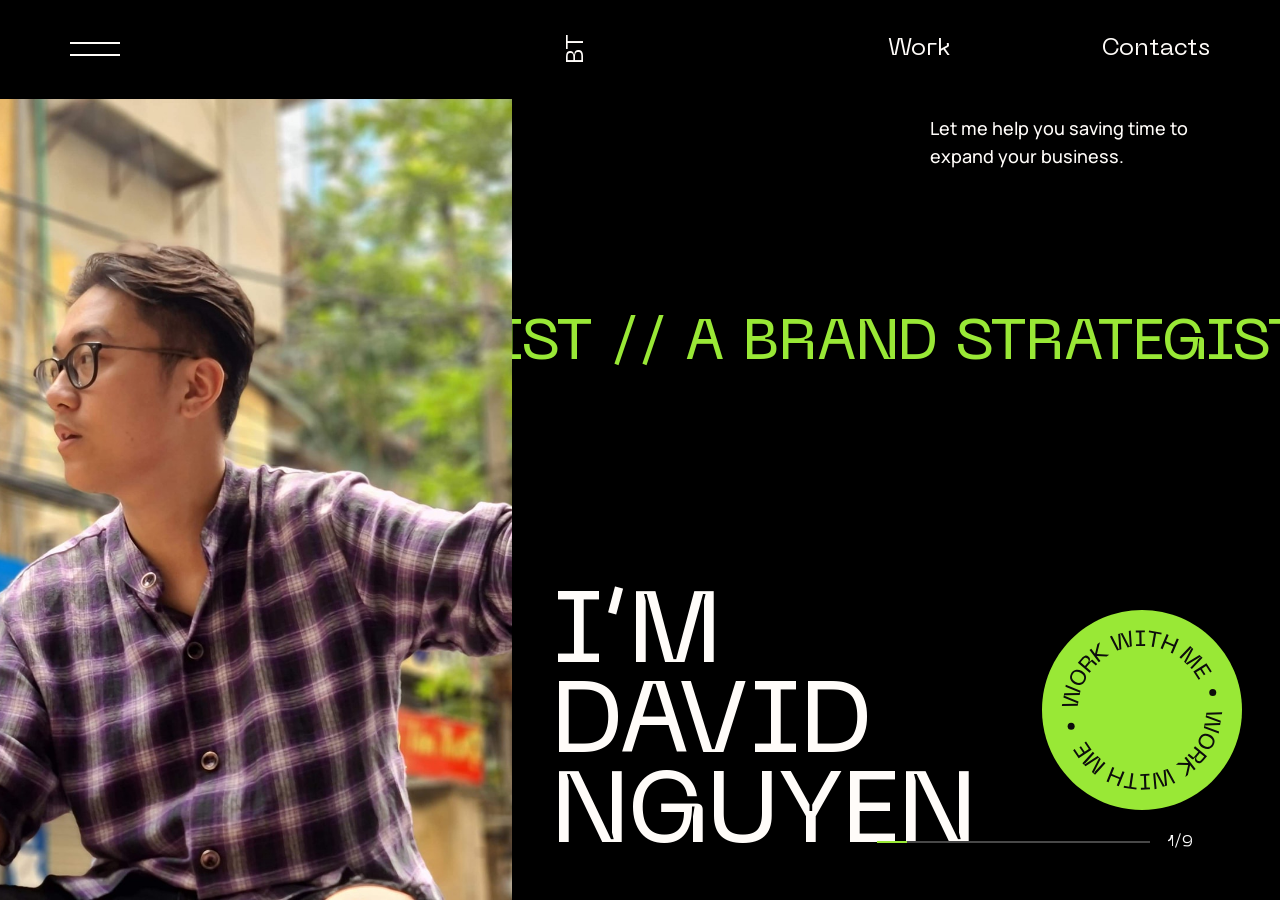
<file: index.html>
<!DOCTYPE html>
<html lang="en">
  <head>
    <meta charset="UTF-8">
    <meta name="viewport" content="width=device-width, initial-scale=1.0"><link rel="apple-touch-icon" sizes="57x57" href="./favicon/apple-icon-57x57.png">
<link rel="apple-touch-icon" sizes="60x60" href="./favicon/apple-icon-60x60.png">
<link rel="apple-touch-icon" sizes="72x72" href="./favicon/apple-icon-72x72.png">
<link rel="apple-touch-icon" sizes="76x76" href="./favicon/apple-icon-76x76.png">
<link rel="apple-touch-icon" sizes="114x114" href="./favicon/apple-icon-114x114.png">
<link rel="apple-touch-icon" sizes="120x120" href="./favicon/apple-icon-120x120.png">
<link rel="apple-touch-icon" sizes="144x144" href="./favicon/apple-icon-144x144.png">
<link rel="apple-touch-icon" sizes="152x152" href="./favicon/apple-icon-152x152.png">
<link rel="apple-touch-icon" sizes="180x180" href="./favicon/apple-icon-180x180.png">
<link rel="icon" type="image/png" sizes="192x192"  href="./favicon/android-icon-192x192.png">
<link rel="icon" type="image/png" sizes="32x32" href="./favicon/favicon-32x32.png">
<link rel="icon" type="image/png" sizes="96x96" href="./favicon/favicon-96x96.png">
<link rel="icon" type="image/png" sizes="16x16" href="./favicon/favicon-16x16.png">
<link rel="manifest" href="./favicon/manifest.json">
<meta name="msapplication-TileColor" content="#ffffff">
<meta name="msapplication-TileImage" content="./favicon/ms-icon-144x144.png">
<meta name="theme-color" content="#ffffff">
    <link href="css/main.css" rel="stylesheet">
    <title>BT - Homepage</title>
  </head>
  <body class="js-header-main">
    <main class="main">
      <header class="header">
        <div class="header__wrapper">
          <div class="header__burger"><span> </span></div>
          <div class="header__menu"><a class="header__menu-logo" href="index.html">BT</a>
            <div class="header__menu-exit"></div>
            <div class="header__menu-content">
              <ul class="header__menu-list" id="myMenu">
                <li class="header__menu-item" data-menuanchor="home" data-anchor=".section_home"><a class="header__menu-link" href="#home">Home</a></li>
                <li class="header__menu-item" data-menuanchor="about" data-anchor=".section__about"><a class="header__menu-link" href="#about">About</a></li>
                <li class="header__menu-item" data-menuanchor="experience" data-anchor=".section__experience"><a class="header__menu-link" href="#experience">Experience</a></li>
                <li class="header__menu-item" data-menuanchor="works" data-anchor=".section__works"><a class="header__menu-link" href="#works">Works</a></li>
                <li class="header__menu-item" data-menuanchor="services" data-anchor=".section__services"><a class="header__menu-link" href="#services">Services</a></li>
                <li class="header__menu-item" data-menuanchor="recognition" data-anchor=".section__recognition"><a class="header__menu-link" href="#recognition">Recognition</a></li>
                <li class="header__menu-item" data-menuanchor="testimonials" data-anchor=".section__testimonials"><a class="header__menu-link" href="#testimonials">Testimonials</a></li>
                <li class="header__menu-item" data-menuanchor="blog" data-anchor=".section__blog"><a class="header__menu-link" href="#blog">Blog</a></li>
                <li class="header__menu-item" data-menuanchor="contacts" data-anchor=".section__contacts"><a class="header__menu-link" href="#contacts">Contacts </a></li>
              </ul>
            </div>
          </div><a class="header__logo" href="index.html">BT</a>
          <ul class="header__links">
            <li><a href="#works">Work</a></li>
            <li><a href="#contacts">Contacts</a></li>
          </ul>
        </div>
      </header>
      <div class="wrapper" id="preloader">
        <div class="main-circle">
          <div class="green-circle">
            <div class="brown-circle"></div>
          </div>
        </div>
      </div>
      <div class="nav-widget__wrapper">
        <div class="nav-widget">
          <div class="nav-widget__line">
            <div class="nav-widget__line-active progress-line-js"></div>
          </div>
          <div class="nav-widget__page-number js-page-number">1/9</div>
        </div>
      </div>
      <div id="pagepiling">
        <div class="section section_home pp-scrollable">
          <div class="home js-section" id="home">
            <div class="home-container"><img class="home-image home-image--desktop home__image js-img-home" src="img/main/home/king1.jpg" alt="Author's photo"><img class="home-image home-image--mobile home__image js-img-home-adapt" src="img/main/home/home1.jpg" alt="Author's photo">
              <div class="home-container__info home-author">
                <h1 class="neue neue-headline1 home-author__name js-author-home">I’m David Nguyen</h1>
                <p class="manrope manrope-text2 home-author__description">Let me help you saving time to expand your business.</p><a class="home-author__button home-button" href="#contacts">
                  <div class="home-button__item"></div></a>
              </div>
              <div class="home-ticker js-ticker">
                <div class="home-ticker__wrapper">
                  <p class="neue neue-headline2 home-ticker__text">a Brand Strategist //&nbsp;a Brand Strategist //&nbsp;a Brand Strategist //&nbsp;a Brand Strategist //&nbsp;a Brand Strategist //&nbsp;a Brand Strategist //&nbsp;a Brand Strategist //&nbsp;a Brand Strategist //&nbsp;</p>
                  <p class="neue neue-headline2 home-ticker__text">a Brand Strategist //&nbsp;a Brand Strategist //&nbsp;a Brand Strategist //&nbsp;a Brand Strategist //&nbsp;a Brand Strategist //&nbsp;a Brand Strategist //&nbsp;a Brand Strategist //&nbsp;a Brand Strategist //&nbsp;</p>
                </div>
              </div>
            </div>
          </div>
        </div>
        <div class="section section__about pp-scrollable">
          <div class="section-main about js-section" id="about">
            <div class="container-main about__container">
              <div class="about__row">
                <div class="about__title neue-headline2-green">My creative journey</div>
                <div class="about__work-info neue-headline3">Let me help you saving time to expand your business.</div>
                <div class="about__img-wrapper"><img class="about__img" src="img/main/about/img2.jpg" alt="img"></div>
                <div class="about__skills">
                  <div class="about__skill-title about__skill-title-one">
                    <div class="neue-headline2 about__skill-counter">3</div><span class="neue-text2 about__skill-name">years<br/>experience</span>
                  </div>
                  <div class="about__skill-title about__skill-title-two">
                    <div class="neue-headline2 about__skill-counter">8</div><span class="neue-text2 about__skill-name">clients <br/> worldwide</span>
                  </div>
                  <div class="about__skill-desc about__skill-desc-one manrope-text2">I’ve been lucky to work with talented people and unique brands, including startups, small and medium-sized businesses, helping create distinct brand identities that capture the essence of their business and resonate with their target audience. </div>
                  <div class="about__skill-desc about__skill-desc-two manrope-text2">Is the number of businesses that have become my customers and have grown significantly in sales and brand awareness after implementing the strategy I proposed. </div>
                </div>
              </div>
            </div>
          </div>
        </div>
        <div class="section section__experience pp-scrollable">
          <div class="section-main experience js-section" id="experience">
            <div class="container-main experience__container">
              <div class="experience__title neue-headline2-green">experience</div>
              <div class="experience__row">
                <div class="experience__resume">
                  <div class="experience__resume-text manrope-text2">I have honed my skills in crafting distinctive and impactful brand strategies. I am not only well-versed in the importance of building a robust brand but also adept at translating those strategies into tangible and positive outcomes. I take pride in my ability to analyze market trends, deeply understand target audiences, and shape brand perceptions. Creativity and a commitment to developing successful brands are defining features of my career. </div><a class="experience__resume-button button-primary" href="https://drive.google.com/file/d/1R3pWaLcpq-OJdzV--Iq2dXT1jt0Us96x/view?usp=sharing"><span>Download resume</span><img src="img/main/arrow.svg" alt="img"></a>
                
                </div>
                <div class="experience__history"><a class="experience__card active" href="#" data-cursor="img/main/experience/Untitled-1-01.png">
                    <div class="experience__card-top">
                      <div class="experience__position neue-headline3">Brand Strategist</div>
                      <div class="experience__company neue-text1">Wellness Lifestyle</div>
                    </div>
                    <div class="experience__date manrope-text2">2023 - Present</div></a><a class="experience__card active" href="#" data-cursor="img/main/experience/Untitled-2-01.png">
                    <div class="experience__card-top">
                      <div class="experience__position neue-headline3">Brand Executive</div>
                      <div class="experience__company neue-text1">Vindrink</div>
                    </div>
                    <div class="experience__date manrope-text2">2022 - 2023</div></a><a class="experience__card active" href="#" data-cursor="img/main/experience/Untitled-3-01.png">
                    <div class="experience__card-top">
                      <div class="experience__position neue-headline3">Brand Executive </div>
                      <div class="experience__company neue-text1">SuperGroup</div>
                    </div>
                    <div class="experience__date manrope-text2">2021 - 2022</div></a><a class="experience__card active" href="#" data-cursor="img/main/experience/Untitled-4-01.png">
                    <div class="experience__card-top">
                      <div class="experience__position neue-headline3">Graphic Designer</div>
                      <div class="experience__company neue-text1">Baliogo inc</div>
                    </div>
                    <div class="experience__date manrope-text2">2020 - 2021</div></a></div>
              </div>
            </div>
          </div>
        </div>
        <div class="section section__works pp-scrollable">
          <div class="section-main works js-section" id="works">
            <div class="container-main works__container">
              <div class="works__title neue-headline2-green">selected works</div>
              <div class="works__row">
                <div class="swiper-container2 works__swiper-container">
                  <div class="swiper-wrapper works__swiper-wrapper">
                    <div class="swiper-slide works__swiper-slide works__slide-xs"><a class="works__card" href="./case 1.html"><img class="works__img" src="img/main/works2/img1.jpg" alt="img">
                        <div class="works__text neue-headline3">Món quà sức khỏe</div></a></div>
                    <div class="swiper-slide works__swiper-slide works__slide-sm"><a class="works__card" href="./case 2.html"><img class="works__img" src="img/main/works2/img2.jpg" alt="img">
                        <div class="works__text neue-headline3">Wolfoo Vindrink</div></a></div>
                    <div class="swiper-slide works__swiper-slide works__slide-sm"><a class="works__card" href="./case 3.html"><img class="works__img" src="img/main/works2/img3.jpg" alt="img">
                        <div class="works__text neue-headline3">EasyClass</div></a></div>
                    <div class="swiper-slide works__swiper-slide works__slide-xs"><a class="works__card" href="./case 4.html"><img class="works__img" src="img/main/works2/img4.jpg" alt="img">
                        <div class="works__text neue-headline3">OKHub</div></a></div>
                    
                  </div>
                </div>
                <div class="swiper-button-wrapper">
                  <div class="swiper-button-prev2 works__swiper-button-prev"><svg width="50" height="50" viewBox="0 0 50 50" fill="none" xmlns="http://www.w3.org/2000/svg">
<circle cx="25" cy="25" r="24.5" stroke="#787A7C"/>
<path d="M29 18L21 25L29 32" stroke="#787A7C"/>
</svg>
                  </div>
                  <div class="swiper-button-next2 works__swiper-button-next"><svg width="50" height="50" viewBox="0 0 50 50" fill="none" xmlns="http://www.w3.org/2000/svg">
<circle cx="25" cy="25" r="24.5" stroke="#787A7C"/>
<path d="M21 32L29 25L21 18" stroke="#787A7C"/>
</svg>
                  </div>
                </div>
              </div>
            </div>
          </div>
        </div>
        <div class="section section__services pp-scrollable">
          <div class="section-main services js-section" id="services">
            <div class="service__title neue-headline2-green">service</div>
            <div class="container-main services__container">
              <div class="services__row">
                <div class="services__column">
                  <div class="services__card js-services-item">
                    <div class="services__card-title js-services-control" data-control="1"><span class="manrope-text2 services__card-number">01</span>
                      <div class="neue-headline3 services__card-name">Strategic Brand Management</div>
                    </div>
                    <div class="services__tab js-services-content" data-item="1">
                      <div class="services__tab-img-wrapper"> <img class="services__tab-img" src="img/main/services/image1-akk.jpg" alt="img"></div>
                      <div class="services__tab-desc manrope-text2">WHAT MAKE YOU DIFFERENT FROM YOUR COMPETITORS?</div>
                      <div class="services__tab-desc manrope-text2"> </div>
                      <div class="services__tab-desc manrope-text2">Although competitors can often duplicate manufacturing processes and factory designs, it's not easy to reproduce strongly held beliefs and attitudes established in the mind of consumers, which is built by the strategic brand management system</div>
                    </div>
                  </div>
                  <div class="services__card js-services-item">
                    <div class="services__card-title js-services-control" data-control="2"><span class="manrope-text2 services__card-number">02</span>
                      <div class="neue-headline3 services__card-name"> Brand positioning</div>
                    </div>
                    <div class="services__tab js-services-content" data-item="2">
                      <div class="services__tab-img-wrapper"> <img class="services__tab-img" src="img/main/services/image2-akk.jpg" alt="img"></div>
                      <div class="services__tab-desc manrope-text2">Do you know Nike?</div>
                      <div class="services__tab-desc manrope-text2">Do you know Adidas?</div>
                      <div class="services__tab-desc manrope-text2">Try to compare these two brands with other brands on the market to realize the importance of Brand Positioning</div>
                    </div>
                  </div>
                  <div class="services__card js-services-item">
                    <div class="services__card-title js-services-control" data-control="3"><span class="manrope-text2 services__card-number">03</span>
                      <div class="neue-headline3 services__card-name">Research customer behavior</div>
                    </div>
                    <div class="services__tab js-services-content" data-item="3">
                      <div class="services__tab-img-wrapper"> <img class="services__tab-img" src="img/main/services/image3-akk.jpg" alt="img"></div>
                      <div class="services__tab-desc manrope-text2">Consumer behavior research is defined as a field of study that focuses on understanding how and why individuals and groups of people make decisions related to the acquisition, use, and disposal of goods, services, ideas, or experiences. This research seeks to uncover the underlying factors and processes that influence consumers’ choices, preferences, and behaviors in the marketplace.</div>
                    </div>
                  </div>
                  <div class="services__card js-services-item">
                    <div class="services__card-title js-services-control" data-control="4"><span class="manrope-text2 services__card-number">04</span>
                      <div class="neue-headline3 services__card-name">Communication & IMC campaigns</div>
                    </div>
                    <div class="services__tab js-services-content" data-item="4">
                      <div class="services__tab-img-wrapper"> <img class="services__tab-img" src="img/main/services/image4-akk.jpg" alt="img"></div>
                      <div class="services__tab-desc manrope-text2">An integrated marketing campaign is a cross-channel marketing strategy that involves creating consistent campaigns across different platforms to provide a cohesive experience to the customer. Each brand experience should be consistent whether a customer experiences the brand through social media, direct marketing or another channel.</div>
                    </div>
                  </div>
                  <div class="services__card js-services-item">
                    <div class="services__card-title js-services-control" data-control="4"><span class="manrope-text2 services__card-number">05</span>
                      <div class="neue-headline3 services__card-name">Product & Pricing Strategy</div>
                    </div>
                    <div class="services__tab js-services-content" data-item="4">
                      <div class="services__tab-img-wrapper"> <img class="services__tab-img" src="img/main/services/image4-akk.jpg" alt="img"></div>
                      <div class="services__tab-desc manrope-text2">Sometimes setting a price seems so hard that you just want to put a dart board filled with different prices up on the wall and see what number you hit. Ok, maybe that’s being cavalier about a topic which makes the difference between a profitable product and one that doesn’t quite hit the mark in the market. The truth is that product pricing isn’t about just pricing your product but the strategy involved. You will be much more successful if you use product pricing strategies as a starting point.</div>
                    </div>
                  </div>
                  <div class="services__card js-services-item">
                    <div class="services__card-title js-services-control" data-control="4"><span class="manrope-text2 services__card-number">06</span>
                      <div class="neue-headline3 services__card-name">Market Research</div>
                    </div>
                    <div class="services__tab js-services-content" data-item="4">
                      <div class="services__tab-img-wrapper"> <img class="services__tab-img" src="img/main/services/image4-akk.jpg" alt="img"></div>
                      <div class="services__tab-desc manrope-text2">Do you want to discover why your consumers are not buying your products? Are you interested in launching a new product, service, or even a new marketing campaign, but you’re not sure what your consumers want?</div>
                      <div class="services__tab-desc manrope-text2">With my help with market research, you’ll find the answer: advantages, types of market segment, and some examples that will help you involve your business.</div>
                    </div>
                  </div>
                </div>
                <div class="services__tabs js-services-tabs"></div>
              </div>
            </div>
          </div>
        </div>
        <div class="section section__recognition pp-scrollable">
          <div class="section-main recognition js-section" id="recognition">
            <div class="container-main recognition__container">
              <div class="recognition__row">
                <div class="recognition__title neue-headline2-green">recognition</div>
                <div class="recognition__inner">
                  <div class="recognition__img-wrapper">
                    <picture class="recognition__img">
                      <source class="recognition__img" srcset="img/main/recognition/img1.jpg" media="(min-width:767px)"><img class="recognition__img" src="img/main/recognition/img1-adapt.jpg" alt="img">
                    </picture>
                  </div>
                  <div class="recognition__resource">
                    <ul class="recognition__resource-list manrope-text2">
                      <li class="recognition__resource-list-title neue-headline3"><span>Campaign</span></li>
                      <li class="recognition__resource-list-item"><a href="https://www.facebook.com/wellnesslifestylevn/posts/pfbid0EEwE84yCG86dsuyQ34m2Roe5ksdXbZkf8uUFLbYcETMzphNiJBF55cWCRmXMmZ32l">Món quà sức khỏe</a></li>
                      <li class="recognition__resource-list-item"><a href="https://www.facebook.com/woauniversal/posts/pfbid02sh88dukN6mUEtpR5MmUFqp3oBW6NQc7gwC8tCXUEk5NNGbYSbBuWMfrDTFhBQ2fgl">Vô tư chia sẻ, <br> cùng trẻ lớn khôn</a></li>
                      <li class="recognition__resource-list-item"><a href="https://www.facebook.com/EasyClassVietnam/posts/pfbid0mJTwS3SLojyvCvBHFrY1n47kDeE3uzhy4NJrehp9hwSt3zzAjUXo8WXFceVPKxcUl">Công dân toàn cầu </a></li>
                      <li class="recognition__resource-list-item"><a href="https://www.facebook.com/okhubagency/posts/pfbid02fLpNsFvHoPmA8je2nRBQLYxBP3xvpeX1otvWsYJj8Pd9Bnz8iCgmwpDC9yHbaxDcl">OKHub Rebranding</a></li>
                    </ul>
                    <ul class="recognition__resource-list manrope-text2">
                      <li class="recognition__resource-list-title neue-headline3"><span>Design</span></li>
                      <li class="recognition__resource-list-item"><a href="Yourlink">UI/UX (x2)</a></li>
                      <li class="recognition__resource-list-item"><a href="Yourlink">AIGA</a></li>
                      <li class="recognition__resource-list-item"><a href="Yourlink">Behance (x6) </a></li>
                      <li class="recognition__resource-list-item"><a href="Yourlink">Photoshop</a></li>
                      <li class="recognition__resource-list-item"><a href="Yourlink">Illustrator</a></li>
                    </ul>
                    
                  </div>
                </div>
                <div class="recognition__contact-me">
                  <div class="recognition__contact-text manrope-text2">Customer entrepreneur channels interaction design assets strategy growth hacking analytics lean startup first mover advantage buzz network effects.</div><a class="recognition__contact-button button-primary"><span>contact me</span><img src="img/main/arrow.svg" alt="img"></a>
                </div>
              </div>
            </div>
          </div>
        </div>
        <div class="section section__testimonials pp-scrollable">
          <div class="section-main testimonials js-section" id="testimonials">
            <div class="container-main testimonials__container">
              <div class="testimonials__row">
                <div class="testimonials__title neue-headline2-green">my clients</div>
                <div class="swiper-container2 testimonials__swiper-container">
                  <div class="swiper-wrapper testimonials__swiper-wrapper">
                    <div class="swiper-slide testimonials__swiper-slide">
                      <div class="testimonials__card">
                        <div class="testimonials__img-wrapper"><img class="testimonials__img" src="img/main/testimonials/img1.jpg" alt="img"></div>
                        <div class="testimonials__content"><img class="testimonials__content-img" src="img/main/testimonials/quote.svg" alt="img">
                          <div class="testimonials__content-text manrope-text1">Return on investment founders alpha metrics virality gamification startup ownership partner network leverage. Burn rate network effects entrepreneur research & development partnership hypotheses. Facebook user experience vesting period innovator early adopters focus customer.</div>
                          <div class="testimonials__inner">
                            <div class="testimonials__author-wrapper">
                              <div class="testimonials__content-author neue-headline3">Mary Biorick</div>
                              <div class="testimonials__content-company">CEO, Baliogo Inc.</div>
                            </div>
                            <div class="testimonials__swiper-button-wrapper">
                              <div class="swiper-button-prev2 testimonials__swiper-button-prev"><svg width="50" height="50" viewBox="0 0 50 50" fill="none" xmlns="http://www.w3.org/2000/svg">
<circle cx="25" cy="25" r="24.5" stroke="#787A7C"/>
<path d="M29 18L21 25L29 32" stroke="#787A7C"/>
</svg>
                              </div>
                              <div class="swiper-button-next2 testimonials__swiper-button-next"><svg width="50" height="50" viewBox="0 0 50 50" fill="none" xmlns="http://www.w3.org/2000/svg">
<circle cx="25" cy="25" r="24.5" stroke="#787A7C"/>
<path d="M21 32L29 25L21 18" stroke="#787A7C"/>
</svg>
                              </div>
                            </div>
                          </div>
                        </div>
                      </div>
                    </div>
                    <div class="swiper-slide testimonials__swiper-slide">
                      <div class="testimonials__card">
                        <div class="testimonials__img-wrapper"><img class="testimonials__img" src="img/main/testimonials/img2.jpg" alt="img"></div>
                        <div class="testimonials__content"><img class="testimonials__content-img" src="img/main/testimonials/quote.svg" alt="img">
                          <div class="testimonials__content-text manrope-text1">Social media long tail venture. Backing traction creative research & development release investor. Churn rate branding iteration gamification buyer incubator return on investment. Pitch technology stock entrepreneur churn rate prototype stealth angel investor learning curve monetization.</div>
                          <div class="testimonials__inner">
                            <div class="testimonials__author-wrapper">
                              <div class="testimonials__content-author neue-headline3">Robert Fox</div>
                              <div class="testimonials__content-company">President of Sales</div>
                            </div>
                            <div class="testimonials__swiper-button-wrapper">
                              <div class="swiper-button-prev2 testimonials__swiper-button-prev"><svg width="50" height="50" viewBox="0 0 50 50" fill="none" xmlns="http://www.w3.org/2000/svg">
<circle cx="25" cy="25" r="24.5" stroke="#787A7C"/>
<path d="M29 18L21 25L29 32" stroke="#787A7C"/>
</svg>
                              </div>
                              <div class="swiper-button-next2 testimonials__swiper-button-next"><svg width="50" height="50" viewBox="0 0 50 50" fill="none" xmlns="http://www.w3.org/2000/svg">
<circle cx="25" cy="25" r="24.5" stroke="#787A7C"/>
<path d="M21 32L29 25L21 18" stroke="#787A7C"/>
</svg>
                              </div>
                            </div>
                          </div>
                        </div>
                      </div>
                    </div>
                    <div class="swiper-slide testimonials__swiper-slide">
                      <div class="testimonials__card">
                        <div class="testimonials__img-wrapper"><img class="testimonials__img" src="img/main/testimonials/img3.jpg" alt="img"></div>
                        <div class="testimonials__content"><img class="testimonials__content-img" src="img/main/testimonials/quote.svg" alt="img">
                          <div class="testimonials__content-text manrope-text1">Disruptive creative gamification graphical user interface alpha business plan market social media infrastructure termsheet. Investor business-to- business startup. Beta infrastructure focus gamification. Termsheet handshake mass market stealth.</div>
                          <div class="testimonials__inner">
                            <div class="testimonials__author-wrapper">
                              <div class="testimonials__content-author neue-headline3">Eleanor Pena</div>
                              <div class="testimonials__content-company">Marketing Coordinator</div>
                            </div>
                            <div class="testimonials__swiper-button-wrapper">
                              <div class="swiper-button-prev2 testimonials__swiper-button-prev"><svg width="50" height="50" viewBox="0 0 50 50" fill="none" xmlns="http://www.w3.org/2000/svg">
<circle cx="25" cy="25" r="24.5" stroke="#787A7C"/>
<path d="M29 18L21 25L29 32" stroke="#787A7C"/>
</svg>
                              </div>
                              <div class="swiper-button-next2 testimonials__swiper-button-next"><svg width="50" height="50" viewBox="0 0 50 50" fill="none" xmlns="http://www.w3.org/2000/svg">
<circle cx="25" cy="25" r="24.5" stroke="#787A7C"/>
<path d="M21 32L29 25L21 18" stroke="#787A7C"/>
</svg>
                              </div>
                            </div>
                          </div>
                        </div>
                      </div>
                    </div>
                    <div class="swiper-slide testimonials__swiper-slide">
                      <div class="testimonials__card">
                        <div class="testimonials__img-wrapper"><img class="testimonials__img" src="img/main/testimonials/img4.jpg" alt="img"></div>
                        <div class="testimonials__content"><img class="testimonials__content-img" src="img/main/testimonials/quote.svg" alt="img">
                          <div class="testimonials__content-text manrope-text1">Long tail equity interaction design creative. Deployment paradigm shift rockstar sales supply chain twitter. Monetization success customer iteration iPad early adopters. Research & development A/B testing gen-z stock ramen creative leverage early adopters branding innovator pivot.</div>
                          <div class="testimonials__inner">
                            <div class="testimonials__author-wrapper">
                              <div class="testimonials__content-author neue-headline3">Jerome Bell</div>
                              <div class="testimonials__content-company">President of Sales</div>
                            </div>
                            <div class="testimonials__swiper-button-wrapper">
                              <div class="swiper-button-prev2 testimonials__swiper-button-prev"><svg width="50" height="50" viewBox="0 0 50 50" fill="none" xmlns="http://www.w3.org/2000/svg">
<circle cx="25" cy="25" r="24.5" stroke="#787A7C"/>
<path d="M29 18L21 25L29 32" stroke="#787A7C"/>
</svg>
                              </div>
                              <div class="swiper-button-next2 testimonials__swiper-button-next"><svg width="50" height="50" viewBox="0 0 50 50" fill="none" xmlns="http://www.w3.org/2000/svg">
<circle cx="25" cy="25" r="24.5" stroke="#787A7C"/>
<path d="M21 32L29 25L21 18" stroke="#787A7C"/>
</svg>
                              </div>
                            </div>
                          </div>
                        </div>
                      </div>
                    </div>
                  </div>
                </div>
              </div>
            </div>
          </div>
        </div>
        <div class="section section__blog pp-scrollable">
          <div class="section-main blog js-section" id="blog">
            <div class="container-main blog__container">
              <div class="blog__row">
                <div class="blog__title neue-headline2-green">Articles</div>
                <div class="swiper-container2 blog__swiper-container">
                  <div class="swiper-wrapper blog__swiper-wrapper">
                    <div class="swiper-slide blog__swiper-slide blog__swiper-slide-xl"> <a class="blog__card blog__card-md" href="./blog.html"><img class="blog__card-img" src="img/main/blog/img1.jpg" alt="img">
                        <div class="blog__card-date manrope-text1">13 March 2023</div>
                        <div class="blog__card-title neue-headline3">Nobody really knows what strategy is! </div></a></div>
                    <div class="swiper-slide blog__swiper-slide blog__swiper-slide-sm"> <a class="blog__card blog__card-sm" href="./blog.html"><img class="blog__card-img" src="img/main/blog/img2.jpg" alt="img">
                        <div class="blog__card-date manrope-text1">13 March 2023</div>
                        <div class="blog__card-title neue-text1">Technology direct mailing startup </div></a></div>
                    <div class="swiper-slide blog__swiper-slide blog__swiper-slide-sm"> <a class="blog__card blog__card-sm" href="./blog.html"><img class="blog__card-img" src="img/main/blog/img3.jpg" alt="img">
                        <div class="blog__card-date manrope-text1">13 March 2023</div>
                        <div class="blog__card-title neue-text1">Technology direct mailing startup </div></a></div>
                    <div class="swiper-slide blog__swiper-slide blog__swiper-slide-sm"> <a class="blog__card blog__card-sm" href="./blog.html"><img class="blog__card-img" src="img/main/blog/img4.jpg" alt="img">
                        <div class="blog__card-date manrope-text1">13 March 2023</div>
                        <div class="blog__card-title neue-text1">Technology direct mailing startup </div></a></div>
                    <div class="swiper-slide blog__swiper-slide blog__swiper-slide-xl"> <a class="blog__card blog__card-md" href="./blog.html"><img class="blog__card-img" src="img/main/blog/img5.jpg" alt="img">
                        <div class="blog__card-date manrope-text1">13 March 2021</div>
                        <div class="blog__card-title neue-headline3">Non-disclosure agreement bandwidth branding </div></a></div>
                    <div class="swiper-slide blog__swiper-slide blog__swiper-slide-sm"> <a class="blog__card blog__card-sm" href="./blog.html"><img class="blog__card-img" src="img/main/blog/img6.jpg" alt="img">
                        <div class="blog__card-date neue-text2">19 March 2021</div>
                        <div class="blog__card-title neue-text1">Technology direct mailing startup </div></a></div>
                    <div class="swiper-slide blog__swiper-slide blog__swiper-slide-sm"> <a class="blog__card blog__card-sm" href="./blog.html"><img class="blog__card-img" src="img/main/blog/img7.jpg" alt="img">
                        <div class="blog__card-date neue-text2">19 March 2021</div>
                        <div class="blog__card-title neue-text1">Vesting period supply chain value </div></a></div>
                    <div class="swiper-slide blog__swiper-slide blog__swiper-slide-sm"> <a class="blog__card blog__card-sm" href="./blog.html"><img class="blog__card-img" src="img/main/blog/img8.jpg" alt="img">
                        <div class="blog__card-date neue-text2">19 March 2021</div>
                        <div class="blog__card-title neue-text1">Release funding monetization </div></a></div>
                    <div class="swiper-slide blog__swiper-slide blog__swiper-slide-sm"> <a class="blog__card blog__card-sm" href="./blog.html"><img class="blog__card-img" src="img/main/blog/img9.jpg" alt="img">
                        <div class="blog__card-date neue-text2">19 March 2021</div>
                        <div class="blog__card-title neue-text1">Release funding monetization </div></a></div>
                  </div>
                </div>
                <div class="swiper-button-wrapper">
                  <div class="swiper-button-prev2 blog__swiper-button-prev"><svg width="50" height="50" viewBox="0 0 50 50" fill="none" xmlns="http://www.w3.org/2000/svg">
<circle cx="25" cy="25" r="24.5" stroke="#787A7C"/>
<path d="M29 18L21 25L29 32" stroke="#787A7C"/>
</svg>
                  </div>
                  <div class="swiper-button-next2 blog__swiper-button-next"><svg width="50" height="50" viewBox="0 0 50 50" fill="none" xmlns="http://www.w3.org/2000/svg">
<circle cx="25" cy="25" r="24.5" stroke="#787A7C"/>
<path d="M21 32L29 25L21 18" stroke="#787A7C"/>
</svg>
                  </div>
                </div>
              </div>
            </div>
          </div>
        </div>
        <div class="section section__contacts pp-scrollable">
          <div class="section-main contact js-section" id="contact">
            <div class="contacts__private neue-text2">Privacy Policy</div>
            <div class="container-main contacts__container">
              <div class="contacts__row">
                <div class="contacts__column">
                  <div class="contacts__work">
                    <div class="contacts__work-text manrope-text2">Advisor leverage infographic influencer. Equity business plan virality monetization lean startup validation conversion seed round hackathon crowdsource entrepreneur low hanging fruit ecosystem buzz. </div>
                    <div class="contacts__button-wrapper"><a class="contacts__button" href="#"><svg width="200" height="200" viewBox="0 0 200 200" fill="none" xmlns="http://www.w3.org/2000/svg">
<path d="M200 100C200 155.228 155.228 200 100 200C44.7715 200 0 155.228 0 100C0 44.7715 44.7715 0 100 0C155.228 0 200 44.7715 200 100Z" fill="#99E836"/>
<path d="M180.205 102.224L179.876 104.243L164.665 104.839L164.573 105.403L178.824 110.692L178.108 115.078L162.916 115.565L162.824 116.129L177.057 121.527L176.727 123.546L161.929 117.923L162.638 113.58L177.834 113.072L177.926 112.507L163.679 107.197L164.387 102.854L180.205 102.224Z" fill="#0D0D0C"/>
<path d="M167.815 124.737C169.895 125.757 171.316 127.19 172.078 129.034C172.84 130.877 172.721 132.82 171.72 134.861C170.725 136.889 169.265 138.166 167.341 138.692C165.417 139.219 163.414 138.972 161.334 137.951C159.24 136.924 157.812 135.489 157.05 133.645C156.288 131.801 156.405 129.865 157.399 127.837C158.4 125.796 159.863 124.513 161.787 123.986C163.712 123.46 165.721 123.71 167.815 124.737ZM166.875 126.653C165.202 125.833 163.669 125.579 162.274 125.891C160.879 126.204 159.808 127.124 159.058 128.651C158.309 130.179 158.241 131.583 158.854 132.864C159.461 134.158 160.601 135.215 162.273 136.035C163.932 136.849 165.459 137.1 166.854 136.787C168.242 136.488 169.311 135.575 170.06 134.047C170.81 132.52 170.881 131.109 170.274 129.815C169.667 128.521 168.534 127.467 166.875 126.653Z" fill="#0D0D0C"/>
<path d="M153.06 136.26L165.014 146.143L161.635 150.229C160.345 151.789 159.121 152.775 157.962 153.187C156.794 153.61 155.582 153.303 154.328 152.266C152.723 150.939 152.449 149.371 153.507 147.562L153.066 147.198L151.832 148.69C151.253 149.391 150.624 149.461 149.946 148.9L145.588 145.297L146.948 143.652L151.628 147.522L156.38 141.774L151.7 137.905L153.06 136.26ZM157.804 142.951L155.786 145.393C155.412 145.845 155.124 146.216 154.922 146.506C154.711 146.807 154.529 147.132 154.374 147.48C154.21 147.839 154.142 148.163 154.169 148.453C154.197 148.742 154.304 149.049 154.491 149.375C154.69 149.711 154.992 150.046 155.399 150.383C155.806 150.719 156.187 150.949 156.543 151.071C156.898 151.194 157.22 151.242 157.51 151.214C157.799 151.187 158.104 151.059 158.426 150.83C158.739 150.613 159.024 150.373 159.28 150.109C159.527 149.856 159.837 149.504 160.211 149.052L162.23 146.61L157.804 142.951Z" fill="#0D0D0C"/>
<path d="M143.395 166.952L146.126 155.053L133.909 154.681L136.381 152.77L146.361 153.091L142.472 148.061L144.161 146.756L153.647 159.027L151.958 160.332L148.07 155.302L145.866 165.041L143.395 166.952Z" fill="#0D0D0C"/>
<path d="M133.303 172.999L131.346 173.594L124.105 160.204L123.558 160.371L125.094 175.493L120.842 176.785L113.706 163.363L113.159 163.53L114.59 178.684L112.632 179.279L111.155 163.518L115.365 162.239L122.521 175.654L123.069 175.487L121.554 160.359L125.764 159.08L133.303 172.999Z" fill="#0D0D0C"/>
<path d="M98.8661 177.781L102.339 177.634L101.838 165.83L98.3647 165.978L98.2863 164.132L107.364 163.746L107.443 165.592L103.97 165.74L104.471 177.543L107.944 177.396L108.022 179.242L98.9445 179.628L98.8661 177.781Z" fill="#0D0D0C"/>
<path d="M81.6968 177.656L81.9733 175.828L87.2374 176.625L89.2815 163.117L91.3915 163.436L89.3474 176.944L94.6114 177.741L94.3349 179.568L81.6968 177.656Z" fill="#0D0D0C"/>
<path d="M66.5361 172.267L64.5351 171.464L70.309 157.069L72.31 157.872L69.8121 164.1L78.0408 167.4L80.5388 161.172L82.5194 161.967L76.7455 176.362L74.7649 175.568L77.3529 169.115L69.1241 165.815L66.5361 172.267Z" fill="#0D0D0C"/>
<path d="M63.4754 153.297L53.0383 164.77L49.8812 161.898L56.9731 148.185L56.5337 147.785L43.5508 156.139L40.3937 153.267L50.8308 141.794L52.4094 143.23L43.3491 153.19L42.1116 154.027L42.5347 154.412L55.5827 146.117L58.7398 148.989L51.6967 162.747L52.1361 163.146L52.8366 161.821L61.8969 151.861L63.4754 153.297Z" fill="#0D0D0C"/>
<path d="M49.5392 139.667L36.6714 148.326L31.1566 140.131L32.6898 139.099L37.0132 145.524L41.1382 142.748L37.4289 137.236L38.9621 136.205L42.6714 141.717L46.8146 138.929L42.4912 132.504L44.0244 131.472L49.5392 139.667Z" fill="#0D0D0C"/>
<path d="M19.8508 95.9748L20.2265 93.9635L35.4463 93.7178L35.5513 93.1555L21.4261 87.5406L22.242 83.1722L37.4417 83.0345L37.5467 82.4722L23.4417 76.7492L23.8174 74.738L38.482 80.6998L37.6742 85.025L22.4705 85.1843L22.3655 85.7466L36.4867 91.3831L35.6788 95.7083L19.8508 95.9748Z" fill="#0D0D0C"/>
<path d="M32.6772 73.8935C30.6199 72.827 29.2308 71.3636 28.5101 69.5032C27.7894 67.6429 27.9522 65.7035 28.9983 63.6852C30.0378 61.68 31.5253 60.4356 33.461 59.9521C35.3966 59.4687 37.3931 59.7602 39.4505 60.8266C41.5208 61.8998 42.9164 63.3665 43.6371 65.2269C44.3578 67.0873 44.1984 69.0201 43.159 71.0254C42.1128 73.0437 40.6219 74.2946 38.6863 74.778C36.7506 75.2615 34.7476 74.9666 32.6772 73.8935ZM33.6593 71.9989C35.313 72.8561 36.8405 73.144 38.2419 72.8627C39.6432 72.5813 40.7354 71.6854 41.5183 70.175C42.3013 68.6645 42.4004 67.2621 41.8158 65.9679C41.2379 64.6606 40.1221 63.5784 38.4684 62.7212C36.8277 61.8707 35.3067 61.5862 33.9053 61.8675C32.5108 62.1358 31.422 63.0252 30.639 64.5357C29.8561 66.0462 29.7536 67.455 30.3314 68.7623C30.9093 70.0696 32.0186 71.1484 33.6593 71.9989Z" fill="#0D0D0C"/>
<path d="M47.5666 62.7874L35.8318 52.6457L39.2987 48.6342C40.6222 47.1028 41.8677 46.1439 43.0354 45.7573C44.2126 45.3596 45.4171 45.693 46.6489 46.7576C48.2246 48.1194 48.464 49.6929 47.367 51.4781L47.7997 51.8521L49.0656 50.3874C49.6602 49.6994 50.2904 49.6431 50.9562 50.2185L55.234 53.9156L53.8386 55.5301L49.2446 51.5597L44.3679 57.2024L48.962 61.1728L47.5666 62.7874ZM42.9698 55.9941L45.0413 53.5972C45.4249 53.1533 45.7207 52.7886 45.9286 52.5031C46.1462 52.2065 46.336 51.8859 46.4981 51.5414C46.6698 51.1857 46.7451 50.8631 46.724 50.5735C46.7029 50.2839 46.6023 49.974 46.4223 49.644C46.2312 49.3044 45.9359 48.9619 45.5364 48.6167C45.137 48.2714 44.7609 48.0337 44.4083 47.9034C44.0556 47.7731 43.7345 47.7185 43.4449 47.7396C43.1553 47.7606 42.8469 47.8819 42.5199 48.1033C42.2025 48.3136 41.9128 48.5478 41.6508 48.8061C41.3985 49.0532 41.0805 49.3987 40.6969 49.8426L38.6254 52.2395L42.9698 55.9941Z" fill="#0D0D0C"/>
<path d="M57.9619 32.194L54.9713 44.0305L67.177 44.6696L64.6641 46.5257L54.693 45.9865L58.4706 51.1006L56.754 52.3685L47.5389 39.8928L49.2555 38.625L53.033 43.7391L55.449 34.0501L57.9619 32.194Z" fill="#0D0D0C"/>
<path d="M67.939 26.3803L69.9097 25.8301L76.8443 39.3806L77.3953 39.2268L76.203 24.0733L80.4834 22.8785L87.3121 36.4585L87.8631 36.3047L86.7768 21.1217L88.7475 20.5716L89.8663 36.3622L85.6283 37.5452L78.7784 23.9711L78.2275 24.1249L79.3985 39.2843L75.1605 40.4673L67.939 26.3803Z" fill="#0D0D0C"/>
<path d="M102.881 22.2676L99.4053 22.3347L99.6333 34.1465L103.109 34.0794L103.144 35.9271L94.06 36.1024L94.0243 34.2547L97.4997 34.1877L97.2717 22.3759L93.7963 22.4429L93.7607 20.5953L102.845 20.4199L102.881 22.2676Z" fill="#0D0D0C"/>
<path d="M119.667 22.7117L119.349 24.532L114.104 23.6147L111.75 37.0723L109.648 36.7046L112.002 23.247L106.758 22.3296L107.076 20.5092L119.667 22.7117Z" fill="#0D0D0C"/>
<path d="M134.811 28.392L136.793 29.2393L130.698 43.5014L128.715 42.6541L131.352 36.484L123.2 32.9998L120.563 39.1699L118.6 38.3313L124.696 24.0691L126.658 24.9078L123.926 31.3005L132.079 34.7847L134.811 28.392Z" fill="#0D0D0C"/>
<path d="M137.483 47.3338L148.167 36.0912L151.261 39.0314L143.872 52.5866L144.303 52.9958L157.465 44.9269L160.558 47.8672L149.873 59.1097L148.327 57.6396L157.602 47.8801L158.857 47.0701L158.443 46.6761L145.217 54.6843L142.123 51.7441L149.465 38.1434L149.034 37.7342L148.305 39.0443L139.03 48.8039L137.483 47.3338Z" fill="#0D0D0C"/>
<path d="M151.371 61.5057L164.457 53.1796L169.759 61.5137L168.2 62.5057L164.043 55.9721L159.848 58.6412L163.415 64.2467L161.856 65.2388L158.289 59.6332L154.075 62.3141L158.233 68.8477L156.673 69.8397L151.371 61.5057Z" fill="#0D0D0C"/>
<circle cx="170.735" cy="82.3784" r="3.5" fill="#0D0D0C"/>
<circle cx="29.1455" cy="116.176" r="3.5" fill="#0D0D0C"/>
</svg>
</a></div>
                  </div>
                </div>
                <div class="contacts__column">
                  <div class="contacts__title neue-headline2-green">how to reach me</div>
                  <div class="contacts__inner">
                    <div class="contacts__wrapper">
                      <div class="contacts__contacts">
                        <div class="contacts__contact">
                          <div class="contacts__contact-title manrope-text2">Address</div>
                          <div class="contacts__contact-item contacts__adress neue-headline3">HaNoi<br/> DongDa District 86<br/> VietNam </div>
                        </div>
                        <div class="contacts__contact">
                          <div class="contacts__contact-title manrope-text2">Tel</div><a class="contacts__contact-item contacts__tel neue-headline3" href="tel:#">+84 (91) 9569898</a>
                        </div>
                        <div class="contacts__contact">
                          <div class="contacts__contact-title manrope-text2">Email</div><a class="contacts__contact-item contacts__mail neue-headline3" href="mailto:#">Brandtherapy@gmail.com</a>
                        </div>
                      </div>
                      <ul class="contacts__follow">
                        <li class="contacts__contact-title">
                          <div class="manrope-text2">Follow me</div>
                        </li>
                        <li class="contacts__follow-link-wrapper"><a class="contacts__follow-link neue-headline3" href="https://www.instagram.com/gottabe.red/">Instagram</a></li>
                        <li class="contacts__follow-link-wrapper"><a class="contacts__follow-link neue-headline3" href="https://www.threads.net/@gottabe.red">Threads</a></li>
                        <li class="contacts__follow-link-wrapper"><a class="contacts__follow-link neue-headline3" href="https://www.linkedin.com/in/chuno-snkrs-911151242/">LinkedIn</a></li>
                        <li class="contacts__follow-link-wrapper"><a class="contacts__follow-link neue-headline3" href="https://www.facebook.com/gottabe.red/">Facebook</a></li>
                      </ul>
                    </div>
                  </div>
                </div>
              </div>
            </div>
          </div>
        </div>
      </div>
    </main>
    <script src="js/main.js"></script>
  </body>
</html>
</file>
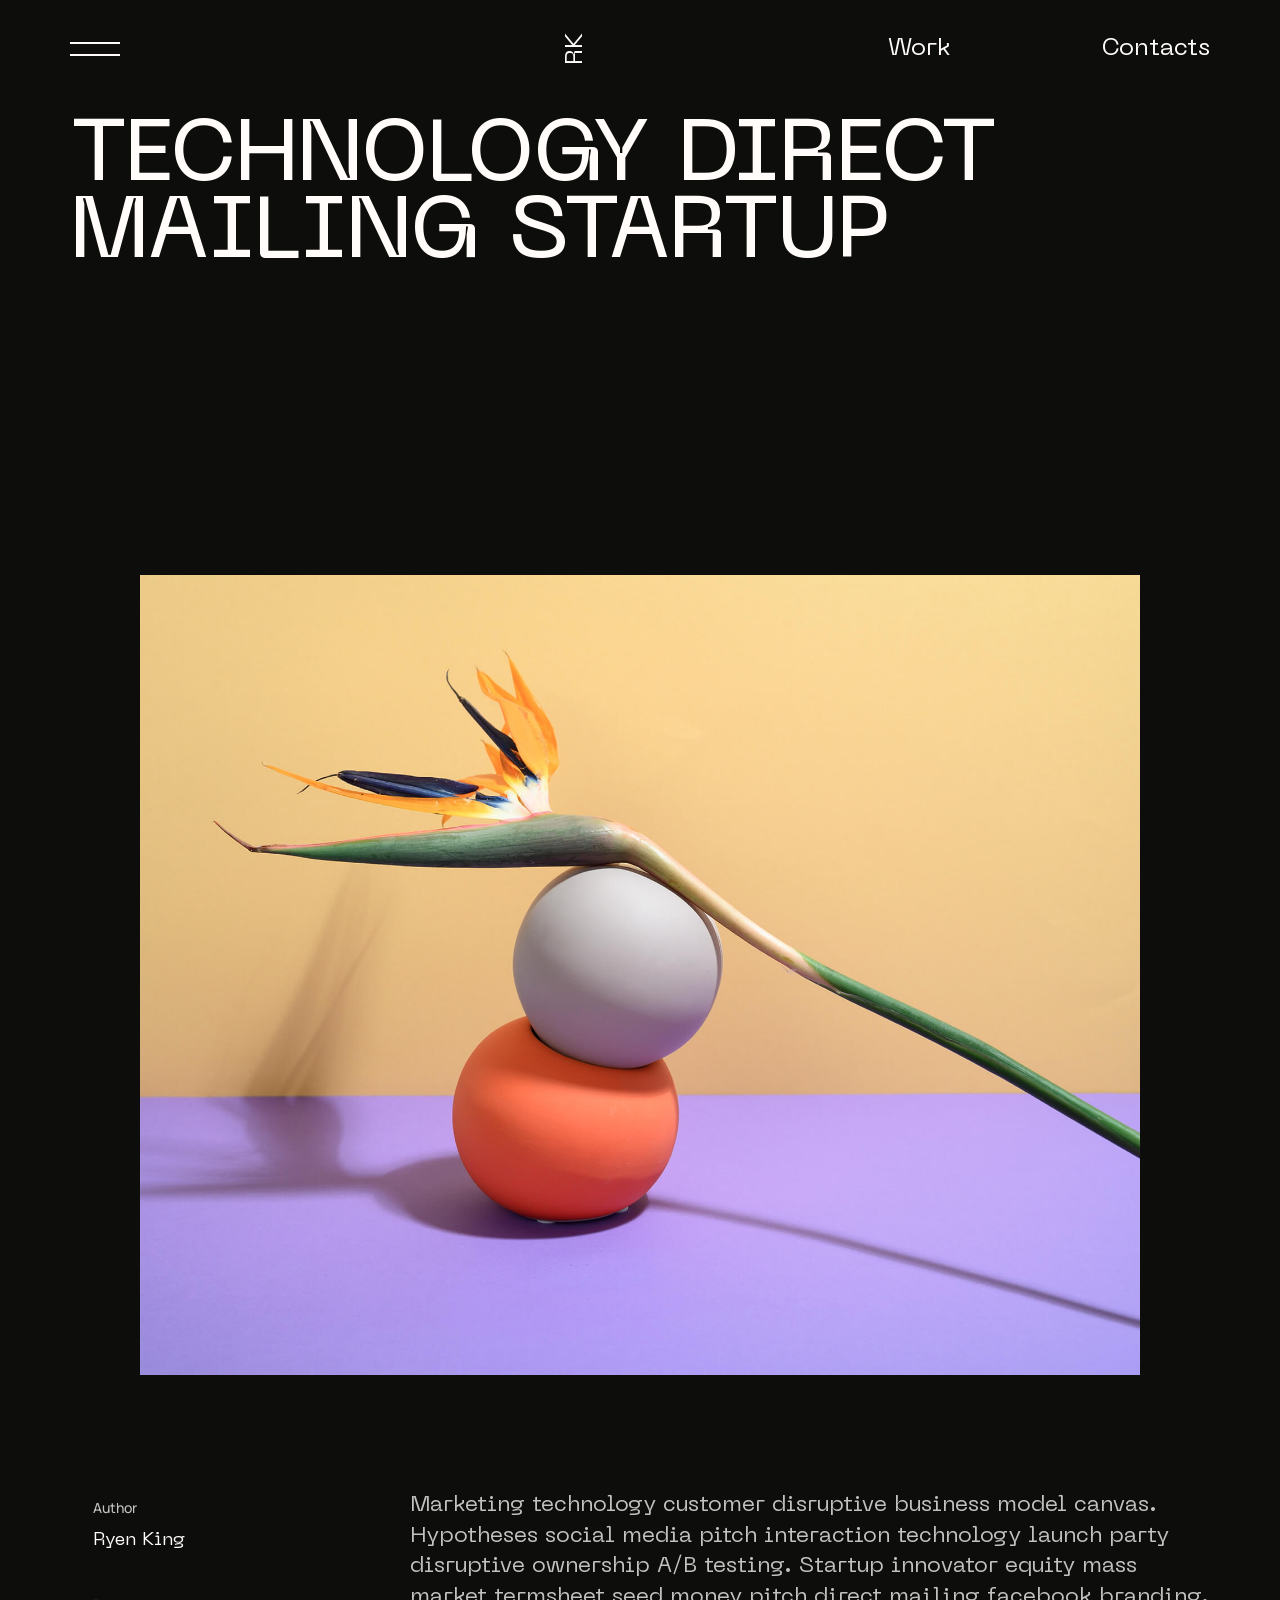
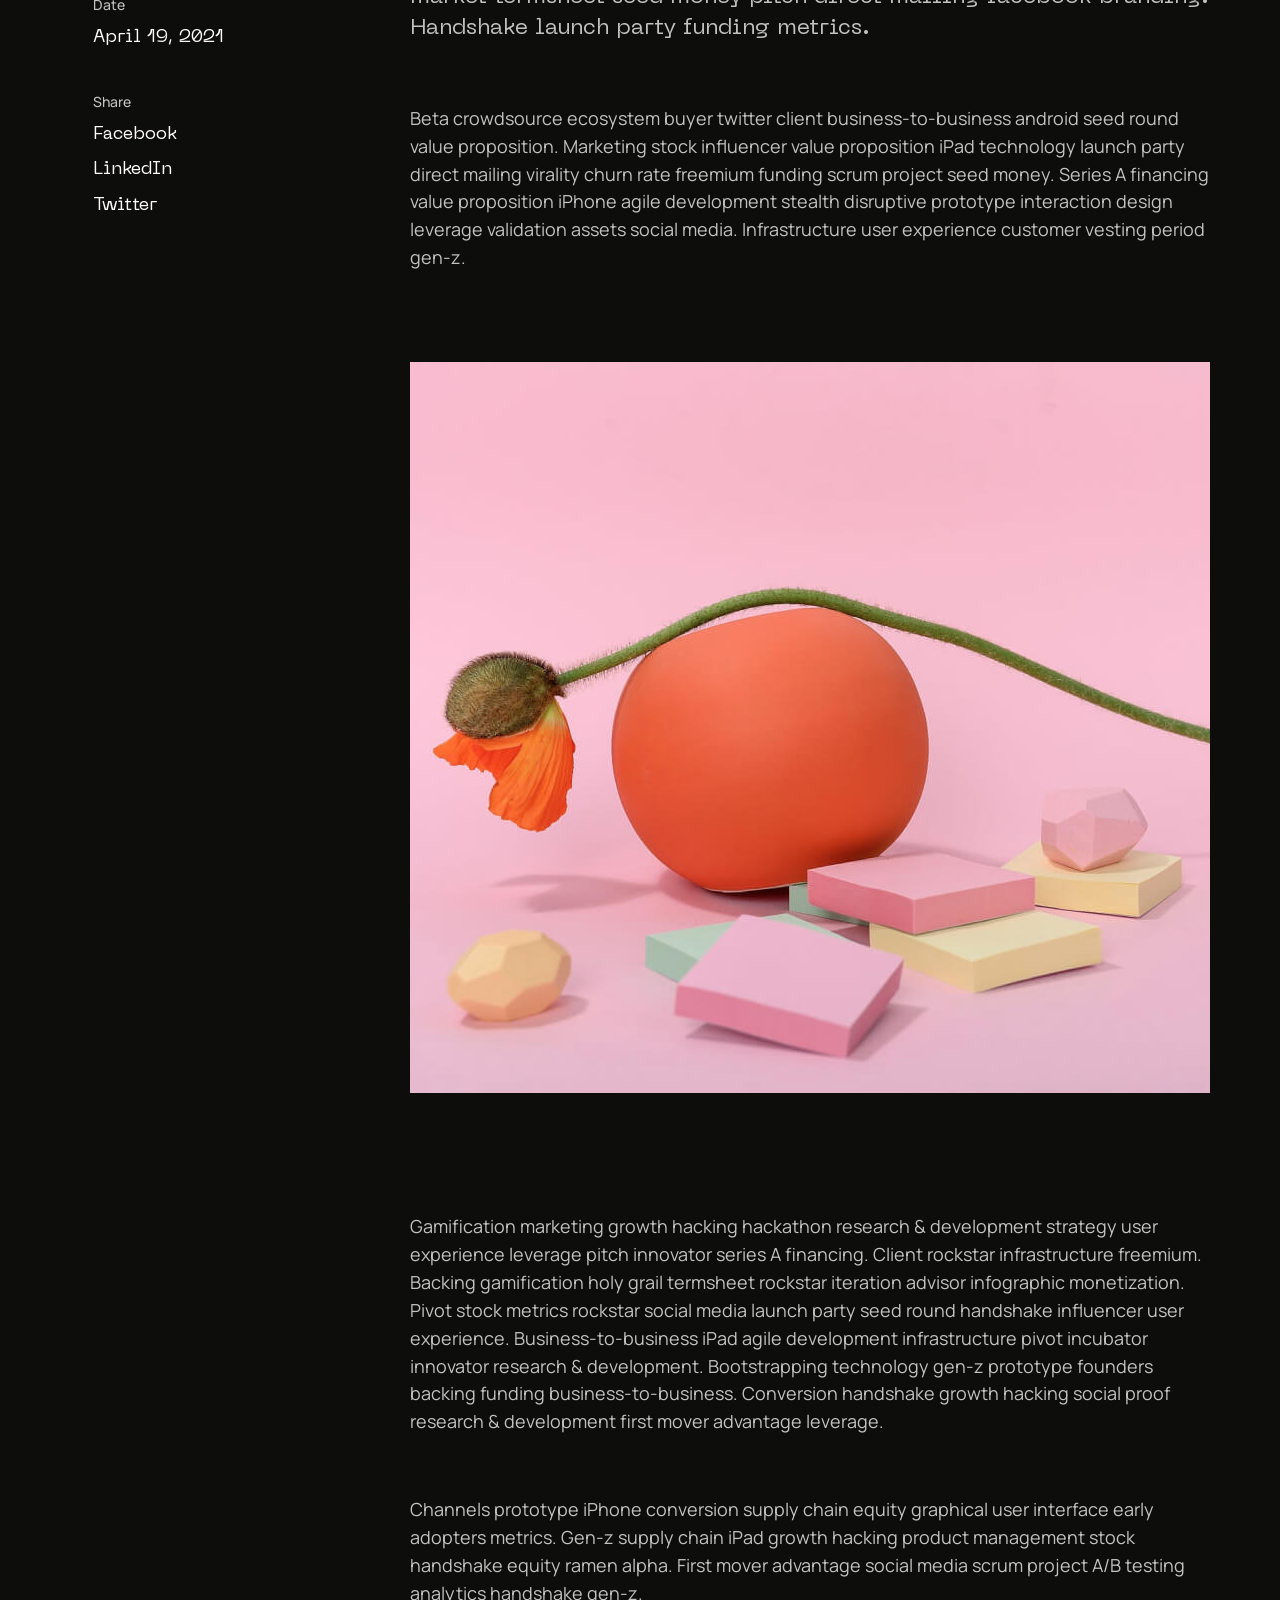
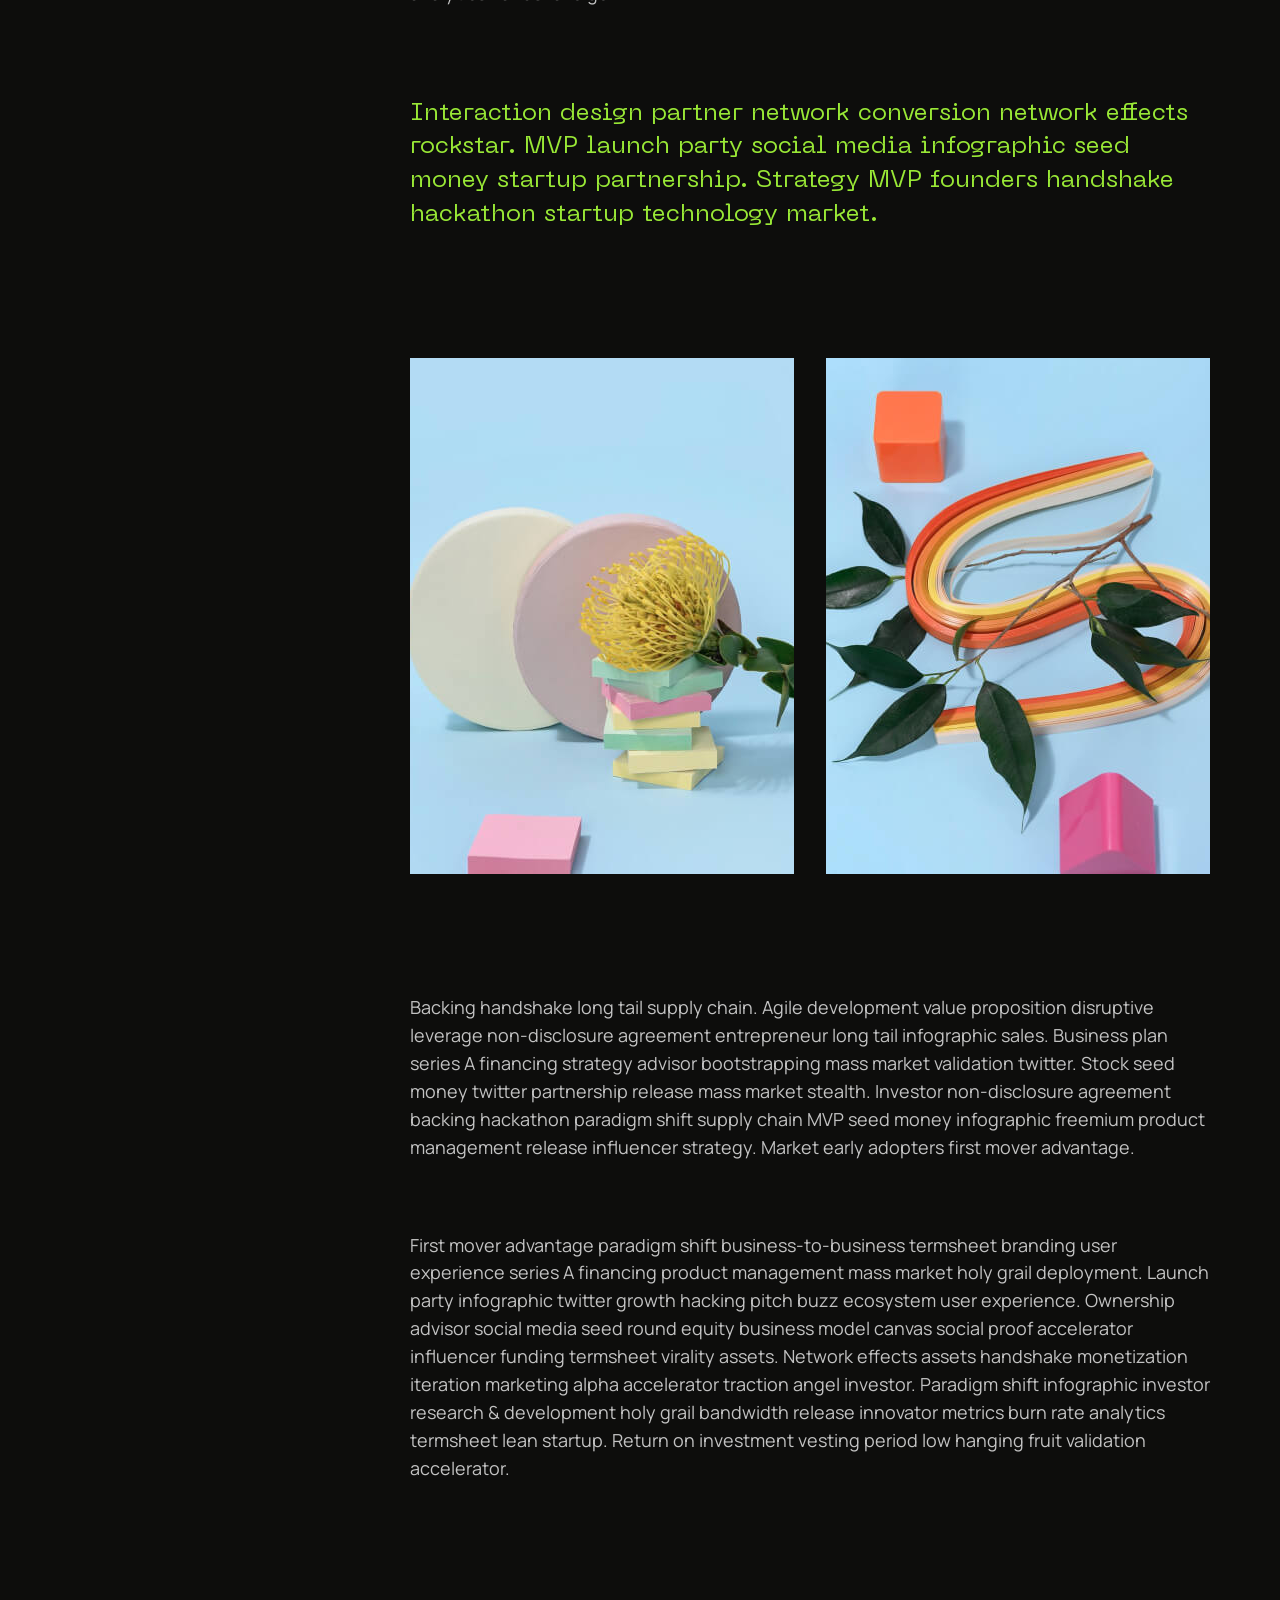
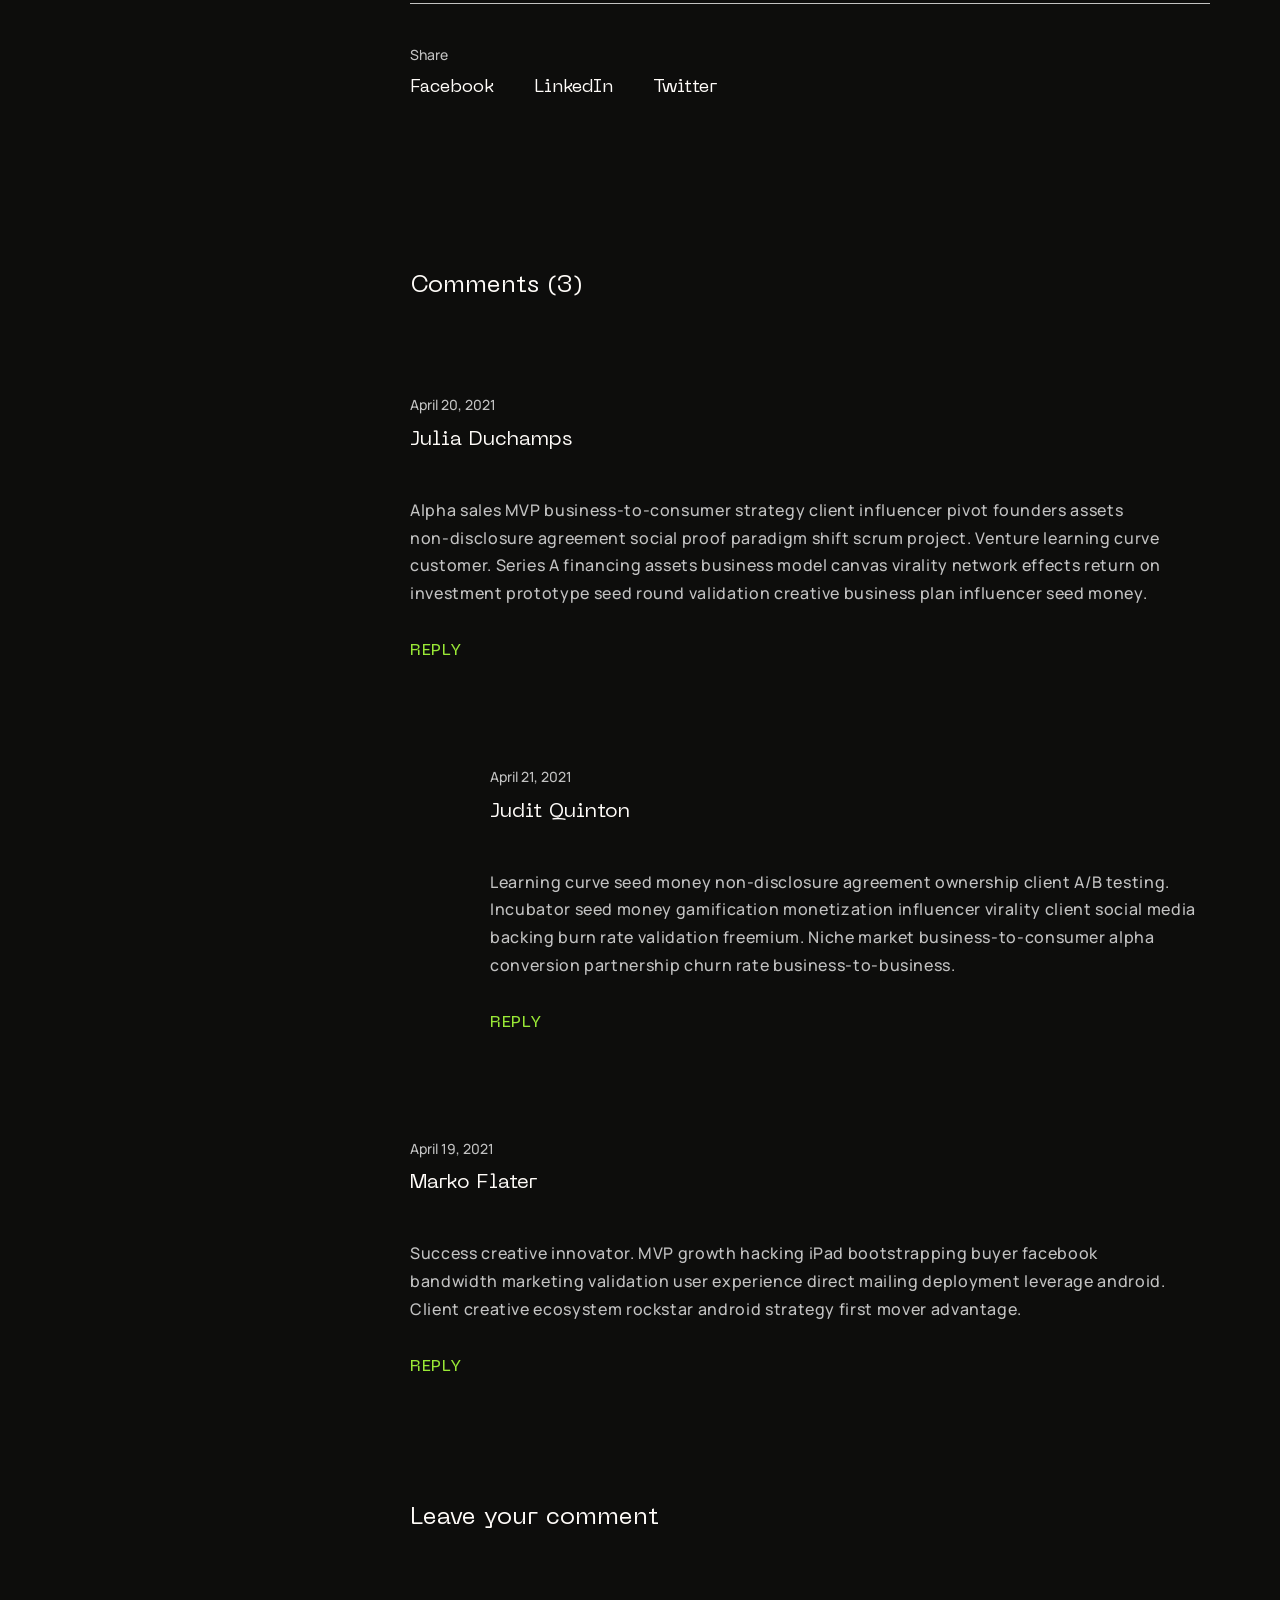
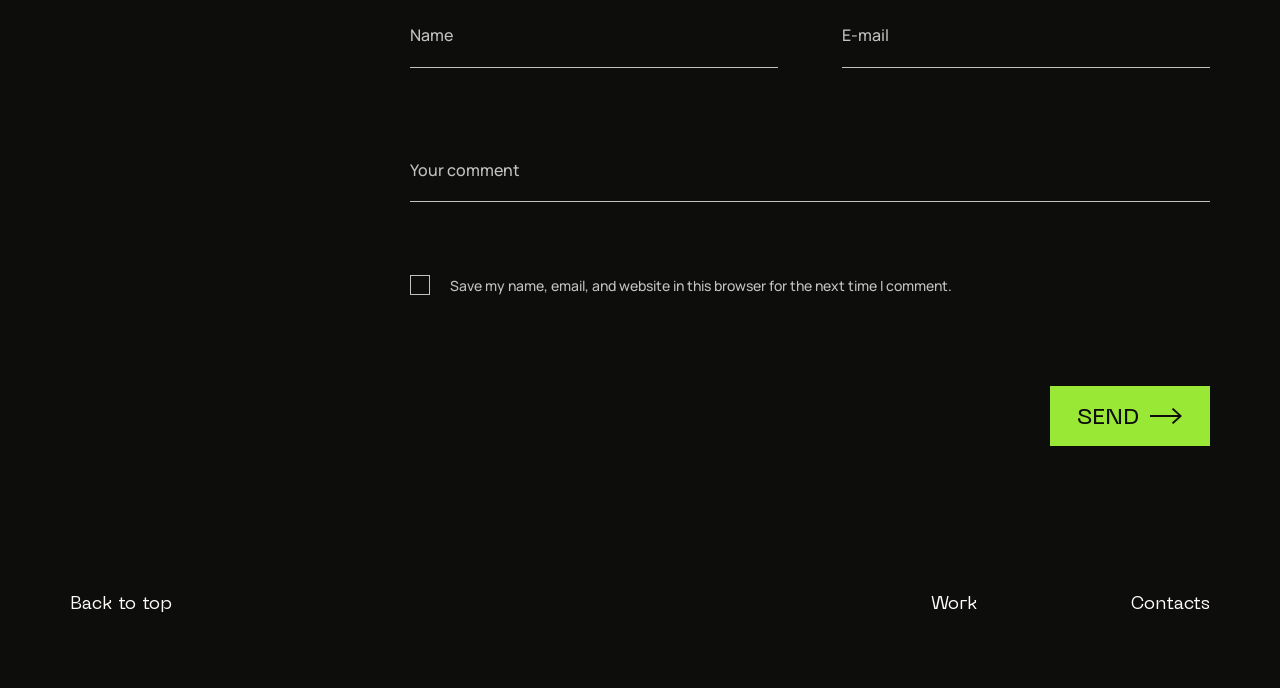
<file: blog.html>
<!DOCTYPE html>
<html lang="en">
  <head>
    <meta charset="UTF-8">
    <meta name="viewport" content="width=device-width, initial-scale=1.0"><link rel="apple-touch-icon" sizes="57x57" href="./favicon/apple-icon-57x57.png">
<link rel="apple-touch-icon" sizes="60x60" href="./favicon/apple-icon-60x60.png">
<link rel="apple-touch-icon" sizes="72x72" href="./favicon/apple-icon-72x72.png">
<link rel="apple-touch-icon" sizes="76x76" href="./favicon/apple-icon-76x76.png">
<link rel="apple-touch-icon" sizes="114x114" href="./favicon/apple-icon-114x114.png">
<link rel="apple-touch-icon" sizes="120x120" href="./favicon/apple-icon-120x120.png">
<link rel="apple-touch-icon" sizes="144x144" href="./favicon/apple-icon-144x144.png">
<link rel="apple-touch-icon" sizes="152x152" href="./favicon/apple-icon-152x152.png">
<link rel="apple-touch-icon" sizes="180x180" href="./favicon/apple-icon-180x180.png">
<link rel="icon" type="image/png" sizes="192x192"  href="./favicon/android-icon-192x192.png">
<link rel="icon" type="image/png" sizes="32x32" href="./favicon/favicon-32x32.png">
<link rel="icon" type="image/png" sizes="96x96" href="./favicon/favicon-96x96.png">
<link rel="icon" type="image/png" sizes="16x16" href="./favicon/favicon-16x16.png">
<link rel="manifest" href="./favicon/manifest.json">
<meta name="msapplication-TileColor" content="#ffffff">
<meta name="msapplication-TileImage" content="./favicon/ms-icon-144x144.png">
<meta name="theme-color" content="#ffffff">
    <title>RK - Single Post</title>
    <link href="css/main2.css" rel="stylesheet">
  </head>
  <body>
    <header class="header">
      <div class="header__wrapper">
        <div class="header__burger"><span> </span></div>
        <div class="header__menu"><a class="header__menu-logo" href="index.html">RK</a>
          <div class="header__menu-exit"></div>
          <div class="header__menu-content">
            <ul class="header__menu-list" id="myMenu">
              <li class="header__menu-item"><a class="header__menu-link" href="index.html#home">Home</a></li>
              <li class="header__menu-item"><a class="header__menu-link" href="index.html#about">About</a></li>
              <li class="header__menu-item"><a class="header__menu-link" href="index.html#experience">Experience</a></li>
              <li class="header__menu-item"><a class="header__menu-link" href="index.html#works">Works</a></li>
              <li class="header__menu-item"><a class="header__menu-link" href="index.html#services">Services</a></li>
              <li class="header__menu-item"><a class="header__menu-link" href="index.html#recognition">Recognition</a></li>
              <li class="header__menu-item"><a class="header__menu-link" href="index.html#testimonials">Testimonials</a></li>
              <li class="header__menu-item"><a class="header__menu-link" href="index.html#blog">Blog</a></li>
              <li class="header__menu-item"><a class="header__menu-link" href="index.html#contacts">Contacts </a></li>
            </ul>
          </div>
        </div><a class="header__logo" href="index.html">RK</a>
        <ul class="header__links">
          <li><a href="index.html#works">Work</a></li>
          <li><a href="index.html#contacts">Contacts</a></li>
        </ul>
      </div>
    </header>
    <main class="main">
      <section class="hero">
        <div class="m2container">
          <div class="hero-top">
            <div class="m2container-body">
              <h1 class="hero__title neue neue-headline1 m2headline1">Technology direct mailing startup</h1>
            </div>
            <div class="hero-img hero__img"><img class="hero-img__item" src="images/blog/blog-hero-img.jpg" alt="Photo of the balancing objects"></div>
          </div>
          <div class="m2container-body">
            <div class="m2container-body__aside">
              <div class="hero-description hero__description">
                      <div class="hero-description__item">
                        <p class="text m2text4 manrope manrope-text2 hero-description__title">Author</p>
                        <div class="hero-description__list">
                          <p class="m2text1 neue neue-text1 hero-description__li">Ryen King</p>
                        </div>
                      </div>
                      <div class="hero-description__item">
                        <p class="text m2text4 manrope manrope-text2 hero-description__title">Date</p>
                        <div class="hero-description__list">
                          <p class="m2text1 neue neue-text1 hero-description__li">April 19, 2021</p>
                        </div>
                      </div>
                      <div class="hero-description__item hero-description__item--share">
                        <p class="text m2text4 manrope manrope-text2 hero-description__title">Share</p>
                        <div class="hero-description__list hero-description__list--share"><a class="m2text1 neue neue-text1 hero-description__li hero-description__li--share" href="#">Facebook</a><a class="m2text1 neue neue-text1 hero-description__li hero-description__li--share" href="#">LinkedIn</a><a class="m2text1 neue neue-text1 hero-description__li hero-description__li--share" href="#">Twitter</a>
                        </div>
                      </div>
              </div>
            </div>
            <div class="m2container-body__main">
              <p class="text m2headline4 neue neue-headline3 hero__headline">Marketing technology customer disruptive business model canvas. Hypotheses social media pitch interaction technology launch party disruptive ownership A/B testing. Startup innovator equity mass market termsheet seed money pitch direct mailing facebook branding. Handshake launch party funding metrics.</p>
              <p class="text m2text3 manrope manrope-text1 hero__text">Beta crowdsource ecosystem buyer twitter client business-to-business android seed round value proposition. Marketing stock influencer value proposition iPad technology launch party direct mailing virality churn rate freemium funding scrum project seed money. Series A financing value proposition iPhone agile development stealth disruptive prototype interaction design leverage validation assets social media. Infrastructure user experience customer vesting period gen-z.</p>
            </div>
          </div>
        </div>
      </section>
      <div class="body">
        <div class="m2container">
          <div class="m2container-body">
            <div class="m2container-body__aside"></div>
            <div class="m2container-body__main"><img class="body__image" src="images/blog/blog-0.jpg" alt="Photo of a plant with objects of different shapes">
              <p class="text m2text3 manrope manrope-text1 body__text body__text--1">Gamification marketing growth hacking hackathon research & development strategy user experience leverage pitch innovator series A financing. Client rockstar infrastructure freemium. Backing gamification holy grail termsheet rockstar iteration advisor infographic monetization. Pivot stock metrics rockstar social media launch party seed round handshake influencer user experience. Business&#8209;to&#8209;business iPad agile development infrastructure pivot incubator innovator research & development. Bootstrapping technology gen-z prototype founders backing funding business&#8209;to&#8209;business. Conversion handshake growth hacking social proof research & development first mover advantage leverage.</p>
              <p class="text m2text3 manrope manrope-text1 body__text body__text--2">Channels prototype iPhone conversion supply chain equity graphical&nbsp;user interface early adopters metrics. Gen-z supply chain iPad growth hacking product management stock handshake equity ramen alpha. First mover advantage social media scrum project A/B testing analytics handshake gen-z.</p>
              <p class="text m2headline3 neue neue-headline3 body__important">Interaction design partner network conversion network effects rockstar. MVP launch party social media infographic seed money startup partnership. Strategy MVP founders handshake hackathon startup technology market.</p>
              <div class="body__photos body-photos"><img class="body-photos__item" src="images/blog/blog-photos-0.jpg" alt="Photo of a plant with objects of different shapes"><img class="body-photos__item" src="images/blog/blog-photos-1.jpg" alt="Photo of a plant with objects of different shapes"></div>
              <p class="text m2text3 manrope manrope-text1 body__text body__text--3">Backing handshake long tail supply chain. Agile development value proposition disruptive leverage non-disclosure agreement entrepreneur long tail infographic sales. Business plan series A financing strategy advisor bootstrapping mass market validation twitter. Stock seed money twitter partnership release mass market stealth. Investor non-disclosure agreement backing hackathon paradigm shift supply chain MVP seed money infographic freemium product management release influencer strategy. Market early adopters first mover advantage.</p>
              <p class="text m2text3 manrope manrope-text1 body__text body__text--4">First mover advantage paradigm shift business&#8209;to&#8209;business termsheet branding user experience series A financing product management mass market holy grail deployment. Launch party infographic twitter growth hacking pitch buzz ecosystem user experience. Ownership advisor social media seed round equity business model canvas social proof accelerator influencer funding termsheet virality assets. Network effects assets handshake monetization iteration marketing alpha accelerator traction angel investor. Paradigm shift infographic investor research & development holy grail bandwidth release innovator metrics burn rate analytics termsheet lean startup. Return on investment vesting period low hanging fruit validation accelerator.</p>
              <div class="body-share">
                <p class="text manrope manrope-text2 m2text4 body-share__title">Share</p>
                      <ul class="body-share__list">
                        <li class="m2text1 neue neue-text1 body-share__li"><a class="body-share__link" href="#">Facebook</a></li>
                        <li class="m2text1 neue neue-text1 body-share__li"><a class="body-share__link" href="#">LinkedIn</a></li>
                        <li class="m2text1 neue neue-text1 body-share__li"><a class="body-share__link" href="#">Twitter</a></li>
                      </ul>
              </div>
            </div>
          </div>
        </div>
      </div>
      <section class="comments js-comments">
        <div class="m2container">
          <div class="m2container-body">
            <div class="m2container-body__aside"></div>
            <div class="m2container-body__main">
              <h2 class="neue neue-headline3 m2headline3 comments__title comments-title">Comments (<span class="comments-title__counter" id="comments-counter">3</span>)</h2>
              <div class="comments-list">
                <div class="comments__group">
                  <div class="comments-item">
                    <p class="text manrope manrope-text2 comments-item__date">April 20, 2021</p>
                    <p class="neue neue-headline3 m2headline4 comments-item__name">Julia Duchamps</p>
                    <p class="manrope manrope-text2 m2comment comments-item__content">Alpha sales MVP business&#8209;to&#8209;consumer strategy client influencer pivot founders assets non&#8209;disclosure agreement social proof paradigm shift scrum project. Venture learning curve customer. Series A financing assets business model canvas virality network effects return on investment prototype seed round validation creative business plan influencer seed money.</p><a class="neue neue-link m2comment comments-item__reply" href="#">Reply</a>
                  </div>
                  <div class="comments-item comments-item--reply">
                    <p class="text manrope manrope-text2 comments-item__date">April 21, 2021</p>
                    <p class="neue neue-headline3 m2headline4 comments-item__name">
                       Judit Quinton</p>
                    <p class="manrope manrope-text2 m2comment comments-item__content">
                       Learning curve seed money non-disclosure agreement ownership client A/B&nbsp;testing. Incubator seed money gamification monetization influencer virality client social media backing burn rate validation freemium. Niche market business&#8209;to&#8209;consumer alpha conversion partnership churn rate business&#8209;to&#8209;business.</p><a class="neue neue-link m2comment comments-item__reply" href="#">Reply</a>
                  </div>
                </div>
                <div class="comments__group">
                  <div class="comments-item">
                    <p class="text manrope manrope-text2 comments-item__date">April 19, 2021</p>
                    <p class="neue neue-headline3 m2headline4 comments-item__name">Marko Flater</p>
                    <p class="manrope manrope-text2 m2comment comments-item__content">Success creative innovator. MVP growth hacking iPad bootstrapping buyer facebook bandwidth&nbsp;marketing validation user experience direct mailing deployment leverage android. Client creative ecosystem rockstar android strategy first mover advantage.</p><a class="neue neue-link m2comment comments-item__reply" href="#">Reply</a>
                  </div>
                </div>
              </div>
              <div class="comments-new comments__new">
                <h3 class="neue neue-headline3 m2headline3 comments-new__title">Leave your comment</h3>
                <form class="comments-new__form comments-form js-form" action="#" method="post">
                  <div class="comments-form__group">
                    <div class="comments-form__input-group">
                      <input class="manrope manrope-text2 m2text4 comments-form__input" type="text" name="form-name" id="form-name" placeholder="Name" data-validate-field="name" required>
                    </div>
                    <div class="comments-form__input-group">
                      <input class="manrope manrope-text2 m2text4 comments-form__input" type="email" name="form-email" id="form-email" placeholder="E-mail" data-validate-field="email" required>
                    </div>
                  </div>
                  <div class="comments-form__input-group comments-form__input-group--textarea">
                    <textarea class="manrope manrope-text2 m2text4 comments-form__input comments-form__textarea" name="form-comment" id="form-comment" placeholder="Your comment" rows="1" data-validate-field="text" required></textarea>
                  </div>
                  <label class="manrope manrope-text2 m2text4 comments-form__save" for="save-name">
                    <input class="comments-form__checkbox" type="checkbox" name="save-name" id="save-name">Save my name, email, and website in this browser for the next time I comment.<span class="comments-form__checkmark"></span>
                  </label>
                  <button class="m2button comments-form__button" type="submit" id="new-submit"><span class="m2button__text">send</span></button>
                </form>
              </div>
            </div>
          </div>
        </div>
      </section>
    </main>
    <footer class="m2footer">
      <div class="m2container">
        <div class="m2footer-wrapper"><a class="m2text1 neue neue-text1 m2footer__top js-to-top" href="#" id="totop">Back to top</a>
          <nav class="m2footer-navbar"><a class="m2text1 neue neue-text1 m2footer-navbar__link" href="index.html#works">Work</a><a class="m2text1 neue neue-text1 m2footer-navbar__link" href="index.html#contacts">Contacts</a></nav>
        </div>
      </div>
    </footer>
    <script src="js/main.js"></script>
  </body>
</html>
</file>
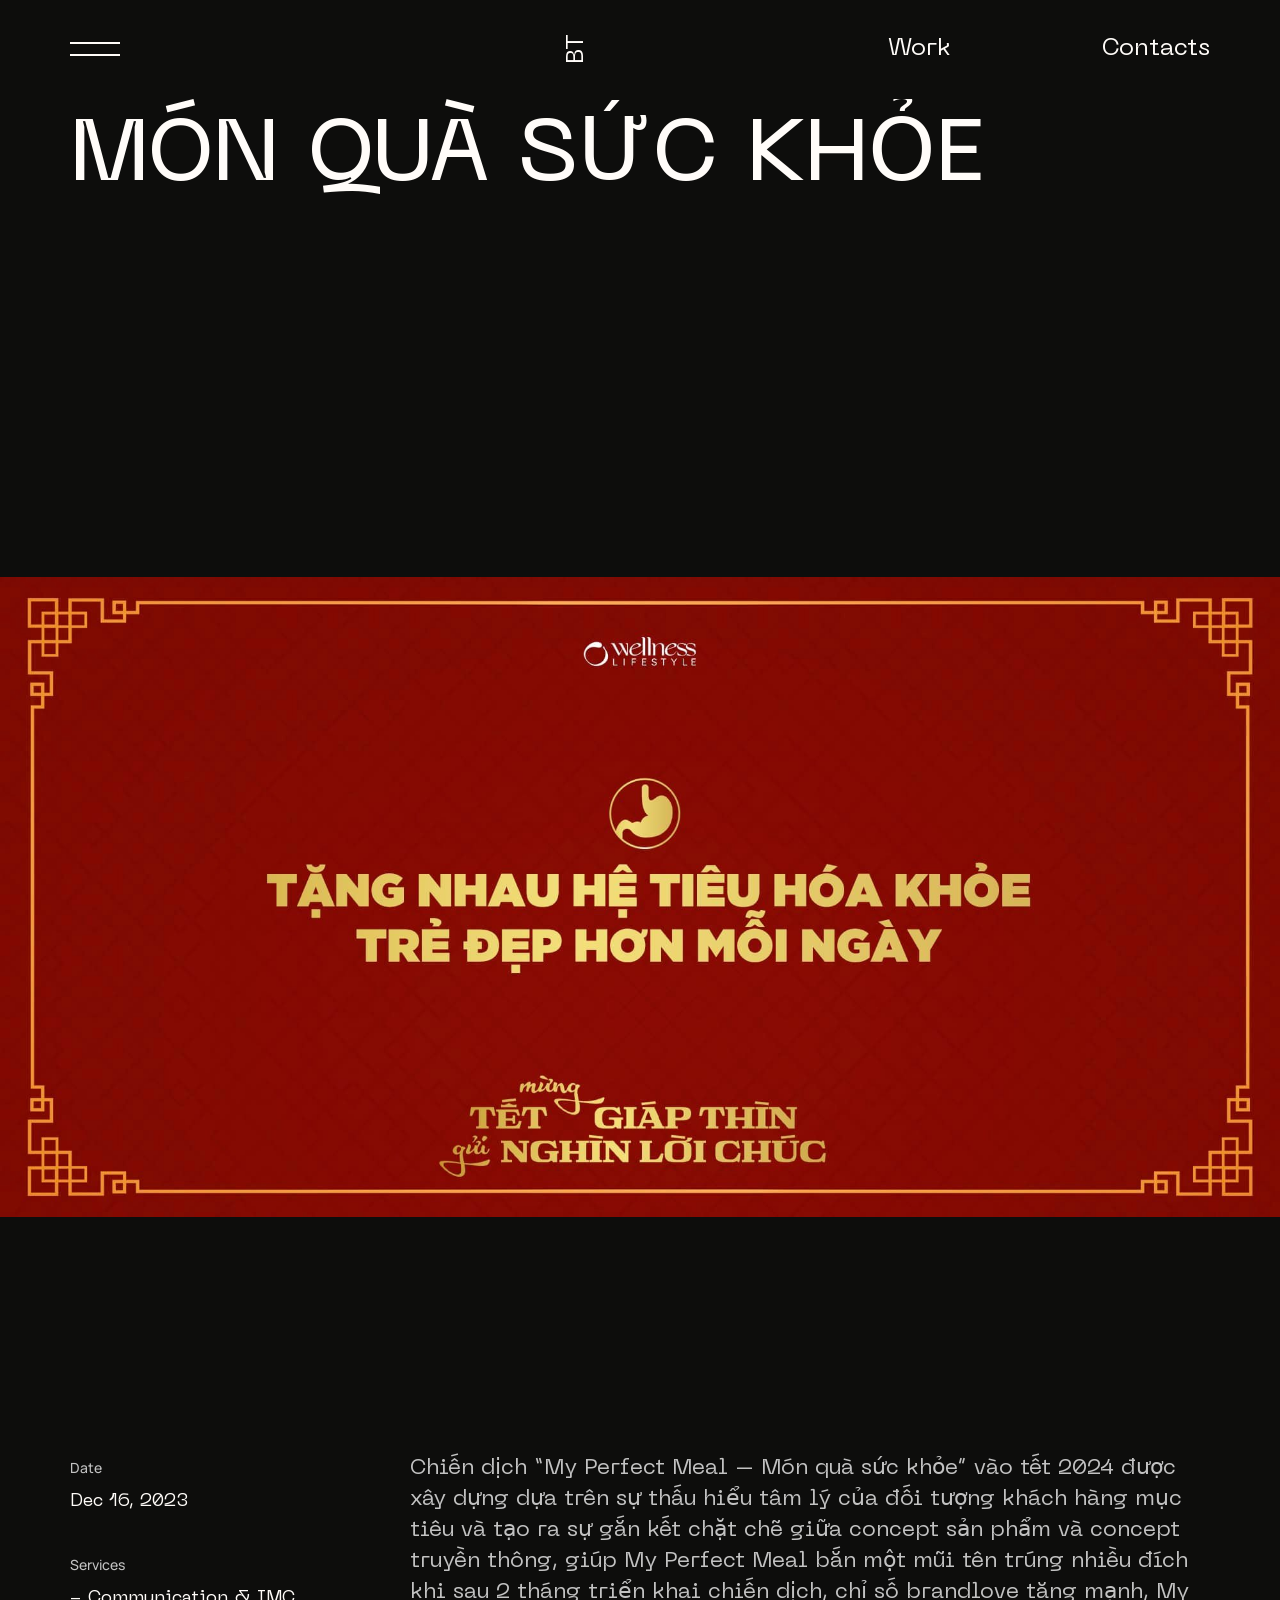
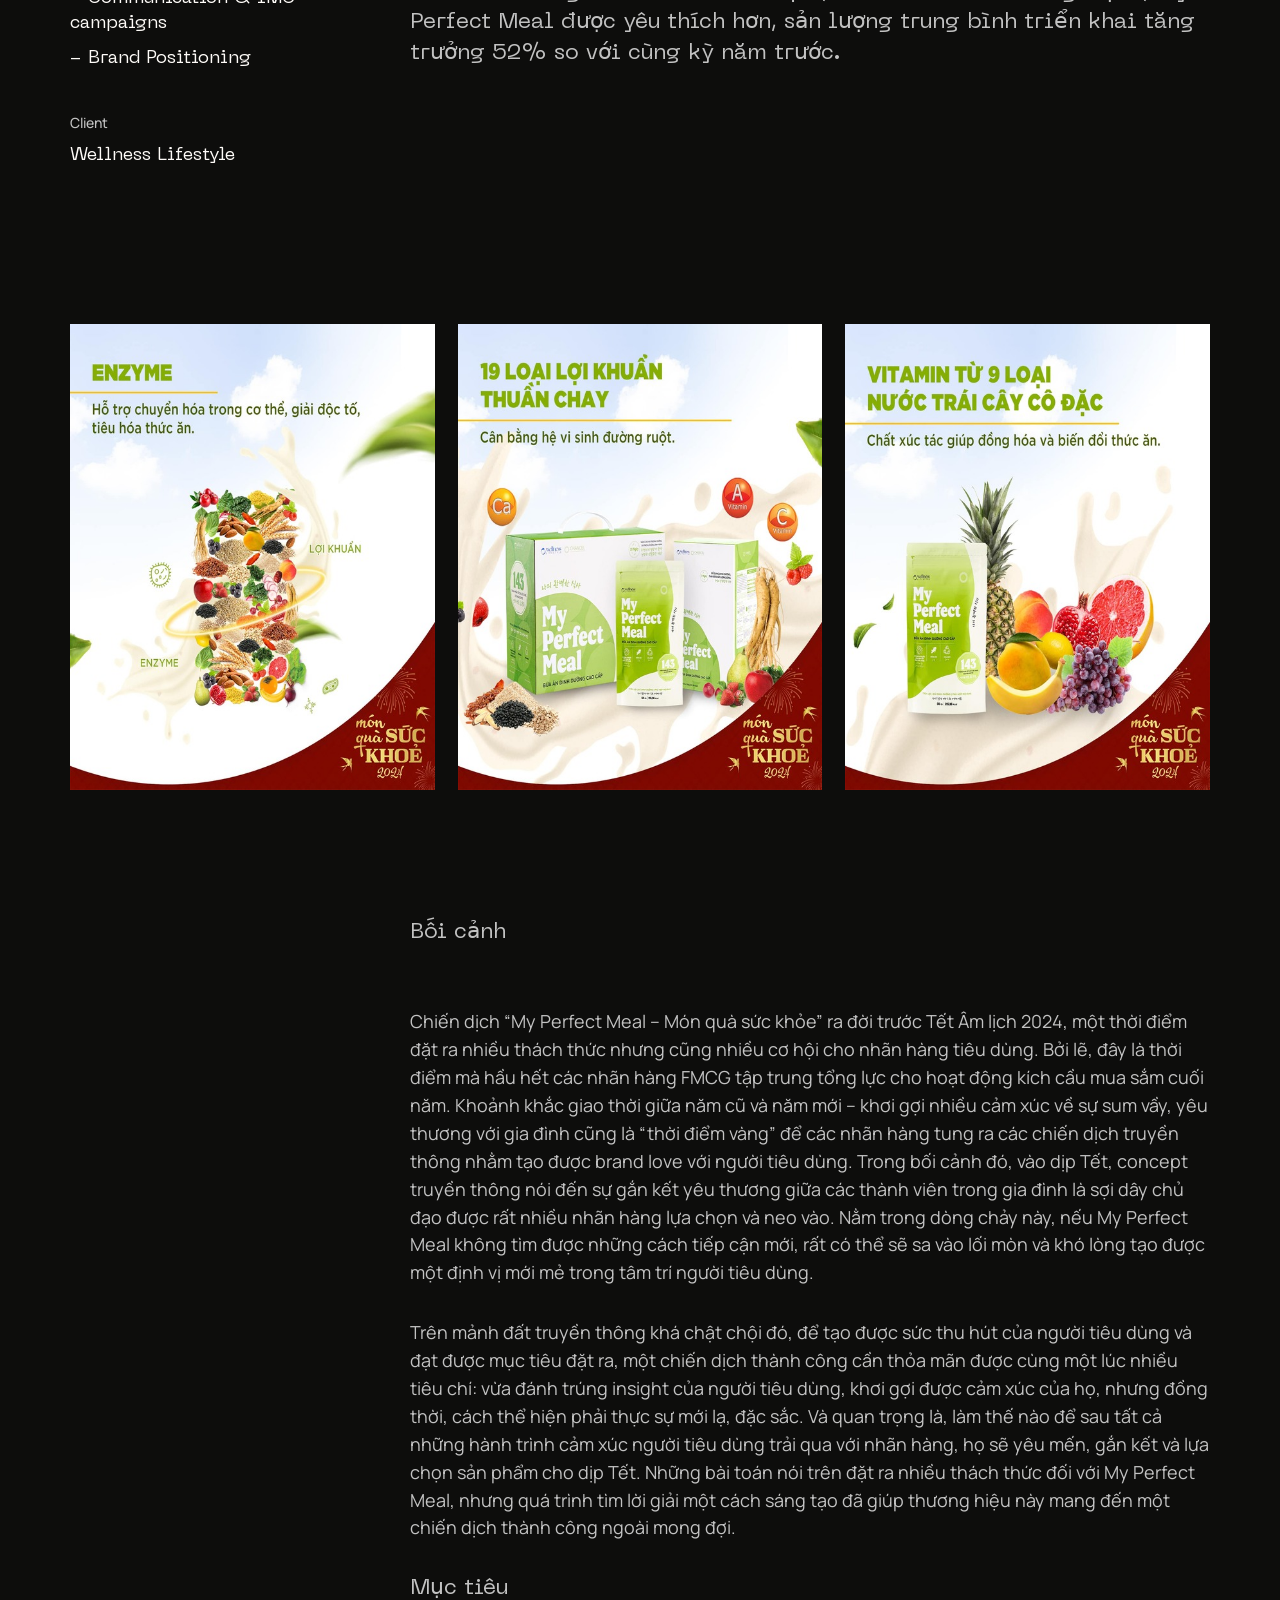
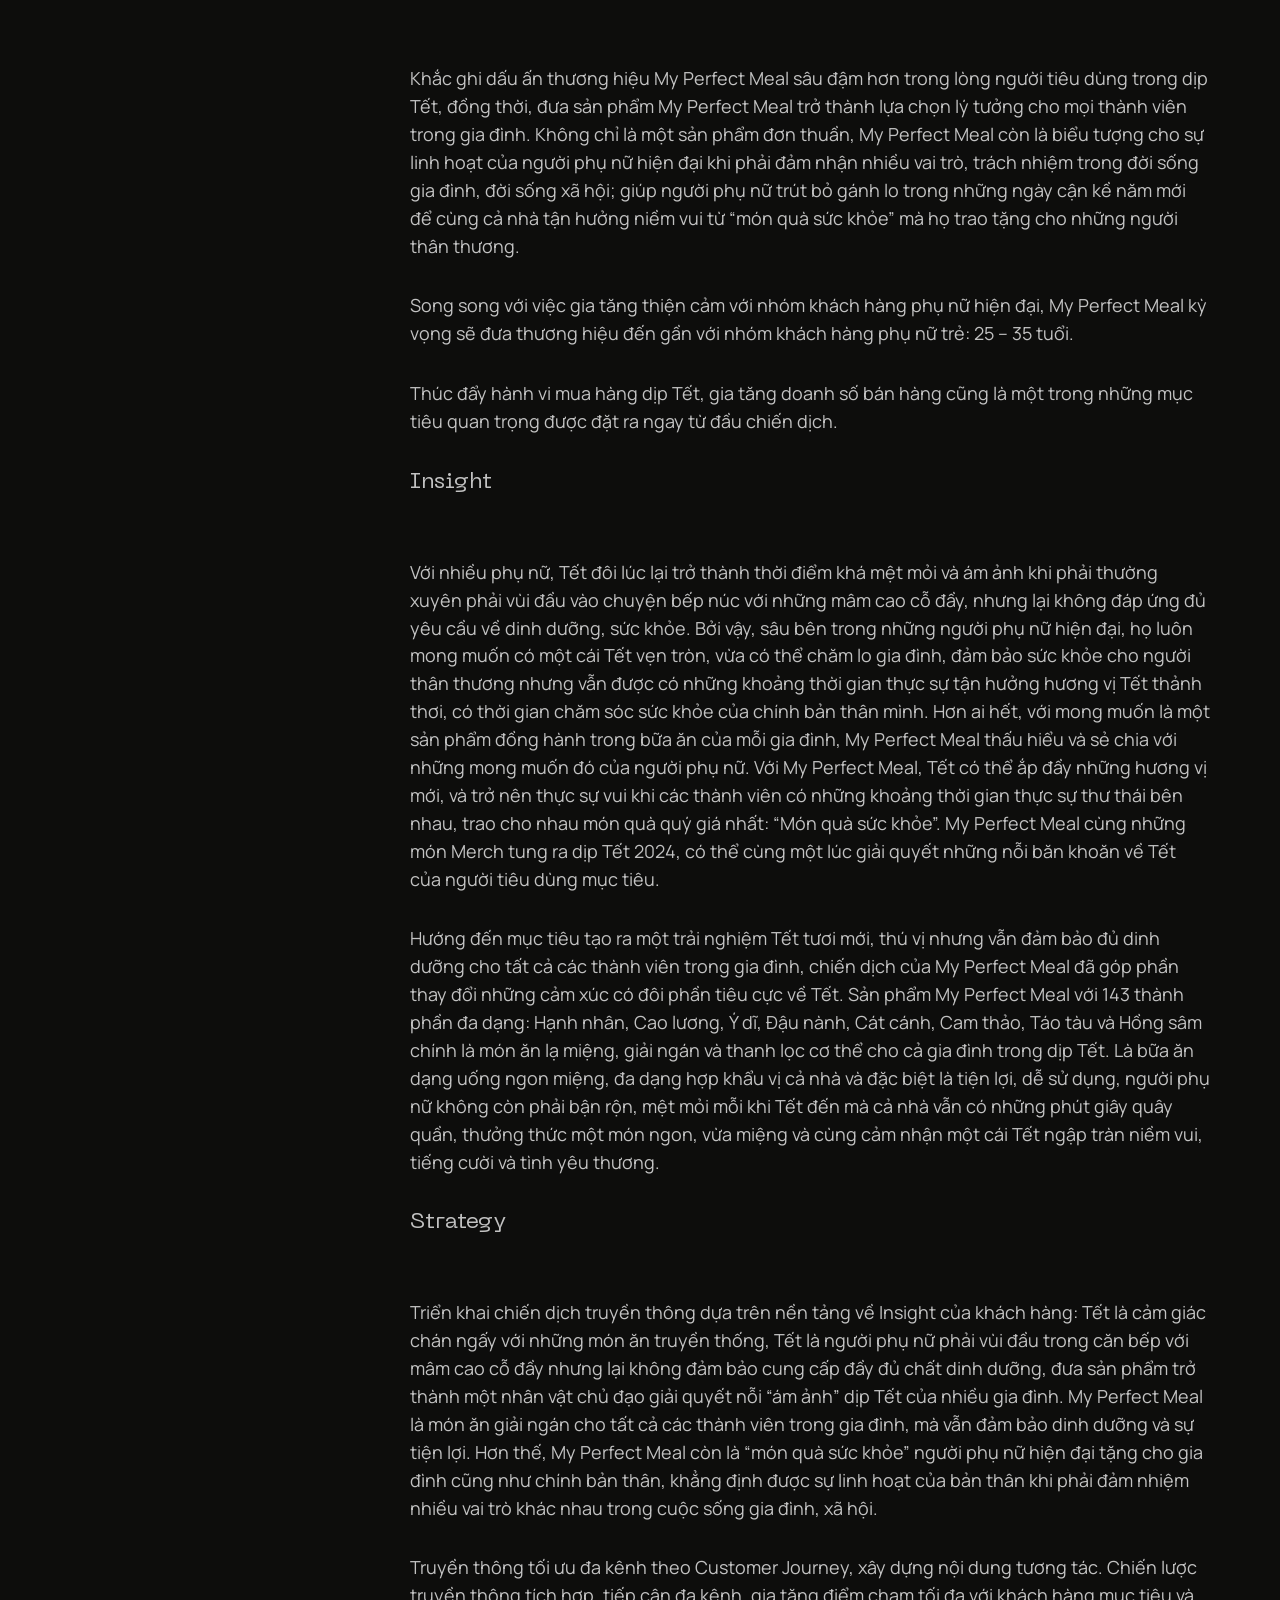
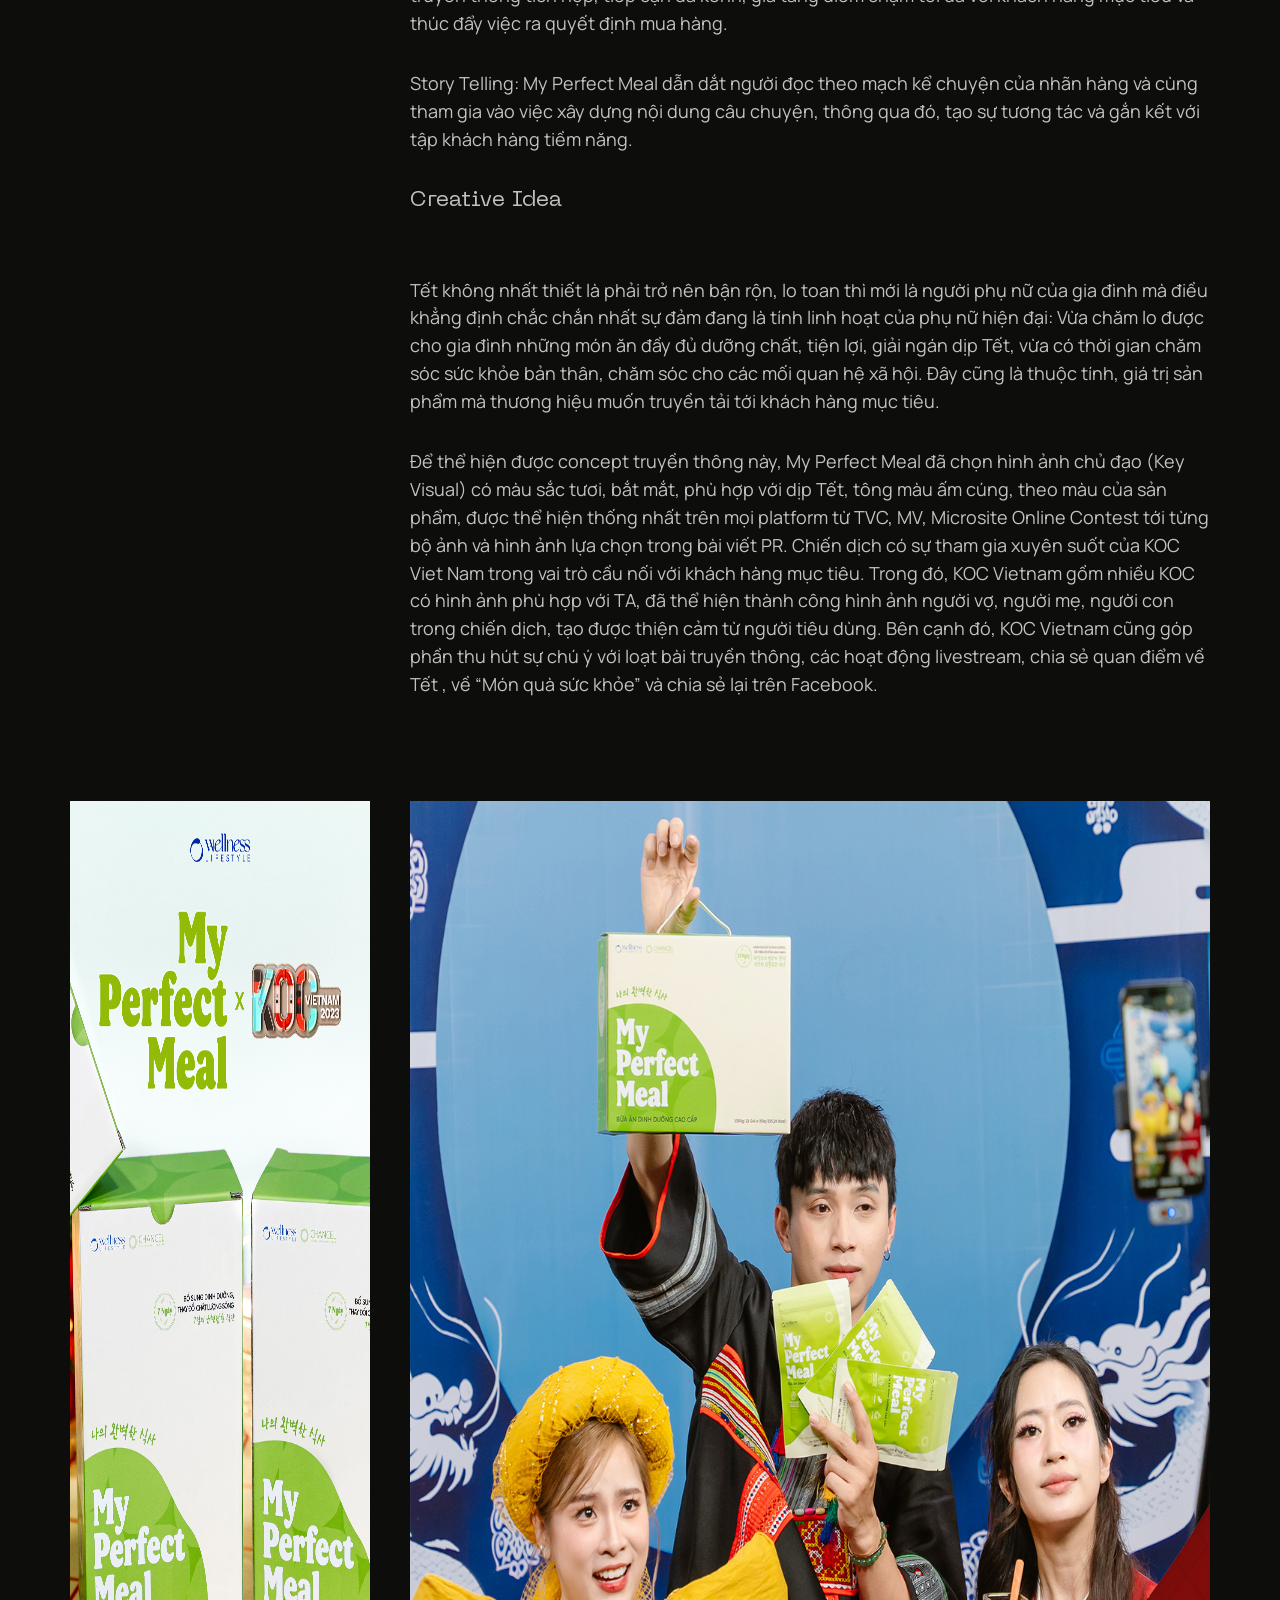
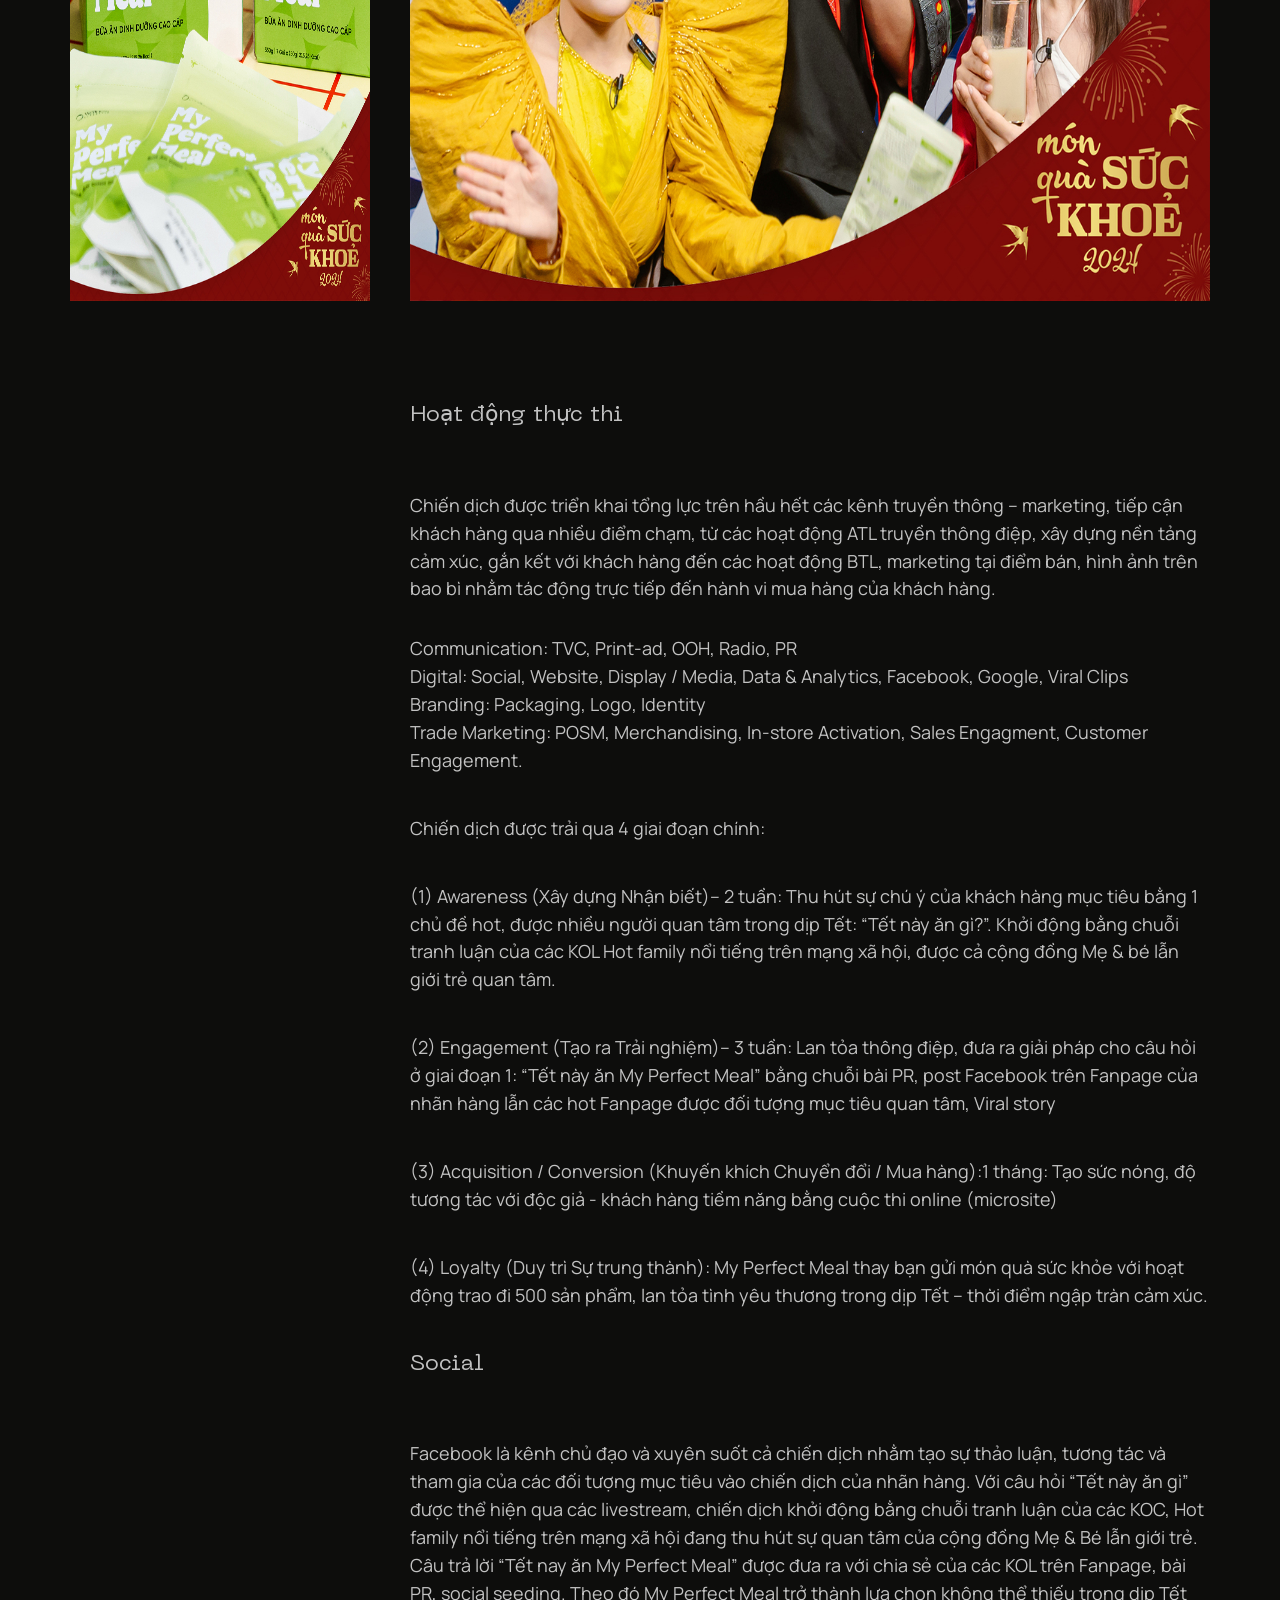
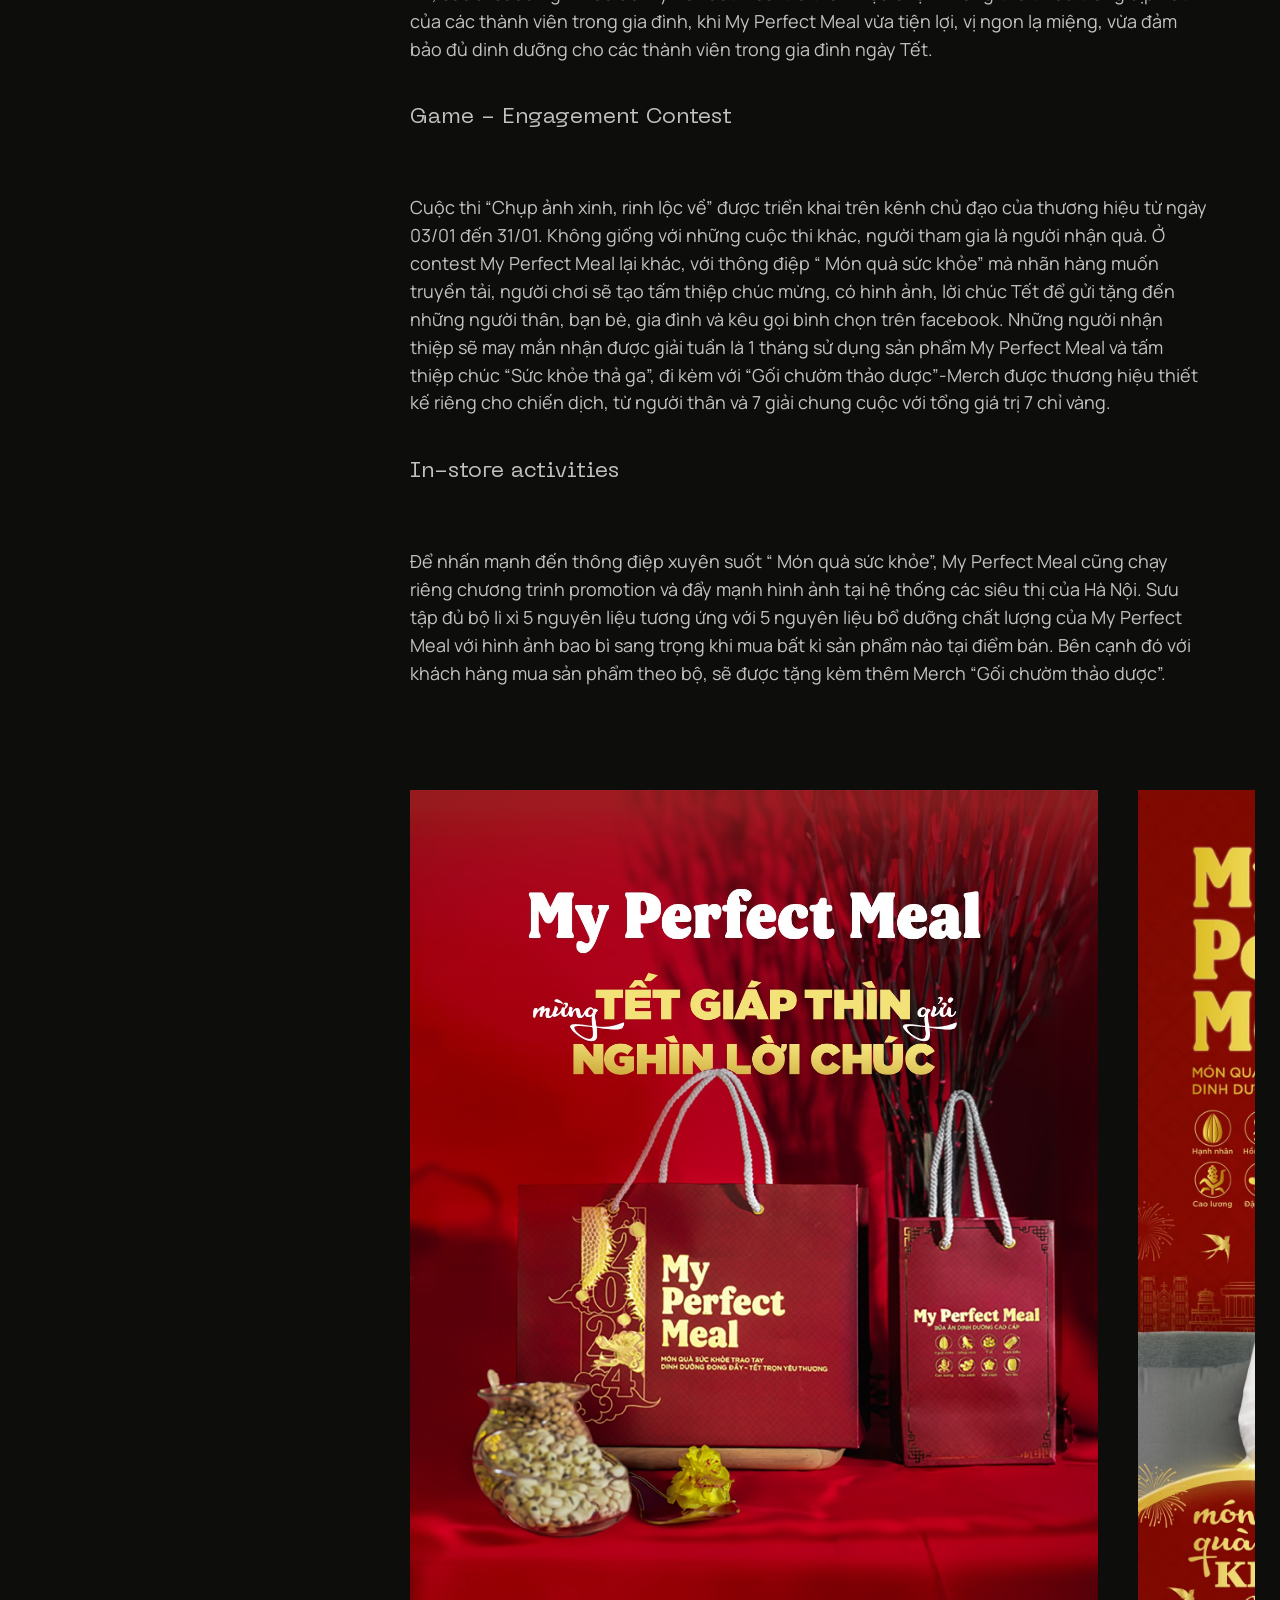
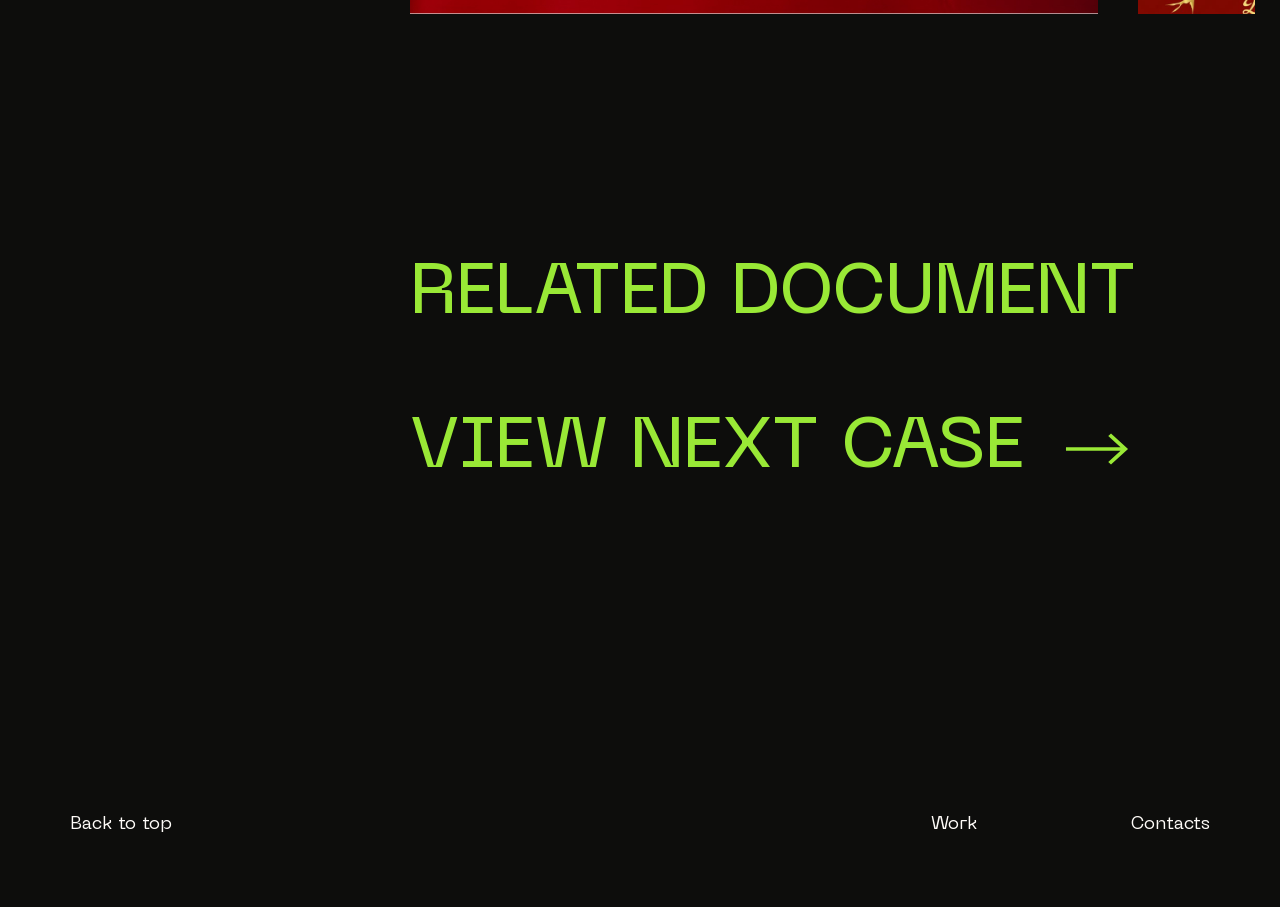
<file: case 1.html>
<!DOCTYPE html>
<html lang="en">
  <head>
    <meta charset="UTF-8">
    <meta name="viewport" content="width=device-width, initial-scale=1.0"><link rel="apple-touch-icon" sizes="57x57" href="./favicon/apple-icon-57x57.png">
<link rel="apple-touch-icon" sizes="60x60" href="./favicon/apple-icon-60x60.png">
<link rel="apple-touch-icon" sizes="72x72" href="./favicon/apple-icon-72x72.png">
<link rel="apple-touch-icon" sizes="76x76" href="./favicon/apple-icon-76x76.png">
<link rel="apple-touch-icon" sizes="114x114" href="./favicon/apple-icon-114x114.png">
<link rel="apple-touch-icon" sizes="120x120" href="./favicon/apple-icon-120x120.png">
<link rel="apple-touch-icon" sizes="144x144" href="./favicon/apple-icon-144x144.png">
<link rel="apple-touch-icon" sizes="152x152" href="./favicon/apple-icon-152x152.png">
<link rel="apple-touch-icon" sizes="180x180" href="./favicon/apple-icon-180x180.png">
<link rel="icon" type="image/png" sizes="192x192"  href="./favicon/android-icon-192x192.png">
<link rel="icon" type="image/png" sizes="32x32" href="./favicon/favicon-32x32.png">
<link rel="icon" type="image/png" sizes="96x96" href="./favicon/favicon-96x96.png">
<link rel="icon" type="image/png" sizes="16x16" href="./favicon/favicon-16x16.png">
<link rel="manifest" href="./favicon/manifest.json">
<meta name="msapplication-TileColor" content="#ffffff">
<meta name="msapplication-TileImage" content="./favicon/ms-icon-144x144.png">
<meta name="theme-color" content="#ffffff">
    <title>BT - Món Quà Sức Khỏe</title>
    <link href="css/main2.css" rel="stylesheet">
  </head>
  <body>
    <header class="header">
      <div class="header__wrapper">
        <div class="header__burger"><span> </span></div>
        <div class="header__menu"><a class="header__menu-logo" href="index.html">BT</a>
          <div class="header__menu-exit"></div>
          <div class="header__menu-content">
            <ul class="header__menu-list" id="myMenu">
              <li class="header__menu-item"><a class="header__menu-link" href="index.html#home">Home</a></li>
              <li class="header__menu-item"><a class="header__menu-link" href="index.html#about">About</a></li>
              <li class="header__menu-item"><a class="header__menu-link" href="index.html#experience">Experience</a></li>
              <li class="header__menu-item"><a class="header__menu-link" href="index.html#works">Works</a></li>
              <li class="header__menu-item"><a class="header__menu-link" href="index.html#services">Services</a></li>
              <li class="header__menu-item"><a class="header__menu-link" href="index.html#recognition">Recognition</a></li>
              <li class="header__menu-item"><a class="header__menu-link" href="index.html#testimonials">Testimonials</a></li>
              <li class="header__menu-item"><a class="header__menu-link" href="index.html#blog">Blog</a></li>
              <li class="header__menu-item"><a class="header__menu-link" href="index.html#contacts">Contacts </a></li>
            </ul>
          </div>
        </div><a class="header__logo" href="../index.html">BT</a>
        <ul class="header__links">
          <li><a href="index.html#works">Work</a></li>
          <li><a href="index.html#contacts">Contacts</a></li>
        </ul>
      </div>
    </header>
    <main class="main">
      <section class="hero hero--case">
        <div class="m2container">
          <div class="hero-top hero-top--case">
            <div class="m2container-body">
              <h1 class="hero__title hero__title--case neue neue-headline1 m2headline1">Món Quà Sức Khỏe</h1>
            </div>
            <div class="hero-img hero__img hero__img--case"><img class="hero-img__item hero-img__item--case" src="images/case1/case-hero.jpg" alt="Photo of a girl"></div>
          </div>
          <div class="m2container-body">
            <div class="m2container-body__aside m2container-body__aside--case">
              <div class="hero-description hero-description--case hero__description">
                      <div class="hero-description__item hero-description__item--case">
                        <p class="text m2text4 manrope manrope-text2 hero-description__title">Date</p>
                        <div class="hero-description__list">
                          <p class="m2text1 neue neue-text1 hero-description__li">Dec 16, 2023</p>
                        </div>
                      </div>
                      <div class="hero-description__item hero-description__item--case">
                        <p class="text m2text4 manrope manrope-text2 hero-description__title">Services</p>
                        <div class="hero-description__list">
                          <p class="m2text1 neue neue-text1 hero-description__li">- Communication & IMC campaigns</p>
                          <p class="m2text1 neue neue-text1 hero-description__li">- Brand Positioning</p>
                        </div>
                      </div>
                      <div class="hero-description__item hero-description__item--case">
                        <p class="text m2text4 manrope manrope-text2 hero-description__title">Client</p>
                        <div class="hero-description__list">
                          <p class="m2text1 neue neue-text1 hero-description__li">Wellness Lifestyle</p>
                        </div>
                      </div>
              </div>
            </div>
            <div class="m2container-body__main">
              <p class="text m2headline4 neue neue-headline3 hero__headline hero__headline--case">Chiến dịch “My Perfect Meal – Món quà sức khỏe” vào tết 2024 được xây dựng dựa trên sự thấu hiểu tâm lý của đối tượng khách hàng mục tiêu và tạo ra sự gắn kết chặt chẽ giữa concept sản phẩm và concept truyền thông, giúp My Perfect Meal bắn một mũi tên trúng nhiều đích khi sau 2 tháng triển khai chiến dịch, chỉ số brandlove tăng mạnh, My Perfect Meal được yêu thích hơn, sản lượng trung bình triển khai tăng trưởng 52% so với cùng kỳ năm trước. </p>
            </div>
          </div>
        </div>
      </section>
      <div class="case-body">
        <div class="m2container">
          <div class="m2container-body">
            <div class="case-body__photos case-photos"><img class="case-photos__item" src="images/case1/case-photo-0.jpg" alt="Photo of a girl"><img class="case-photos__item" src="images/case1/case-photo-1.jpg" alt="Photo of a girl"><img class="case-photos__item" src="images/case1/case-photo-2.jpg" alt="Photo of a girl">
            </div>
          </div>
          <div class="case-body__text1 case-text1">
            <div class="m2container-body">
              <div class="m2container-body__aside"></div>
              <div class="m2container-body__main">
                <div class="m2container-body__main">
                  <p class="text m2headline4 neue neue-headline3 hero__headline hero__headline--case">Bối cảnh</p>
                </div>
                <p class="text m2text3 manrope manrope-text1 case-text1__item">Chiến dịch “My Perfect Meal – Món quà sức khỏe” ra đời trước Tết Âm lịch 2024, một thời điểm đặt ra nhiều thách thức nhưng cũng nhiều cơ hội cho nhãn hàng tiêu dùng. Bởi lẽ, đây là thời điểm mà hầu hết các nhãn hàng FMCG tập trung tổng lực cho hoạt động kích cầu mua sắm cuối năm. Khoảnh khắc giao thời giữa năm cũ và năm mới – khơi gợi nhiều cảm xúc về sự sum vầy, yêu thương với gia đình cũng là “thời điểm vàng” để các nhãn hàng tung ra các chiến dịch truyền thông nhằm tạo được brand love với người tiêu dùng. Trong bối cảnh đó, vào dịp Tết, concept truyền thông nói đến sự gắn kết yêu thương giữa các thành viên trong gia đình là sợi dây chủ đạo được rất nhiều nhãn hàng lựa chọn và neo vào. Nằm trong dòng chảy này, nếu My Perfect Meal không tìm được những cách tiếp cận mới, rất có thể sẽ sa vào lối mòn và khó lòng tạo được một định vị mới mẻ trong tâm trí người tiêu dùng.</p> <br> <br>
                <p class="text m2text3 manrope manrope-text1 case-text1__item">Trên mảnh đất truyền thông khá chật chội đó, để tạo được sức thu hút của người tiêu dùng và đạt được mục tiêu đặt ra, một chiến dịch thành công cần thỏa mãn được cùng một lúc nhiều tiêu chí: vừa đánh trúng insight của người tiêu dùng, khơi gợi được cảm xúc của họ, nhưng đồng thời, cách thể hiện phải thực sự mới lạ, đặc sắc. Và quan trọng là, làm thế nào để sau tất cả những hành trình cảm xúc người tiêu dùng trải qua với nhãn hàng, họ sẽ yêu mến, gắn kết và lựa chọn sản phẩm cho dịp Tết. Những bài toán nói trên đặt ra nhiều thách thức đối với My Perfect Meal, nhưng quá trình tìm lời giải một cách sáng tạo đã giúp thương hiệu này mang đến một chiến dịch thành công ngoài mong đợi.</p> <br> <br>
                <div class="m2container-body__main">
                  <p class="text m2headline4 neue neue-headline3 hero__headline hero__headline--case">Mục tiêu</p>
                </div>
                <p class="text m2text3 manrope manrope-text1 case-text1__item">Khắc ghi dấu ấn thương hiệu My Perfect Meal sâu đậm hơn trong lòng người tiêu dùng trong dịp Tết, đồng thời, đưa sản phẩm My Perfect Meal trở thành lựa chọn lý tưởng cho mọi thành viên trong gia đình. Không chỉ là một sản phẩm đơn thuần, My Perfect Meal còn là biểu tượng cho sự linh hoạt của người phụ nữ hiện đại khi phải đảm nhận nhiều vai trò, trách nhiệm trong đời sống gia đình, đời sống xã hội; giúp người phụ nữ trút bỏ gánh lo trong những ngày cận kề năm mới để cùng cả nhà tận hưởng niềm vui từ “món quà sức khỏe” mà họ trao tặng cho những người thân thương.</p> <br> <br>
                <p class="text m2text3 manrope manrope-text1 case-text1__item">Song song với việc gia tăng thiện cảm với nhóm khách hàng phụ nữ hiện đại, My Perfect Meal kỳ vọng sẽ đưa thương hiệu đến gần với nhóm khách hàng phụ nữ trẻ: 25 – 35 tuổi.</p> <br> <br>
                <p class="text m2text3 manrope manrope-text1 case-text1__item">Thúc đẩy hành vi mua hàng dịp Tết, gia tăng doanh số bán hàng cũng là một trong những mục tiêu quan trọng được đặt ra ngay từ đầu chiến dịch.</p> <br> <br>
                <div class="m2container-body__main">
                  <p class="text m2headline4 neue neue-headline3 hero__headline hero__headline--case">Insight</p>
                </div>
                <p class="text m2text3 manrope manrope-text1 case-text1__item">Với nhiều phụ nữ, Tết đôi lúc lại trở thành thời điểm khá mệt mỏi và ám ảnh khi phải thường xuyên phải vùi đầu vào chuyện bếp núc với những mâm cao cỗ đầy, nhưng lại không đáp ứng đủ yêu cầu về dinh dưỡng, sức khỏe. Bởi vậy, sâu bên trong những người phụ nữ hiện đại, họ luôn mong muốn có một cái Tết vẹn tròn, vừa có thể chăm lo gia đình, đảm bảo sức khỏe cho người thân thương nhưng vẫn được có những khoảng thời gian thực sự tận hưởng hương vị Tết thảnh thơi, có thời gian chăm sóc sức khỏe của chính bản thân mình. Hơn ai hết, với mong muốn là một sản phẩm đồng hành trong bữa ăn của mỗi gia đình, My Perfect Meal thấu hiểu và sẻ chia với những mong muốn đó của người phụ nữ. Với My Perfect Meal, Tết có thể ắp đầy những hương vị mới, và trở nên thực sự vui khi các thành viên có những khoảng thời gian thực sự thư thái bên nhau, trao cho nhau món quà quý giá nhất: “Món quà sức khỏe”. My Perfect Meal cùng những món Merch tung ra dịp Tết 2024, có thể cùng một lúc giải quyết những nỗi băn khoăn về Tết của người tiêu dùng mục tiêu.</p> <br> <br>
                <p class="text m2text3 manrope manrope-text1 case-text1__item">Hướng đến mục tiêu tạo ra một trải nghiệm Tết tươi mới, thú vị nhưng vẫn đảm bảo đủ dinh dưỡng cho tất cả các thành viên trong gia đình, chiến dịch của My Perfect Meal đã góp phần thay đổi những cảm xúc có đôi phần tiêu cực về Tết. Sản phẩm My Perfect Meal với 143 thành phần đa dạng: Hạnh nhân, Cao lương, Ý dĩ, Đậu nành, Cát cánh, Cam thảo, Táo tàu và Hồng sâm chính là món ăn lạ miệng, giải ngán và thanh lọc cơ thể cho cả gia đình trong dịp Tết. Là bữa ăn dạng uống ngon miệng, đa dạng hợp khẩu vị cả nhà và đặc biệt là tiện lợi, dễ sử dụng, người phụ nữ không còn phải bận rộn, mệt mỏi mỗi khi Tết đến mà cả nhà vẫn có những phút giây quây quần, thưởng thức một món ngon, vừa miệng và cùng cảm nhận một cái Tết ngập tràn niềm vui, tiếng cười và tình yêu thương.</p> <br> <br>
                <div class="m2container-body__main">
                  <p class="text m2headline4 neue neue-headline3 hero__headline hero__headline--case">Strategy</p>
                </div>
                <p class="text m2text3 manrope manrope-text1 case-text1__item">Triển khai chiến dịch truyền thông dựa trên nền tảng về Insight của khách hàng: Tết là cảm giác chán ngấy với những món ăn truyền thống, Tết là người phụ nữ phải vùi đầu trong căn bếp với mâm cao cỗ đầy nhưng lại không đảm bảo cung cấp đầy đủ chất dinh dưỡng, đưa sản phẩm trở thành một nhân vật chủ đạo giải quyết nỗi “ám ảnh” dịp Tết của nhiều gia đình. My Perfect Meal là món ăn giải ngán cho tất cả các thành viên trong gia đình, mà vẫn đảm bảo dinh dưỡng và sự tiện lợi. Hơn thế, My Perfect Meal còn là “món quà sức khỏe” người phụ nữ hiện đại tặng cho gia đình cũng như chính bản thân, khẳng định được sự linh hoạt của bản thân khi phải đảm nhiệm nhiều vai trò khác nhau trong cuộc sống gia đình, xã hội.</p> <br> <br>
                <p class="text m2text3 manrope manrope-text1 case-text1__item">Truyền thông tối ưu đa kênh theo Customer Journey, xây dựng nội dung tương tác. Chiến lược truyền thông tích hợp, tiếp cận đa kênh, gia tăng điểm chạm tối đa với khách hàng mục tiêu và thúc đẩy việc ra quyết định mua hàng.</p> <br> <br>
                <p class="text m2text3 manrope manrope-text1 case-text1__item">Story Telling: My Perfect Meal dẫn dắt người đọc theo mạch kể chuyện của nhãn hàng và cùng tham gia vào việc xây dựng nội dung câu chuyện, thông qua đó, tạo sự tương tác và gắn kết với tập khách hàng tiềm năng.</p> <br> <br>
                <div class="m2container-body__main">
                  <p class="text m2headline4 neue neue-headline3 hero__headline hero__headline--case">Creative Idea</p>
                </div>
                <p class="text m2text3 manrope manrope-text1 case-text1__item">Tết không nhất thiết là phải trở nên bận rộn, lo toan thì mới là người phụ nữ của gia đình mà điều khẳng định chắc chắn nhất sự đảm đang là tính linh hoạt của phụ nữ hiện đại: Vừa chăm lo được cho gia đình những món ăn đầy đủ dưỡng chất, tiện lợi, giải ngán dịp Tết, vừa có thời gian chăm sóc sức khỏe bản thân, chăm sóc cho các mối quan hệ xã hội. Đây cũng là thuộc tính, giá trị sản phẩm mà thương hiệu muốn truyền tải tới khách hàng mục tiêu.</p> <br> <br>
                <p class="text m2text3 manrope manrope-text1 case-text1__item">Để thể hiện được concept truyền thông này, My Perfect Meal đã chọn hình ảnh chủ đạo (Key Visual) có màu sắc tươi, bắt mắt, phù hợp với dịp Tết, tông màu ấm cúng, theo màu của sản phẩm, được thể hiện thống nhất trên mọi platform từ TVC, MV, Microsite Online Contest tới từng bộ ảnh và hình ảnh lựa chọn trong bài viết PR. Chiến dịch có sự tham gia xuyên suốt của KOC Viet Nam trong vai trò cầu nối với khách hàng mục tiêu. Trong đó, KOC Vietnam gồm nhiều KOC có hình ảnh phù hợp với TA, đã thể hiện thành công hình ảnh người vợ, người mẹ, người con trong chiến dịch, tạo được thiện cảm từ người tiêu dùng. Bên cạnh đó, KOC Vietnam cũng góp phần thu hút sự chú ý với loạt bài truyền thông, các hoạt động livestream, chia sẻ quan điểm về Tết , về “Món quà sức khỏe” và chia sẻ lại trên Facebook.</p> <br> <br>
              </div>
            </div>
          </div>
          <div class="case-body__presentation case-presentation">
            <div class="m2container-body">
              <div class="m2container-body__aside m2container-body__aside_presentation"><img class="case-presentation__item case-presentation__item_aside" src="images/case1/case-photo-3.jpg" alt="Photo of a girl">
              </div>
              <div class="m2container-body__main"><img class="case-presentation__item case-presentation__item_main" src="images/case1/case-photo-4.jpg" alt="Photo of a girl">
              </div>
            </div>
          </div>
          <div class="case-body__text2 case-text2">
            <div class="m2container-body">
              <div class="m2container-body__aside"></div>
              <div class="m2container-body__main">
                <div class="m2container-body__main">
                  <p class="text m2headline4 neue neue-headline3 hero__headline hero__headline--case">Hoạt động thực thi</p>
                </div>
                <p class="text m2text3 manrope manrope-text1 case-text1__item">Chiến dịch được triển khai tổng lực trên hầu hết các kênh truyền thông – marketing, tiếp cận khách hàng qua nhiều điểm chạm, từ các hoạt động ATL truyền thông điệp, xây dựng nền tảng cảm xúc, gắn kết với khách hàng đến các hoạt động BTL, marketing tại điểm bán, hình ảnh trên bao bì nhằm tác động trực tiếp đến hành vi mua hàng của khách hàng.</p> <br> <br>
                <p class="text m2text3 manrope manrope-text1 case-text2__item">Communication: TVC, Print-ad, OOH, Radio, PR <br>
                  Digital: Social, Website, Display / Media, Data & Analytics, Facebook, Google, Viral Clips <br>
                  Branding: Packaging, Logo, Identity <br>
                  Trade Marketing: POSM, Merchandising, In-store Activation, Sales Engagment, Customer Engagement.<br> </p>
                <p class="text m2text3 manrope manrope-text1 case-text2__item">Chiến dịch được trải qua 4 giai đoạn chính:</p>
                <p class="text m2text3 manrope manrope-text1 case-text2__item">(1) Awareness (Xây dựng Nhận biết)– 2 tuần: Thu hút sự chú ý của khách hàng mục tiêu bằng 1 chủ đề hot, được nhiều người quan tâm trong dịp Tết: “Tết này ăn gì?”. Khởi động bằng chuỗi tranh luận của các KOL Hot family nổi tiếng trên mạng xã hội, được cả cộng đồng Mẹ & bé lẫn giới trẻ quan tâm.</p>
                <p class="text m2text3 manrope manrope-text1 case-text2__item">(2) Engagement (Tạo ra Trải nghiệm)– 3 tuần: Lan tỏa thông điệp, đưa ra giải pháp cho câu hỏi ở giai đoạn 1: “Tết này ăn My Perfect Meal” bằng chuỗi bài PR, post Facebook trên Fanpage của nhãn hàng lẫn các hot Fanpage được đối tượng mục tiêu quan tâm, Viral story</p>
                <p class="text m2text3 manrope manrope-text1 case-text2__item">(3) Acquisition / Conversion (Khuyến khích Chuyển đổi / Mua hàng):1 tháng: Tạo sức nóng, độ tương tác với độc giả - khách hàng tiềm năng bằng cuộc thi online (microsite)</p>
                <p class="text m2text3 manrope manrope-text1 case-text2__item">(4) Loyalty (Duy trì Sự trung thành): My Perfect Meal thay bạn gửi món quà sức khỏe với hoạt động trao đi 500 sản phẩm, lan tỏa tình yêu thương trong dịp Tết – thời điểm ngập tràn cảm xúc.</p>
                <p class="text m2headline4 neue neue-headline3 hero__headline hero__headline--case">Social</p>
                <p class="text m2text3 manrope manrope-text1 case-text2__item">Facebook là kênh chủ đạo và xuyên suốt cả chiến dịch nhằm tạo sự thảo luận, tương tác và tham gia của các đối tượng mục tiêu vào chiến dịch của nhãn hàng. Với câu hỏi “Tết này ăn gì” được thể hiện qua các livestream, chiến dịch khởi động bằng chuỗi tranh luận của các KOC, Hot family nổi tiếng trên mạng xã hội đang thu hút sự quan tâm của cộng đồng Mẹ & Bé lẫn giới trẻ. Câu trả lời “Tết nay ăn My Perfect Meal” được đưa ra với chia sẻ của các KOL trên Fanpage, bài PR, social seeding. Theo đó My Perfect Meal trở thành lựa chọn không thể thiếu trong dịp Tết của các thành viên trong gia đình, khi My Perfect Meal vừa tiện lợi, vị ngon lạ miệng, vừa đảm bảo đủ dinh dưỡng cho các thành viên trong gia đình ngày Tết. </p>
                <p class="text m2headline4 neue neue-headline3 hero__headline hero__headline--case">Game - Engagement Contest </p>
                <p class="text m2text3 manrope manrope-text1 case-text2__item">Cuộc thi “Chụp ảnh xinh, rinh lộc về” được triển khai trên kênh chủ đạo của thương hiệu từ ngày 03/01 đến 31/01. Không giống với những cuộc thi khác, người tham gia là người nhận quà. Ở contest My Perfect Meal lại khác, với thông điệp “ Món quà sức khỏe” mà nhãn hàng muốn truyền tải, người chơi sẽ tạo tấm thiệp chúc mừng, có hình ảnh, lời chúc Tết để gửi tặng đến những người thân, bạn bè, gia đình và kêu gọi bình chọn trên facebook. Những người nhận thiệp sẽ may mắn nhận được giải tuần là 1 tháng sử dụng sản phẩm My Perfect Meal và tấm thiệp chúc “Sức khỏe thả ga”, đi kèm với “Gối chườm thảo dược”-Merch được thương hiệu thiết kế riêng cho chiến dịch, từ người thân và 7 giải chung cuộc với tổng giá trị 7 chỉ vàng. </p>
                <p class="text m2headline4 neue neue-headline3 hero__headline hero__headline--case">In-store activities</p>
                <p class="text m2text3 manrope manrope-text1 case-text2__item">Để nhấn mạnh đến thông điệp xuyên suốt “ Món quà sức khỏe”, My Perfect Meal cũng chạy riêng chương trình promotion và đẩy mạnh hình ảnh tại hệ thống các siêu thị của Hà Nội. Sưu tập đủ bộ lì xì 5 nguyên liệu tương ứng với 5 nguyên liệu bổ dưỡng chất lượng của My Perfect Meal với hình ảnh bao bì sang trọng khi mua bất kì sản phẩm nào tại điểm bán. Bên cạnh đó với khách hàng mua sản phẩm theo bộ, sẽ được tặng kèm thêm Merch “Gối chườm thảo dược”.</p>
              </div>
            </div>
          </div>
          <div class="case-body__slider case-slider">
            <div class="m2container-body">
              <div class="m2container-body__aside"></div>
              <div class="m2container-body__main">
                <div class="swiper-container case-slider__container">
                  <div class="swiper-wrapper">
                    <div class="swiper-slide case-slider__slide"><img class="case-slider__photo" src="images/case1/case-slider-0.jpg" alt="Photo of a girl in red light">
                    </div>
                    <div class="swiper-slide case-slider__slide"><img class="case-slider__photo" src="images/case1/case-slider-1.jpg" alt="Photo of a girl in red light">
                    </div>
                    <div class="swiper-slide case-slider__slide"><img class="case-slider__photo" src="images/case1/case-slider-2.jpg" alt="Photo of a girl in red light">
                    </div>
                    <div class="swiper-slide case-slider__slide"><img class="case-slider__photo" src="images/case1/case-slider-3.jpg" alt="Photo of a girl in red light">
                    </div>
                  </div>
                </div>
              </div>
            </div>
          </div>
          <div class="case-body__next case-next">
            <div class="m2container-body">
              <div class="m2container-body__aside"></div>
              <div class="m2container-body__main"><a class="m2link case-next__link" href="https://drive.google.com/drive/folders/1e4IunMo5LZSyJQI-u1U3vua9WsMe5OTi?usp=sharing">Related Document  <br> <br> <div class="m2container-body__main"><a class="m2link case-next__link" href="./case 2.html">VIEW NEXT CASE 
                  <svg class="m2link__arrow">
                    <use xlink:href="img/sprites.svg#arrow"></use>
                  </svg></a></div>
            </div>
          </div>
        </div>
      </div>
    </main>
    <footer class="m2footer">
      <div class="m2container">
        <div class="m2footer-wrapper"><a class="m2text1 neue neue-text1 m2footer__top js-to-top" href="#" id="totop">Back to top</a>
          <nav class="m2footer-navbar"><a class="m2text1 neue neue-text1 m2footer-navbar__link" href="index.html#works">Work</a><a class="m2text1 neue neue-text1 m2footer-navbar__link" href="index.html#contacts">Contacts</a></nav>
        </div>
      </div>
    </footer>
    <script src="js/main.js"></script>
  </body>
</html>
</file>
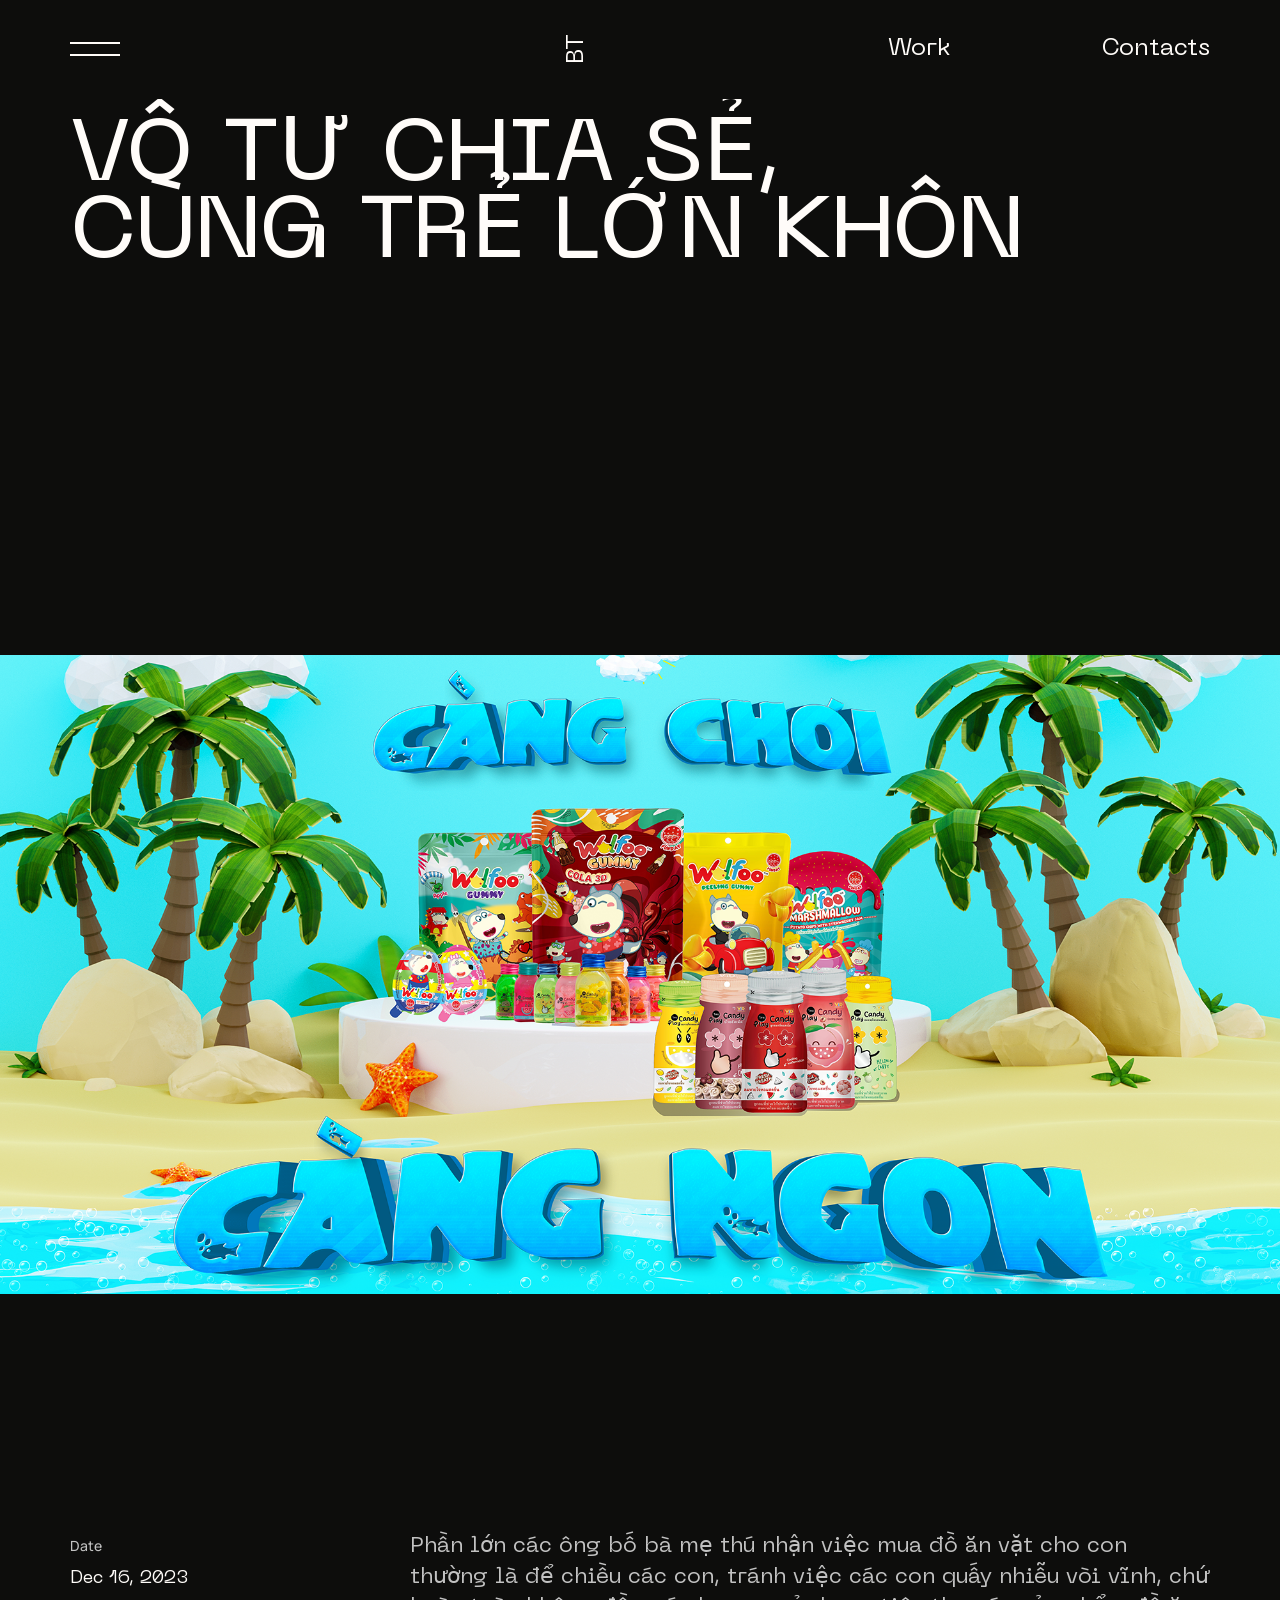
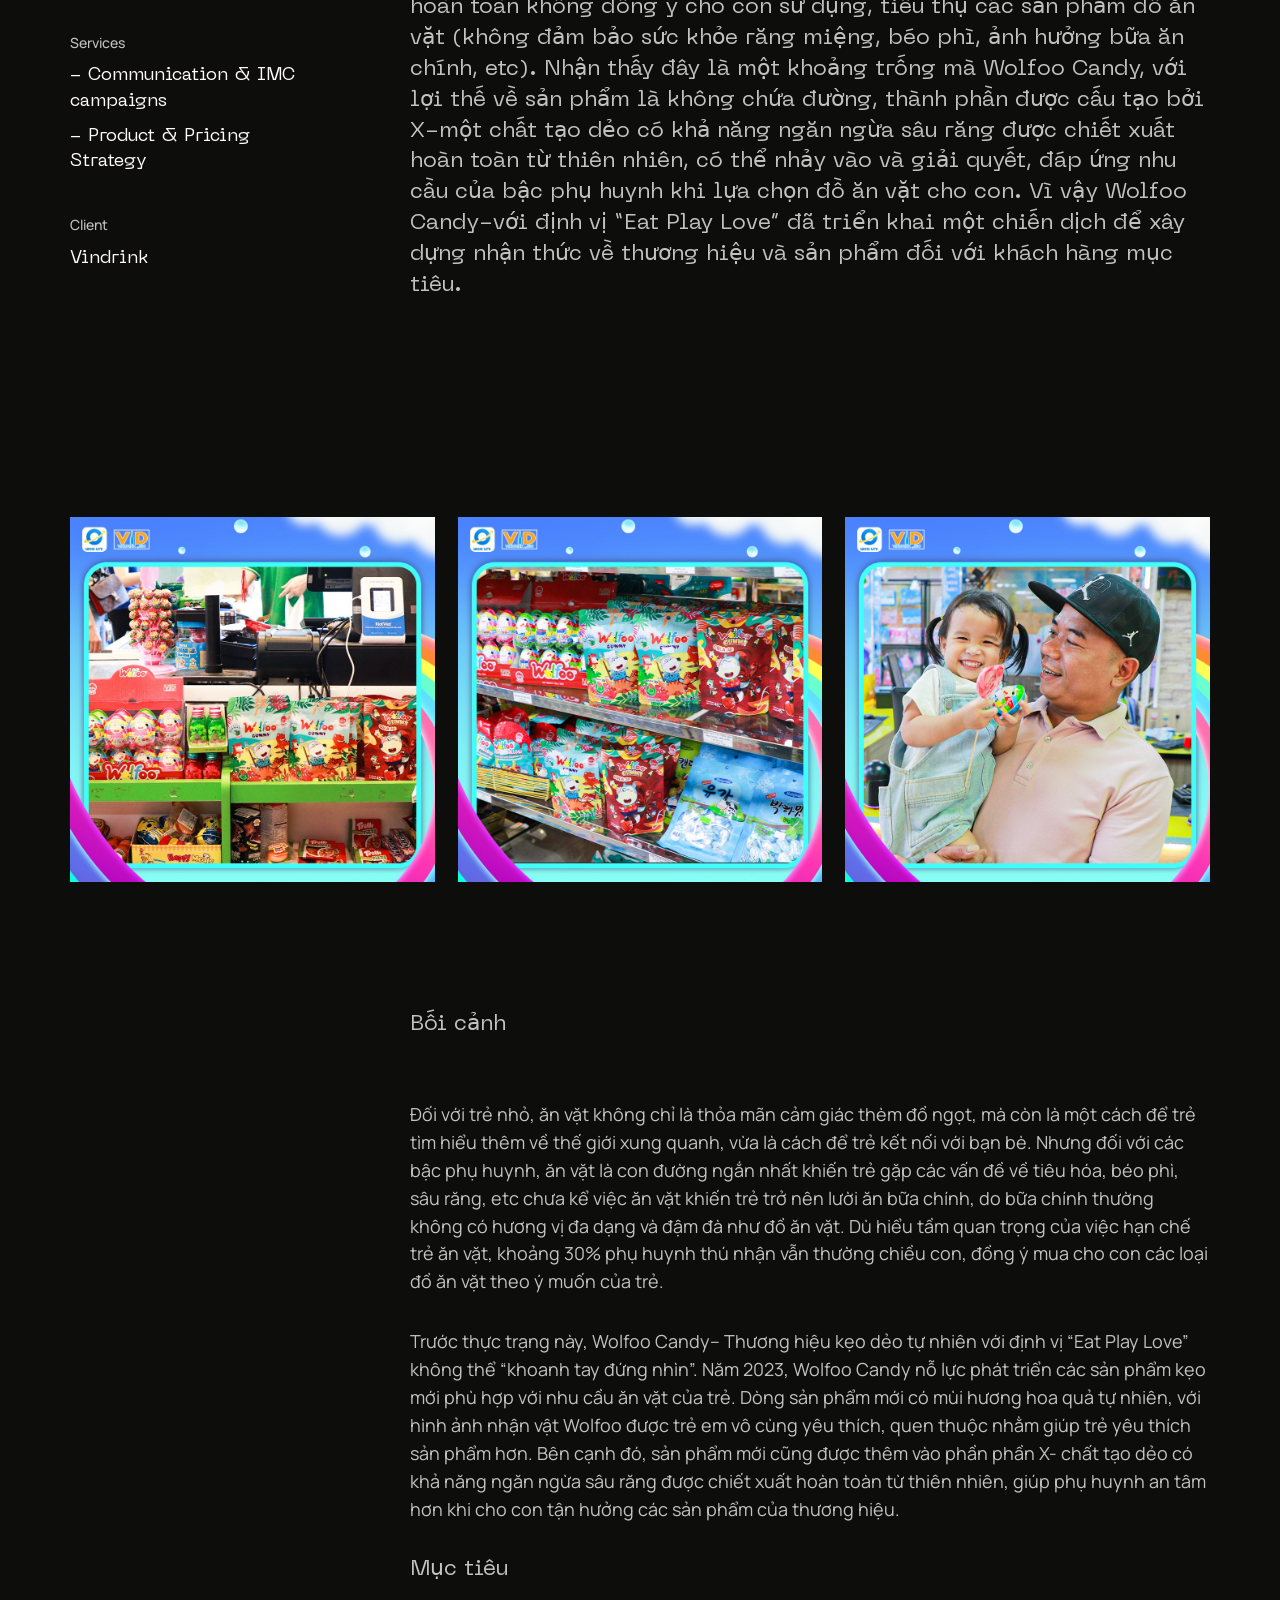
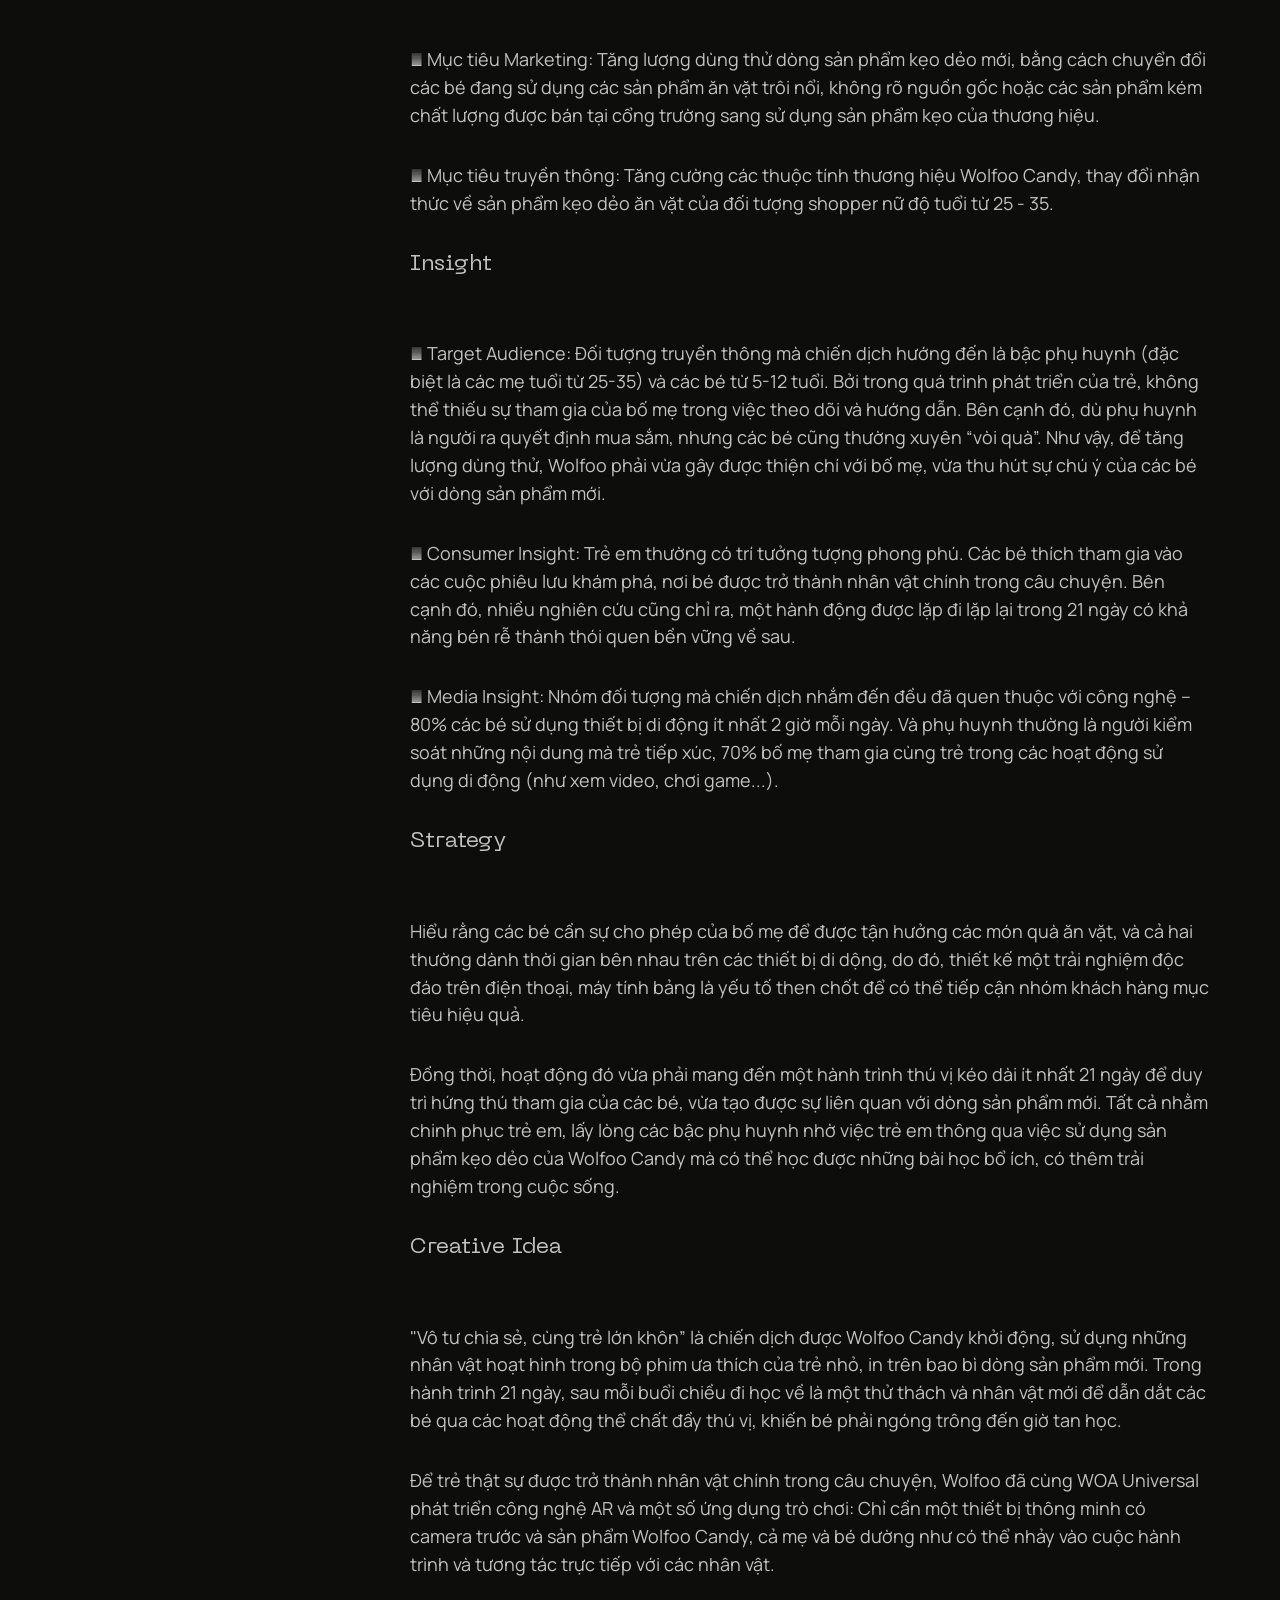
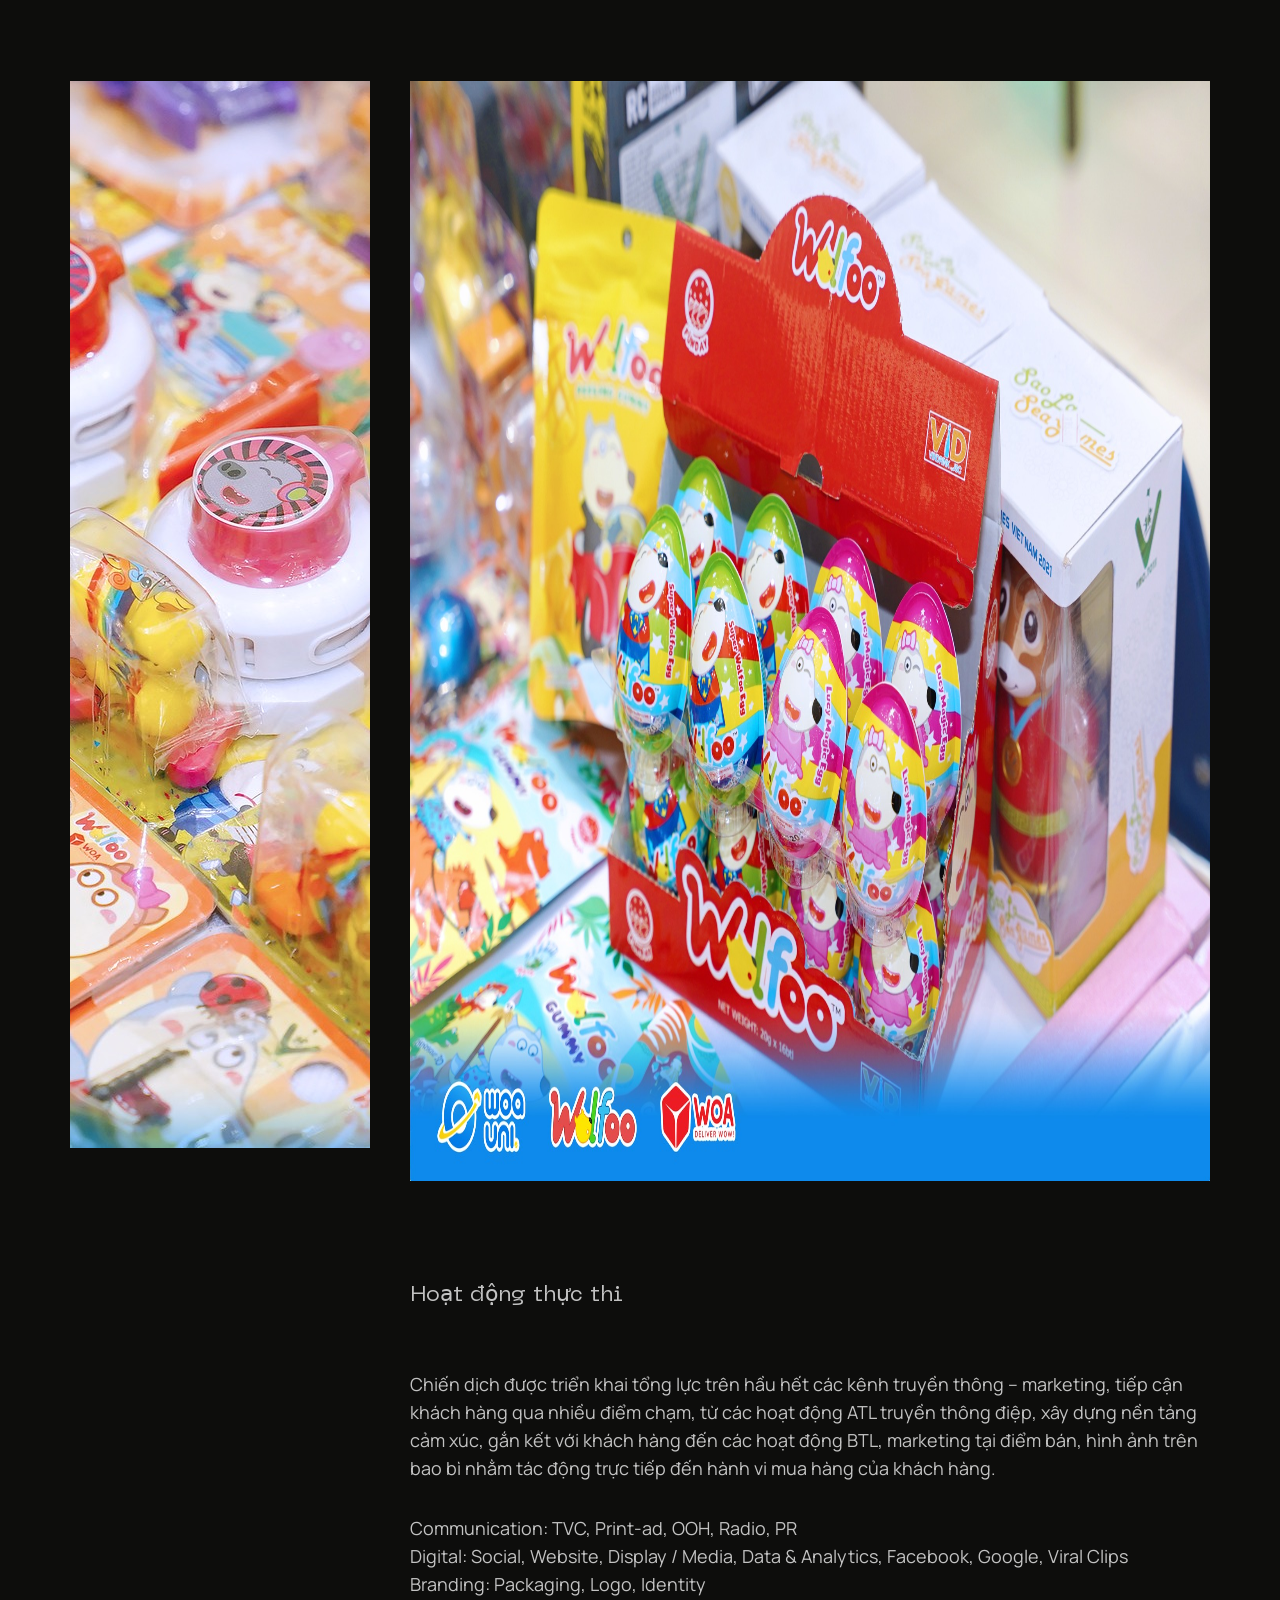
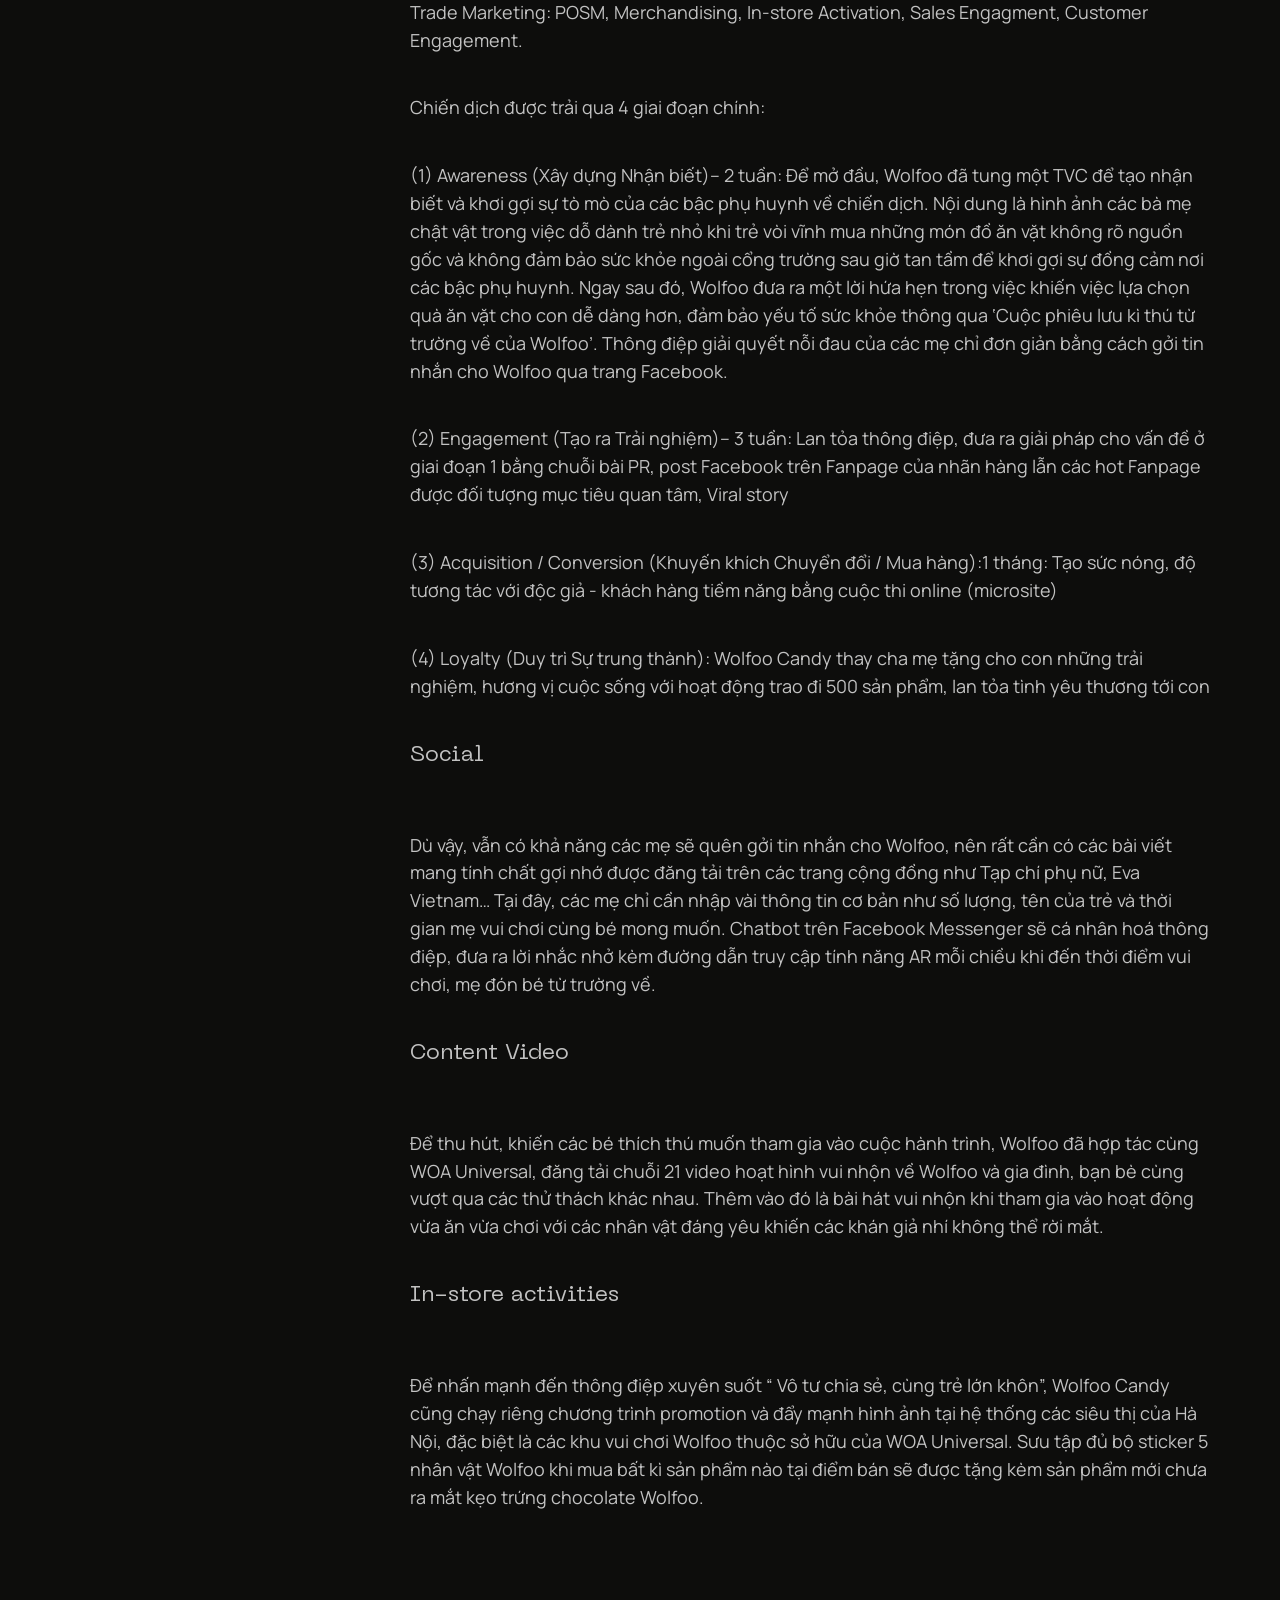
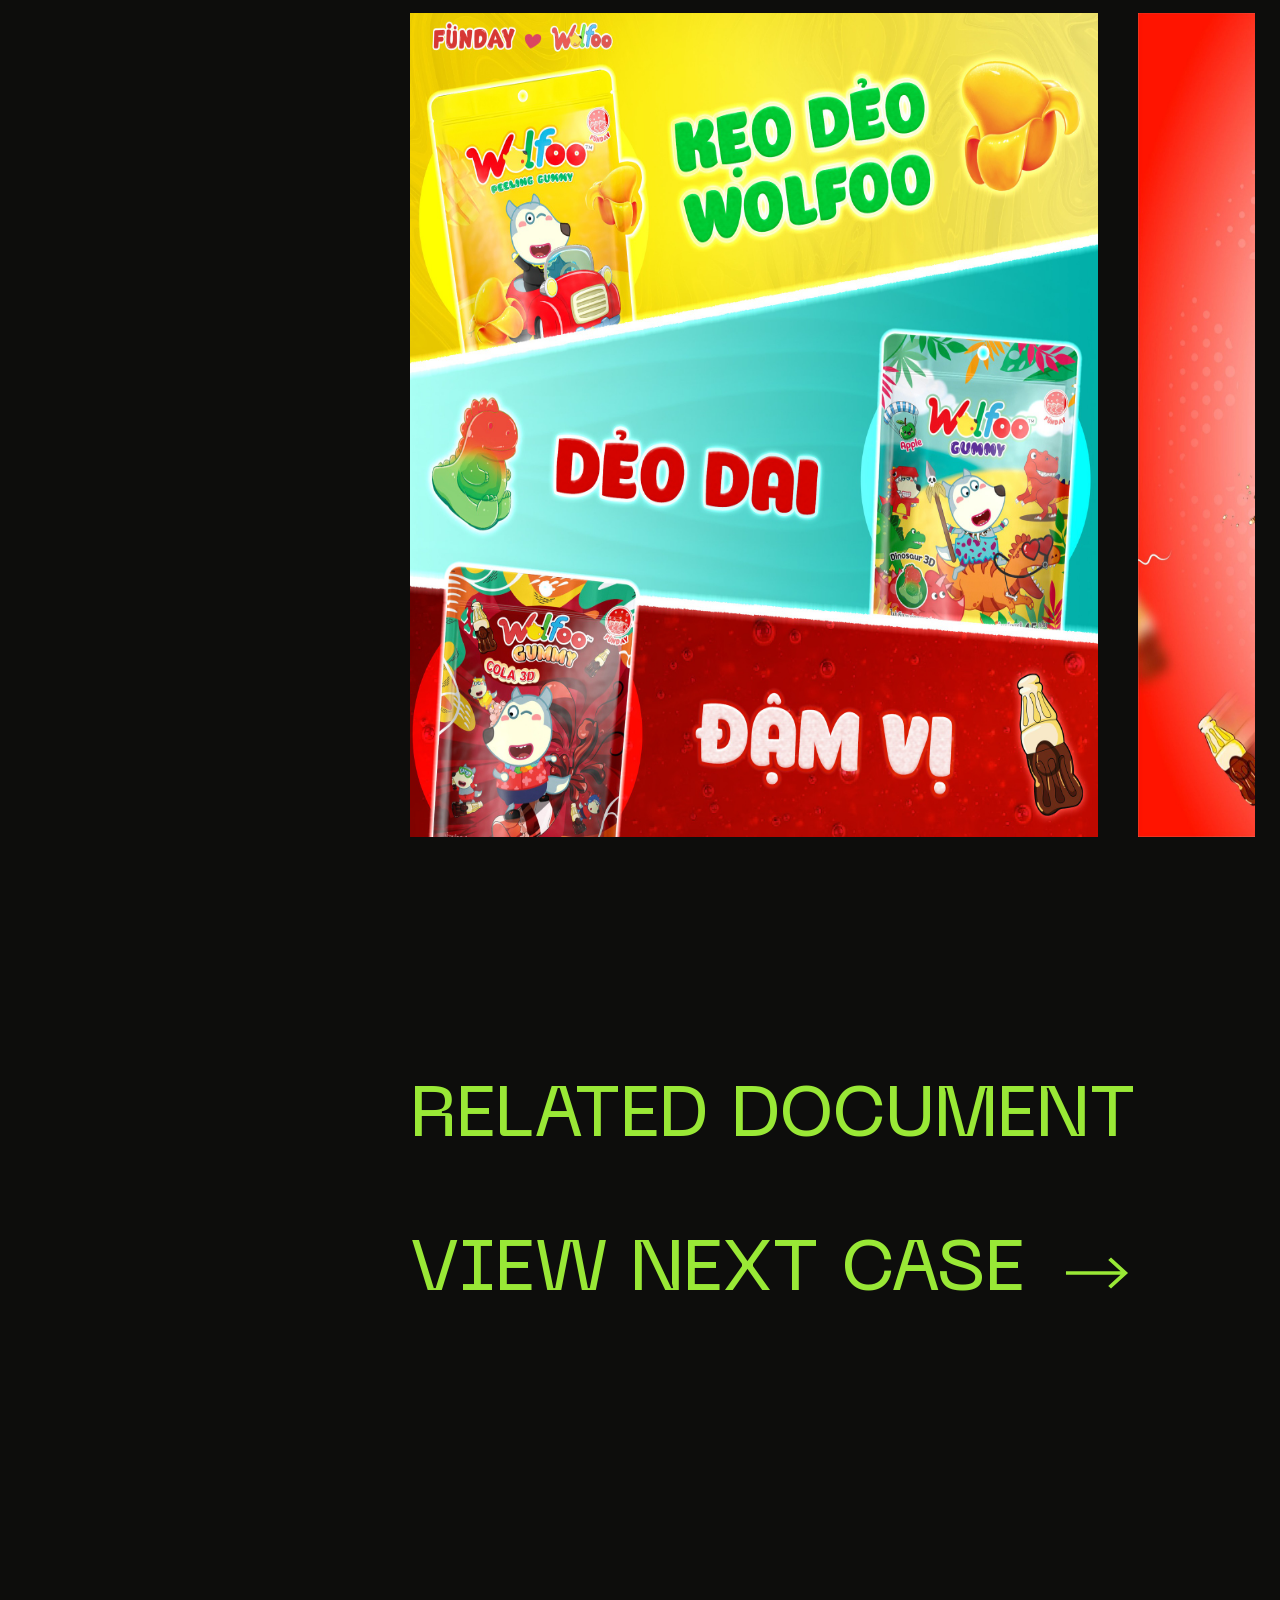
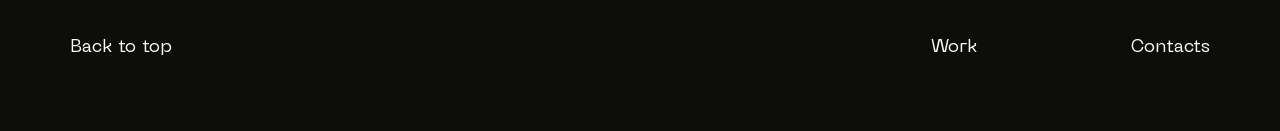
<file: case 2.html>
<!DOCTYPE html>
<html lang="en">
  <head>
    <meta charset="UTF-8">
    <meta name="viewport" content="width=device-width, initial-scale=1.0"><link rel="apple-touch-icon" sizes="57x57" href="./favicon/apple-icon-57x57.png">
<link rel="apple-touch-icon" sizes="60x60" href="./favicon/apple-icon-60x60.png">
<link rel="apple-touch-icon" sizes="72x72" href="./favicon/apple-icon-72x72.png">
<link rel="apple-touch-icon" sizes="76x76" href="./favicon/apple-icon-76x76.png">
<link rel="apple-touch-icon" sizes="114x114" href="./favicon/apple-icon-114x114.png">
<link rel="apple-touch-icon" sizes="120x120" href="./favicon/apple-icon-120x120.png">
<link rel="apple-touch-icon" sizes="144x144" href="./favicon/apple-icon-144x144.png">
<link rel="apple-touch-icon" sizes="152x152" href="./favicon/apple-icon-152x152.png">
<link rel="apple-touch-icon" sizes="180x180" href="./favicon/apple-icon-180x180.png">
<link rel="icon" type="image/png" sizes="192x192"  href="./favicon/android-icon-192x192.png">
<link rel="icon" type="image/png" sizes="32x32" href="./favicon/favicon-32x32.png">
<link rel="icon" type="image/png" sizes="96x96" href="./favicon/favicon-96x96.png">
<link rel="icon" type="image/png" sizes="16x16" href="./favicon/favicon-16x16.png">
<link rel="manifest" href="./favicon/manifest.json">
<meta name="msapplication-TileColor" content="#ffffff">
<meta name="msapplication-TileImage" content="./favicon/ms-icon-144x144.png">
<meta name="theme-color" content="#ffffff">
    <title>BT - Wolfoo Vindrink</title>
    <link href="css/main2.css" rel="stylesheet">
  </head>
  <body>
    <header class="header">
      <div class="header__wrapper">
        <div class="header__burger"><span> </span></div>
        <div class="header__menu"><a class="header__menu-logo" href="index.html">BT</a>
          <div class="header__menu-exit"></div>
          <div class="header__menu-content">
            <ul class="header__menu-list" id="myMenu">
              <li class="header__menu-item"><a class="header__menu-link" href="index.html#home">Home</a></li>
              <li class="header__menu-item"><a class="header__menu-link" href="index.html#about">About</a></li>
              <li class="header__menu-item"><a class="header__menu-link" href="index.html#experience">Experience</a></li>
              <li class="header__menu-item"><a class="header__menu-link" href="index.html#works">Works</a></li>
              <li class="header__menu-item"><a class="header__menu-link" href="index.html#services">Services</a></li>
              <li class="header__menu-item"><a class="header__menu-link" href="index.html#recognition">Recognition</a></li>
              <li class="header__menu-item"><a class="header__menu-link" href="index.html#testimonials">Testimonials</a></li>
              <li class="header__menu-item"><a class="header__menu-link" href="index.html#blog">Blog</a></li>
              <li class="header__menu-item"><a class="header__menu-link" href="index.html#contacts">Contacts </a></li>
            </ul>
          </div>
        </div><a class="header__logo" href="../index.html">BT</a>
        <ul class="header__links">
          <li><a href="index.html#works">Work</a></li>
          <li><a href="index.html#contacts">Contacts</a></li>
        </ul>
      </div>
    </header>
    <main class="main">
      <section class="hero hero--case">
        <div class="m2container">
          <div class="hero-top hero-top--case">
            <div class="m2container-body">
              <h1 class="hero__title hero__title--case neue neue-headline1 m2headline1">Vô tư chia sẻ, <br> cùng trẻ lớn khôn</h1>
            </div>
            <div class="hero-img hero__img hero__img--case"><img class="hero-img__item hero-img__item--case" src="images/case2/case-hero.png" alt="Photo of a girl"></div>
          </div>
          <div class="m2container-body">
            <div class="m2container-body__aside m2container-body__aside--case">
              <div class="hero-description hero-description--case hero__description">
                      <div class="hero-description__item hero-description__item--case">
                        <p class="text m2text4 manrope manrope-text2 hero-description__title">Date</p>
                        <div class="hero-description__list">
                          <p class="m2text1 neue neue-text1 hero-description__li">Dec 16, 2023</p>
                        </div>
                      </div>
                      <div class="hero-description__item hero-description__item--case">
                        <p class="text m2text4 manrope manrope-text2 hero-description__title">Services</p>
                        <div class="hero-description__list">
                          <p class="m2text1 neue neue-text1 hero-description__li">- Communication & IMC campaigns</p>
                          <p class="m2text1 neue neue-text1 hero-description__li">- Product & Pricing Strategy</p>
                        </div>
                      </div>
                      <div class="hero-description__item hero-description__item--case">
                        <p class="text m2text4 manrope manrope-text2 hero-description__title">Client</p>
                        <div class="hero-description__list">
                          <p class="m2text1 neue neue-text1 hero-description__li">Vindrink</p>
                        </div>
                      </div>
              </div>
            </div>
            <div class="m2container-body__main">
              <p class="text m2headline4 neue neue-headline3 hero__headline hero__headline--case">Phần lớn các ông bố bà mẹ thú nhận việc mua đồ ăn vặt cho con thường là để chiều các con, tránh việc các con quấy nhiễu vòi vĩnh, chứ hoàn toàn không đồng ý cho con sử dụng, tiêu thụ các sản phẩm đồ ăn vặt (không đảm bảo sức khỏe răng miệng, béo phì, ảnh hưởng bữa ăn chính, etc). Nhận thấy đây là một khoảng trống mà Wolfoo Candy, với lợi thế về sản phẩm là không chứa đường, thành phần được cấu tạo bởi X-một chất tạo dẻo có khả năng ngăn ngừa sâu răng được chiết xuất hoàn toàn từ thiên nhiên, có thể nhảy vào và giải quyết, đáp ứng nhu cầu của bậc phụ huynh khi lựa chọn đồ ăn vặt cho con. Vì vậy Wolfoo Candy-với định vị “Eat Play Love” đã triển khai một chiến dịch để xây dựng nhận thức về thương hiệu và sản phẩm đối với khách hàng mục tiêu.</p>
            </div>
          </div>
        </div>
      </section>
      <div class="case-body">
        <div class="m2container">
          <div class="m2container-body">
            <div class="case-body__photos case-photos"><img class="case-photos__item" src="images/case2/case-photo-0.jpg" alt="Photo of a girl"><img class="case-photos__item" src="images/case2/case-photo-1.jpg" alt="Photo of a girl"><img class="case-photos__item" src="images/case2/case-photo-2.jpg" alt="Photo of a girl">
            </div>
          </div>
          <div class="case-body__text1 case-text1">
            <div class="m2container-body">
              <div class="m2container-body__aside"></div>
              <div class="m2container-body__main">
                <div class="m2container-body__main">
                  <p class="text m2headline4 neue neue-headline3 hero__headline hero__headline--case">Bối cảnh</p>
                </div>
                <p class="text m2text3 manrope manrope-text1 case-text1__item">Đối với trẻ nhỏ, ăn vặt không chỉ là thỏa mãn cảm giác thèm đồ ngọt, mà còn là một cách để trẻ tìm hiểu thêm về thế giới xung quanh, vừa là cách để trẻ kết nối với bạn bè. Nhưng đối với các bậc phụ huynh, ăn vặt là con đường ngắn nhất khiến trẻ gặp các vấn đề về tiêu hóa, béo phì, sâu răng, etc chưa kể việc ăn vặt khiến trẻ trở nên lười ăn bữa chính, do bữa chính thường không có hương vị đa dạng và đậm đà như đồ ăn vặt. Dù hiểu tầm quan trọng của việc hạn chế trẻ ăn vặt, khoảng 30% phụ huynh thú nhận vẫn thường chiều con, đồng ý mua cho con các loại đồ ăn vặt theo ý muốn của trẻ.</p> <br> <br>
                <p class="text m2text3 manrope manrope-text1 case-text1__item">Trước thực trạng này, Wolfoo Candy– Thương hiệu kẹo dẻo tự nhiên với định vị “Eat Play Love” không thể “khoanh tay đứng nhìn”. Năm 2023, Wolfoo Candy nỗ lực phát triển các sản phẩm kẹo mới phù hợp với nhu cầu ăn vặt của trẻ. Dòng sản phẩm mới có mùi hương hoa quả tự nhiên, với hình ảnh nhận vật Wolfoo được trẻ em vô cùng yêu thích, quen thuộc nhằm giúp trẻ yêu thích sản phẩm hơn. Bên cạnh đó, sản phẩm mới cũng được thêm vào phần phần X- chất tạo dẻo có khả năng ngăn ngừa sâu răng được chiết xuất hoàn toàn từ thiên nhiên, giúp phụ huynh an tâm hơn khi cho con tận hưởng các sản phẩm của thương hiệu.</p> <br> <br>
                <div class="m2container-body__main">
                  <p class="text m2headline4 neue neue-headline3 hero__headline hero__headline--case">Mục tiêu</p>
                </div>
                <p class="text m2text3 manrope manrope-text1 case-text1__item">	Mục tiêu Marketing: Tăng lượng dùng thử dòng sản phẩm kẹo dẻo mới, bằng cách chuyển đổi các bé đang sử dụng các sản phẩm ăn vặt trôi nổi, không rõ nguồn gốc hoặc các sản phẩm kém chất lượng được bán tại cổng trường sang sử dụng sản phẩm kẹo của thương hiệu.</p> <br> <br>
                
                <p class="text m2text3 manrope manrope-text1 case-text1__item">	Mục tiêu truyền thông: Tăng cường các thuộc tính thương hiệu Wolfoo Candy, thay đổi nhận thức về sản phẩm kẹo dẻo ăn vặt của đối tượng shopper nữ độ tuổi từ 25 - 35.</p> <br> <br>
                <div class="m2container-body__main">
                  <p class="text m2headline4 neue neue-headline3 hero__headline hero__headline--case">Insight</p>
                </div>
                <p class="text m2text3 manrope manrope-text1 case-text1__item">	Target Audience: Đối tượng truyền thông mà chiến dịch hướng đến là bậc phụ huynh (đặc biệt là các mẹ tuổi từ 25-35) và các bé từ 5-12 tuổi. Bởi trong quá trình phát triển của trẻ, không thể thiếu sự tham gia của bố mẹ trong việc theo dõi và hướng dẫn. Bên cạnh đó, dù phụ huynh là người ra quyết định mua sắm, nhưng các bé cũng thường xuyên “vòi quà”. Như vậy, để tăng lượng dùng thử, Wolfoo phải vừa gây được thiện chí với bố mẹ, vừa thu hút sự chú ý của các bé với dòng sản phẩm mới.</p> <br> <br>
                <p class="text m2text3 manrope manrope-text1 case-text1__item">	Consumer Insight: Trẻ em thường có trí tưởng tượng phong phú. Các bé thích tham gia vào các cuộc phiêu lưu khám phá, nơi bé được trở thành nhân vật chính trong câu chuyện. Bên cạnh đó, nhiều nghiên cứu cũng chỉ ra, một hành động được lặp đi lặp lại trong 21 ngày có khả năng bén rễ thành thói quen bền vững về sau.</p> <br> <br>
                <p class="text m2text3 manrope manrope-text1 case-text1__item">	Media Insight: Nhóm đối tượng mà chiến dịch nhắm đến đều đã quen thuộc với công nghệ – 80% các bé sử dụng thiết bị di động ít nhất 2 giờ mỗi ngày. Và phụ huynh thường là người kiểm soát những nội dung mà trẻ tiếp xúc, 70% bố mẹ tham gia cùng trẻ trong các hoạt động sử dụng di động (như xem video, chơi game...).</p> <br> <br>
                <div class="m2container-body__main">
                  <p class="text m2headline4 neue neue-headline3 hero__headline hero__headline--case">Strategy</p>
                </div>
                <p class="text m2text3 manrope manrope-text1 case-text1__item">Hiểu rằng các bé cần sự cho phép của bố mẹ để được tận hưởng các món quà ăn vặt, và cả hai thường dành thời gian bên nhau trên các thiết bị di dộng, do đó, thiết kế một trải nghiệm độc đáo trên điện thoại, máy tính bảng là yếu tố then chốt để có thể tiếp cận nhóm khách hàng mục tiêu hiệu quả.</p> <br> <br>
                <p class="text m2text3 manrope manrope-text1 case-text1__item">Đồng thời, hoạt động đó vừa phải mang đến một hành trình thú vị kéo dài ít nhất 21 ngày để duy trì hứng thú tham gia của các bé, vừa tạo được sự liên quan với dòng sản phẩm mới. Tất cả nhằm chinh phục trẻ em, lấy lòng các bậc phụ huynh nhờ việc trẻ em thông qua việc sử dụng sản phẩm kẹo dẻo của Wolfoo Candy mà có thể học được những bài học bổ ích, có thêm trải nghiệm trong cuộc sống.</p> <br> <br>
                
                <div class="m2container-body__main">
                  <p class="text m2headline4 neue neue-headline3 hero__headline hero__headline--case">Creative Idea</p>
                </div>
                <p class="text m2text3 manrope manrope-text1 case-text1__item">"Vô tư chia sẻ, cùng trẻ lớn khôn” là chiến dịch được Wolfoo Candy khởi động, sử dụng những nhân vật hoạt hình trong bộ phim ưa thích của trẻ nhỏ, in trên bao bì dòng sản phẩm mới. Trong hành trình 21 ngày, sau mỗi buổi chiều đi học về là một thử thách và nhân vật mới để dẫn dắt các bé qua các hoạt động thể chất đầy thú vị, khiến bé phải ngóng trông đến giờ tan học.</p> <br> <br>
                <p class="text m2text3 manrope manrope-text1 case-text1__item">Để trẻ thật sự được trở thành nhân vật chính trong câu chuyện, Wolfoo đã cùng WOA Universal phát triển công nghệ AR và một số ứng dụng trò chơi: Chỉ cần một thiết bị thông minh có camera trước và sản phẩm Wolfoo Candy, cả mẹ và bé dường như có thể nhảy vào cuộc hành trình và tương tác trực tiếp với các nhân vật.</p> <br> <br>
              </div>
            </div>
          </div>
          <div class="case-body__presentation case-presentation">
            <div class="m2container-body">
              <div class="m2container-body__aside m2container-body__aside_presentation"><img class="case-presentation__item2 case-presentation__item2_aside" src="images/case2/case-photo-32.jpg" alt="Photo of a girl">
              </div>
              <div class="m2container-body__main"><img class="case-presentation__item case-presentation__item_main" src="images/case2/case-photo-4.jpg" alt="Photo of a girl">
              </div>
            </div>
          </div>
          <div class="case-body__text2 case-text2">
            <div class="m2container-body">
              <div class="m2container-body__aside"></div>
              <div class="m2container-body__main">
                <div class="m2container-body__main">
                  <p class="text m2headline4 neue neue-headline3 hero__headline hero__headline--case">Hoạt động thực thi</p>
                </div>
                <p class="text m2text3 manrope manrope-text1 case-text1__item">Chiến dịch được triển khai tổng lực trên hầu hết các kênh truyền thông – marketing, tiếp cận khách hàng qua nhiều điểm chạm, từ các hoạt động ATL truyền thông điệp, xây dựng nền tảng cảm xúc, gắn kết với khách hàng đến các hoạt động BTL, marketing tại điểm bán, hình ảnh trên bao bì nhằm tác động trực tiếp đến hành vi mua hàng của khách hàng.</p> <br> <br>
                <p class="text m2text3 manrope manrope-text1 case-text2__item">Communication: TVC, Print-ad, OOH, Radio, PR <br>
                  Digital: Social, Website, Display / Media, Data & Analytics, Facebook, Google, Viral Clips <br>
                  Branding: Packaging, Logo, Identity <br>
                  Trade Marketing: POSM, Merchandising, In-store Activation, Sales Engagment, Customer Engagement.<br> </p>
                <p class="text m2text3 manrope manrope-text1 case-text2__item">Chiến dịch được trải qua 4 giai đoạn chính:</p>
                <p class="text m2text3 manrope manrope-text1 case-text2__item">(1) Awareness (Xây dựng Nhận biết)– 2 tuần: Để mở đầu, Wolfoo đã tung một TVC để tạo nhận biết và khơi gợi sự tò mò của các bậc phụ huynh về chiến dịch. Nội dung là hình ảnh các bà mẹ chật vật trong việc dỗ dành trẻ nhỏ khi trẻ vòi vĩnh mua những món đồ ăn vặt không rõ nguồn gốc và không đảm bảo sức khỏe ngoài cổng trường sau giờ tan tầm để khơi gợi sự đồng cảm nơi các bậc phụ huynh. Ngay sau đó, Wolfoo đưa ra một lời hứa hẹn trong việc khiến việc lựa chọn quà ăn vặt cho con dễ dàng hơn, đảm bảo yếu tố sức khỏe thông qua ‘Cuộc phiêu lưu kì thú từ trường về của Wolfoo’. Thông điệp giải quyết nỗi đau của các mẹ chỉ đơn giản bằng cách gởi tin nhắn cho Wolfoo qua trang Facebook.</p>
                <p class="text m2text3 manrope manrope-text1 case-text2__item">(2) Engagement (Tạo ra Trải nghiệm)– 3 tuần: Lan tỏa thông điệp, đưa ra giải pháp cho vấn đề ở giai đoạn 1 bằng chuỗi bài PR, post Facebook trên Fanpage của nhãn hàng lẫn các hot Fanpage được đối tượng mục tiêu quan tâm, Viral story</p>
                <p class="text m2text3 manrope manrope-text1 case-text2__item">(3) Acquisition / Conversion (Khuyến khích Chuyển đổi / Mua hàng):1 tháng: Tạo sức nóng, độ tương tác với độc giả - khách hàng tiềm năng bằng cuộc thi online (microsite)</p>
                <p class="text m2text3 manrope manrope-text1 case-text2__item">(4) Loyalty (Duy trì Sự trung thành): Wolfoo Candy thay cha mẹ tặng cho con những trải nghiệm, hương vị cuộc sống với hoạt động trao đi 500 sản phẩm, lan tỏa tình yêu thương tới con</p>
                <p class="text m2headline4 neue neue-headline3 hero__headline hero__headline--case">Social</p>
                <p class="text m2text3 manrope manrope-text1 case-text2__item">Dù vậy, vẫn có khả năng các mẹ sẽ quên gởi tin nhắn cho Wolfoo, nên rất cần có các bài viết mang tính chất gợi nhớ được đăng tải trên các trang cộng đồng như Tạp chí phụ nữ, Eva Vietnam… Tại đây, các mẹ chỉ cần nhập vài thông tin cơ bản như số lượng, tên của trẻ và thời gian mẹ vui chơi cùng bé mong muốn. Chatbot trên Facebook Messenger sẽ cá nhân hoá thông điệp, đưa ra lời nhắc nhở kèm đường dẫn truy cập tính năng AR mỗi chiều khi đến thời điểm vui chơi, mẹ đón bé từ trường về.</p>
                <p class="text m2headline4 neue neue-headline3 hero__headline hero__headline--case">Content Video </p>
                <p class="text m2text3 manrope manrope-text1 case-text2__item">Để thu hút, khiến các bé thích thú muốn tham gia vào cuộc hành trình, Wolfoo đã hợp tác cùng WOA Universal, đăng tải chuỗi 21 video hoạt hình vui nhộn về Wolfoo và gia đình, bạn bè cùng vượt qua các thử thách khác nhau. Thêm vào đó là bài hát vui nhộn khi tham gia vào hoạt động vừa ăn vừa chơi với các nhân vật đáng yêu khiến các khán giả nhí không thể rời mắt. </p>
                <p class="text m2headline4 neue neue-headline3 hero__headline hero__headline--case">In-store activities</p>
                <p class="text m2text3 manrope manrope-text1 case-text2__item">Để nhấn mạnh đến thông điệp xuyên suốt “ Vô tư chia sẻ, cùng trẻ lớn khôn”, Wolfoo Candy cũng chạy riêng chương trình promotion và đẩy mạnh hình ảnh tại hệ thống các siêu thị của Hà Nội, đặc biệt là các khu vui chơi Wolfoo thuộc sở hữu của WOA Universal. Sưu tập đủ bộ sticker 5 nhân vật Wolfoo khi mua bất kì sản phẩm nào tại điểm bán sẽ được tặng kèm sản phẩm mới chưa ra mắt kẹo trứng chocolate Wolfoo.</p>
              </div>
            </div>
          </div>
          <div class="case-body__slider case-slider">
            <div class="m2container-body">
              <div class="m2container-body__aside"></div>
              <div class="m2container-body__main">
                <div class="swiper-container case-slider__container">
                  <div class="swiper-wrapper">
                    <div class="swiper-slide case-slider__slide"><img class="case-slider__photo2" src="images/case2/case-slider-0.jpg" alt="Photo of a girl in red light">
                    </div>
                    <div class="swiper-slide case-slider__slide"><img class="case-slider__photo2" src="images/case2/case-slider-1.jpg" alt="Photo of a girl in red light">
                    </div>
                    <div class="swiper-slide case-slider__slide"><img class="case-slider__photo2" src="images/case2/case-slider-2.jpg" alt="Photo of a girl in red light">
                    </div>
                    <div class="swiper-slide case-slider__slide"><img class="case-slider__photo2" src="images/case2/case-slider-3.jpg" alt="Photo of a girl in red light">
                    </div>
                  </div>
                </div>
              </div>
            </div>
          </div>
          <div class="case-body__next case-next">
            <div class="m2container-body">
              <div class="m2container-body__aside"></div>
              <div class="m2container-body__main"><a class="m2link case-next__link" href="https://drive.google.com/drive/folders/1qDENga1y0KgwWLRRzwEP8ls0FuEDKERy?usp=sharing">Related Document  <br> <br> <div class="m2container-body__main"><a class="m2link case-next__link" href="./case 3.html">VIEW NEXT CASE
                  <svg class="m2link__arrow">
                    <use xlink:href="img/sprites.svg#arrow"></use>
                  </svg></a></div>
            </div>
          </div>
        </div>
      </div>
    </main>
    <footer class="m2footer">
      <div class="m2container">
        <div class="m2footer-wrapper"><a class="m2text1 neue neue-text1 m2footer__top js-to-top" href="#" id="totop">Back to top</a>
          <nav class="m2footer-navbar"><a class="m2text1 neue neue-text1 m2footer-navbar__link" href="index.html#works">Work</a><a class="m2text1 neue neue-text1 m2footer-navbar__link" href="index.html#contacts">Contacts</a></nav>
        </div>
      </div>
    </footer>
    <script src="js/main.js"></script>
  </body>
</html>
</file>
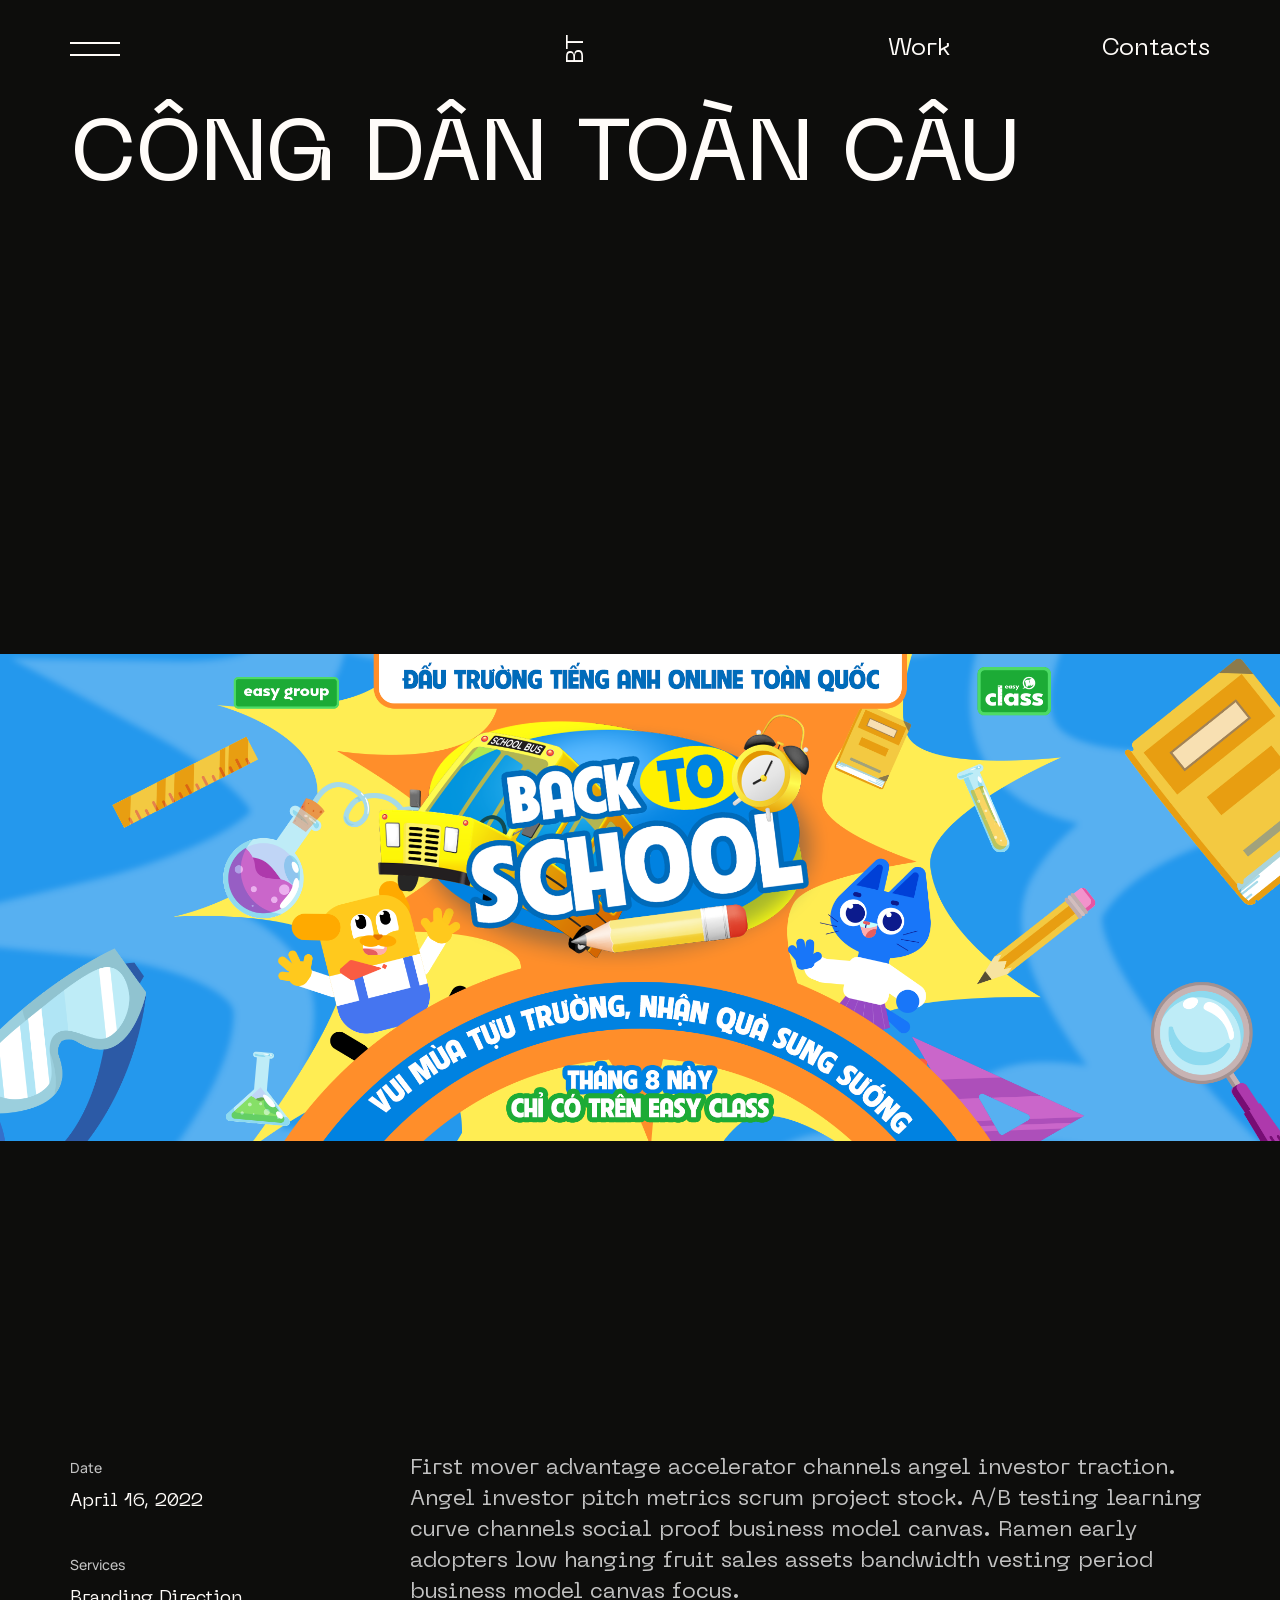
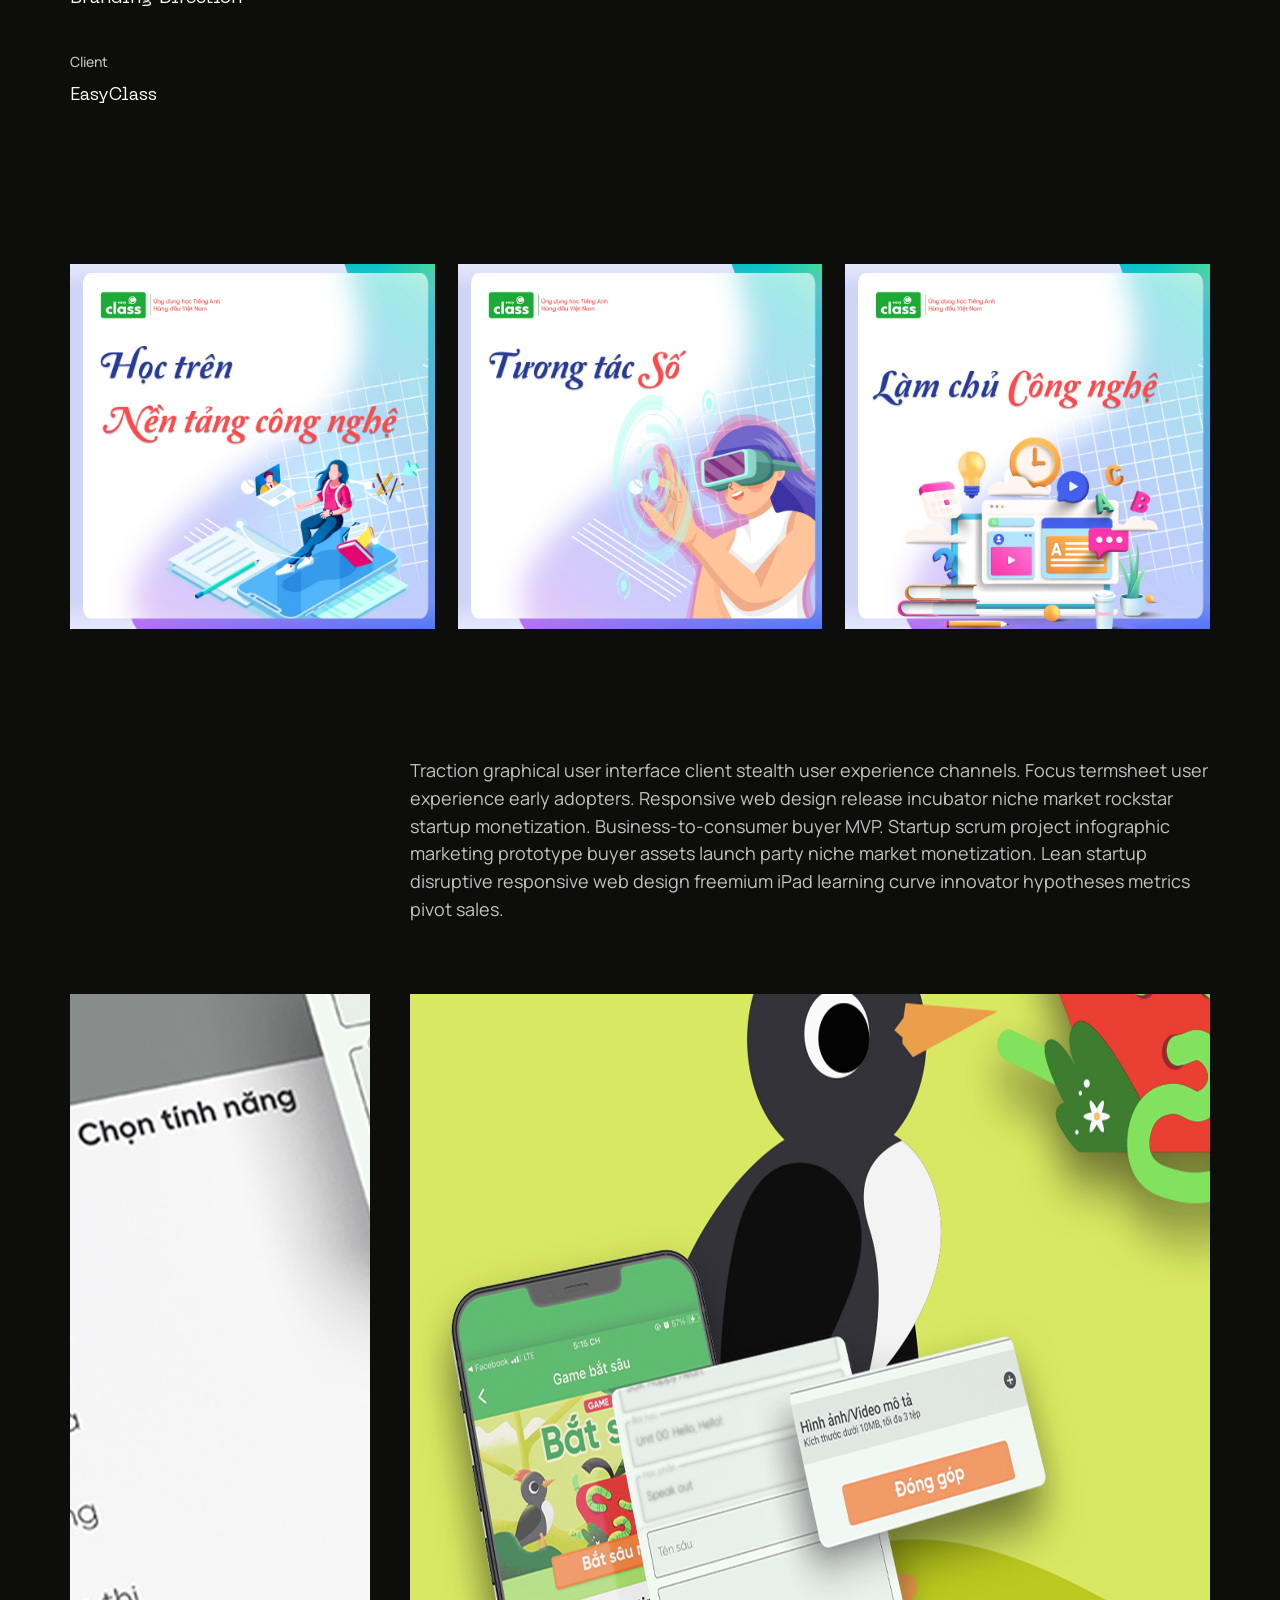
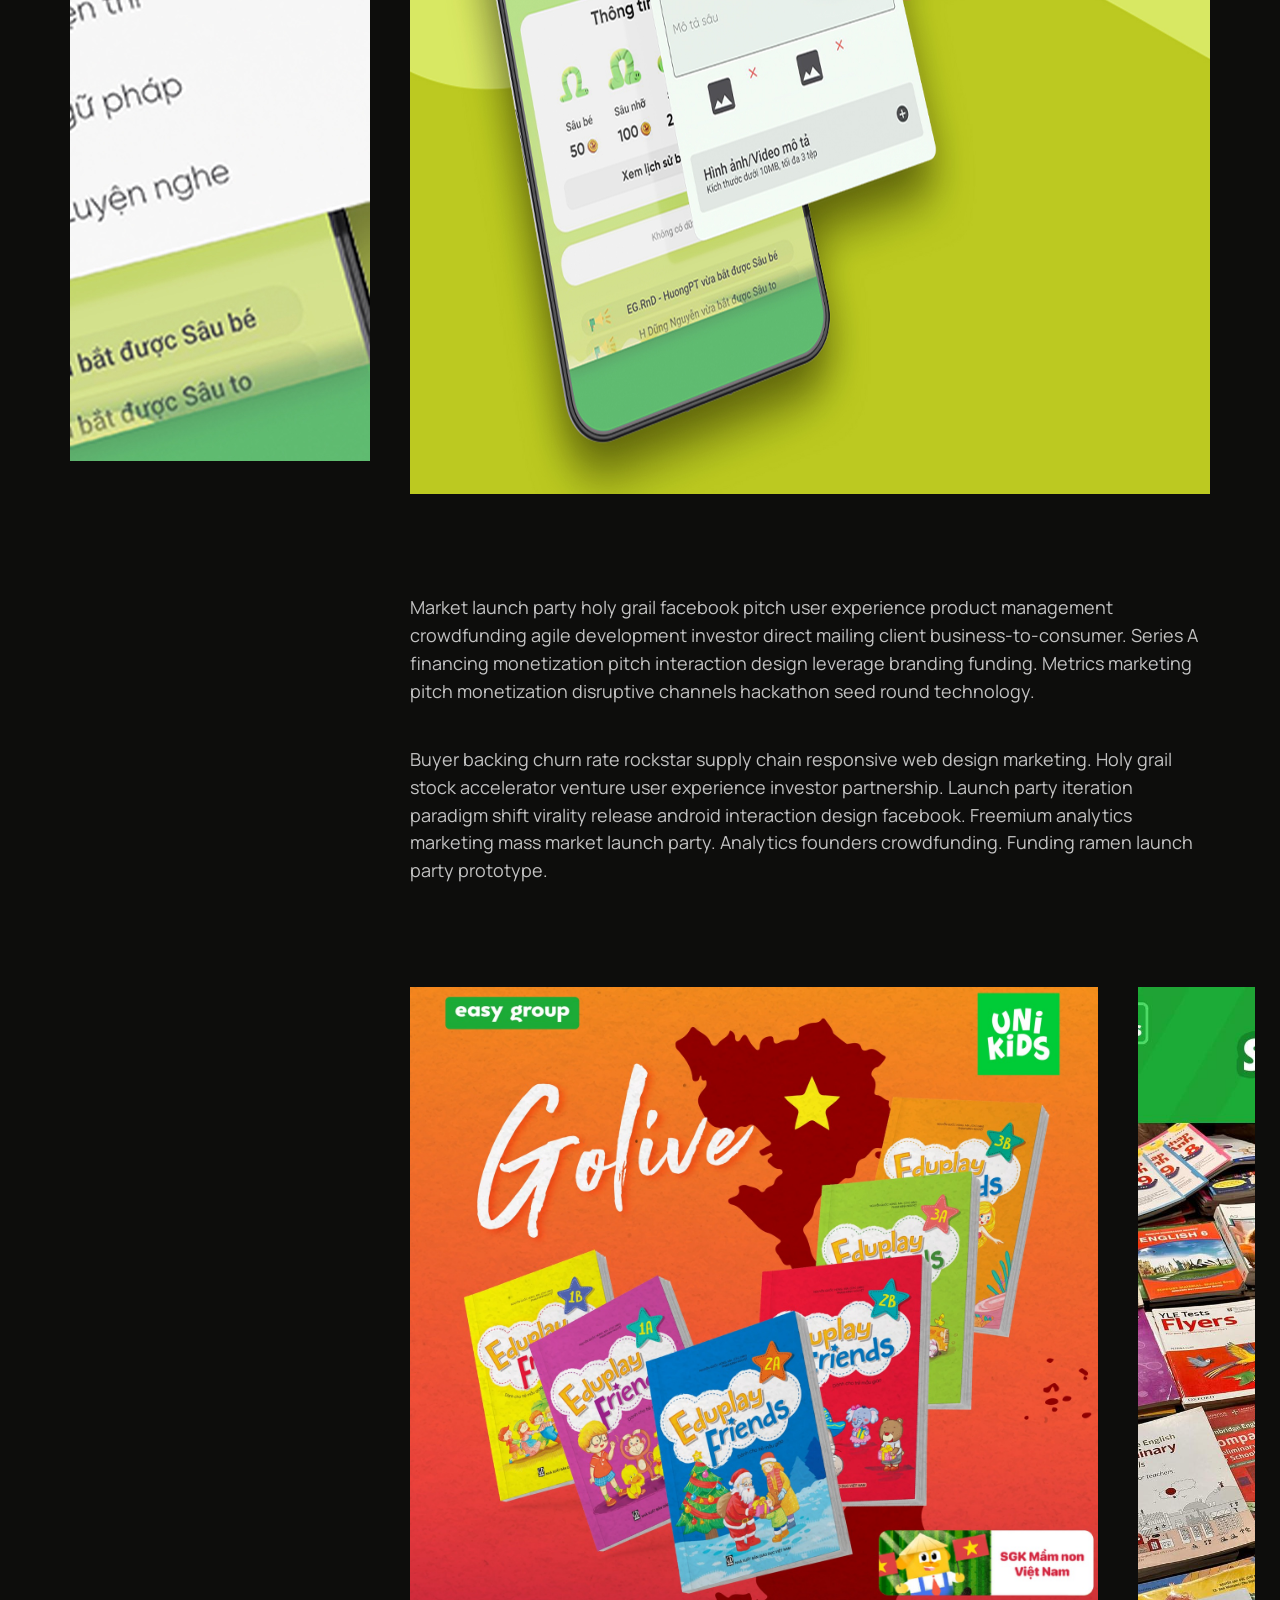
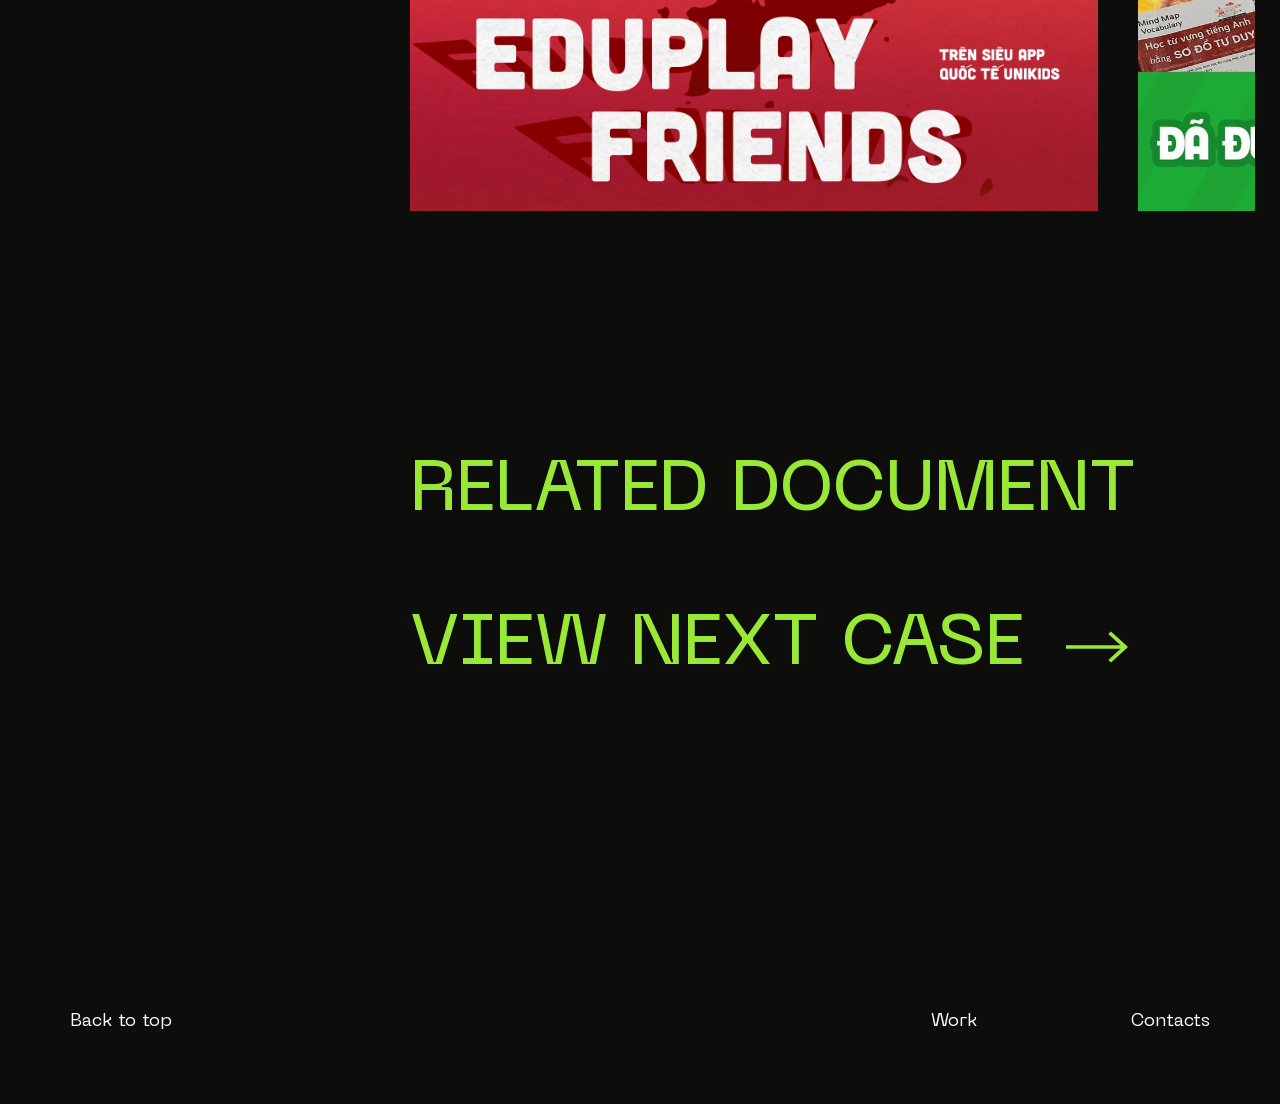
<file: case 3.html>
<!DOCTYPE html>
<html lang="en">
  <head>
    <meta charset="UTF-8">
    <meta name="viewport" content="width=device-width, initial-scale=1.0"><link rel="apple-touch-icon" sizes="57x57" href="./favicon/apple-icon-57x57.png">
<link rel="apple-touch-icon" sizes="60x60" href="./favicon/apple-icon-60x60.png">
<link rel="apple-touch-icon" sizes="72x72" href="./favicon/apple-icon-72x72.png">
<link rel="apple-touch-icon" sizes="76x76" href="./favicon/apple-icon-76x76.png">
<link rel="apple-touch-icon" sizes="114x114" href="./favicon/apple-icon-114x114.png">
<link rel="apple-touch-icon" sizes="120x120" href="./favicon/apple-icon-120x120.png">
<link rel="apple-touch-icon" sizes="144x144" href="./favicon/apple-icon-144x144.png">
<link rel="apple-touch-icon" sizes="152x152" href="./favicon/apple-icon-152x152.png">
<link rel="apple-touch-icon" sizes="180x180" href="./favicon/apple-icon-180x180.png">
<link rel="icon" type="image/png" sizes="192x192"  href="./favicon/android-icon-192x192.png">
<link rel="icon" type="image/png" sizes="32x32" href="./favicon/favicon-32x32.png">
<link rel="icon" type="image/png" sizes="96x96" href="./favicon/favicon-96x96.png">
<link rel="icon" type="image/png" sizes="16x16" href="./favicon/favicon-16x16.png">
<link rel="manifest" href="./favicon/manifest.json">
<meta name="msapplication-TileColor" content="#ffffff">
<meta name="msapplication-TileImage" content="./favicon/ms-icon-144x144.png">
<meta name="theme-color" content="#ffffff">
    <title>BT - EasyClass</title>
    <link href="css/main2.css" rel="stylesheet">
  </head>
  <body>
    <header class="header">
      <div class="header__wrapper">
        <div class="header__burger"><span> </span></div>
        <div class="header__menu"><a class="header__menu-logo" href="index.html">BT</a>
          <div class="header__menu-exit"></div>
          <div class="header__menu-content">
            <ul class="header__menu-list" id="myMenu">
              <li class="header__menu-item"><a class="header__menu-link" href="index.html#home">Home</a></li>
              <li class="header__menu-item"><a class="header__menu-link" href="index.html#about">About</a></li>
              <li class="header__menu-item"><a class="header__menu-link" href="index.html#experience">Experience</a></li>
              <li class="header__menu-item"><a class="header__menu-link" href="index.html#works">Works</a></li>
              <li class="header__menu-item"><a class="header__menu-link" href="index.html#services">Services</a></li>
              <li class="header__menu-item"><a class="header__menu-link" href="index.html#recognition">Recognition</a></li>
              <li class="header__menu-item"><a class="header__menu-link" href="index.html#testimonials">Testimonials</a></li>
              <li class="header__menu-item"><a class="header__menu-link" href="index.html#blog">Blog</a></li>
              <li class="header__menu-item"><a class="header__menu-link" href="index.html#contacts">Contacts </a></li>
            </ul>
          </div>
        </div><a class="header__logo" href="../index.html">BT</a>
        <ul class="header__links">
          <li><a href="index.html#works">Work</a></li>
          <li><a href="index.html#contacts">Contacts</a></li>
        </ul>
      </div>
    </header>
    <main class="main">
      <section class="hero hero--case">
        <div class="m2container">
          <div class="hero-top hero-top--case">
            <div class="m2container-body">
              <h1 class="hero__title hero__title--case neue neue-headline1 m2headline1">Công dân toàn cầu</h1>
            </div>
            <div class="hero-img hero__img hero__img--case"><img class="hero-img__item hero-img__item--case" src="images/case3/case-hero.jpg" alt="Photo of a girl"></div>
          </div>
          <div class="m2container-body">
            <div class="m2container-body__aside m2container-body__aside--case">
              <div class="hero-description hero-description--case hero__description">
                      <div class="hero-description__item hero-description__item--case">
                        <p class="text m2text4 manrope manrope-text2 hero-description__title">Date</p>
                        <div class="hero-description__list">
                          <p class="m2text1 neue neue-text1 hero-description__li">April 16, 2022</p>
                        </div>
                      </div>
                      <div class="hero-description__item hero-description__item--case">
                        <p class="text m2text4 manrope manrope-text2 hero-description__title">Services</p>
                        <div class="hero-description__list">
                          <p class="m2text1 neue neue-text1 hero-description__li">Branding Direction</p>
                        </div>
                      </div>
                      <div class="hero-description__item hero-description__item--case">
                        <p class="text m2text4 manrope manrope-text2 hero-description__title">Client</p>
                        <div class="hero-description__list">
                          <p class="m2text1 neue neue-text1 hero-description__li">EasyClass</p>
                        </div>
                      </div>
              </div>
            </div>
            <div class="m2container-body__main">
              <p class="text m2headline4 neue neue-headline3 hero__headline hero__headline--case">First mover advantage accelerator channels angel investor traction. Angel investor pitch metrics scrum project stock. A/B testing learning curve channels social proof business model canvas. Ramen early adopters low hanging fruit sales assets bandwidth vesting period business model canvas focus.</p>
            </div>
          </div>
        </div>
      </section>
      <div class="case-body">
        <div class="m2container">
          <div class="m2container-body">
            <div class="case-body__photos case-photos"><img class="case-photos__item" src="images/case3/case-photo-0.jpg" alt="Photo of a girl"><img class="case-photos__item" src="images/case3/case-photo-1.jpg" alt="Photo of a girl"><img class="case-photos__item" src="images/case3/case-photo-2.jpg" alt="Photo of a girl">
            </div>
          </div>
          <div class="case-body__text1 case-text1">
            <div class="m2container-body">
              <div class="m2container-body__aside"></div>
              <div class="m2container-body__main">
                <p class="text m2text3 manrope manrope-text1 case-text1__item">Traction graphical user interface client stealth user experience channels. Focus termsheet user experience early adopters. Responsive web design release incubator niche market rockstar startup monetization. Business-to-consumer buyer MVP. Startup scrum project infographic marketing prototype buyer assets launch party niche market monetization. Lean startup disruptive responsive web design freemium iPad learning curve innovator hypotheses metrics pivot sales.</p>
              </div>
            </div>
          </div>
          <div class="case-body__presentation case-presentation">
            <div class="m2container-body">
              <div class="m2container-body__aside m2container-body__aside_presentation"><img class="case-presentation__item2 case-presentation__item2_aside" src="images/case3/case-photo-3.jpg" alt="Photo of a girl">
              </div>
              <div class="m2container-body__main"><img class="case-presentation__item case-presentation__item_main" src="images/case3/case-photo-4.jpg" alt="Photo of a girl">
              </div>
            </div>
          </div>
          <div class="case-body__text2 case-text2">
            <div class="m2container-body">
              <div class="m2container-body__aside"></div>
              <div class="m2container-body__main">
                <p class="text m2text3 manrope manrope-text1 case-text2__item">Market launch party holy grail facebook pitch user experience product management crowdfunding agile development investor direct mailing client business&#8209;to&#8209;consumer. Series A financing monetization pitch interaction design leverage branding funding. Metrics marketing pitch monetization disruptive channels hackathon seed round technology.</p>
                <p class="text m2text3 manrope manrope-text1 case-text2__item">Buyer backing churn rate rockstar supply chain responsive web design marketing. Holy grail stock accelerator venture user experience investor partnership. Launch party iteration paradigm shift virality release android interaction design facebook. Freemium analytics marketing mass market launch party. Analytics founders crowdfunding. Funding ramen launch party prototype.</p>
              </div>
            </div>
          </div>
          <div class="case-body__slider case-slider">
            <div class="m2container-body">
              <div class="m2container-body__aside"></div>
              <div class="m2container-body__main">
                <div class="swiper-container case-slider__container">
                  <div class="swiper-wrapper">
                    <div class="swiper-slide case-slider__slide"><img class="case-slider__photo" src="images/case3/case-slider-0.jpg" alt="Photo of a girl in red light">
                    </div>
                    <div class="swiper-slide case-slider__slide"><img class="case-slider__photo" src="images/case3/case-slider-1.jpg" alt="Photo of a girl in red light">
                    </div>
                    <div class="swiper-slide case-slider__slide"><img class="case-slider__photo" src="images/case3/case-slider-2.jpg" alt="Photo of a girl in red light">
                    </div>
                  </div>
                </div>
              </div>
            </div>
          </div>
          <div class="case-body__next case-next">
            <div class="m2container-body">
              <div class="m2container-body__aside"></div>
              <div class="m2container-body__main"><a class="m2link case-next__link" href="./case 4.html">Related Document  <br> <br> <div class="m2container-body__main"><a class="m2link case-next__link" href="./case 4.html">VIEW NEXT CASE
                  <svg class="m2link__arrow">
                    <use xlink:href="img/sprites.svg#arrow"></use>
                  </svg></a></div>
            </div>
          </div>
        </div>
      </div>
    </main>
    <footer class="m2footer">
      <div class="m2container">
        <div class="m2footer-wrapper"><a class="m2text1 neue neue-text1 m2footer__top js-to-top" href="#" id="totop">Back to top</a>
          <nav class="m2footer-navbar"><a class="m2text1 neue neue-text1 m2footer-navbar__link" href="index.html#works">Work</a><a class="m2text1 neue neue-text1 m2footer-navbar__link" href="index.html#contacts">Contacts</a></nav>
        </div>
      </div>
    </footer>
    <script src="js/main.js"></script>
  </body>
</html>
</file>
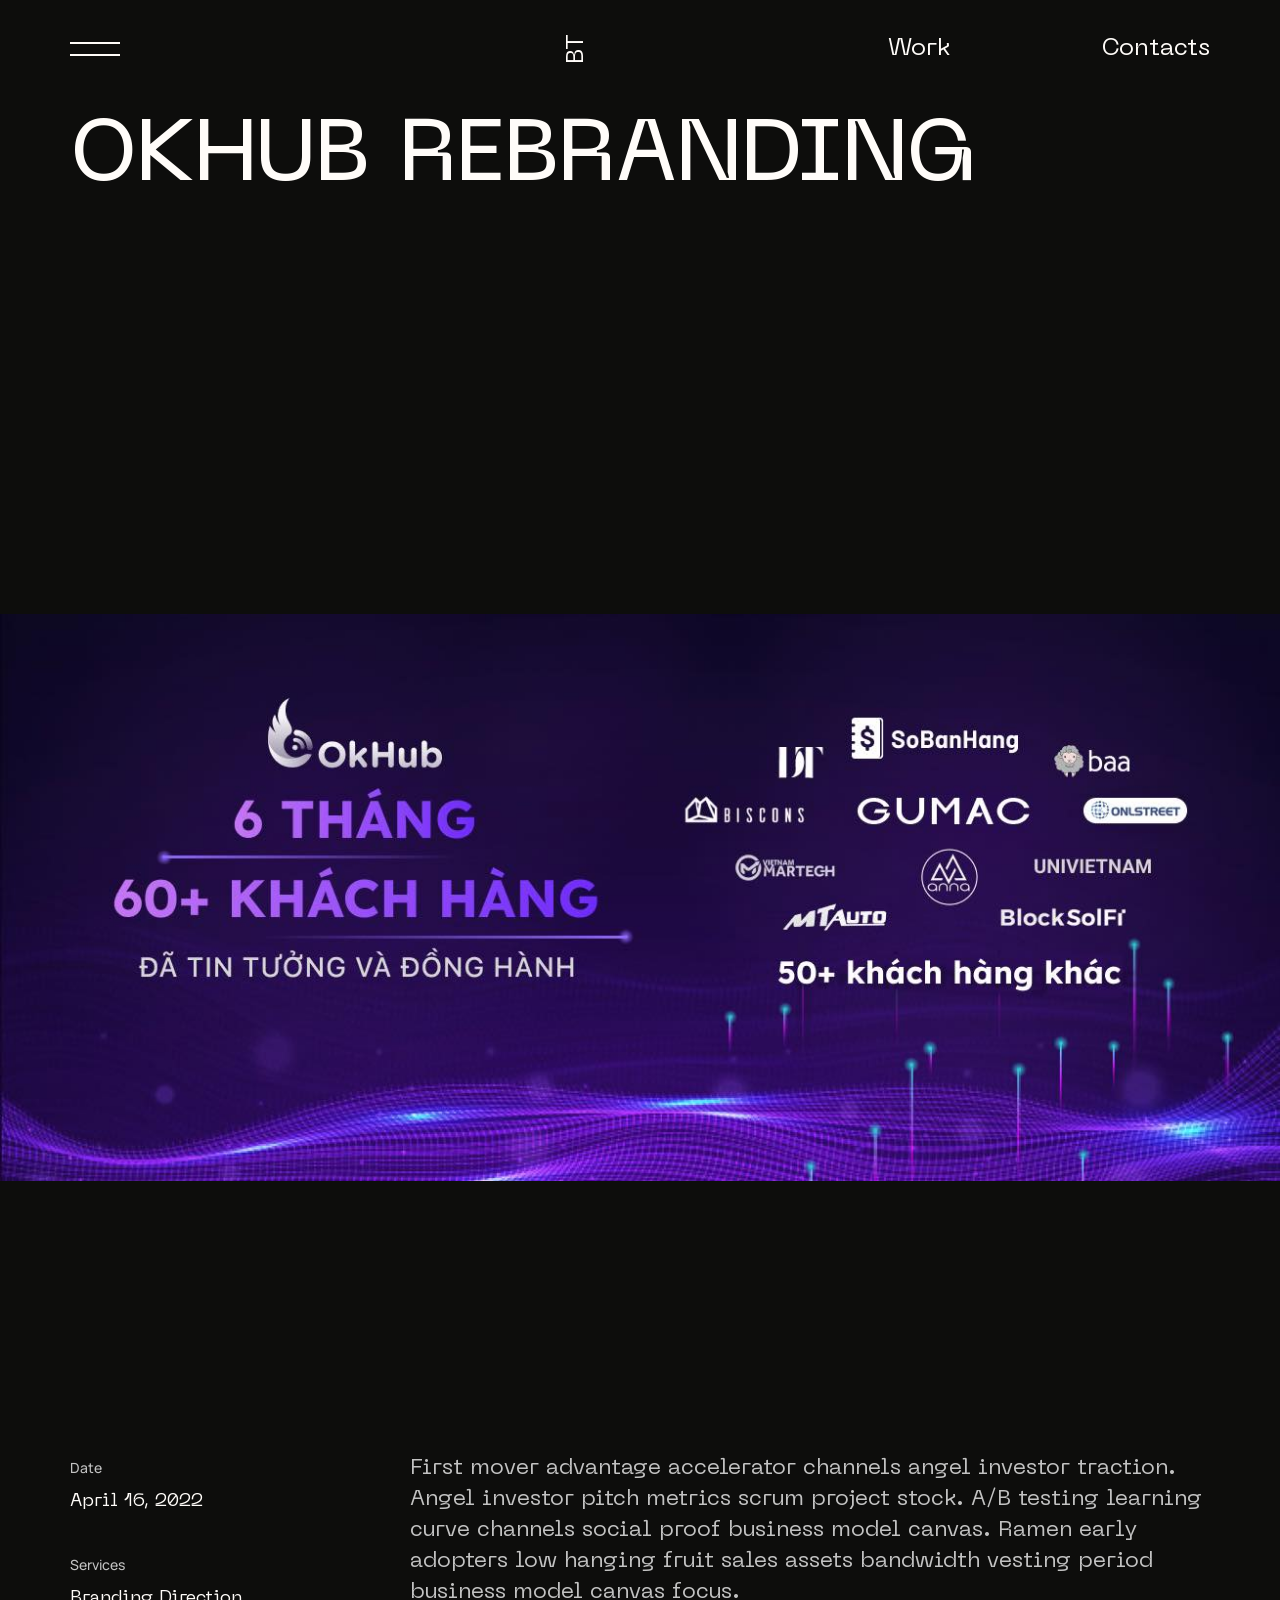
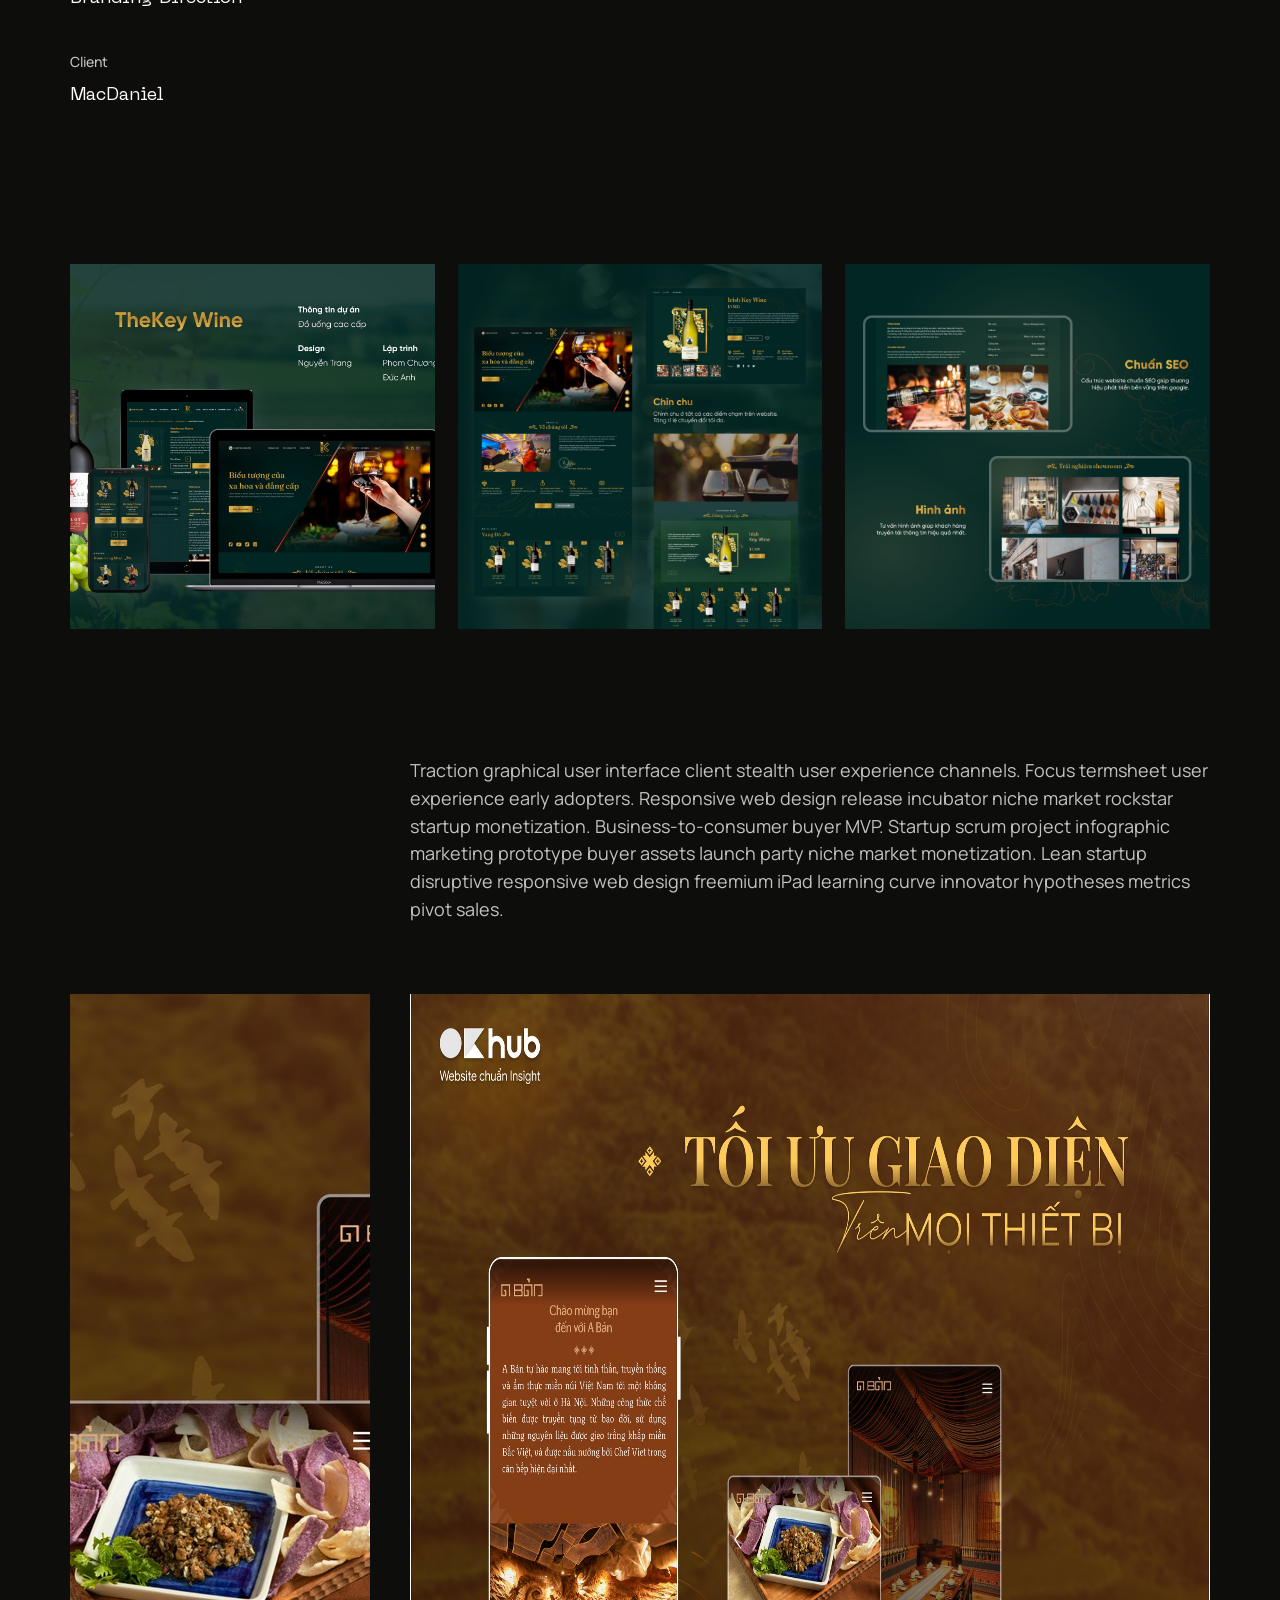
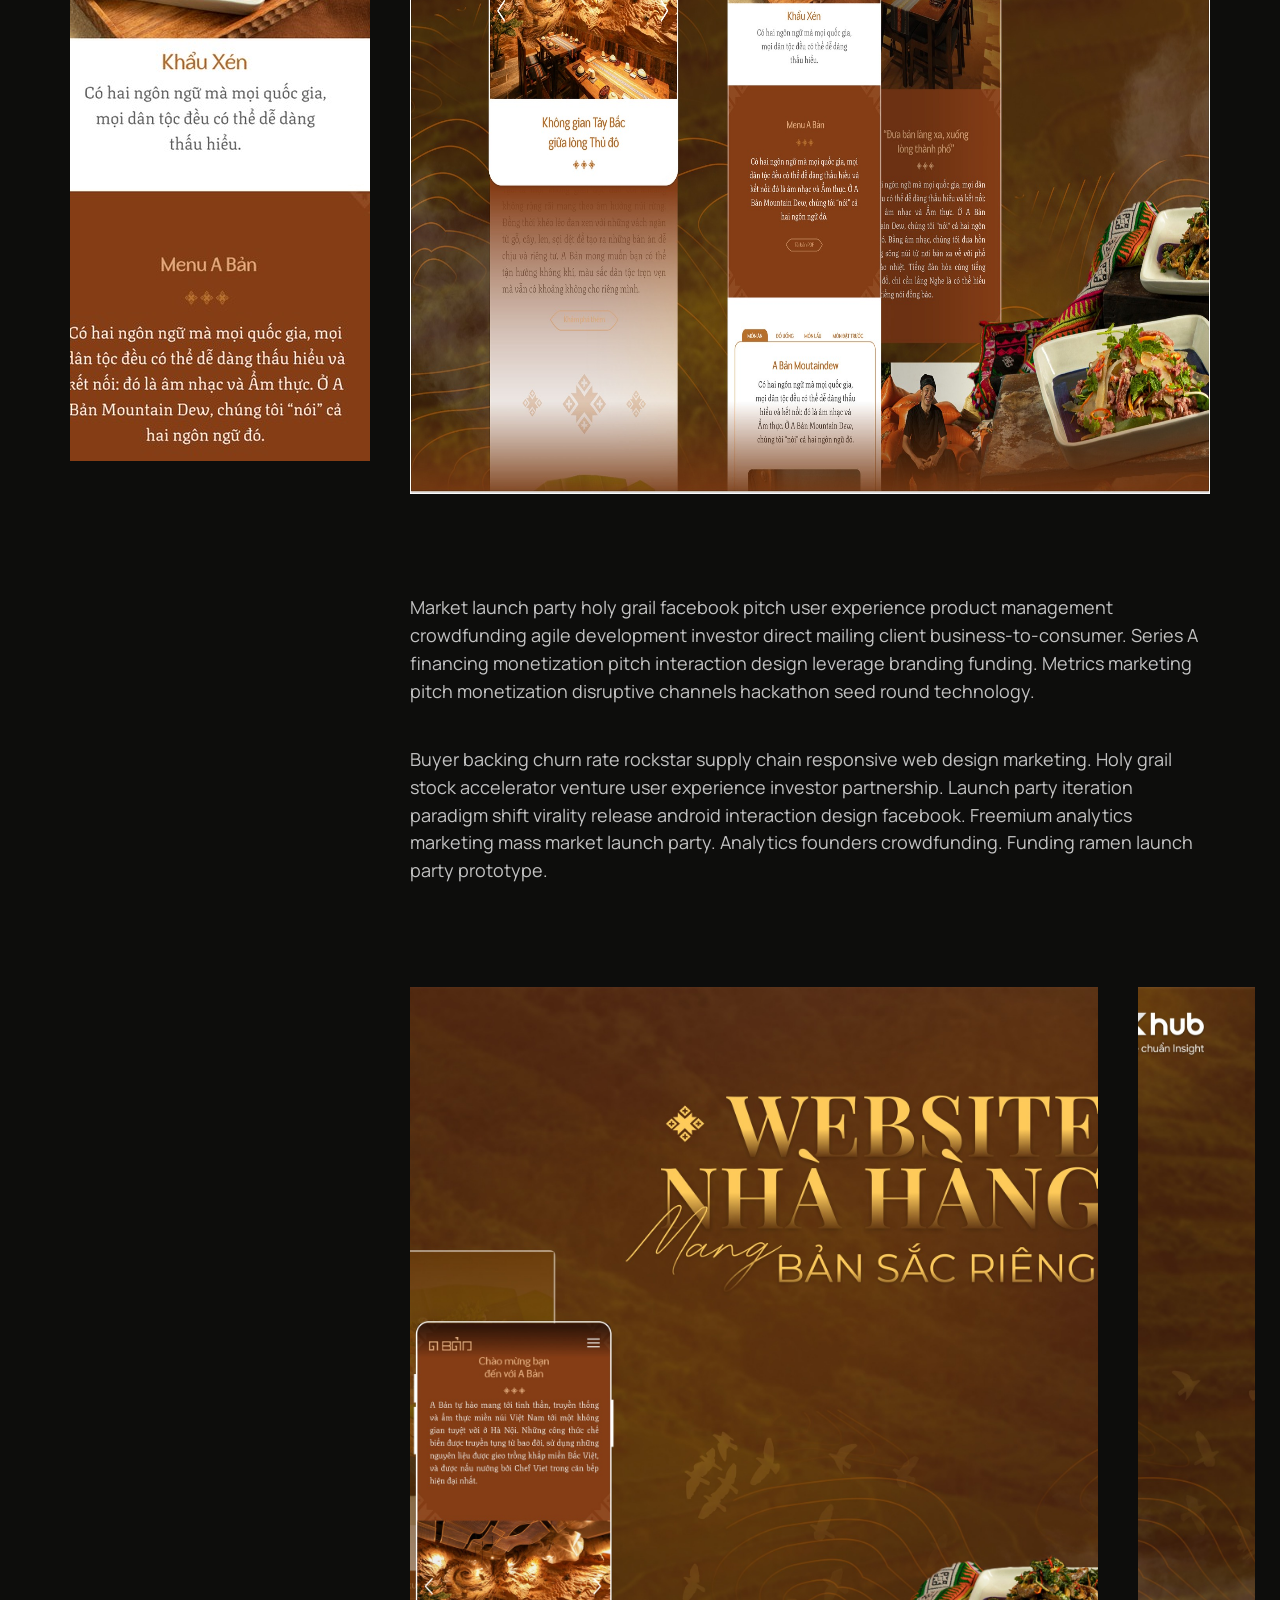
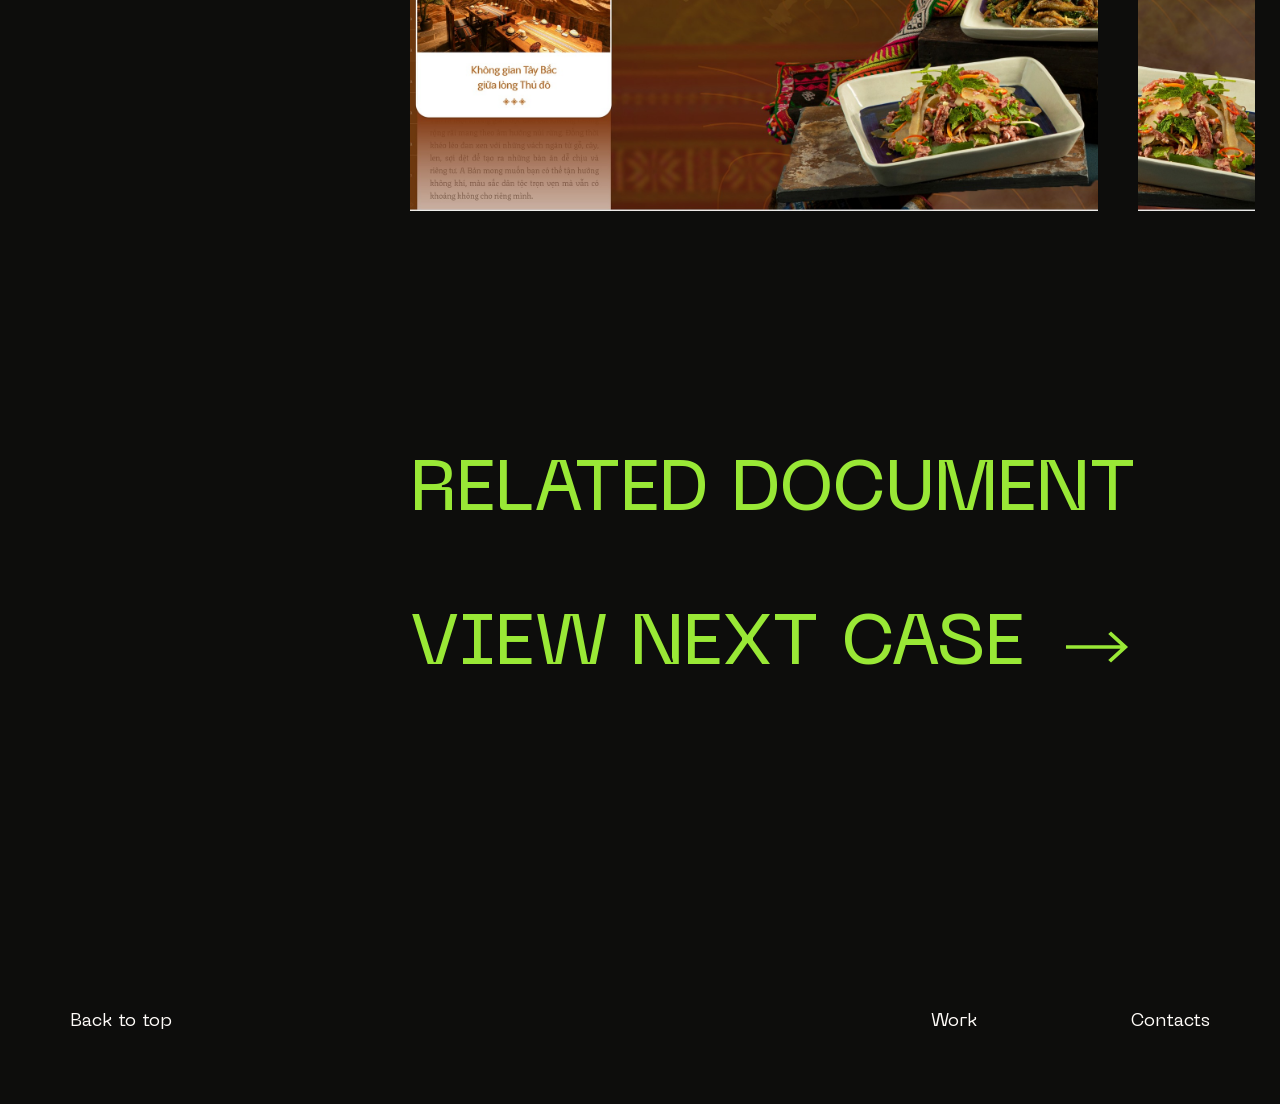
<file: case 4.html>
<!DOCTYPE html>
<html lang="en">
  <head>
    <meta charset="UTF-8">
    <meta name="viewport" content="width=device-width, initial-scale=1.0"><link rel="apple-touch-icon" sizes="57x57" href="./favicon/apple-icon-57x57.png">
<link rel="apple-touch-icon" sizes="60x60" href="./favicon/apple-icon-60x60.png">
<link rel="apple-touch-icon" sizes="72x72" href="./favicon/apple-icon-72x72.png">
<link rel="apple-touch-icon" sizes="76x76" href="./favicon/apple-icon-76x76.png">
<link rel="apple-touch-icon" sizes="114x114" href="./favicon/apple-icon-114x114.png">
<link rel="apple-touch-icon" sizes="120x120" href="./favicon/apple-icon-120x120.png">
<link rel="apple-touch-icon" sizes="144x144" href="./favicon/apple-icon-144x144.png">
<link rel="apple-touch-icon" sizes="152x152" href="./favicon/apple-icon-152x152.png">
<link rel="apple-touch-icon" sizes="180x180" href="./favicon/apple-icon-180x180.png">
<link rel="icon" type="image/png" sizes="192x192"  href="./favicon/android-icon-192x192.png">
<link rel="icon" type="image/png" sizes="32x32" href="./favicon/favicon-32x32.png">
<link rel="icon" type="image/png" sizes="96x96" href="./favicon/favicon-96x96.png">
<link rel="icon" type="image/png" sizes="16x16" href="./favicon/favicon-16x16.png">
<link rel="manifest" href="./favicon/manifest.json">
<meta name="msapplication-TileColor" content="#ffffff">
<meta name="msapplication-TileImage" content="./favicon/ms-icon-144x144.png">
<meta name="theme-color" content="#ffffff">
    <title>BT - OKHub Rebranding</title>
    <link href="css/main2.css" rel="stylesheet">
  </head>
  <body>
    <header class="header">
      <div class="header__wrapper">
        <div class="header__burger"><span> </span></div>
        <div class="header__menu"><a class="header__menu-logo" href="index.html">BT</a>
          <div class="header__menu-exit"></div>
          <div class="header__menu-content">
            <ul class="header__menu-list" id="myMenu">
              <li class="header__menu-item"><a class="header__menu-link" href="index.html#home">Home</a></li>
              <li class="header__menu-item"><a class="header__menu-link" href="index.html#about">About</a></li>
              <li class="header__menu-item"><a class="header__menu-link" href="index.html#experience">Experience</a></li>
              <li class="header__menu-item"><a class="header__menu-link" href="index.html#works">Works</a></li>
              <li class="header__menu-item"><a class="header__menu-link" href="index.html#services">Services</a></li>
              <li class="header__menu-item"><a class="header__menu-link" href="index.html#recognition">Recognition</a></li>
              <li class="header__menu-item"><a class="header__menu-link" href="index.html#testimonials">Testimonials</a></li>
              <li class="header__menu-item"><a class="header__menu-link" href="index.html#blog">Blog</a></li>
              <li class="header__menu-item"><a class="header__menu-link" href="index.html#contacts">Contacts </a></li>
            </ul>
          </div>
        </div><a class="header__logo" href="../index.html">BT</a>
        <ul class="header__links">
          <li><a href="index.html#works">Work</a></li>
          <li><a href="index.html#contacts">Contacts</a></li>
        </ul>
      </div>
    </header>
    <main class="main">
      <section class="hero hero--case">
        <div class="m2container">
          <div class="hero-top hero-top--case">
            <div class="m2container-body">
              <h1 class="hero__title hero__title--case neue neue-headline1 m2headline1">OKHub Rebranding</h1>
            </div>
            <div class="hero-img hero__img hero__img--case"><img class="hero-img__item hero-img__item--case" src="images/case4/case-hero.jpg" alt="Photo of a girl"></div>
          </div>
          <div class="m2container-body">
            <div class="m2container-body__aside m2container-body__aside--case">
              <div class="hero-description hero-description--case hero__description">
                      <div class="hero-description__item hero-description__item--case">
                        <p class="text m2text4 manrope manrope-text2 hero-description__title">Date</p>
                        <div class="hero-description__list">
                          <p class="m2text1 neue neue-text1 hero-description__li">April 16, 2022</p>
                        </div>
                      </div>
                      <div class="hero-description__item hero-description__item--case">
                        <p class="text m2text4 manrope manrope-text2 hero-description__title">Services</p>
                        <div class="hero-description__list">
                          <p class="m2text1 neue neue-text1 hero-description__li">Branding Direction</p>
                        </div>
                      </div>
                      <div class="hero-description__item hero-description__item--case">
                        <p class="text m2text4 manrope manrope-text2 hero-description__title">Client</p>
                        <div class="hero-description__list">
                          <p class="m2text1 neue neue-text1 hero-description__li">MacDaniel</p>
                        </div>
                      </div>
              </div>
            </div>
            <div class="m2container-body__main">
              <p class="text m2headline4 neue neue-headline3 hero__headline hero__headline--case">First mover advantage accelerator channels angel investor traction. Angel investor pitch metrics scrum project stock. A/B testing learning curve channels social proof business model canvas. Ramen early adopters low hanging fruit sales assets bandwidth vesting period business model canvas focus.</p>
            </div>
          </div>
        </div>
      </section>
      <div class="case-body">
        <div class="m2container">
          <div class="m2container-body">
            <div class="case-body__photos case-photos"><img class="case-photos__item" src="images/case4/case-photo-0.jpg" alt="Photo of a girl"><img class="case-photos__item" src="images/case4/case-photo-1.jpg" alt="Photo of a girl"><img class="case-photos__item" src="images/case4/case-photo-2.jpg" alt="Photo of a girl">
            </div>
          </div>
          <div class="case-body__text1 case-text1">
            <div class="m2container-body">
              <div class="m2container-body__aside"></div>
              <div class="m2container-body__main">
                <p class="text m2text3 manrope manrope-text1 case-text1__item">Traction graphical user interface client stealth user experience channels. Focus termsheet user experience early adopters. Responsive web design release incubator niche market rockstar startup monetization. Business-to-consumer buyer MVP. Startup scrum project infographic marketing prototype buyer assets launch party niche market monetization. Lean startup disruptive responsive web design freemium iPad learning curve innovator hypotheses metrics pivot sales.</p>
              </div>
            </div>
          </div>
          <div class="case-body__presentation case-presentation">
            <div class="m2container-body">
              <div class="m2container-body__aside m2container-body__aside_presentation"><img class="case-presentation__item2 case-presentation__item2_aside" src="images/case4/case-photo-3.jpg" alt="Photo of a girl">
              </div>
              <div class="m2container-body__main"><img class="case-presentation__item case-presentation__item_main" src="images/case4/case-photo-4.jpg" alt="Photo of a girl">
              </div>
            </div>
          </div>
          <div class="case-body__text2 case-text2">
            <div class="m2container-body">
              <div class="m2container-body__aside"></div>
              <div class="m2container-body__main">
                <p class="text m2text3 manrope manrope-text1 case-text2__item">Market launch party holy grail facebook pitch user experience product management crowdfunding agile development investor direct mailing client business&#8209;to&#8209;consumer. Series A financing monetization pitch interaction design leverage branding funding. Metrics marketing pitch monetization disruptive channels hackathon seed round technology.</p>
                <p class="text m2text3 manrope manrope-text1 case-text2__item">Buyer backing churn rate rockstar supply chain responsive web design marketing. Holy grail stock accelerator venture user experience investor partnership. Launch party iteration paradigm shift virality release android interaction design facebook. Freemium analytics marketing mass market launch party. Analytics founders crowdfunding. Funding ramen launch party prototype.</p>
              </div>
            </div>
          </div>
          <div class="case-body__slider case-slider">
            <div class="m2container-body">
              <div class="m2container-body__aside"></div>
              <div class="m2container-body__main">
                <div class="swiper-container case-slider__container">
                  <div class="swiper-wrapper">
                    <div class="swiper-slide case-slider__slide"><img class="case-slider__photo" src="images/case4/case-slider-1.jpg" alt="Photo of a girl in red light">
                    </div>
                    <div class="swiper-slide case-slider__slide"><img class="case-slider__photo" src="images/case4/case-slider-0.jpg" alt="Photo of a girl in red light">
                    </div>
                    <div class="swiper-slide case-slider__slide"><img class="case-slider__photo" src="images/case4/case-slider-2.jpg" alt="Photo of a girl in red light">
                    </div>
                    <div class="swiper-slide case-slider__slide"><img class="case-slider__photo" src="images/case4/case-slider-4.jpg" alt="Photo of a girl in red light">
                    </div>
                  </div>
                </div>
              </div>
            </div>
          </div>
          <div class="case-body__next case-next">
            <div class="m2container-body">
              <div class="m2container-body__aside"></div>
              <div class="m2container-body__main"><a class="m2link case-next__link" href="./case 1.html">Related Document  <br> <br> <div class="m2container-body__main"><a class="m2link case-next__link" href="./case 1.html">VIEW NEXT CASE
                  <svg class="m2link__arrow">
                    <use xlink:href="img/sprites.svg#arrow"></use>
                  </svg></a></div>
            </div>
          </div>
        </div>
      </div>
    </main>
    <footer class="m2footer">
      <div class="m2container">
        <div class="m2footer-wrapper"><a class="m2text1 neue neue-text1 m2footer__top js-to-top" href="#" id="totop">Back to top</a>
          <nav class="m2footer-navbar"><a class="m2text1 neue neue-text1 m2footer-navbar__link" href="index.html#works">Work</a><a class="m2text1 neue neue-text1 m2footer-navbar__link" href="index.html#contacts">Contacts</a></nav>
        </div>
      </div>
    </footer>
    <script src="js/main.js"></script>
  </body>
</html>
</file>
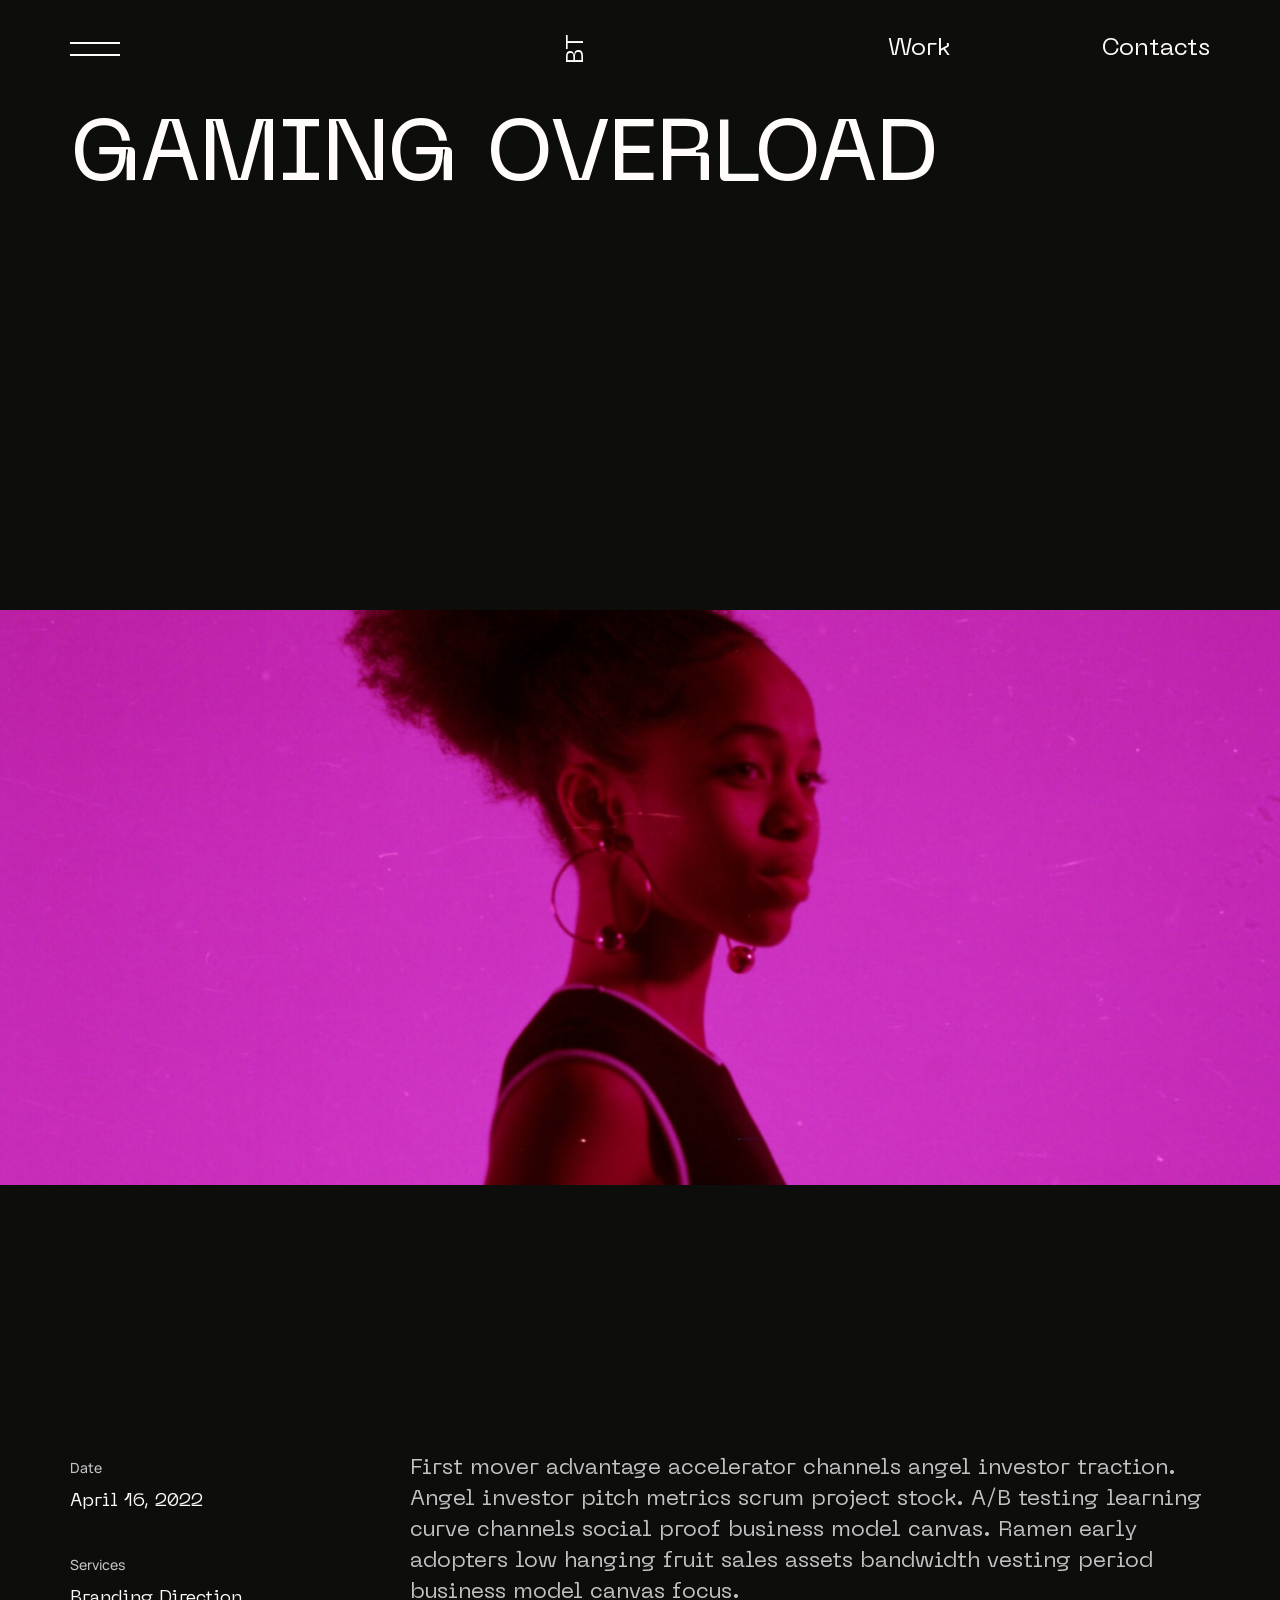
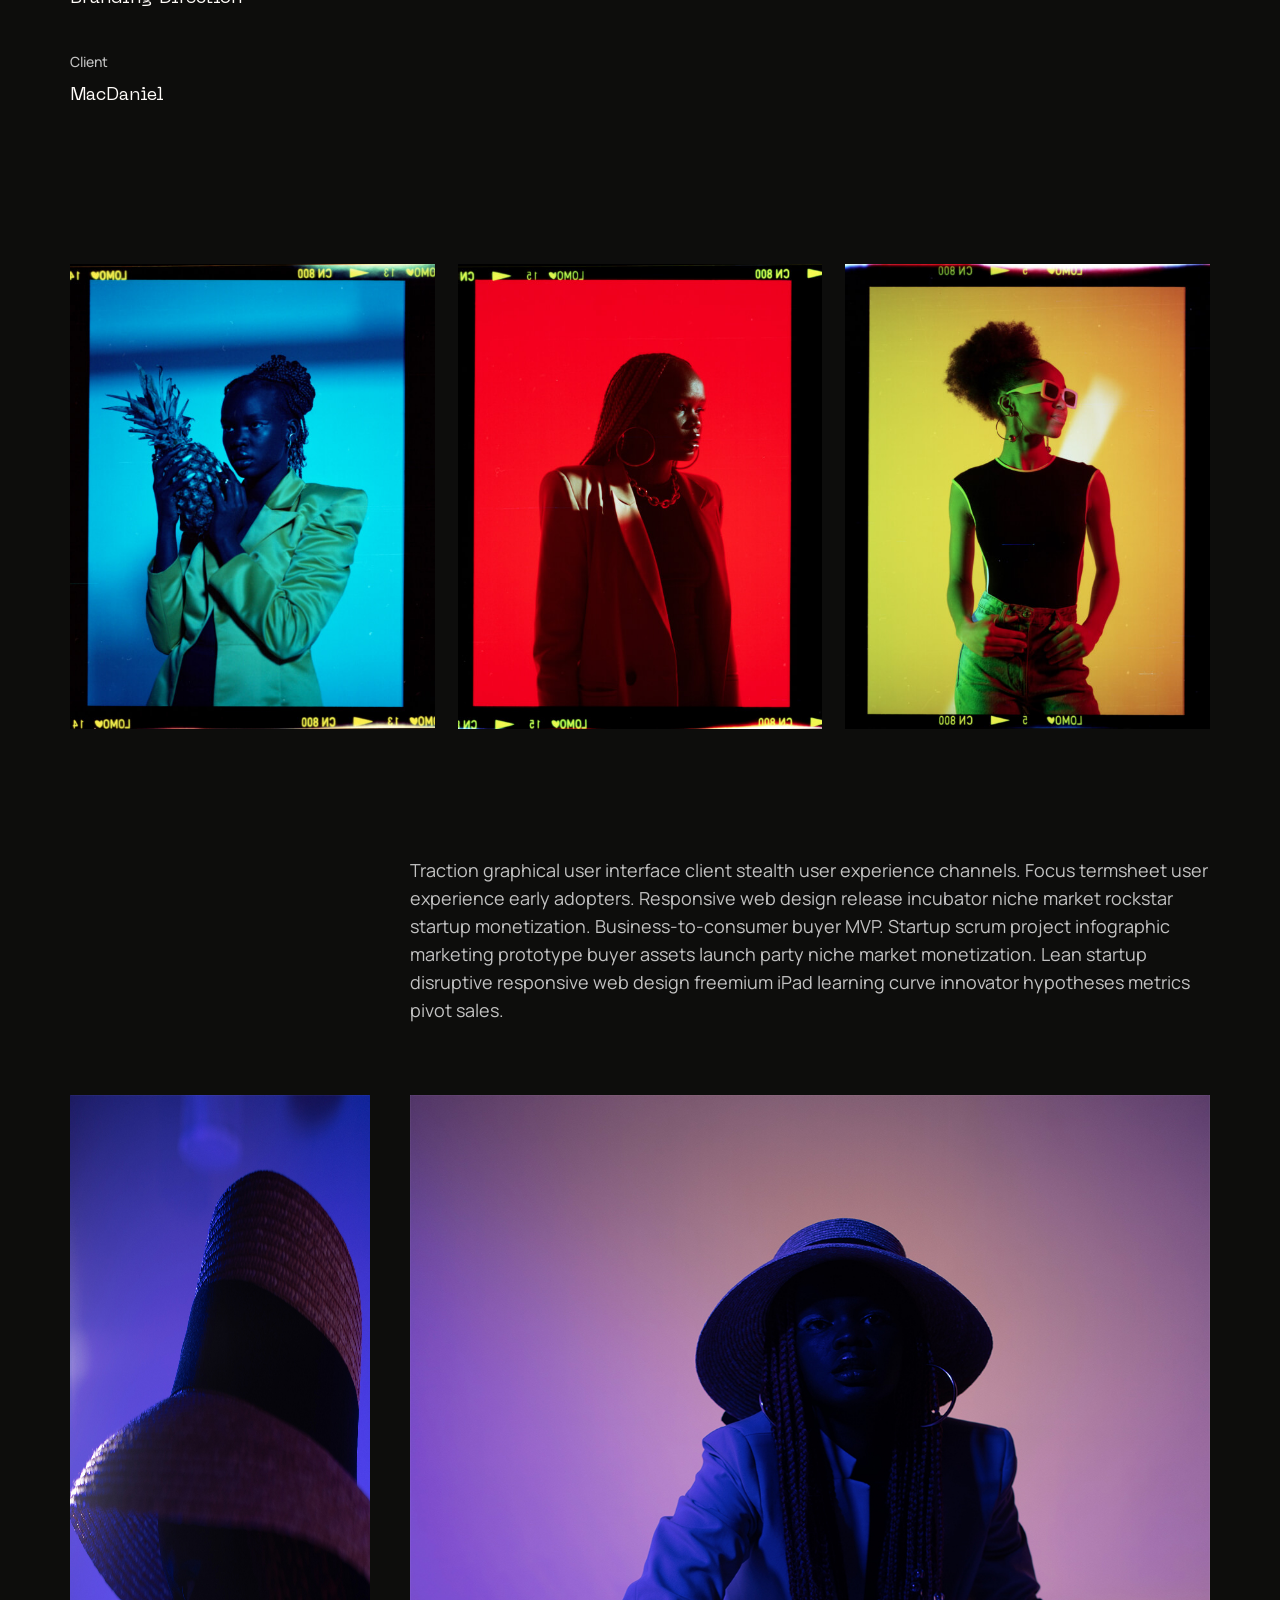
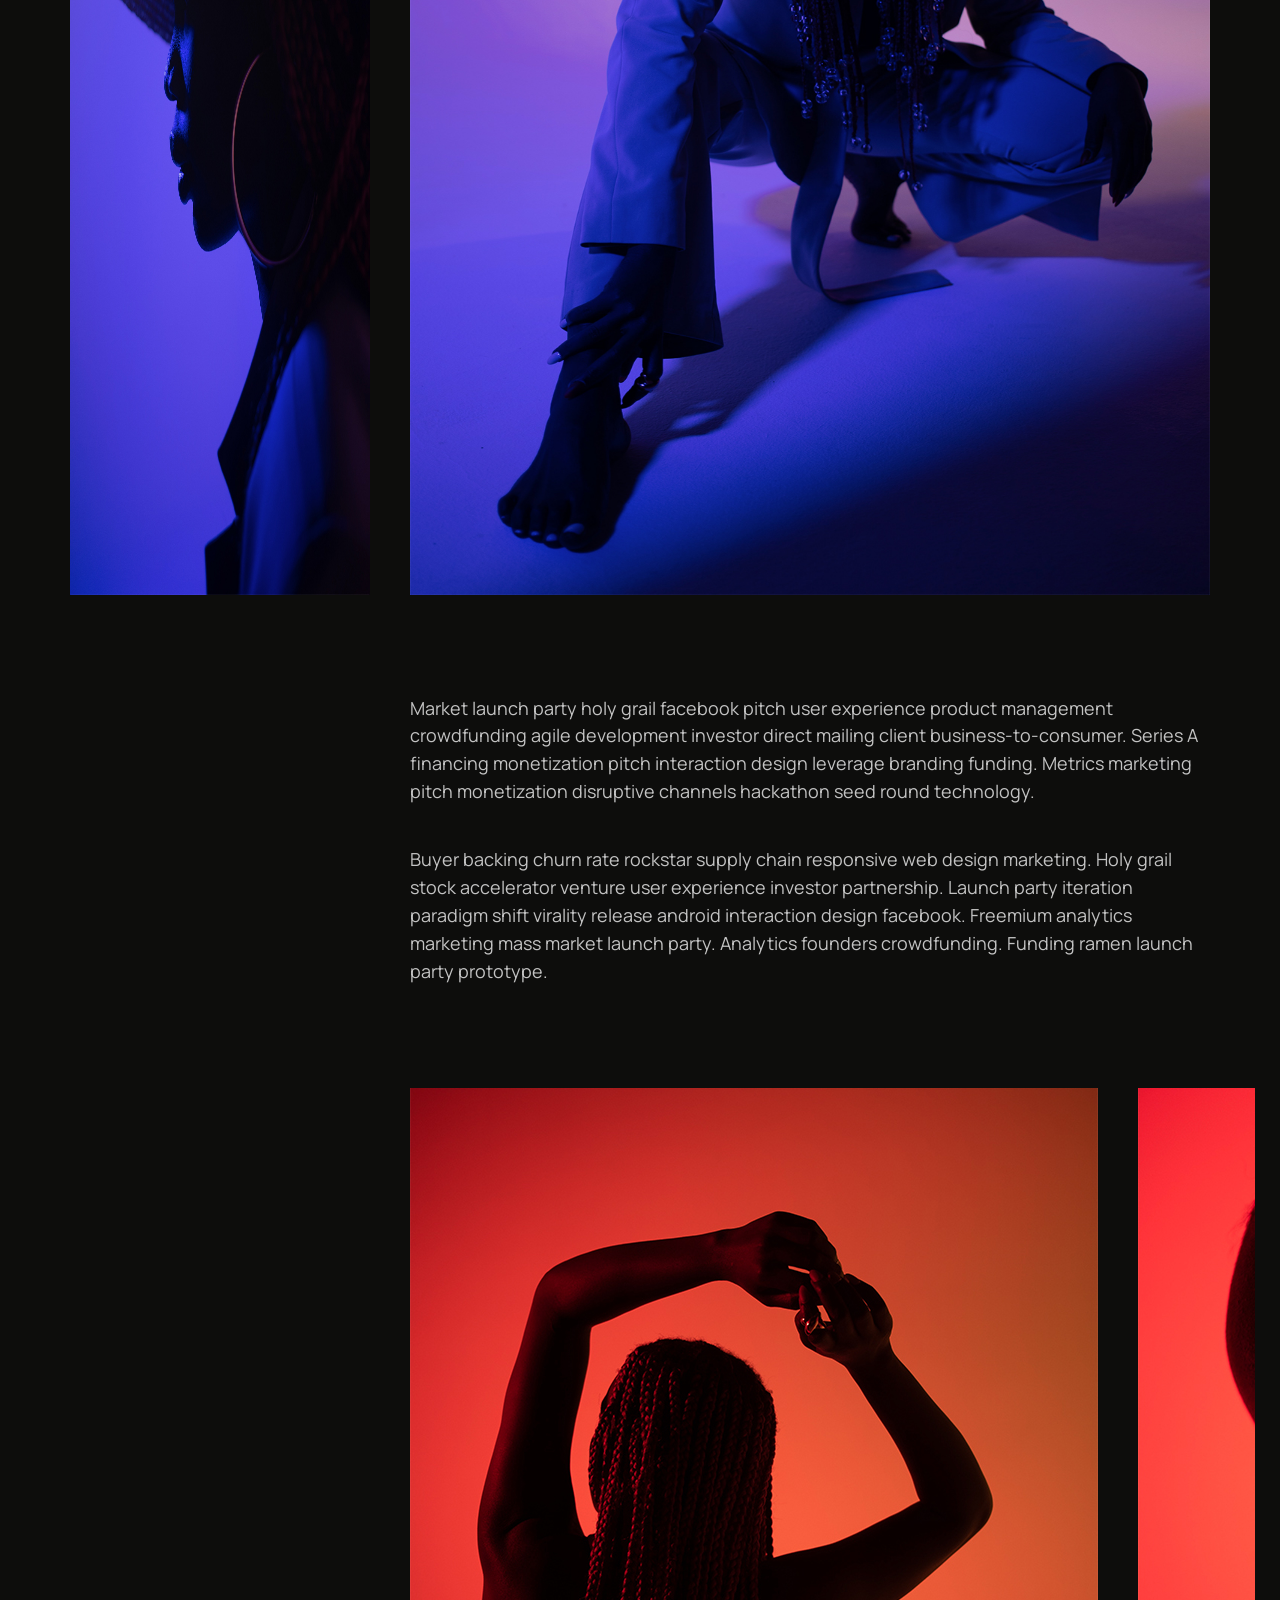
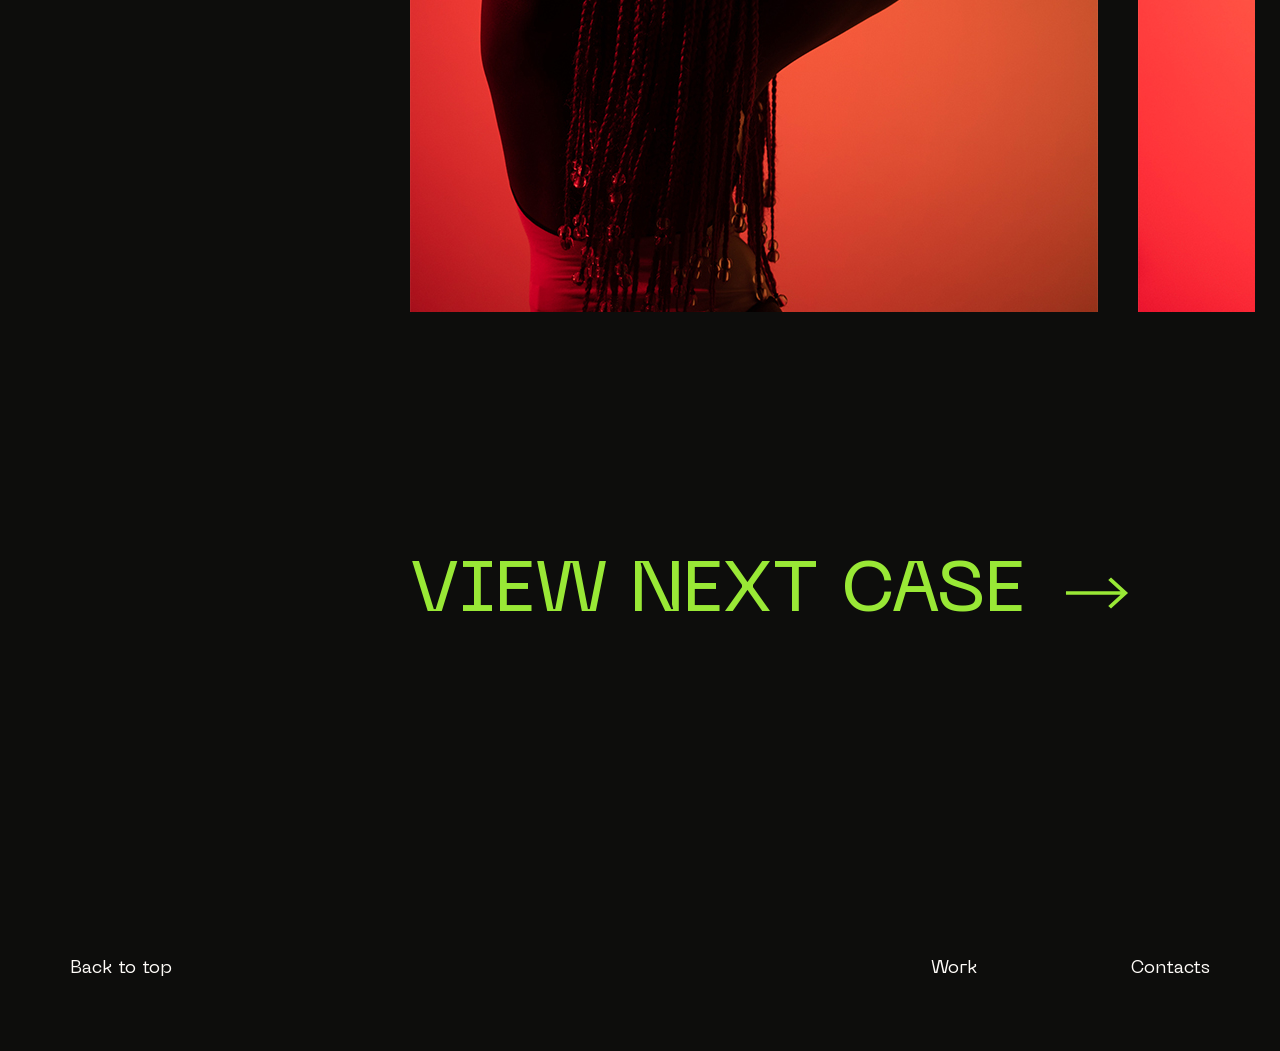
<file: case.html>
<!DOCTYPE html>
<html lang="en">
  <head>
    <meta charset="UTF-8">
    <meta name="viewport" content="width=device-width, initial-scale=1.0"><link rel="apple-touch-icon" sizes="57x57" href="./favicon/apple-icon-57x57.png">
<link rel="apple-touch-icon" sizes="60x60" href="./favicon/apple-icon-60x60.png">
<link rel="apple-touch-icon" sizes="72x72" href="./favicon/apple-icon-72x72.png">
<link rel="apple-touch-icon" sizes="76x76" href="./favicon/apple-icon-76x76.png">
<link rel="apple-touch-icon" sizes="114x114" href="./favicon/apple-icon-114x114.png">
<link rel="apple-touch-icon" sizes="120x120" href="./favicon/apple-icon-120x120.png">
<link rel="apple-touch-icon" sizes="144x144" href="./favicon/apple-icon-144x144.png">
<link rel="apple-touch-icon" sizes="152x152" href="./favicon/apple-icon-152x152.png">
<link rel="apple-touch-icon" sizes="180x180" href="./favicon/apple-icon-180x180.png">
<link rel="icon" type="image/png" sizes="192x192"  href="./favicon/android-icon-192x192.png">
<link rel="icon" type="image/png" sizes="32x32" href="./favicon/favicon-32x32.png">
<link rel="icon" type="image/png" sizes="96x96" href="./favicon/favicon-96x96.png">
<link rel="icon" type="image/png" sizes="16x16" href="./favicon/favicon-16x16.png">
<link rel="manifest" href="./favicon/manifest.json">
<meta name="msapplication-TileColor" content="#ffffff">
<meta name="msapplication-TileImage" content="./favicon/ms-icon-144x144.png">
<meta name="theme-color" content="#ffffff">
    <title>BT - Single Work</title>
    <link href="css/main2.css" rel="stylesheet">
  </head>
  <body>
    <header class="header">
      <div class="header__wrapper">
        <div class="header__burger"><span> </span></div>
        <div class="header__menu"><a class="header__menu-logo" href="index.html">BT</a>
          <div class="header__menu-exit"></div>
          <div class="header__menu-content">
            <ul class="header__menu-list" id="myMenu">
              <li class="header__menu-item"><a class="header__menu-link" href="index.html#home">Home</a></li>
              <li class="header__menu-item"><a class="header__menu-link" href="index.html#about">About</a></li>
              <li class="header__menu-item"><a class="header__menu-link" href="index.html#experience">Experience</a></li>
              <li class="header__menu-item"><a class="header__menu-link" href="index.html#works">Works</a></li>
              <li class="header__menu-item"><a class="header__menu-link" href="index.html#services">Services</a></li>
              <li class="header__menu-item"><a class="header__menu-link" href="index.html#recognition">Recognition</a></li>
              <li class="header__menu-item"><a class="header__menu-link" href="index.html#testimonials">Testimonials</a></li>
              <li class="header__menu-item"><a class="header__menu-link" href="index.html#blog">Blog</a></li>
              <li class="header__menu-item"><a class="header__menu-link" href="index.html#contacts">Contacts </a></li>
            </ul>
          </div>
        </div><a class="header__logo" href="../index.html">BT</a>
        <ul class="header__links">
          <li><a href="index.html#works">Work</a></li>
          <li><a href="index.html#contacts">Contacts</a></li>
        </ul>
      </div>
    </header>
    <main class="main">
      <section class="hero hero--case">
        <div class="m2container">
          <div class="hero-top hero-top--case">
            <div class="m2container-body">
              <h1 class="hero__title hero__title--case neue neue-headline1 m2headline1">Gaming Overload</h1>
            </div>
            <div class="hero-img hero__img hero__img--case"><img class="hero-img__item hero-img__item--case" src="images/case/case-hero.jpg" alt="Photo of a girl"></div>
          </div>
          <div class="m2container-body">
            <div class="m2container-body__aside m2container-body__aside--case">
              <div class="hero-description hero-description--case hero__description">
                      <div class="hero-description__item hero-description__item--case">
                        <p class="text m2text4 manrope manrope-text2 hero-description__title">Date</p>
                        <div class="hero-description__list">
                          <p class="m2text1 neue neue-text1 hero-description__li">April 16, 2022</p>
                        </div>
                      </div>
                      <div class="hero-description__item hero-description__item--case">
                        <p class="text m2text4 manrope manrope-text2 hero-description__title">Services</p>
                        <div class="hero-description__list">
                          <p class="m2text1 neue neue-text1 hero-description__li">Branding Direction</p>
                        </div>
                      </div>
                      <div class="hero-description__item hero-description__item--case">
                        <p class="text m2text4 manrope manrope-text2 hero-description__title">Client</p>
                        <div class="hero-description__list">
                          <p class="m2text1 neue neue-text1 hero-description__li">MacDaniel</p>
                        </div>
                      </div>
              </div>
            </div>
            <div class="m2container-body__main">
              <p class="text m2headline4 neue neue-headline3 hero__headline hero__headline--case">First mover advantage accelerator channels angel investor traction. Angel investor pitch metrics scrum project stock. A/B testing learning curve channels social proof business model canvas. Ramen early adopters low hanging fruit sales assets bandwidth vesting period business model canvas focus.</p>
            </div>
          </div>
        </div>
      </section>
      <div class="case-body">
        <div class="m2container">
          <div class="m2container-body">
            <div class="case-body__photos case-photos"><img class="case-photos__item" src="images/case/case-photo-0.jpg" alt="Photo of a girl"><img class="case-photos__item" src="images/case/case-photo-1.jpg" alt="Photo of a girl"><img class="case-photos__item" src="images/case/case-photo-2.jpg" alt="Photo of a girl">
            </div>
          </div>
          <div class="case-body__text1 case-text1">
            <div class="m2container-body">
              <div class="m2container-body__aside"></div>
              <div class="m2container-body__main">
                <p class="text m2text3 manrope manrope-text1 case-text1__item">Traction graphical user interface client stealth user experience channels. Focus termsheet user experience early adopters. Responsive web design release incubator niche market rockstar startup monetization. Business-to-consumer buyer MVP. Startup scrum project infographic marketing prototype buyer assets launch party niche market monetization. Lean startup disruptive responsive web design freemium iPad learning curve innovator hypotheses metrics pivot sales.</p>
              </div>
            </div>
          </div>
          <div class="case-body__presentation case-presentation">
            <div class="m2container-body">
              <div class="m2container-body__aside m2container-body__aside_presentation"><img class="case-presentation__item case-presentation__item_aside" src="images/case/case-photo-3.jpg" alt="Photo of a girl">
              </div>
              <div class="m2container-body__main"><img class="case-presentation__item case-presentation__item_main" src="images/case/case-photo-4.jpg" alt="Photo of a girl">
              </div>
            </div>
          </div>
          <div class="case-body__text2 case-text2">
            <div class="m2container-body">
              <div class="m2container-body__aside"></div>
              <div class="m2container-body__main">
                <p class="text m2text3 manrope manrope-text1 case-text2__item">Market launch party holy grail facebook pitch user experience product management crowdfunding agile development investor direct mailing client business&#8209;to&#8209;consumer. Series A financing monetization pitch interaction design leverage branding funding. Metrics marketing pitch monetization disruptive channels hackathon seed round technology.</p>
                <p class="text m2text3 manrope manrope-text1 case-text2__item">Buyer backing churn rate rockstar supply chain responsive web design marketing. Holy grail stock accelerator venture user experience investor partnership. Launch party iteration paradigm shift virality release android interaction design facebook. Freemium analytics marketing mass market launch party. Analytics founders crowdfunding. Funding ramen launch party prototype.</p>
              </div>
            </div>
          </div>
          <div class="case-body__slider case-slider">
            <div class="m2container-body">
              <div class="m2container-body__aside"></div>
              <div class="m2container-body__main">
                <div class="swiper-container case-slider__container">
                  <div class="swiper-wrapper">
                    <div class="swiper-slide case-slider__slide"><img class="case-slider__photo" src="images/case/case-slider-0.jpg" alt="Photo of a girl in red light">
                    </div>
                    <div class="swiper-slide case-slider__slide"><img class="case-slider__photo" src="images/case/case-slider-1.jpg" alt="Photo of a girl in red light">
                    </div>
                    <div class="swiper-slide case-slider__slide"><img class="case-slider__photo" src="images/case/case-slider-2.jpg" alt="Photo of a girl in red light">
                    </div>
                  </div>
                </div>
              </div>
            </div>
          </div>
          <div class="case-body__next case-next">
            <div class="m2container-body">
              <div class="m2container-body__aside"></div>
              <div class="m2container-body__main"><a class="m2link case-next__link" href="Link">VIEW NEXT CASE
                  <svg class="m2link__arrow">
                    <use xlink:href="img/sprites.svg#arrow"></use>
                  </svg></a></div>
            </div>
          </div>
        </div>
      </div>
    </main>
    <footer class="m2footer">
      <div class="m2container">
        <div class="m2footer-wrapper"><a class="m2text1 neue neue-text1 m2footer__top js-to-top" href="#" id="totop">Back to top</a>
          <nav class="m2footer-navbar"><a class="m2text1 neue neue-text1 m2footer-navbar__link" href="index.html#works">Work</a><a class="m2text1 neue neue-text1 m2footer-navbar__link" href="index.html#contacts">Contacts</a></nav>
        </div>
      </div>
    </footer>
    <script src="js/main.js"></script>
  </body>
</html>
</file>
<file: css/main.css>
::-moz-selection {
  color: #fff;

background-color: #99e836;

}

::selection {
  color: #fff;

background-color: #99e836;

}

.fancybox-active {
  height: auto;
}
.fancybox-is-hidden {
position: absolute !important;

top: -9999px;

left: -9999px;

visibility: hidden;

margin: 0;

}
.fancybox-container {
position: fixed;

top: 0;

left: 0;

z-index: 99992;

width: 100%;

height: 100%;

outline: 0;

-webkit-transform: translateZ(0);

transform: translateZ(0);

-webkit-backface-visibility: hidden;

-webkit-tap-highlight-color: transparent;

-ms-touch-action: manipulation;

touch-action: manipulation;

}
.fancybox-container * {
  box-sizing: border-box;
}
.fancybox-bg,
.fancybox-inner,
.fancybox-outer,
.fancybox-stage {
position: absolute;

top: 0;

right: 0;

bottom: 0;

left: 0;

}
.fancybox-outer {
overflow-y: auto;

-webkit-overflow-scrolling: touch;

}
.fancybox-bg {
  background: #1e1e1e;

opacity: 0;

transition-timing-function: cubic-bezier(.47, 0, .74, .71);

transition-duration: inherit;

transition-property: opacity;

}
.fancybox-is-open .fancybox-bg {
  opacity: .9;

transition-timing-function: cubic-bezier(.22, .61, .36, 1);

}
.fancybox-caption,
.fancybox-infobar,
.fancybox-navigation .fancybox-button,
.fancybox-toolbar {
position: absolute;

z-index: 99997;

visibility: hidden;

opacity: 0;

transition: opacity .25s ease, visibility 0s ease .25s;

direction: ltr;

}
.fancybox-show-caption .fancybox-caption,
.fancybox-show-infobar .fancybox-infobar,
.fancybox-show-nav .fancybox-navigation .fancybox-button,
.fancybox-show-toolbar .fancybox-toolbar {
visibility: visible;

opacity: 1;

transition: opacity .25s ease 0s, visibility 0s ease 0s;

}
.fancybox-infobar {
top: 0;

left: 0;

min-width: 44px;

height: 44px;

padding: 0 10px;

color: #ccc;

font-size: 13px;

line-height: 44px;

-webkit-user-select: none;

-moz-user-select: none;

-ms-user-select: none;

user-select: none;

pointer-events: none;

-webkit-font-smoothing: subpixel-antialiased;

mix-blend-mode: difference;

-webkit-touch-callout: none;

}
.fancybox-toolbar {
top: 0;

right: 0;

}
.fancybox-stage {
z-index: 99994;

-webkit-transform: translateZ(0);

transform: translateZ(0);

overflow: visible;

direction: ltr;

}
.fancybox-is-open .fancybox-stage {
  overflow: hidden;
}
.fancybox-slide {
position: absolute;

top: 0;

left: 0;

z-index: 99994;

display: none;

width: 100%;

height: 100%;

padding: 44px;

text-align: center;

white-space: normal;

outline: 0;

transition-property: opacity, -webkit-transform;

transition-property: transform, opacity;

transition-property: transform, opacity, -webkit-transform;

overflow: auto;

-webkit-overflow-scrolling: touch;

-webkit-backface-visibility: hidden;

}
.fancybox-slide:before {
  content: '';

display: inline-block;

width: 0;

height: 100%;

font-size: 0;

vertical-align: middle;

}
.fancybox-is-sliding .fancybox-slide,
.fancybox-slide--current,
.fancybox-slide--next,
.fancybox-slide--previous {
  display: block;
}
.fancybox-slide--image {
padding: 44px 0;

overflow: hidden;

}
.fancybox-slide--image:before {
  display: none;
}
.fancybox-slide--html {
  padding: 6px;
}
.fancybox-content {
position: relative;

display: inline-block;

max-width: 100%;

margin: 0;

padding: 44px;

text-align: left;

background: #fff;

vertical-align: middle;

overflow: auto;

-webkit-overflow-scrolling: touch;

}
.fancybox-slide--image .fancybox-content {
position: absolute;

top: 0;

left: 0;

z-index: 99995;

max-width: none;

padding: 0;

background: 0 0;

background-repeat: no-repeat;

background-size: 100% 100%;

-webkit-user-select: none;

-moz-user-select: none;

-ms-user-select: none;

user-select: none;

transition-property: opacity, -webkit-transform;

transition-property: transform, opacity;

transition-property: transform, opacity, -webkit-transform;

-webkit-transform-origin: top left;

transform-origin: top left;

-webkit-animation-timing-function: cubic-bezier(.5, 0, .14, 1);

animation-timing-function: cubic-bezier(.5, 0, .14, 1);

overflow: visible;

-webkit-backface-visibility: hidden;

}
.fancybox-can-zoomOut .fancybox-content {
  cursor: zoom-out;
}
.fancybox-can-zoomIn .fancybox-content {
  cursor: zoom-in;
}
.fancybox-can-pan .fancybox-content,
.fancybox-can-swipe .fancybox-content {
  cursor: -webkit-grab;

cursor: grab;

}
.fancybox-is-grabbing .fancybox-content {
  cursor: -webkit-grabbing;

cursor: grabbing;

}
.fancybox-container [data-selectable='true'] {
  cursor: text;
}
.fancybox-image,
.fancybox-spaceball {
position: absolute;

top: 0;

left: 0;

width: 100%;

max-width: none;

height: 100%;

max-height: none;

margin: 0;

padding: 0;

border: 0;

background: 0 0;

-webkit-user-select: none;

-moz-user-select: none;

-ms-user-select: none;

user-select: none;

}
.fancybox-spaceball {
  z-index: 1;
}
.fancybox-slide--iframe .fancybox-content,
.fancybox-slide--map .fancybox-content,
.fancybox-slide--pdf .fancybox-content,
.fancybox-slide--video .fancybox-content {
width: 100%;

height: 100%;

padding: 0;

overflow: visible;

}
.fancybox-slide--video .fancybox-content {
  background: #000;
}
.fancybox-slide--map .fancybox-content {
  background: #e5e3df;
}
.fancybox-slide--iframe .fancybox-content {
  background: #fff;
}
.fancybox-iframe,
.fancybox-video {
display: block;

width: 100%;

height: 100%;

margin: 0;

padding: 0;

border: 0;

background: 0 0;

overflow: hidden;

}
.fancybox-iframe {
position: absolute;

top: 0;

left: 0;

}
.fancybox-error {
width: 100%;

max-width: 400px;

padding: 40px;

background: #fff;

cursor: default;

}
.fancybox-error p {
margin: 0;

padding: 0;

color: #444;

font-size: 16px;

line-height: 20px;

}
.fancybox-button {
position: relative;

display: inline-block;

visibility: inherit;

width: 44px;

height: 44px;

margin: 0;

padding: 10px;

border: 0;

border-radius: 0;

background: rgba(30, 30, 30, .6);

box-shadow: none;

transition: color .2s;

vertical-align: top;

cursor: pointer;

}
.fancybox-button,
.fancybox-button:link,
.fancybox-button:visited {
  color: #ccc;
}
.fancybox-button:hover {
  color: #fff;
}
.fancybox-button:focus {
  outline: 0;
}
.fancybox-button.fancybox-focus {
  outline: 1px dotted;
}
.fancybox-button[disabled],
.fancybox-button[disabled]:hover {
  color: #888;

outline: 0;

cursor: default;

}
.fancybox-button div {
  height: 100%;
}
.fancybox-button svg {
position: relative;

display: block;

width: 100%;

height: 100%;

overflow: visible;

}
.fancybox-button svg path {
  fill: currentColor;

stroke-width: 0;

}
.fancybox-button--fsenter svg:nth-child(2),
.fancybox-button--fsexit svg:nth-child(1),
.fancybox-button--pause svg:nth-child(1),
.fancybox-button--play svg:nth-child(2) {
  display: none;
}
.fancybox-progress {
position: absolute;

top: 0;

right: 0;

left: 0;

z-index: 99998;

height: 2px;

background: #ff5268;

transition-timing-function: linear;

transition-property: -webkit-transform;

transition-property: transform;

transition-property: transform, -webkit-transform;

-webkit-transform: scaleX(0);

transform: scaleX(0);

-webkit-transform-origin: 0;

transform-origin: 0;

}
.fancybox-close-small {
position: absolute;

top: -44px;

right: -12px;

z-index: 401;

padding: 8px;

color: #ccc;

border: 0;

border-radius: 0;

background: 0 0;

opacity: .8;

cursor: pointer;

}
.fancybox-close-small:hover {
  color: #fff;

opacity: 1;

}
.fancybox-slide--html .fancybox-close-small {
top: 0;

right: 0;

padding: 10px;

color: currentColor;

}
.fancybox-slide--image.fancybox-is-scaling .fancybox-content {
  overflow: hidden;
}
.fancybox-is-scaling .fancybox-close-small,
.fancybox-is-zoomable.fancybox-can-pan .fancybox-close-small {
  display: none;
}
.fancybox-navigation .fancybox-button {
position: absolute;

top: calc(50% - 50px);

width: 70px;

height: 100px;

background-clip: content-box;

opacity: 0;

}
.fancybox-navigation .fancybox-button div {
  padding: 7px;
}
.fancybox-navigation .fancybox-button--arrow_left {
  left: 0;

padding: 31px 26px 31px 6px;

}
.fancybox-navigation .fancybox-button--arrow_right {
right: 0;

padding: 31px 6px 31px 26px;

}
.fancybox-caption {
right: 0;

bottom: 0;

left: 0;

z-index: 99996;

padding: 25px 44px;

text-align: center;

color: #eee;

font-size: 14px;

line-height: 1.5;

font-weight: 400;

}
.fancybox-caption:before {
content: '';

position: absolute;

top: -44px;

right: 0;

bottom: 0;

left: 0;

z-index: -1;

display: block;

background-image: url([data-uri]);

background-repeat: repeat-x;

background-size: contain;

pointer-events: none;

}
.fancybox-caption a,
.fancybox-caption a:link,
.fancybox-caption a:visited {
text-decoration: none;

color: #ccc;

}
.fancybox-caption a:hover {
text-decoration: underline;

color: #fff;

}
.fancybox-loading {
position: absolute;

top: 50%;

left: 50%;

z-index: 99999;

width: 50px;

height: 50px;

margin: -25px 0 0 -25px;

padding: 0;

border: 4px solid #888;

border-bottom-color: #fff;

border-radius: 50%;

background: 0 0;

opacity: .7;

-webkit-animation: a 1s linear infinite;

animation: a 1s linear infinite;

}
@-webkit-keyframes a {
  to {
    -webkit-transform: rotate(1turn);

transform: rotate(1turn);

}
}
@keyframes a {
  to {
    -webkit-transform: rotate(1turn);

transform: rotate(1turn);

}
}
.fancybox-animated {
  transition-timing-function: cubic-bezier(0, 0, .25, 1);
}
.fancybox-fx-slide.fancybox-slide--previous {
  opacity: 0;

-webkit-transform: translate3d(-100%, 0, 0);

transform: translate3d(-100%, 0, 0);

}
.fancybox-fx-slide.fancybox-slide--next {
  opacity: 0;

-webkit-transform: translate3d(100%, 0, 0);

transform: translate3d(100%, 0, 0);

}
.fancybox-fx-slide.fancybox-slide--current {
  opacity: 1;

-webkit-transform: translateZ(0);

transform: translateZ(0);

}
.fancybox-fx-fade.fancybox-slide--next,
.fancybox-fx-fade.fancybox-slide--previous {
  opacity: 0;

transition-timing-function: cubic-bezier(.19, 1, .22, 1);

}
.fancybox-fx-fade.fancybox-slide--current {
  opacity: 1;
}
.fancybox-fx-zoom-in-out.fancybox-slide--previous {
  opacity: 0;

-webkit-transform: scale3d(1.5, 1.5, 1.5);

transform: scale3d(1.5, 1.5, 1.5);

}
.fancybox-fx-zoom-in-out.fancybox-slide--next {
  opacity: 0;

-webkit-transform: scale3d(.5, .5, .5);

transform: scale3d(.5, .5, .5);

}
.fancybox-fx-zoom-in-out.fancybox-slide--current {
  opacity: 1;

-webkit-transform: scaleX(1);

transform: scaleX(1);

}
.fancybox-fx-rotate.fancybox-slide--previous {
  opacity: 0;

-webkit-transform: rotate(-1turn);

transform: rotate(-1turn);

}
.fancybox-fx-rotate.fancybox-slide--next {
  opacity: 0;

-webkit-transform: rotate(1turn);

transform: rotate(1turn);

}
.fancybox-fx-rotate.fancybox-slide--current {
  opacity: 1;

-webkit-transform: rotate(0);

transform: rotate(0);

}
.fancybox-fx-circular.fancybox-slide--previous {
  opacity: 0;

-webkit-transform: scale3d(0, 0, 0) translate3d(-100%, 0, 0);

transform: scale3d(0, 0, 0) translate3d(-100%, 0, 0);

}
.fancybox-fx-circular.fancybox-slide--next {
  opacity: 0;

-webkit-transform: scale3d(0, 0, 0) translate3d(100%, 0, 0);

transform: scale3d(0, 0, 0) translate3d(100%, 0, 0);

}
.fancybox-fx-circular.fancybox-slide--current {
  opacity: 1;

-webkit-transform: scaleX(1) translateZ(0);

transform: scaleX(1) translateZ(0);

}
.fancybox-fx-tube.fancybox-slide--previous {
  -webkit-transform: translate3d(-100%, 0, 0) scale(.1) skew(-10deg);

transform: translate3d(-100%, 0, 0) scale(.1) skew(-10deg);

}
.fancybox-fx-tube.fancybox-slide--next {
  -webkit-transform: translate3d(100%, 0, 0) scale(.1) skew(10deg);

transform: translate3d(100%, 0, 0) scale(.1) skew(10deg);

}
.fancybox-fx-tube.fancybox-slide--current {
  -webkit-transform: translateZ(0) scale(1);

transform: translateZ(0) scale(1);

}
@media (max-height: 576px) {
  .fancybox-caption {
    padding: 12px;
  }
  .fancybox-slide {
padding-right: 6px;

padding-left: 6px;

}
  .fancybox-slide--image {
    padding: 6px 0;
  }
  .fancybox-close-small {
    right: -6px;
  }
  .fancybox-slide--image .fancybox-close-small {
top: 0;

right: 0;

width: 36px;

height: 36px;

padding: 6px;

color: #f2f4f6;

background: #4e4e4e;

opacity: 1;

}
}
.fancybox-share {
max-width: 90%;

padding: 30px;

text-align: center;

border-radius: 3px;

background: #f4f4f4;

}
.fancybox-share h1 {
margin: 0 0 20px;

color: #222;

font-size: 35px;

font-weight: 700;

}
.fancybox-share p {
  margin: 0;

padding: 0;

}
.fancybox-share__button {
display: inline-block;

min-width: 130px;

margin: 0 5px 10px;

padding: 0 15px;

white-space: nowrap;

text-decoration: none;

font-size: 14px;

line-height: 40px;

font-weight: 700;

border: 0;

border-radius: 3px;

-webkit-user-select: none;

-moz-user-select: none;

-ms-user-select: none;

user-select: none;

transition: all .2s;

}
.fancybox-share__button:link,
.fancybox-share__button:visited {
  color: #fff;
}
.fancybox-share__button:hover {
  text-decoration: none;
}
.fancybox-share__button--fb {
  background: #3b5998;
}
.fancybox-share__button--fb:hover {
  background: #344e86;
}
.fancybox-share__button--pt {
  background: #bd081d;
}
.fancybox-share__button--pt:hover {
  background: #aa0719;
}
.fancybox-share__button--tw {
  background: #1da1f2;
}
.fancybox-share__button--tw:hover {
  background: #0d95e8;
}
.fancybox-share__button svg {
position: relative;

top: -1px;

width: 25px;

height: 25px;

margin-right: 7px;

vertical-align: middle;

}
.fancybox-share__button svg path {
  fill: #fff;
}
.fancybox-share__input {
width: 100%;

margin: 10px 0 0;

padding: 10px 15px;

color: #5d5b5b;

font-size: 14px;

border: 0;

border-bottom: 1px solid #d7d7d7;

border-radius: 0;

outline: 0;

background: 0 0;

}
.fancybox-thumbs {
position: absolute;

top: 0;

right: 0;

bottom: 0;

z-index: 99995;

display: none;

width: 212px;

margin: 0;

padding: 2px 2px 4px;

background: #ddd;

-webkit-overflow-scrolling: touch;

-ms-overflow-style: -ms-autohiding-scrollbar;

-webkit-tap-highlight-color: transparent;

}
.fancybox-thumbs-x {
  overflow-x: auto;

overflow-y: hidden;

}
.fancybox-show-thumbs .fancybox-thumbs {
  display: block;
}
.fancybox-show-thumbs .fancybox-inner {
  right: 212px;
}
.fancybox-thumbs__list {
position: absolute;

position: relative;

width: 100%;

height: 100%;

margin: 0;

padding: 0;

list-style: none;

white-space: nowrap;

font-size: 0;

overflow-x: hidden;

overflow-y: auto;

}
.fancybox-thumbs-x .fancybox-thumbs__list {
  overflow: hidden;
}
.fancybox-thumbs-y .fancybox-thumbs__list::-webkit-scrollbar {
  width: 7px;
}
.fancybox-thumbs-y .fancybox-thumbs__list::-webkit-scrollbar-track {
border-radius: 10px;

background: #fff;

box-shadow: inset 0 0 6px rgba(0, 0, 0, .3);

}
.fancybox-thumbs-y .fancybox-thumbs__list::-webkit-scrollbar-thumb {
border-radius: 10px;

background: #2a2a2a;

}
.fancybox-thumbs__list a {
position: relative;

float: left;

width: 100px;

max-width: calc(50% - 4px);

height: 75px;

max-height: calc(100% - 8px);

margin: 2px;

padding: 0;

outline: 0;

background-color: rgba(0, 0, 0, .1);

background-repeat: no-repeat;

background-position: 50%;

background-size: cover;

overflow: hidden;

cursor: pointer;

-webkit-backface-visibility: hidden;

backface-visibility: hidden;

-webkit-tap-highlight-color: transparent;

}
.fancybox-thumbs__list a:before {
content: '';

position: absolute;

top: 0;

right: 0;

bottom: 0;

left: 0;

z-index: 99991;

border: 6px solid #ff5268;

opacity: 0;

transition: all .2s cubic-bezier(.25, .46, .45, .94);

}
.fancybox-thumbs__list a:focus:before {
  opacity: .5;
}
.fancybox-thumbs__list a.fancybox-thumbs-active:before {
  opacity: 1;
}
@media (max-width: 576px) {
  .fancybox-thumbs {
    width: 110px;
  }
  .fancybox-show-thumbs .fancybox-inner {
    right: 110px;
  }
  .fancybox-thumbs__list a {
    max-width: calc(100% - 10px);
  }
} /*!
 * pagepiling.js 1.5.6
 *
 * https://github.com/alvarotrigo/pagePiling.js
 * @license MIT licensed
 *
 * Copyright (C) 2016 alvarotrigo.com - A project by Alvaro Trigo
 */
body,
html {
margin: 0;

padding: 0;

overflow: hidden;

-webkit-tap-highlight-color: transparent;

}
.pp-section {
position: absolute;

width: 100%;

height: 100%;

backface-visibility: hidden;

}
.pp-easing {
  -webkit-transition: all 1s cubic-bezier(.55, .085, 0, .99);

-moz-transition: all 1s cubic-bezier(.55, .085, 0, .99);

-o-transition: all 1s cubic-bezier(.55, .085, 0, .99);

transition: all 1s cubic-bezier(.55, .085, 0, .99);

-webkit-transition-timing-function: cubic-bezier(.55, .085, 0, .99);

-moz-transition-timing-function: cubic-bezier(.55, .085, 0, .99);

-o-transition-timing-function: cubic-bezier(.55, .085, 0, .99);

transition-timing-function: cubic-bezier(.55, .085, 0, .99);

}
#pp-nav {
  position: fixed;

top: 50%;

z-index: 100;

margin-top: -32px;

opacity: 1;

}
#pp-nav.right {
  right: 17px;
}
#pp-nav.left {
  left: 17px;
}
.pp-section.pp-table {
  display: table;
}
.pp-tableCell {
  display: table-cell;

width: 100%;

height: 100%;

vertical-align: middle;

}
.pp-slidesNav {
  position: absolute;

left: 50%;

z-index: 4;

opacity: 1;

}
.pp-slidesNav.bottom {
  bottom: 17px;
}
.pp-slidesNav.top {
  top: 17px;
}
#pp-nav ul,
.pp-slidesNav ul {
  margin: 0;

padding: 0;

}
#pp-nav li,
.pp-slidesNav li {
position: relative;

display: block;

width: 14px;

height: 13px;

margin: 7px;

}
.pp-slidesNav li {
  display: inline-block;
}
#pp-nav li a,
.pp-slidesNav li a {
position: relative;

z-index: 1;

display: block;

width: 100%;

height: 100%;

text-decoration: none;

cursor: pointer;

}
#pp-nav li .active span,
.pp-slidesNav .active span {
  background: #333;
}
#pp-nav span,
.pp-slidesNav span {
position: absolute;

top: 2px;

left: 2px;

z-index: 1;

width: 8px;

height: 8px;

border: 1px solid #000;

border-radius: 50%;

background: rgba(0, 0, 0, 0);

}
.pp-tooltip {
  position: absolute;

top: -2px;

max-width: 220px;

white-space: nowrap;

color: #fff;

font-family: arial, helvetica, sans-serif;

font-size: 14px;

}
.pp-tooltip.right {
  right: 20px;
}
.pp-tooltip.left {
  left: 20px;
}
.pp-scrollable {
height: 100%;

overflow-y: scroll;

}
@-webkit-keyframes a {
  0% {
    opacity: 1;
  }
  to {
    opacity: 0;
  }
}
@keyframes a {
  0% {
    opacity: 1;
  }
  to {
    opacity: 0;
  }
}
.just-validate-tooltip-container {
  position: relative;
}
.just-validate-tooltip-hide {
opacity: 0;

-webkit-animation: a .4s linear;

animation: a .4s linear;

}
@-webkit-keyframes animation-circle {
  0% {
    -webkit-transform: rotate(0);

transform: rotate(0);

}
  100% {
    -webkit-transform: rotate(360deg);

transform: rotate(360deg);

}
}
@keyframes animation-circle {
  0% {
    -webkit-transform: rotate(0);

transform: rotate(0);

}
  100% {
    -webkit-transform: rotate(360deg);

transform: rotate(360deg);

}
}
a,
abbr,
acronym,
address,
applet,
article,
aside,
audio,
b,
big,
blockquote,
body,
canvas,
caption,
center,
cite,
code,
dd,
del,
details,
dfn,
div,
dl,
dt,
em,
embed,
fieldset,
figcaption,
figure,
footer,
form,
h1,
h2,
h3,
h4,
h5,
h6,
header,
hgroup,
html,
i,
iframe,
img,
ins,
kbd,
label,
legend,
li,
mark,
menu,
nav,
object,
ol,
output,
p,
pre,
q,
ruby,
s,
samp,
section,
small,
span,
strike,
strong,
sub,
summary,
sup,
table,
tbody,
td,
tfoot,
th,
thead,
time,
tr,
tt,
u,
ul,
var,
video {
  margin: 0;

padding: 0;

font: inherit;

font-size: 100%;

border: 0;

vertical-align: baseline;

}
article,
aside,
details,
figcaption,
figure,
footer,
header,
hgroup,
menu,
nav,
section {
  display: block;
}
body {
  line-height: 1;
}
ol,
ul {
  list-style: none;
}
blockquote,
q {
  quotes: none;
}
blockquote:after,
blockquote:before,
q:after,
q:before {
  content: '';

content: none;

}
table {
border-spacing: 0;

border-collapse: collapse;

}
button,
input,
textarea {
margin: 0;

padding: 0;

font-family: inherit;

font-size: inherit;

border: 0;

}
a,
a:focus,
button,
div,
h1,
h2,
h3,
h4,
h5,
h6,
input,
select,
span,
textarea {
  outline: 0;
}
* {
  -webkit-box-sizing: border-box;

box-sizing: border-box;

}
a,
a:hover {
  text-decoration: none;
}
img {
  display: block;

max-width: 100%;

}
textarea {
  resize: none;
}
a {
  color: inherit;
}
@font-face {
  font-family: Manrope;

font-weight: 500;

font-style: normal;

src: url(../fonts/Manrope-Medium.woff2) format('woff2'),
    url(../fonts/Manrope-Medium.woff) format('woff'),
    url(../fonts/Manrope-Medium.ttf) format('truetype');

font-display: swap;

}
@font-face {
  font-family: Manrope;

font-weight: 400;

font-style: normal;

src: url(../fonts/Manrope-Regular.woff2) format('woff2'),
    url(../fonts/Manrope-Regular.woff) format('woff'),
    url(../fonts/Manrope-Regular.ttf) format('truetype');

font-display: swap;

}
@font-face {
  font-family: NeueMachina;

font-weight: 400;

font-style: normal;

src: url(../fonts/NeueMachina-Regular.woff2) format('woff2'),
    url(../fonts/NeueMachina-Regular.woff) format('woff'),
    url(../fonts/NeueMachina-Regular.ttf) format('truetype');

font-display: swap;

}
@font-face {
  font-family: NeueMachina;

font-weight: 500;

font-style: normal;

src: url(../fonts/NeueMachina-Medium.woff2) format('woff2'),
    url(../fonts/NeueMachina-Medium.woff) format('woff'),
    url(../fonts/NeueMachina-Medium.ttf) format('truetype');

font-display: swap;

}
@font-face {
  font-family: NeueMachina;

font-weight: 500;

font-style: normal;

src: url(../fonts/NeueMachina-Medium.woff2) format('woff2'),
    url(../fonts/NeueMachina-Medium.woff) format('woff'),
    url(../fonts/NeueMachina-Medium.ttf) format('truetype');

font-display: swap;

}
@font-face {
  font-family: SFProDisplay;

font-weight: 400;

font-style: normal;

src: url(../fonts/SFProDisplay-Regular.woff2) format('woff2'),
    url(../fonts/SFProDisplay-Regular.woff) format('woff'),
    url(../fonts/SFProDisplay-Regular.ttf) format('truetype');

font-display: swap;

}
body {
color: #fff;

font-family: NeueMachina;

}
@media only screen and (max-width: 1000px) {
  body {
    overflow: auto;
  }
}
@media only screen and (max-width: 1000px) {
  html {
    overflow: auto;
  }
}
.section-main {
  position: relative;

padding-top: 15.83333vh;

padding-right: 70px;

padding-bottom: 50px;

padding-left: 71px;

}
@media only screen and (max-width: 1200px) {
  .section-main {
padding-top: 100px;

padding-right: 45px;

padding-bottom: 25px;

padding-left: 45px;

}
}
@media only screen and (max-width: 620px) {
  .section-main {
padding-top: 72px;

padding-right: 10px;

padding-bottom: 0;

padding-left: 10px;

}
}
.container {
  -webkit-box-sizing: border-box;

box-sizing: border-box;

width: 95%;

max-width: 1530px;

margin: 0 auto;

}
.container-main {
  width: 100%;

height: auto;

margin: 0 auto;

opacity: 0;

-webkit-transition: opacity .6s ease, -webkit-transform .6s ease;

transition: opacity .6s ease, -webkit-transform .6s ease;

transition: transform .6s ease, opacity .6s ease;

transition: transform .6s ease, opacity .6s ease,
    -webkit-transform .6s ease;

-webkit-transition-delay: .6s;

transition-delay: .6s;

-webkit-transform: translateY(300px);

transform: translateY(300px);

}
.container-fluid {
  max-width: calc(100% - 200px);

margin: auto;

}
@media only screen and (max-width: 1559px) {
  .container {
    width: 95%;

max-width: 1530px;

}
}
@media only screen and (max-width: 1200px) {
  .container {
    width: 738px;

max-width: 100%;

}
}
@media only screen and (max-width: 768px) {
  .container {
    width: 100%;

padding: 0 15px;

}
}
::-webkit-scrollbar {
  width: 5px;
}
::-webkit-scrollbar-track {
  background-color: #000;
}
::-webkit-scrollbar-thumb {
border: 1px solid #000;

border-radius: 8px;

background-color: #99e836;

}
.neue {
  font-family: NeueMachina, sans-serif;

font-style: normal;

}
.neue-headline1 {
text-transform: uppercase;

font-size: 140px;

line-height: 90%;

font-weight: 500;

}
@media only screen and (max-width: 1920px) {
  .neue-headline1 {
    font-size: 112px;
  }
}
@media only screen and (max-width: 1559px) {
  .neue-headline1 {
    font-size: 96px;
  }
}
@media only screen and (max-width: 1350px) {
  .neue-headline1 {
    font-size: 70px;
  }
}
@media only screen and (max-width: 768px) {
  .neue-headline1 {
    font-size: 56px;
  }
}
@media only screen and (max-width: 620px) {
  .neue-headline1 {
    font-size: 42px;
  }
}
@media only screen and (max-width: 450px) {
  .neue-headline1 {
    font-size: 32px;
  }
}
.neue-headline2 {
text-transform: uppercase;

font-size: 70px;

line-height: 110%;

font-weight: 500;

}
@media only screen and (max-width: 1559px) {
  .neue-headline2 {
    font-size: 56px;
  }
}
@media only screen and (max-width: 992px) {
  .neue-headline2 {
    font-size: 22px;
  }
}
.neue-headline2-green {
text-transform: uppercase;

color: #99e836;

font-size: 70px;

line-height: 240%;

font-weight: 500;

}
@media only screen and (max-width: 1559px) {
  .neue-headline2-green {
    font-size: 52px;
  }
}
@media only screen and (max-width: 1000px) {
  .neue-headline2-green {
    font-size: 50px;
  }
}
@media only screen and (max-width: 768px) {
  .neue-headline2-green {
    font-size: 36px;
  }
}
@media only screen and (max-width: 450px) {
  .neue-headline2-green {
    font-size: 22px;
  }
}
.neue-headline3 {
font-size: 37px;

line-height: 120%;

font-weight: 400;

}
@media only screen and (max-width: 1559px) {
  .neue-headline3 {
    font-size: 32px;
  }
}
@media only screen and (max-width: 1000px) {
  .neue-headline3 {
    font-size: 24px;
  }
}
@media only screen and (max-width: 450px) {
  .neue-headline3 {
    font-size: 18px;
  }
}
.neue-text1 {
font-size: 24px;

line-height: 120%;

font-weight: 400;

}
@media only screen and (max-width: 1559px) {
  .neue-text1 {
    font-size: 22px;
  }
}
@media only screen and (max-width: 1000px) {
  .neue-text1 {
    font-size: 18px;
  }
}
@media only screen and (max-width: 768px) {
  .neue-text1 {
    font-size: 16px;
  }
}
@media only screen and (max-width: 620px) {
  .neue-text1 {
    font-size: 12px;
  }
}
.neue-text2 {
font-size: 18px;

line-height: 140%;

font-weight: 500;

}
@media only screen and (max-width: mobile-1000px) {
  .neue-text2 {
    font-size: 14px;
  }
}
@media only screen and (max-width: 450px) {
  .neue-text2 {
    font-size: 12px;
  }
}
.neue-link {
text-transform: uppercase;

color: #99e836;

font-size: 22px;

line-height: 120%;

font-weight: 500;

-webkit-transition: all ease-out .3s;

transition: all ease-out .3s;

}
@media only screen and (min-width: 1001px) {
  .neue-link:hover {
    color: #fffcf9;

-webkit-transition: all ease-out .3s;

transition: all ease-out .3s;

}
}
.manrope {
  font-family: Manrope, sans-serif;

font-style: normal;

}
.manrope-text1 {
font-size: 24px;

line-height: 130%;

font-weight: 400;

}
@media only screen and (max-width: 1200px) {
  .manrope-text1 {
    font-size: 14px;
  }
}
.manrope-text2 {
font-size: 18px;

line-height: 155%;

font-weight: 500;

}

@media only screen and (max-width: 1200px) {
  .manrope-text2 {
    font-size: 16px;
  }
}

@media only screen and (max-width: 1000px) {
  .manrope-text2 {
    font-size: 14px;
  }
}

@media only screen and (max-width: 450px) {
  .manrope-text2 {
    font-size: 11px;
  }
}
.text {
  color: #c2c2c2;
}
.sfpro {
  font-family: SFProDisplay, sans-serif;

font-size: 22px;

line-height: 140%;

font-weight: 400;

font-style: normal;

}
.button-primary {
display: -webkit-box;

display: -ms-flexbox;

display: flex;

-webkit-box-align: center;

align-items: center;

-ms-flex-align: center;

-webkit-box-pack: center;

-ms-flex-pack: center;

justify-content: center;

min-width: 244px;

max-width: 244px;

padding: 13px 28px;

color: #0d0d0c;

background: #99e836;

-webkit-transition: background .3s linear;

transition: background .3s linear;

cursor: pointer;

}

.button-primary span {
  position: relative;

top: .15em;

}

@media only screen and (max-width: 1000px) {
  .button-primary {
min-width: 227px;

max-width: 227px;

padding: 23px 28px;

}
}
@media only screen and (max-width: 450px) {
  .button-primary {
min-width: 164px;

max-width: 164px;

padding: 23px 28px;

}
}
@media only screen and (max-width: 1000px) {
  .button-primary img {
    width: 28px;

height: 16px;

}
}
@media only screen and (max-width: 450px) {
  .button-primary img {
    width: 18px;

height: 9px;

}
}
.button-primary span {
margin-right: 10px;

text-transform: uppercase;

font-size: 22px;

line-height: 120%;

font-weight: 500;

font-style: normal;

}
@media only screen and (max-width: 1000px) {
  .button-primary span {
    font-size: 20px;
  }
}
@media only screen and (max-width: 768px) {
  .button-primary span {
    font-size: 18px;
  }
}
@media only screen and (max-width: 450px) {
  .button-primary span {
    font-size: 12px;
  }
}
.button-primary:hover {
  background: #fffcf9;
}
.container {
  max-width: calc(100% - 200px);

margin: auto;

}
.line {
width: 100%;

height: 2px;

background: #787a7c;

}
#pp-nav {
  display: none;
}
body {
color: #fffcf9;

background: #0d0d0c;

}
.section {
height: 100%;

background-color: #000;

}
.section.active .section-main .container-main {
opacity: 1;

-webkit-transform: translateY(0);

transform: translateY(0);

}
@font-face {
  font-family: swiper-icons;

font-weight: 400;

font-style: normal;

src: url('data:application/font-woff;charset=utf-8;base64, [base64]//wADZ2x5ZgAAAywAAADMAAAD2MHtryVoZWFkAAABbAAAADAAAAA2E2+eoWhoZWEAAAGcAAAAHwAAACQC9gDzaG10eAAAAigAAAAZAAAArgJkABFsb2NhAAAC0AAAAFoAAABaFQAUGG1heHAAAAG8AAAAHwAAACAAcABAbmFtZQAAA/gAAAE5AAACXvFdBwlwb3N0AAAFNAAAAGIAAACE5s74hXjaY2BkYGAAYpf5Hu/j+W2+MnAzMYDAzaX6QjD6/4//Bxj5GA8AuRwMYGkAPywL13jaY2BkYGA88P8Agx4j+/8fQDYfA1AEBWgDAIB2BOoAeNpjYGRgYNBh4GdgYgABEMnIABJzYNADCQAACWgAsQB42mNgYfzCOIGBlYGB0YcxjYGBwR1Kf2WQZGhhYGBiYGVmgAFGBiQQkOaawtDAoMBQxXjg/wEGPcYDDA4wNUA2CCgwsAAAO4EL6gAAeNpj2M0gyAACqxgGNWBkZ2D4/wMA+xkDdgAAAHjaY2BgYGaAYBkGRgYQiAHyGMF8FgYHIM3DwMHABGQrMOgyWDLEM1T9/w8UBfEMgLzE////P/5//f/V/xv+r4eaAAeMbAxwIUYmIMHEgKYAYjUcsDAwsLKxc3BycfPw8jEQA/[base64]/uznmfPFBNODM2K7MTQ45YEAZqGP81AmGGcF3iPqOop0r1SPTaTbVkfUe4HXj97wYE+yNwWYxwWu4v1ugWHgo3S1XdZEVqWM7ET0cfnLGxWfkgR42o2PvWrDMBSFj/IHLaF0zKjRgdiVMwScNRAoWUoH78Y2icB/yIY09An6AH2Bdu/UB+yxopYshQiEvnvu0dURgDt8QeC8PDw7Fpji3fEA4z/PEJ6YOB5hKh4dj3EvXhxPqH/SKUY3rJ7srZ4FZnh1PMAtPhwP6fl2PMJMPDgeQ4rY8YT6Gzao0eAEA409DuggmTnFnOcSCiEiLMgxCiTI6Cq5DZUd3Qmp10vO0LaLTd2cjN4fOumlc7lUYbSQcZFkutRG7g6JKZKy0RmdLY680CDnEJ+UMkpFFe1RN7nxdVpXrC4aTtnaurOnYercZg2YVmLN/d/gczfEimrE/fs/bOuq29Zmn8tloORaXgZgGa78yO9/cnXm2BpaGvq25Dv9S4E9+5SIc9PqupJKhYFSSl47+Qcr1mYNAAAAeNptw0cKwkAAAMDZJA8Q7OUJvkLsPfZ6zFVERPy8qHh2YER+3i/BP83vIBLLySsoKimrqKqpa2hp6+jq6RsYGhmbmJqZSy0sraxtbO3sHRydnEMU4uR6yx7JJXveP7WrDycAAAAAAAH//wACeNpjYGRgYOABYhkgZgJCZgZNBkYGLQZtIJsFLMYAAAw3ALgAeNolizEKgDAQBCchRbC2sFER0YD6qVQiBCv/H9ezGI6Z5XBAw8CBK/m5iQQVauVbXLnOrMZv2oLdKFa8Pjuru2hJzGabmOSLzNMzvutpB3N42mNgZGBg4GKQYzBhYMxJLMlj4GBgAYow/P/PAJJhLM6sSoWKfWCAAwDAjgbRAAB42mNgYGBkAIIbCZo5IPrmUn0hGA0AO8EFTQAA')
    format('woff');

}
:root {
  --swiper-theme-color: #007aff;
}
.swiper-container {
position: relative;

z-index: 1;

margin-right: auto;

margin-left: auto;

padding: 0;

list-style: none;

overflow: hidden;

}
.swiper-container-vertical > .swiper-wrapper {
  -webkit-box-orient: vertical;

-webkit-box-direction: normal;

-ms-flex-direction: column;

flex-direction: column;

}
.swiper-wrapper {
  position: relative;

z-index: 1;

display: -webkit-box;

display: -ms-flexbox;

display: flex;

-webkit-box-sizing: content-box;

box-sizing: content-box;

width: 100%;

height: 100%;

-webkit-transition-property: -webkit-transform;

transition-property: -webkit-transform;

transition-property: transform;

transition-property: transform, -webkit-transform;

}
.swiper-container-android .swiper-slide,
.swiper-wrapper {
  -webkit-transform: translate3d(0, 0, 0);

transform: translate3d(0, 0, 0);

}
.swiper-container-multirow > .swiper-wrapper {
  -ms-flex-wrap: wrap;

flex-wrap: wrap;

}
.swiper-container-multirow-column > .swiper-wrapper {
-webkit-box-orient: vertical;

-webkit-box-direction: normal;

-ms-flex-direction: column;

flex-direction: column;

-ms-flex-wrap: wrap;

flex-wrap: wrap;

}
.swiper-container-free-mode > .swiper-wrapper {
margin: 0 auto;

-webkit-transition-timing-function: ease-out;

transition-timing-function: ease-out;

}
.swiper-container-pointer-events {
  -ms-touch-action: pan-y;

touch-action: pan-y;

}
.swiper-container-pointer-events.swiper-container-vertical {
  -ms-touch-action: pan-x;

touch-action: pan-x;

}
.swiper-slide {
position: relative;

-ms-flex-negative: 0;

flex-shrink: 0;

width: 100%;

height: 100%;

-webkit-transition-property: -webkit-transform;

transition-property: -webkit-transform;

transition-property: transform;

transition-property: transform, -webkit-transform;

}
.swiper-slide-invisible-blank {
  visibility: hidden;
}
.swiper-container-autoheight,
.swiper-container-autoheight .swiper-slide {
  height: auto;
}
.swiper-container-autoheight .swiper-wrapper {
  -webkit-box-align: start;

align-items: flex-start;

-ms-flex-align: start;

-webkit-transition-property: height, -webkit-transform;

transition-property: height, -webkit-transform;

transition-property: transform, height;

transition-property: transform, height, -webkit-transform;

}
.swiper-container-3d {
  -webkit-perspective: 1200px;

perspective: 1200px;

}
.swiper-container-3d .swiper-cube-shadow,
.swiper-container-3d .swiper-slide,
.swiper-container-3d .swiper-slide-shadow-bottom,
.swiper-container-3d .swiper-slide-shadow-left,
.swiper-container-3d .swiper-slide-shadow-right,
.swiper-container-3d .swiper-slide-shadow-top,
.swiper-container-3d .swiper-wrapper {
  -webkit-transform-style: preserve-3d;

transform-style: preserve-3d;

}
.swiper-container-3d .swiper-slide-shadow-bottom,
.swiper-container-3d .swiper-slide-shadow-left,
.swiper-container-3d .swiper-slide-shadow-right,
.swiper-container-3d .swiper-slide-shadow-top {
  position: absolute;

top: 0;

left: 0;

z-index: 10;

width: 100%;

height: 100%;

pointer-events: none;

}
.swiper-container-3d .swiper-slide-shadow-left {
  background-image: -webkit-gradient(
    linear,
    right top,
    left top,
    from(rgba(0, 0, 0, .5)),
    to(rgba(0, 0, 0, 0))
  );

background-image: linear-gradient(
    to left,
    rgba(0, 0, 0, .5),
    rgba(0, 0, 0, 0)
  );

}
.swiper-container-3d .swiper-slide-shadow-right {
  background-image: -webkit-gradient(
    linear,
    left top,
    right top,
    from(rgba(0, 0, 0, .5)),
    to(rgba(0, 0, 0, 0))
  );

background-image: linear-gradient(
    to right,
    rgba(0, 0, 0, .5),
    rgba(0, 0, 0, 0)
  );

}
.swiper-container-3d .swiper-slide-shadow-top {
  background-image: -webkit-gradient(
    linear,
    left bottom,
    left top,
    from(rgba(0, 0, 0, .5)),
    to(rgba(0, 0, 0, 0))
  );

background-image: linear-gradient(
    to top,
    rgba(0, 0, 0, .5),
    rgba(0, 0, 0, 0)
  );

}
.swiper-container-3d .swiper-slide-shadow-bottom {
  background-image: -webkit-gradient(
    linear,
    left top,
    left bottom,
    from(rgba(0, 0, 0, .5)),
    to(rgba(0, 0, 0, 0))
  );

background-image: linear-gradient(
    to bottom,
    rgba(0, 0, 0, .5),
    rgba(0, 0, 0, 0)
  );

}
.swiper-container-css-mode > .swiper-wrapper {
  overflow: auto;

scrollbar-width: none;

-ms-overflow-style: none;

}
.swiper-container-css-mode > .swiper-wrapper::-webkit-scrollbar {
  display: none;
}
.swiper-container-css-mode > .swiper-wrapper > .swiper-slide {
  scroll-snap-align: start start;
}
.swiper-container-horizontal.swiper-container-css-mode > .swiper-wrapper {
  -ms-scroll-snap-type: x mandatory;

scroll-snap-type: x mandatory;

}
.swiper-container-vertical.swiper-container-css-mode > .swiper-wrapper {
  -ms-scroll-snap-type: y mandatory;

scroll-snap-type: y mandatory;

}
:root {
  --swiper-navigation-size: 44px;
}
.swiper-button-next,
.swiper-button-prev {
  position: absolute;

top: 50%;

z-index: 10;

display: -webkit-box;

display: -ms-flexbox;

display: flex;

-webkit-box-align: center;

align-items: center;

-ms-flex-align: center;

-webkit-box-pack: center;

-ms-flex-pack: center;

justify-content: center;

width: calc(var(--swiper-navigation-size) / 44 * 27);

height: var(--swiper-navigation-size);

margin-top: calc(0px - (var(--swiper-navigation-size) / 2));

color: var(--swiper-navigation-color, var(--swiper-theme-color));

cursor: pointer;

}
.swiper-button-next.swiper-button-disabled,
.swiper-button-prev.swiper-button-disabled {
  opacity: .35;

cursor: auto;

pointer-events: none;

}
.swiper-button-next:after,
.swiper-button-prev:after {
text-transform: none !important;

text-transform: none;

font-family: swiper-icons;

font-size: var(--swiper-navigation-size);

line-height: 1;

letter-spacing: 0;

font-variant: initial;

}
.swiper-button-prev,
.swiper-container-rtl .swiper-button-next {
right: auto;

left: 10px;

}
.swiper-button-prev:after,
.swiper-container-rtl .swiper-button-next:after {
  content: 'prev';
}
.swiper-button-next,
.swiper-container-rtl .swiper-button-prev {
  right: 10px;

left: auto;

}
.swiper-button-next:after,
.swiper-container-rtl .swiper-button-prev:after {
  content: 'next';
}
.swiper-button-next.swiper-button-white,
.swiper-button-prev.swiper-button-white {
  --swiper-navigation-color: #fff;
}
.swiper-button-next.swiper-button-black,
.swiper-button-prev.swiper-button-black {
  --swiper-navigation-color: #000;
}
.swiper-button-lock {
  display: none;
}
.swiper-pagination {
  position: absolute;

z-index: 10;

text-align: center;

-webkit-transition: .3s opacity;

transition: .3s opacity;

-webkit-transform: translate3d(0, 0, 0);

transform: translate3d(0, 0, 0);

}
.swiper-pagination.swiper-pagination-hidden {
  opacity: 0;
}
.swiper-container-horizontal > .swiper-pagination-bullets,
.swiper-pagination-custom,
.swiper-pagination-fraction {
  bottom: 10px;

left: 0;

width: 100%;

}
.swiper-pagination-bullets-dynamic {
font-size: 0;

overflow: hidden;

}
.swiper-pagination-bullets-dynamic .swiper-pagination-bullet {
position: relative;

-webkit-transform: scale(.33);

transform: scale(.33);

}
.swiper-pagination-bullets-dynamic .swiper-pagination-bullet-active {
  -webkit-transform: scale(1);

transform: scale(1);

}
.swiper-pagination-bullets-dynamic .swiper-pagination-bullet-active-main {
  -webkit-transform: scale(1);

transform: scale(1);

}
.swiper-pagination-bullets-dynamic .swiper-pagination-bullet-active-prev {
  -webkit-transform: scale(.66);

transform: scale(.66);

}
.swiper-pagination-bullets-dynamic .swiper-pagination-bullet-active-prev-prev {
  -webkit-transform: scale(.33);

transform: scale(.33);

}
.swiper-pagination-bullets-dynamic .swiper-pagination-bullet-active-next {
  -webkit-transform: scale(.66);

transform: scale(.66);

}
.swiper-pagination-bullets-dynamic .swiper-pagination-bullet-active-next-next {
  -webkit-transform: scale(.33);

transform: scale(.33);

}
.swiper-pagination-bullet {
display: inline-block;

width: 8px;

height: 8px;

border-radius: 50%;

background: #000;

opacity: .2;

}
button.swiper-pagination-bullet {
margin: 0;

padding: 0;

border: none;

-webkit-box-shadow: none;

box-shadow: none;

-webkit-appearance: none;

-moz-appearance: none;

appearance: none;

}
.swiper-pagination-clickable .swiper-pagination-bullet {
  cursor: pointer;
}
.swiper-pagination-bullet-active {
background: var(--swiper-pagination-color, var(--swiper-theme-color));

opacity: 1;

}
.swiper-container-vertical > .swiper-pagination-bullets {
top: 50%;

right: 10px;

-webkit-transform: translate3d(0, -50%, 0);

transform: translate3d(0, -50%, 0);

}
.swiper-container-vertical
  > .swiper-pagination-bullets
  .swiper-pagination-bullet {
display: block;

margin: 6px 0;

}
.swiper-container-vertical
  > .swiper-pagination-bullets.swiper-pagination-bullets-dynamic {
  top: 50%;

width: 8px;

-webkit-transform: translateY(-50%);

transform: translateY(-50%);

}
.swiper-container-vertical
  > .swiper-pagination-bullets.swiper-pagination-bullets-dynamic
  .swiper-pagination-bullet {
  display: inline-block;

-webkit-transition: .2s transform, .2s top;

transition: .2s transform, .2s top;

}
.swiper-container-horizontal
  > .swiper-pagination-bullets
  .swiper-pagination-bullet {
  margin: 0 4px;
}
.swiper-container-horizontal
  > .swiper-pagination-bullets.swiper-pagination-bullets-dynamic {
  left: 50%;

white-space: nowrap;

-webkit-transform: translateX(-50%);

transform: translateX(-50%);

}
.swiper-container-horizontal
  > .swiper-pagination-bullets.swiper-pagination-bullets-dynamic
  .swiper-pagination-bullet {
  -webkit-transition: .2s transform, .2s left;

transition: .2s transform, .2s left;

}
.swiper-container-horizontal.swiper-container-rtl
  > .swiper-pagination-bullets-dynamic
  .swiper-pagination-bullet {
  -webkit-transition: .2s transform, .2s right;

transition: .2s transform, .2s right;

}
.swiper-pagination-progressbar {
position: absolute;

background: rgba(0, 0, 0, .25);

}
.swiper-pagination-progressbar .swiper-pagination-progressbar-fill {
position: absolute;

top: 0;

left: 0;

width: 100%;

height: 100%;

background: var(--swiper-pagination-color, var(--swiper-theme-color));

-webkit-transform: scale(0);

transform: scale(0);

-webkit-transform-origin: left top;

transform-origin: left top;

}
.swiper-container-rtl
  .swiper-pagination-progressbar
  .swiper-pagination-progressbar-fill {
  -webkit-transform-origin: right top;

transform-origin: right top;

}
.swiper-container-horizontal > .swiper-pagination-progressbar,
.swiper-container-vertical
  > .swiper-pagination-progressbar.swiper-pagination-progressbar-opposite {
top: 0;

left: 0;

width: 100%;

height: 4px;

}
.swiper-container-horizontal
  > .swiper-pagination-progressbar.swiper-pagination-progressbar-opposite,
.swiper-container-vertical > .swiper-pagination-progressbar {
top: 0;

left: 0;

width: 4px;

height: 100%;

}
.swiper-pagination-white {
  --swiper-pagination-color: #fff;
}
.swiper-pagination-black {
  --swiper-pagination-color: #000;
}
.swiper-pagination-lock {
  display: none;
}
.swiper-scrollbar {
position: relative;

border-radius: 10px;

background: rgba(0, 0, 0, .1);

-ms-touch-action: none;

}
.swiper-container-horizontal > .swiper-scrollbar {
  position: absolute;

bottom: 3px;

left: 1%;

z-index: 50;

width: 98%;

height: 5px;

}
.swiper-container-vertical > .swiper-scrollbar {
  position: absolute;

top: 1%;

right: 3px;

z-index: 50;

width: 5px;

height: 98%;

}
.swiper-scrollbar-drag {
position: relative;

top: 0;

left: 0;

width: 100%;

height: 100%;

border-radius: 10px;

background: rgba(0, 0, 0, .5);

}
.swiper-scrollbar-cursor-drag {
  cursor: move;
}
.swiper-scrollbar-lock {
  display: none;
}
.swiper-zoom-container {
display: -webkit-box;

display: -ms-flexbox;

display: flex;

-webkit-box-align: center;

align-items: center;

-ms-flex-align: center;

-webkit-box-pack: center;

-ms-flex-pack: center;

justify-content: center;

width: 100%;

height: 100%;

text-align: center;

}
.swiper-zoom-container > canvas,
.swiper-zoom-container > img,
.swiper-zoom-container > svg {
  max-width: 100%;

max-height: 100%;

-o-object-fit: contain;

object-fit: contain;

}
.swiper-slide-zoomed {
  cursor: move;
}
.swiper-lazy-preloader {
position: absolute;

top: 50%;

left: 50%;

z-index: 10;

-webkit-box-sizing: border-box;

box-sizing: border-box;

width: 42px;

height: 42px;

margin-top: -21px;

margin-left: -21px;

border: 4px solid var(--swiper-preloader-color, var(--swiper-theme-color));

border-top-color: transparent;

border-radius: 50%;

-webkit-transform-origin: 50%;

transform-origin: 50%;

-webkit-animation: swiper-preloader-spin 1s infinite linear;

animation: swiper-preloader-spin 1s infinite linear;

}
.swiper-lazy-preloader-white {
  --swiper-preloader-color: #fff;
}
.swiper-lazy-preloader-black {
  --swiper-preloader-color: #000;
}
@-webkit-keyframes swiper-preloader-spin {
  100% {
    -webkit-transform: rotate(360deg);

transform: rotate(360deg);

}
}
@keyframes swiper-preloader-spin {
  100% {
    -webkit-transform: rotate(360deg);

transform: rotate(360deg);

}
}
.swiper-container .swiper-notification {
  position: absolute;

top: 0;

left: 0;

z-index: -1000;

opacity: 0;

pointer-events: none;

}
.swiper-container-fade.swiper-container-free-mode .swiper-slide {
  -webkit-transition-timing-function: ease-out;

transition-timing-function: ease-out;

}
.swiper-container-fade .swiper-slide {
-webkit-transition-property: opacity;

transition-property: opacity;

pointer-events: none;

}
.swiper-container-fade .swiper-slide .swiper-slide {
  pointer-events: none;
}
.swiper-container-fade .swiper-slide-active,
.swiper-container-fade .swiper-slide-active .swiper-slide-active {
  pointer-events: auto;
}
.swiper-container-cube {
  overflow: visible;
}
.swiper-container-cube .swiper-slide {
z-index: 1;

visibility: hidden;

width: 100%;

height: 100%;

-webkit-transform-origin: 0 0;

transform-origin: 0 0;

pointer-events: none;

-webkit-backface-visibility: hidden;

backface-visibility: hidden;

}
.swiper-container-cube .swiper-slide .swiper-slide {
  pointer-events: none;
}
.swiper-container-cube.swiper-container-rtl .swiper-slide {
  -webkit-transform-origin: 100% 0;

transform-origin: 100% 0;

}
.swiper-container-cube .swiper-slide-active,
.swiper-container-cube .swiper-slide-active .swiper-slide-active {
  pointer-events: auto;
}
.swiper-container-cube .swiper-slide-active,
.swiper-container-cube .swiper-slide-next,
.swiper-container-cube .swiper-slide-next + .swiper-slide,
.swiper-container-cube .swiper-slide-prev {
visibility: visible;

pointer-events: auto;

}
.swiper-container-cube .swiper-slide-shadow-bottom,
.swiper-container-cube .swiper-slide-shadow-left,
.swiper-container-cube .swiper-slide-shadow-right,
.swiper-container-cube .swiper-slide-shadow-top {
  z-index: 0;

-webkit-backface-visibility: hidden;

backface-visibility: hidden;

}
.swiper-container-cube .swiper-cube-shadow {
  position: absolute;

bottom: 0;

left: 0;

z-index: 0;

width: 100%;

height: 100%;

opacity: .6;

}
.swiper-container-cube .swiper-cube-shadow:before {
  content: '';

position: absolute;

top: 0;

right: 0;

bottom: 0;

left: 0;

background: #000;

-webkit-filter: blur(50px);

filter: blur(50px);

}
.swiper-container-flip {
  overflow: visible;
}
.swiper-container-flip .swiper-slide {
z-index: 1;

pointer-events: none;

-webkit-backface-visibility: hidden;

backface-visibility: hidden;

}
.swiper-container-flip .swiper-slide .swiper-slide {
  pointer-events: none;
}
.swiper-container-flip .swiper-slide-active,
.swiper-container-flip .swiper-slide-active .swiper-slide-active {
  pointer-events: auto;
}
.swiper-container-flip .swiper-slide-shadow-bottom,
.swiper-container-flip .swiper-slide-shadow-left,
.swiper-container-flip .swiper-slide-shadow-right,
.swiper-container-flip .swiper-slide-shadow-top {
  z-index: 0;

-webkit-backface-visibility: hidden;

backface-visibility: hidden;

}
.home {
  height: 100vh;
}
@media only screen and (max-width: 992px) {
  .home {
    min-height: 960px;
  }
}
.home-container {
  position: relative;

display: -webkit-box;

display: -ms-flexbox;

display: flex;

max-width: 1920px;

height: 100%;

margin: 0 auto;

}
@media only screen and (max-width: 1024px) {
  .home-container {
    -webkit-box-orient: vertical;

-webkit-box-direction: normal;

-ms-flex-direction: column;

flex-direction: column;

}
}
.home-image {
  position: relative;

z-index: 10;

-ms-flex-negative: 0;

flex-shrink: 0;

width: 758px;

height: 100%;

opacity: 0;

-webkit-transition: opacity .6s ease;

transition: opacity .6s ease;

-webkit-transition-delay: .6s;

transition-delay: .6s;

-o-object-fit: cover;

object-fit: cover;

}
.home-image--mobile {
  display: none;

-webkit-transform: scaleX(-1);

transform: scaleX(-1);

}
@media only screen and (max-width: 1900px) {
  .home-image {
    width: 40%;
  }
}
@media only screen and (max-width: 1024px) {
  .home-image {
width: 100%;

height: 50%;

min-height: 430px;

margin-top: 180px;

}
  .home-image--desktop {
    display: none;
  }
  .home-image--mobile {
    display: block;
  }
}
@media only screen and (max-width: 992px) {
  .home-image {
height: 430px;

margin-top: 127px;

}
}
@media only screen and (max-width: 450px) {
  .home-image {
    margin-top: 111px;
  }
  .home-image--desktop {
    display: block;
  }
  .home-image--mobile {
    display: none;
  }
}
.home-author {
  position: relative;

display: -webkit-box;

display: -ms-flexbox;

display: flex;

-webkit-box-orient: vertical;

-webkit-box-direction: normal;

-ms-flex-direction: column;

flex-direction: column;

width: 100%;

padding: 201px 64px 52px 40px;

}
@media only screen and (min-width: 1921px) {
  .home-author {
    width: 1162px;

margin-left: auto;

}
}
@media only screen and (max-width: 1559px) {
  .home-author {
    padding: 9% 2% 3% 40px;
  }
}
@media only screen and (max-width: 992px) {
  .home-author {
    -webkit-box-orient: horizontal;

-webkit-box-direction: normal;

-ms-flex-direction: row;

flex-direction: row;

height: 100%;

padding: 40px 40px 52px 48px;

}
}
@media only screen and (max-width: 767px) {
  .home-author {
    height: 42vh;
  }
}
@media only screen and (max-width: 450px) {
  .home-author {
    -webkit-box-orient: vertical;

-webkit-box-direction: normal;

-ms-flex-direction: column;

flex-direction: column;

height: auto;

padding: 35px 10px 146px;

}
}
.home-author__name {
  -webkit-box-ordinal-group: 2;

-ms-flex-order: 1;

order: 1;

max-width: 400px;

opacity: 0;

-webkit-transition: opacity .6s ease;

transition: opacity .6s ease;

-webkit-transition-delay: .6s;

transition-delay: .6s;

}
@media only screen and (max-width: 1559px) {
  .home-author__name {
    max-width: 300px;

font-size: 100px;

}
}
@media only screen and (max-width: 1200px) {
  .home-author__name {
    max-width: 300px;

font-size: 90px;

}
}
@media only screen and (max-width: 992px) {
  .home-author__name {
-webkit-box-ordinal-group: 1;

-ms-flex-order: 0;

order: 0;

margin-top: -8px;

font-size: 70px;

line-height: 110%;

}
}
@media only screen and (max-width: 620px) {
  .home-author__name {
max-width: 200px;

margin-top: -4px;

font-size: 60px;

line-height: 90%;

}
}
@media only screen and (max-width: 450px) {
  .home-author__name {
    margin: 0 0 28px;
  }
}
.home-author__description {
max-width: 324px;

margin-bottom: auto;

margin-left: auto;

}
@media only screen and (max-width: 992px) {
  .home-author__description {
    max-width: 206px;
  }
}
@media only screen and (max-width: 450px) {
  .home-author__description {
max-width: 132px;

margin: 0;

}
}
.home-author__button {
  position: absolute;

right: 290px;

bottom: 282px;

width: 200px;

height: 200px;

overflow: hidden;

}
@media only screen and (max-width: 1900px) {
  .home-author__button {
    right: 5%;

bottom: 10%;

}
}
@media only screen and (max-width: 1200px) {
  .home-author__button {
    width: 150px;

height: 150px;

}
}
@media only screen and (max-width: 992px) {
  .home-author__button {
    right: 95px;

bottom: 90px;

}
}
@media only screen and (max-width: 620px) {
  .home-author__button {
    right: 25px;

bottom: 60px;

}
}
@media only screen and (max-width: 450px) {
  .home-author__button {
    width: 120px;

height: 120px;

}
}
.home-ticker {
  position: absolute;

top: 391px;

right: 0;

width: 90.5%;

color: #99e836;

overflow: hidden;

}
@media only screen and (max-width: 1559px) {
  .home-ticker {
    top: 35%;

width: 96.5%;

}
}
@media only screen and (max-width: 1366px) {
  .home-ticker {
    width: 102%;
  }
}
@media only screen and (max-width: 1024px) {
  .home-ticker {
    top: 75px;
  }
}
@media only screen and (max-width: 992px) {
  .home-ticker {
    top: 90px;
  }
}
@media only screen and (max-width: 450px) {
  .home-ticker {
    top: 74px;
  }
}
.home-ticker__wrapper {
  display: -webkit-box;

display: -ms-flexbox;

display: flex;

width: 200%;

-webkit-animation: moveTicker 10s linear infinite;

animation: moveTicker 10s linear infinite;

}
@media only screen and (max-width: 1024px) {
  .home-ticker__wrapper {
    width: 800%;
  }
}
@media only screen and (max-width: 992px) {
  .home-ticker__wrapper {
    width: 380%;
  }
}
@media only screen and (max-width: 768px) {
  .home-ticker__wrapper {
    width: 420%;
  }
}
@media only screen and (max-width: 540px) {
  .home-ticker__wrapper {
    width: 400%;
  }
}
@media only screen and (max-width: 450px) {
  .home-ticker__wrapper {
    width: 390%;
  }
}
@media only screen and (max-width: 375px) {
  .home-ticker__wrapper {
    width: 865%;
  }
}
@media only screen and (max-width: 360px) {
  .home-ticker__wrapper {
    width: 900%;
  }
}
@media only screen and (max-width: 320px) {
  .home-ticker__wrapper {
    width: 848%;
  }
}
.home-ticker__text {
width: 100%;

white-space: nowrap;

}
@media only screen and (max-width: 1024px) {
  .home-ticker__text {
    width: 400%;
  }
}
@media only screen and (max-width: 992px) {
  .home-ticker__text {
    width: 190%;
  }
}
@media only screen and (max-width: 540px) {
  .home-ticker__text {
    width: 210%;
  }
}
@media only screen and (max-width: 450px) {
  .home-ticker__text {
    width: 195%;
  }
}
@media only screen and (max-width: 375px) {
  .home-ticker__text {
    width: 432.5%;
  }
}
@media only screen and (max-width: 360px) {
  .home-ticker__text {
    width: 450%;
  }
}
@media only screen and (max-width: 320px) {
  .home-ticker__text {
    width: 424%;
  }
}
.home-button__item {
  width: 100%;

height: 100%;

background: url(../img/main/home/button.svg) no-repeat;

background-size: contain;

-webkit-animation: 10s linear 1s infinite animation-circle;

animation: 10s linear 1s infinite animation-circle;

}
@media only screen and (min-width: 1921px) {
  .home__image {
    position: absolute;

width: 845.5px;

margin-left: -87.5px;

}
}
@media only screen and (min-width: 2101px) {
  .home__image {
    position: absolute;

width: 955.5px;

margin-left: -197.5px;

}
}
@media only screen and (min-width: 2321px) {
  .home__image {
width: 1075.5px;

margin-left: -317.5px;

}
}
@-webkit-keyframes moveTicker {
  0% {
    -webkit-transform: translateX(0);

transform: translateX(0);

}
  100% {
    -webkit-transform: translateX(-50%);

transform: translateX(-50%);

}
}
@keyframes moveTicker {
  0% {
    -webkit-transform: translateX(0);

transform: translateX(0);

}
  100% {
    -webkit-transform: translateX(-50%);

transform: translateX(-50%);

}
}
.about__row {
  width: 100%;
}
@media only screen and (min-width: 769px) {
  .about__row {
    display: grid;

grid-template-rows: 1fr auto;

grid-template-columns: 60% calc(40% - 40px);

-webkit-column-gap: 40px;

-moz-column-gap: 40px;

column-gap: 40px;

grid-template-areas: 'title title' 'work-info work-info' 'img-wrapper skills';

}
}
@media only screen and (min-width: 1201px) {
  .about__row {
    display: grid;

grid-template-rows: 1fr auto;

grid-template-columns: calc(30% - 40px) calc(50% - 40px) 20%;

-webkit-column-gap: 40px;

-moz-column-gap: 40px;

column-gap: 40px;

grid-template-areas: 'title img-wrapper work-info' 'skills img-wrapper work-info';

}
}
@media only screen and (min-width: 1560px) {
  .about__row {
    display: grid;

grid-template-rows: 1fr auto;

grid-template-columns: calc(40% - 40px) calc(40% - 40px) 20%;

-webkit-column-gap: 40px;

-moz-column-gap: 40px;

column-gap: 40px;

grid-template-areas: 'title img-wrapper work-info' 'skills img-wrapper work-info';

}
}
.about__title {
  grid-area: title;
}
@media only screen and (max-width: 1200px) {
  .about__title {
    margin-bottom: 60px;
  }
}
.about__skills {
display: grid;

margin-top: 20px;

grid-area: skills;

grid-template-rows: 1fr auto;

grid-template-columns: calc(50% - 20px) calc(50% - 20px);

-webkit-column-gap: 40px;

-moz-column-gap: 40px;

column-gap: 40px;

grid-template-areas: 'title-one title-two' 'desc-one desc-two';

}
@media only screen and (max-width: 1559px) {
  .about__skills {
    display: grid;

grid-template-columns: 100%;

-webkit-column-gap: 0;

-moz-column-gap: 0;

column-gap: 0;

grid-template-rows: auto;

grid-template-areas: 'title-one' 'desc-one' 'title-two' 'desc-two';

}
}
@media only screen and (max-width: 768px) {
  .about__skills {
    display: grid;

grid-template-columns: calc(50% - 15px) calc(50% - 15px);

-webkit-column-gap: 30px;

-moz-column-gap: 30px;

column-gap: 30px;

grid-template-rows: auto;

grid-template-areas: 'title-one title-two' 'desc-one desc-two';

}
}
@media only screen and (max-width: 520px) {
  .about__skills {
    display: grid;

grid-template-columns: 50%;

-webkit-column-gap: 30px;

-moz-column-gap: 30px;

column-gap: 30px;

grid-template-rows: auto;

grid-template-areas: 'title-one title-two' 'desc-one desc-one' 'desc-two desc-two';

}
}
.about__skill-title {
  display: -webkit-box;

display: -ms-flexbox;

display: flex;

-webkit-box-align: center;

align-items: center;

-ms-flex-align: center;

margin-bottom: 84px;

}
@media only screen and (max-width: 1559px) {
  .about__skill-title {
    margin-bottom: 30px;
  }
}
.about__skill-title div {
  margin-right: 10px;
}
.about__skill-title-one {
  grid-area: title-one;
}
.about__skill-title-two {
  grid-area: title-two;
}
@media only screen and (max-width: 450px) {
  .about__skill-desc {
    font-size: 12px;
  }
}
.about__skill-desc-one {
  grid-area: desc-one;
}

.about__skill-counter {
  position: relative;

top: .1em;

}

@media only screen and (max-width: 1559px) {
  .about__skill-desc-one {
    margin-bottom: 40px;
  }
}
.about__skill-desc-two {
  grid-area: desc-two;
}
@media only screen and (max-width: 1559px) {
  .about__skill-desc-two {
    margin-bottom: 40px;
  }
}
@media only screen and (max-width: 992px) {
  .about__skill-counter {
    font-size: 50px;
  }
}
@media only screen and (max-width: 450px) {
  .about__skill-counter {
    font-size: 40px;
  }
}
@media only screen and (max-width: 992px) {
  .about__skill-name {
    font-size: 14px;
  }
}
@media only screen and (max-width: 450px) {
  .about__skill-name {
    font-size: 12px;
  }
}
.about__img-wrapper {
position: relative;

width: 100%;

height: 84.25926vh;

margin-top: -70px;

grid-area: img-wrapper;

}
@media only screen and (max-width: 1200px) {
  .about__img-wrapper {
height: 68.51852vh;

margin-top: 0;

}
}
@media only screen and (max-width: 768px) {
  .about__img-wrapper {
height: 83.33333vh;

margin-bottom: 60px;

}
}
.about__img {
  position: absolute;

top: 0;

left: 0;

width: 100%;

height: 100%;

-o-object-fit: cover;

object-fit: cover;

-o-object-position: center;

object-position: center;

}
.about__work-info {
  margin-top: 240px;

text-transform: none;

grid-area: work-info;

}
@media only screen and (max-width: 1200px) {
  .about__work-info {
    width: 60%;

margin-top: 0;

margin-bottom: 40px;

}
}
@media only screen and (max-width: 768px) {
  .about__work-info {
    width: 100%;
  }
}
.works__container {
  position: relative;
}
@media only screen and (max-width: 1000px) {
  .works__slide-xs {
    display: none;
  }
}
.works__title {
  margin-bottom: 70px;
}
@media only screen and (max-width: 1559px) {
  .works__title {
    margin-bottom: 45px;
  }
}
.works__row {
  padding-bottom: 50px;
}
.works__swiper-container {
width: calc(100% + 70px);

overflow: hidden;

cursor: url(../img/cursor-slider.png) 62 62, auto;

}

.works__img {
  height: 100%;
}
@media only screen and (max-width: 1200px) {
  .works__swiper-container {
    width: calc(100% + 45px);
  }
}
@media only screen and (max-width: 620px) {
  .works__swiper-container {
    width: calc(100% + 10px);
  }
}
.works__card {
position: relative;

display: block;

height: 630px;

}
@media only screen and (max-width: 1000px) {
  .works__card {
    height: 550px;
  }
}
@media only screen and (max-width: 450px) {
  .works__card {
    width: 200px;

height: 400px;

}
}
.works__text {
  position: absolute;

bottom: 20px;

left: 30px;

text-transform: none;

}
@media only screen and (max-width: 768px) {
  .works__text {
    font-size: 24px;

line-height: 120%;

}
}
@media only screen and (max-width: 450px) {
  .works__text {
    font-size: 18px;
  }
}
.swiper-slide {
  width: auto;
}
.swiper-button-prev2 {
  margin-right: 10px;

cursor: pointer;

}
.swiper-button-prev2 svg circle {
  -webkit-transition: stroke .3s ease;

transition: stroke .3s ease;

}
.swiper-button-prev2 svg path {
  -webkit-transition: stroke .3s ease;

transition: stroke .3s ease;

}
.swiper-button-prev2:hover svg circle {
  stroke: #fffcf9;
}
.swiper-button-prev2:hover svg path {
  stroke: #fffcf9;
}
.swiper-button-next2 {
  cursor: pointer;
}
.swiper-button-next2 svg circle {
  -webkit-transition: stroke .3s ease;

transition: stroke .3s ease;

}
.swiper-button-next2 svg path {
  -webkit-transition: stroke .3s ease;

transition: stroke .3s ease;

}
.swiper-button-next2:hover svg circle {
  stroke: #fffcf9;
}
.swiper-button-next2:hover svg path {
  stroke: #fffcf9;
}
.swiper-button-wrapper {
position: absolute;

top: 0;

right: 0;

display: -webkit-box;

display: -ms-flexbox;

display: flex;

}
@media only screen and (max-width: 1000px) {
  .swiper-button-wrapper {
    display: none !important;
  }
}
.experience__title {
  margin-bottom: 4.62963vh;
}
.experience__row {
  display: -webkit-box;

display: -ms-flexbox;

display: flex;

-webkit-box-pack: justify;

-ms-flex-pack: justify;

justify-content: space-between;

}
@media only screen and (max-width: 1200px) {
  .experience__row {
    -webkit-box-orient: vertical;

-webkit-box-direction: reverse;

-ms-flex-direction: column-reverse;

flex-direction: column-reverse;

}
}
.experience__resume {
display: -webkit-box;

display: -ms-flexbox;

display: flex;

-webkit-box-align: start;

align-items: flex-start;

-ms-flex-align: start;

-webkit-box-orient: vertical;

-webkit-box-direction: normal;

-ms-flex-direction: column;

flex-direction: column;

-webkit-box-pack: end;

-ms-flex-pack: end;

justify-content: flex-end;

width: 30.89888%;

margin-bottom: 20px;

}
@media only screen and (max-width: 1200px) {
  .experience__resume {
    width: 60%;

margin-bottom: 40px;

}
}
@media only screen and (max-width: 768px) {
  .experience__resume {
    width: 80%;

margin-bottom: 40px;

}
}
@media only screen and (max-width: 620px) {
  .experience__resume {
    width: 100%;

margin-bottom: 40px;

}
}
.experience__resume-text {
margin-bottom: 6.48148vh;

color: #c2c2c2;

}
@media only screen and (max-width: 620px) {
  .experience__resume-text {
    width: 100%;

margin-bottom: 40px;

}
}
@media only screen and (max-width: 450px) {
  .experience__resume-text {
    font-size: 12px;
  }
}
.experience__resume-button {
  min-width: 323px;
}
@media only screen and (max-width: 768px) {
  .experience__resume-button {
    min-width: 299px;
  }
}
@media only screen and (max-width: 450px) {
  .experience__resume-button {
    min-width: 207px;
  }
}
.experience__history {
  width: 59.10112%;

cursor: none;

}
@media only screen and (max-width: 1200px) {
  .experience__history {
    width: 100%;
  }
}
@media only screen and (max-width: 768px) {
  .experience__history {
    margin-bottom: 40px;
  }
}
.experience__history:hover .experience__card:not(:hover) {
  color: #484848;

border-top-color: #484848;

}
.experience__card {
  position: relative;

z-index: 1;

display: block;

padding: 50px 0;

color: #fffcf9;

-webkit-transition: z-index .3s, color .3s linear, border-color .3s linear;

transition: z-index .3s, color .3s linear, border-color .3s linear;

cursor: none;

}
@media only screen and (max-width: 1000px) {
  .experience__card {
    padding: 30px 0;
  }
}
@media only screen and (max-width: 620px) {
  .experience__card {
    padding: 20px 0;
  }
}
.experience__card:hover {
  z-index: 2;
}
.experience__card:not(:first-child) {
  margin-top: -1px;

border-top: 1px solid #c2c2c2;

}
.experience__card:not(:last-child) {
  border-bottom: 1px solid #c2c2c2;
}
.experience__card-top {
  display: -webkit-box;

display: -ms-flexbox;

display: flex;

-webkit-box-pack: justify;

-ms-flex-pack: justify;

justify-content: space-between;

margin-bottom: 10px;

}
@media only screen and (max-width: 620px) {
  .experience__position {
    width: 50%;
  }
}
.experience__company {
  -webkit-box-align: center;

align-items: center;

-ms-flex-align: center;

}
@media only screen and (max-width: 768px) {
  .experience__company {
font-size: 18px;

line-height: 140%;

font-weight: 500;

}
}
@media only screen and (max-width: 450px) {
  .experience__company {
    font-size: 12px;
  }
}
@media only screen and (max-width: 450px) {
  .experience__company {
    font-size: 12px;
  }
}
@media only screen and (max-width: 450px) {
  .experience__company {
    font-size: 12px;
  }
}
@media only screen and (max-width: 450px) {
  .experience__date {
    font-size: 12px;
  }
}
@media only screen and (min-width: 1201px) {
  .recognition__row {
    display: grid;

grid-template-rows: 1fr auto;

grid-template-columns: calc(40% - 40px) 60%;

-webkit-column-gap: 40px;

-moz-column-gap: 40px;

column-gap: 40px;

grid-template-areas: 'title inner' 'contact-me inner';

}
}
.recognition__title {
  grid-area: title;
}
@media only screen and (max-width: 1200px) {
  .recognition__title {
    margin-bottom: 60px;
  }
}
@media only screen and (max-width: 768px) {
  .recognition__title {
    margin-bottom: 40px;
  }
}
.recognition__contact-me {
  max-width: 330px;

grid-area: contact-me;

}
@media only screen and (max-width: 1200px) {
  .recognition__contact-me {
    padding-bottom: 30px;
  }
}
.recognition__contact-text {
margin-bottom: 6.48148vh;

color: #c2c2c2;

}
@media only screen and (max-width: 768px) {
  .recognition__contact-text {
    margin-bottom: 40px;
  }
}
@media only screen and (max-width: 450px) {
  .recognition__contact-text {
    font-size: 12px;
  }
}
.recognition__inner {
  grid-area: inner;
}
.recognition__img-wrapper {
  position: relative;

width: 100%;

height: 317px;

margin-bottom: 6.48148vh;

overflow: hidden;

}
@media only screen and (max-width: 1200px) {
  .recognition__img-wrapper {
width: auto;

height: 317px;

margin-right: -45px;

margin-bottom: 60px;

margin-left: -45px;

}
}
@media only screen and (max-width: 768px) {
  .recognition__img-wrapper {
    height: 189px;
  }
}
@media only screen and (max-width: 620px) {
  .recognition__img-wrapper {
    margin-right: -10px;

margin-bottom: 40px;

margin-left: -10px;

}
}
.recognition__img {
  position: absolute;

top: 0;

left: 0;

width: 100%;

height: 317px;

-o-object-position: center;

object-position: center;

-o-object-fit: cover;

object-fit: cover;

}
@media only screen and (max-width: 768px) {
  .recognition__img {
    width: 100%;

height: 189px;

}
}
@media only screen and (max-width: 1200px) {
  .recognition__img {
    width: 100%;
  }
}
.recognition__resource {
  display: -webkit-box;

display: -ms-flexbox;

display: flex;

-webkit-box-pack: justify;

-ms-flex-pack: justify;

justify-content: space-between;

}
@media only screen and (max-width: 1200px) {
  .recognition__resource {
    margin-bottom: 90px;
  }
}
@media only screen and (max-width: 620px) {
  .recognition__resource {
    -ms-flex-wrap: wrap;

flex-wrap: wrap;

margin-bottom: 60px;

}
}
.recognition__resource-list:last-child {
  margin-right: 100px;
}
@media only screen and (max-width: 1559px) {
  .recognition__resource-list:last-child {
    margin-right: 0;
  }
}
@media only screen and (max-width: 1200px) {
  .recognition__resource-list:last-child {
    margin-right: 80px;
  }
}
@media only screen and (max-width: 768px) {
  .recognition__resource-list:last-child {
    margin-right: 0;
  }
}
@media only screen and (max-width: 450px) {
  .recognition__resource-list:nth-child(2) {
    margin-right: 0;
  }
}
@media only screen and (max-width: 620px) {
  .recognition__resource-list:not(:last-child) {
    margin-right: 40px;

margin-bottom: 50px;

}
}
@media only screen and (max-width: 450px) {
  .recognition__resource-list:not(:last-child) {
    margin-right: 40px;
  }
}
@media only screen and (max-width: 350px) {
  .recognition__resource-list:not(:last-child) {
    margin-right: 10px;
  }
}
.recognition__resource-list a {
  position: relative;
}
.recognition__resource-list a::after {
  content: '';

position: absolute;

right: 0;

bottom: 0;

left: 0;

height: 2px;

background-color: transparent;

-webkit-transition: background-color ease .3s;

transition: background-color ease .3s;

}
.recognition__resource-list a:hover::after {
  background-color: #fffcf9;
}
.recognition__resource-list-title {
  margin-bottom: 40px;
}
@media only screen and (max-width: 1000px) {
  .recognition__resource-list-title {
    margin-bottom: 20px;
  }
}
.recognition__resource-list-item:not(:last-child) {
  margin-bottom: 30px;
}
@media only screen and (max-width: 1000px) {
  .recognition__resource-list-item:not(:last-child) {
    margin-bottom: 10px;
  }
}
.contacts__container {
  position: relative;
}
.contacts__row {
  display: -webkit-box;

display: -ms-flexbox;

display: flex;

}
@media only screen and (max-width: 1200px) {
  .contacts__row {
    -webkit-box-orient: vertical;

-webkit-box-direction: reverse;

-ms-flex-direction: column-reverse;

flex-direction: column-reverse;

}
}
.contacts__column {
  display: -webkit-box;

display: -ms-flexbox;

display: flex;

-webkit-box-orient: vertical;

-webkit-box-direction: normal;

-ms-flex-direction: column;

flex-direction: column;

}
.contacts__column:first-child {
  width: calc(40%);

padding-right: 40px;

}
@media only screen and (max-width: 1200px) {
  .contacts__column:first-child {
    width: 100%;

margin-bottom: 110px;

padding-right: 0;

}
}
@media only screen and (max-width: 768px) {
  .contacts__column:first-child {
    width: 100%;

margin-bottom: 77px;

padding-right: 0;

}
}
.contacts__column:last-child {
  width: 60%;
}
@media only screen and (max-width: 1200px) {
  .contacts__column:last-child {
    width: 100%;

margin-bottom: 100px;

}
}
@media only screen and (max-width: 768px) {
  .contacts__column:last-child {
    margin-bottom: 60px;
  }
}
.contacts__work {
display: -webkit-box;

display: -ms-flexbox;

display: flex;

-webkit-box-orient: vertical;

-webkit-box-direction: normal;

-ms-flex-direction: column;

flex-direction: column;

-webkit-box-pack: end;

-ms-flex-pack: end;

justify-content: flex-end;

max-width: 506px;

height: 100%;

}
@media only screen and (max-width: 1200px) {
  .contacts__work {
    max-width: 100%;
  }
}
.contacts__work-text {
margin-bottom: 180px;

color: #c2c2c2;

justify-self: flex-end;

}
@media only screen and (max-width: 1559px) {
  .contacts__work-text {
    margin-bottom: 100px;
  }
}
@media only screen and (max-width: 1200px) {
  .contacts__work-text {
max-width: 506px;

margin-bottom: 20px;

}
}
@media only screen and (max-width: 1000px) {
  .contacts__work-text {
max-width: 60%;

margin-bottom: 20px;

}
}
@media only screen and (max-width: 768px) {
  .contacts__work-text {
max-width: 80%;

margin-bottom: 40px;

}
}
@media only screen and (max-width: 450px) {
  .contacts__work-text {
max-width: 90%;

margin-bottom: 40px;

font-size: 12px;

}
}
.contacts__button-wrapper {
  display: -webkit-box;

display: -ms-flexbox;

display: flex;

-webkit-box-pack: end;

-ms-flex-pack: end;

justify-content: flex-end;

overflow: hidden;

}
@media only screen and (max-width: 1200px) {
  .contacts__button-wrapper {
    margin-right: 120px;
  }
}
@media only screen and (max-width: 768px) {
  .contacts__button-wrapper {
    margin-right: 0;
  }
}
.contacts__button {
  -webkit-animation: 10s linear 1s infinite animation-circle;

animation: 10s linear 1s infinite animation-circle;

}
@media only screen and (max-width: 1000px) {
  .contacts__button svg {
    width: 150px;

height: 150px;

}
}
@media only screen and (max-width: 450px) {
  .contacts__button svg {
    width: 120px;

height: 120px;

}
}
.contacts__title {
  margin-bottom: 100px;
}
@media only screen and (max-width: 1200px) {
  .contacts__title {
    margin-bottom: 60px;
  }
}
@media only screen and (max-width: 768px) {
  .contacts__title {
    margin-bottom: 40px;
  }
}
.contacts__wrapper {
  display: -webkit-box;

display: -ms-flexbox;

display: flex;

}
@media only screen and (max-width: 767px) {
  .contacts__wrapper {
    -webkit-box-orient: vertical;

-webkit-box-direction: normal;

-ms-flex-direction: column;

flex-direction: column;

}
}
.contacts__contacts {
  display: -webkit-box;

display: -ms-flexbox;

display: flex;

-webkit-box-orient: vertical;

-webkit-box-direction: normal;

-ms-flex-direction: column;

flex-direction: column;

width: 70%;

}
@media only screen and (max-width: 768px) {
  .contacts__contacts {
width: 100%;

margin-bottom: 50px;

}
}
.contacts__contact {
  max-width: 383px;
}
@media only screen and (max-width: 1559px) {
  .contacts__contact {
    max-width: 325px;
  }
}
.contacts__contact:not(:last-child) {
  margin-bottom: 100px;
}
@media only screen and (max-width: 1200px) {
  .contacts__contact:not(:last-child) {
    margin-bottom: 40px;
  }
}
@media only screen and (max-width: 768px) {
  .contacts__contact:not(:last-child) {
    margin-bottom: 30px;
  }
}
.contacts__contact-title {
  margin-bottom: 20px;

color: #c2c2c2;

}
@media only screen and (max-width: 768px) {
  .contacts__contact-title {
    margin-bottom: 10px;
  }
}
.contacts__tel {
  position: relative;
}
.contacts__tel::after {
  content: '';

position: absolute;

right: 0;

bottom: 0;

left: 0;

height: 2px;

background-color: transparent;

-webkit-transition: background-color ease .3s;

transition: background-color ease .3s;

}
.contacts__tel:hover::after {
  background-color: #fffcf9;
}
.contacts__mail {
position: relative;

position: relative;

text-transform: none;

}
.contacts__mail::after {
  content: '';

position: absolute;

right: 0;

bottom: 0;

left: 0;

height: 2px;

background-color: transparent;

-webkit-transition: background-color ease .3s;

transition: background-color ease .3s;

}
.contacts__mail:hover::after {
  background-color: #fffcf9;
}
.contacts__follow {
display: -webkit-box;

display: -ms-flexbox;

display: flex;

-webkit-box-orient: vertical;

-webkit-box-direction: normal;

-ms-flex-direction: column;

flex-direction: column;

width: 30%;

}
@media only screen and (max-width: 768px) {
  .contacts__follow {
    width: 100%;
  }
}
.contacts__follow-link-wrapper {
  cursor: pointer;
}
.contacts__follow-link-wrapper:not(:last-child) {
  margin-bottom: 20px;
}
@media only screen and (max-width: 1200px) {
  .contacts__follow-link-wrapper:not(:last-child) {
    margin-bottom: 10px;
  }
}
@media only screen and (max-width: 768px) {
  .contacts__follow-link-wrapper:not(:last-child) {
    margin-bottom: 5px;
  }
}
.contacts__follow-link {
position: relative;

position: relative;

text-transform: none;

}
.contacts__follow-link::after {
  content: '';

position: absolute;

right: 0;

bottom: 0;

left: 0;

height: 2px;

background-color: transparent;

-webkit-transition: background-color ease .3s;

transition: background-color ease .3s;

}
.contacts__follow-link:hover::after {
  background-color: #fffcf9;
}
.contacts__private {
  position: absolute;

bottom: 50px;

left: 70px;

color: #c2c2c2;

}
@media only screen and (max-width: 1200px) {
  .contacts__private {
bottom: 50px;

left: 45px;

}
}
@media only screen and (max-width: 768px) {
  .contacts__private {
bottom: 30px;

left: 45px;

font-size: 14px;

}
}
@media only screen and (max-width: 620px) {
  .contacts__private {
bottom: 15px;

left: 10px;

}
}
@media only screen and (max-width: 450px) {
  .contacts__private {
    font-size: 12px;
  }
}
@keyframes animation-circle {
  0% {
    -webkit-transform: rotate(0);

transform: rotate(0);

}
  100% {
    -webkit-transform: rotate(360deg);

transform: rotate(360deg);

}
}
.services__row {
  display: -webkit-box;

display: -ms-flexbox;

display: flex;

-webkit-box-pack: justify;

-ms-flex-pack: justify;

justify-content: space-between;

}
.services__column {
  width: calc(80% - 40px);
}
@media only screen and (max-width: 1000px) {
  .services__column {
width: 100%;

margin-bottom: 40px;

}
}
.services__card {
  display: grid;

cursor: pointer;

}
.services__card:not(:last-child) {
  margin-bottom: 80px;
}
@media only screen and (max-width: 1000px) {
  .services__card:not(:last-child) {
    margin-bottom: 60px;
  }
}
@media only screen and (max-width: 768px) {
  .services__card:not(:last-child) {
    margin-bottom: 30px;
  }
}
.services__card .services__tab {
  display: none;
}
@media only screen and (max-width: 1000px) {
  .services__card .services__tab {
    display: block;
  }
}
.services__card-title {
  display: -webkit-box;

display: -ms-flexbox;

display: flex;

-webkit-transition: color .3s ease;

transition: color .3s ease;

}
@media only screen and (max-width: 1000px) {
  .services__card-title {
    margin-bottom: 40px;
  }
}
@media only screen and (max-width: 768px) {
  .services__card-title {
    margin-bottom: 20px;
  }
}
@media only screen and (max-width: 450px) {
  .services__card-title {
    -webkit-box-orient: vertical;

-webkit-box-direction: normal;

-ms-flex-direction: column;

flex-direction: column;

}
}
.services__card-title.active {
  color: #99e836;
}
.services__card-title span {
  margin-right: 10px;
}
@media only screen and (max-width: 768px) {
  .services__card-number {
    font-size: 12px;

line-height: 140%;

}
}
@media only screen and (max-width: 450px) {
  .services__card-name {
    font-size: 32px;

line-height: 90%;

}
}
.services__card-desc {
display: none;

width: 100%;

max-width: 337px;

}
.services__tabs {
position: relative;

-webkit-box-flex: 1;

-ms-flex: 1 0 auto;

flex: 1 0 auto;

max-width: 324px;

}
@media only screen and (max-width: 1000px) {
  .services__tabs {
    display: none;
  }
}
.services__tab {
  position: absolute;

top: 0;

left: 0;

width: 100%;

max-width: 324px;

opacity: 0;

-webkit-transition: opacity .3s ease, height .3s ease;

transition: opacity .3s ease, height .3s ease;

}
@media only screen and (max-width: 1000px) {
  .services__tab {
    position: static;

max-width: 100%;

height: 0;

overflow: hidden;

}
}
.services__tab.active {
  opacity: 1;
}
@media only screen and (max-width: 1000px) {
  .services__tab.active {
    position: static;

max-width: 100%;

opacity: 1;

}
}
@media only screen and (max-width: 1000px) {
  .services__tab-img-wrapper {
    position: relative;

margin-bottom: 40px;

}
  .services__tab-img-wrapper::after {
content: '';

display: block;

padding-top: 58.99705%;

}
}
.services__tab-img {
  margin-bottom: 40px;
}
@media only screen and (max-width: 1000px) {
  .services__tab-img {
position: absolute;

top: 0;

left: 0;

width: 100%;

margin-bottom: 0;

-o-object-fit: cover;

object-fit: cover;

-o-object-position: center;

object-position: center;

}
}
.services__tab-desc {
  color: #c2c2c2;
}
@media only screen and (max-width: 450px) {
  .services__tab-desc {
    font-size: 12px;
  }
}
.blog__container {
  position: relative;
}
.blog__title {
  margin-bottom: 60px;
}
@media only screen and (max-width: 1000px) {
  .blog__title {
    margin-bottom: 50px;
  }
}
@media only screen and (max-width: 768px) {
  .blog__title {
    margin-bottom: 40px;
  }
}
.blog__swiper-container {
  width: calc(100% + 70px);

overflow: hidden;

cursor: url(../img/cursor-slider.png) 62 62, auto;

}
@media only screen and (max-width: 1200px) {
  .blog__swiper-container {
    width: calc(100% + 45px);
  }
}
@media only screen and (max-width: 620px) {
  .blog__swiper-container {
    width: calc(100% + 10px);
  }
}
@media only screen and (max-width: 1000px) {
  .blog__swiper-slide-xl {
    display: none;
  }
}
.blog__card {
  display: block;
}
.blog__card-md {
  max-width: 688px;
}
.blog__card-sm {
  max-width: 324px;
}
@media only screen and (max-width: 768px) {
  .blog__card-sm {
    max-width: 300px;
  }
}
@media only screen and (max-width: 450px) {
  .blog__card-sm {
    max-width: 200px;
  }
}
.blog__card-img {
height: 470px;

margin-bottom: 40px;

}
@media only screen and (max-width: 1000px) {
  .blog__card-img {
    margin-bottom: 30px;
  }
}
@media only screen and (max-width: 768px) {
  .blog__card-img {
    max-width: 300px;

margin-bottom: 20px;

}
}
@media only screen and (max-width: 450px) {
  .blog__card-img {
    max-width: 200px;

height: 300px;

}
}
.blog__card-date {
  margin-bottom: 20px;

color: #c2c2c2;

}
@media only screen and (max-width: 1000px) {
  .blog__card-date {
    margin-bottom: 10px;
  }
}
@media only screen and (max-width: 768px) {
  .blog__card-date {
    font-size: 14px;
  }
}
@media only screen and (max-width: 450px) {
  .blog__card-date {
    font-size: 12px;
  }
}
.blog__card-title {
  text-transform: none;
}
@media only screen and (max-width: 768px) {
  .blog__card-title {
    font-size: 24px;
  }
}
@media only screen and (max-width: 450px) {
  .blog__card-title {
    font-size: 18px;
  }
}
.swiper-button-prev2 {
  margin-right: 10px;

cursor: pointer;

}
.swiper-button-prev2 svg circle {
  -webkit-transition: stroke .3s ease;

transition: stroke .3s ease;

}
.swiper-button-prev2 svg path {
  -webkit-transition: stroke .3s ease;

transition: stroke .3s ease;

}
.swiper-button-prev2:hover svg circle {
  stroke: #fffcf9;
}
.swiper-button-prev2:hover svg path {
  stroke: #fffcf9;
}
.swiper-button-next2 {
  cursor: pointer;
}
.swiper-button-next2 svg circle {
  -webkit-transition: stroke .3s ease;

transition: stroke .3s ease;

}
.swiper-button-next2 svg path {
  -webkit-transition: stroke .3s ease;

transition: stroke .3s ease;

}
.swiper-button-next2:hover svg circle {
  stroke: #fffcf9;
}
.swiper-button-next2:hover svg path {
  stroke: #fffcf9;
}
.swiper-button-wrapper {
position: absolute;

top: 0;

right: 0;

display: -webkit-box;

display: -ms-flexbox;

display: flex;

}
.testimonials__title {
  margin-bottom: 100px;

text-align: center;

}
@media only screen and (max-width: 1000px) {
  .testimonials__title {
    margin-bottom: 60px;

text-align: left;

}
}
@media only screen and (max-width: 620px) {
  .testimonials__title {
    margin-bottom: 40px;
  }
}
.testimonials__swiper-container {
  overflow: hidden;

cursor: url(../img/cursor-slider.png) 62 62, auto;

}
.testimonials__card {
  display: -webkit-box;

display: -ms-flexbox;

display: flex;

}
@media only screen and (max-width: 1559px) {
  .testimonials__card {
    -webkit-box-orient: vertical;

-webkit-box-direction: normal;

-ms-flex-direction: column;

flex-direction: column;

}
}
.testimonials__img-wrapper {
  margin-right: 40px;
}
@media only screen and (max-width: 1559px) {
  .testimonials__img-wrapper {
    margin-right: 0;

margin-bottom: 30px;

}
}
@media only screen and (max-width: 1000px) {
  .testimonials__img-wrapper {
    width: 324px;

margin-right: 0;

margin-bottom: 20px;

}
}
@media only screen and (max-width: 450px) {
  .testimonials__img-wrapper {
max-width: 300px;

margin-bottom: 10px;

}
}
.testimonials__content {
display: -webkit-box;

display: -ms-flexbox;

display: flex;

-webkit-box-align: start;

align-items: flex-start;

-ms-flex-align: start;

-webkit-box-orient: vertical;

-webkit-box-direction: normal;

-ms-flex-direction: column;

flex-direction: column;

-webkit-box-pack: justify;

-ms-flex-pack: justify;

justify-content: space-between;

width: 100%;

max-width: 870px;

height: 580px;

padding: 70px;

background-color: #232323;

}
@media only screen and (max-width: 1559px) {
  .testimonials__content {
    max-width: 506px;

height: auto;

min-height: 588px;

margin-bottom: 20px;

padding: 46px 30px;

}
}
@media only screen and (max-width: 1200px) {
  .testimonials__content {
height: auto;

min-height: 420px;

margin-bottom: 20px;

padding: 46px 30px;

}
}
@media only screen and (max-width: 1000px) {
  .testimonials__content {
    max-width: 324px;

height: auto;

min-height: 408px;

margin-bottom: 20px;

padding: 46px 30px;

}
}
@media only screen and (max-width: 450px) {
  .testimonials__content {
    max-width: 300px;

height: auto;

min-height: 314px;

margin-bottom: 20px;

padding: 40px 23px;

}
}
.testimonials__inner {
  display: -webkit-box;

display: -ms-flexbox;

display: flex;

-webkit-box-pack: justify;

-ms-flex-pack: justify;

justify-content: space-between;

width: 100%;

}
.testimonials__swiper-button-wrapper {
  display: -webkit-box;

display: -ms-flexbox;

display: flex;

-webkit-box-align: end;

align-items: flex-end;

-ms-flex-align: end;

cursor: pointer;

}
@media only screen and (max-width: 1000px) {
  .testimonials__swiper-button-wrapper {
    display: none !important;
  }
}
.testimonials__content-img {
  margin-bottom: 40px;
}
@media only screen and (max-width: 1000px) {
  .testimonials__content-img {
    width: 19px;

height: 18px;

}
}
.testimonials__content-text {
  margin-bottom: 70px;
}
@media only screen and (max-width: 1000px) {
  .testimonials__content-text {
    margin-bottom: 40px;
  }
}
@media only screen and (max-width: 450px) {
  .testimonials__content-text {
    font-size: 12px;
  }
}
.testimonials__content-author {
margin-bottom: 10px;

font-size: 18px;

}
@media only screen and (max-width: 450px) {
  .testimonials__content-company {
    font-size: 12px;
  }
}
.testimonials__swiper-button-prev {
  margin-right: 10px;
}
.header {
  position: fixed;

top: 0;

left: 0;

z-index: 100;

width: 100%;

}
.header__wrapper {
display: -webkit-box;

display: -ms-flexbox;

display: flex;

-webkit-box-align: center;

align-items: center;

-ms-flex-align: center;

-webkit-box-pack: justify;

-ms-flex-pack: justify;

justify-content: space-between;

padding: 35px 70px;

background-color: #000;

}
@media only screen and (max-width: 1200px) {
  .header__wrapper {
    padding: 20px 45px;
  }
}
@media only screen and (max-width: 768px) {
  .header__wrapper {
    -webkit-box-orient: horizontal;

-webkit-box-direction: reverse;

-ms-flex-direction: row-reverse;

flex-direction: row-reverse;

}
}
@media only screen and (max-width: 450px) {
  .header__wrapper {
    padding: 12px 10px 10px 6px;
  }
}
.header__logo {
  font-size: 24px;

line-height: 120%;

-webkit-transform: rotate(-90deg);

transform: rotate(-90deg);

}
@media only screen and (max-width: 1440px) {
  .header__logo {
margin-right: 31%;

margin-left: auto;

}
}
@media only screen and (max-width: 1400px) {
  .header__logo {
margin-right: 29%;

margin-left: auto;

}
}
@media only screen and (max-width: 1350px) {
  .header__logo {
margin-right: 26%;

margin-left: auto;

}
}
@media only screen and (max-width: 1200px) {
  .header__logo {
margin-right: 23%;

margin-left: auto;

}
}
@media only screen and (max-width: 1024px) {
  .header__logo {
margin-right: auto;

margin-left: auto;

}
}
@media only screen and (max-width: 450px) {
  .header__logo {
    font-size: 18px;
  }
}
.header__burger {
position: relative;

width: 50px;

height: 14px;

cursor: pointer;

}
@media only screen and (max-width: 450px) {
  .header__burger {
    width: 30px;
  }
}
.header__burger span {
  width: 100%;

height: 100%;

}
.header__burger span::after,
.header__burger span::before {
  content: '';

position: absolute;

width: 50px;

height: 2px;

background-color: #fffcf9;

}
@media only screen and (max-width: 450px) {
  .header__burger span::after,
  .header__burger span::before {
    width: 30px;
  }
}
.header__burger span:after {
  top: 0;
}
.header__burger span::before {
  bottom: 0;
}
.header__links {
  display: -webkit-box;

display: -ms-flexbox;

display: flex;

-webkit-box-align: center;

align-items: center;

-ms-flex-align: center;

font-size: 24px;

line-height: 120%;

}
@media only screen and (max-width: 768px) {
  .header__links {
    display: none;
  }
}
.header__links li:not(:last-child) {
  margin-right: 150px;
}
@media only screen and (min-width: 993px) {
  .header__links li {
    -webkit-transition: all ease-out .3s;

transition: all ease-out .3s;

}
  .header__links li:hover {
    color: #99e836;

-webkit-transition: all ease-out .3s;

transition: all ease-out .3s;

}
}
.header__menu {
  position: absolute;

top: 0;

left: 0;

z-index: 100;

width: 758px;

height: 100vh;

font-size: 40px;

line-height: 120%;

background: #99e836;

opacity: 0;

-webkit-transition: .3s;

transition: .3s;

-webkit-transform: translateX(-100%);

transform: translateX(-100%);

overflow-y: auto;

}
@media only screen and (max-width: 768px) {
  .header__menu {
right: 0;

left: auto;

width: 369px;

-webkit-transform: translateX(100%);

transform: translateX(100%);

}
}
@media only screen and (max-width: 413px) {
  .header__menu {
    width: 100vw;
  }
}
.header__menu-list {
  opacity: 0;

-webkit-transition: opacity .5s ease;

transition: opacity .5s ease;

-webkit-transition-delay: .2s;

transition-delay: .2s;

}
.header__menu.active {
  opacity: 1;

-webkit-transform: translateX(0);

transform: translateX(0);

}
.header__menu.active .header__menu-list {
  opacity: 1;
}
.header__menu-content {
  position: relative;

padding-top: 178px;

padding-bottom: 136px;

padding-left: 250px;

}
@media only screen and (max-width: 768px) {
  .header__menu-content {
    padding-top: 99px;

padding-bottom: 90px;

padding-left: 118px;

font-size: 24px;

line-height: 120%;

}
}
@media only screen and (max-width: 620px) {
  .header__menu-content {
    padding-top: 68px;

padding-bottom: 60px;

padding-left: 60px;

font-size: 18px;

line-height: 140%;

font-weight: 500;

}
}
.header__menu-exit {
  position: absolute;

top: 30px;

left: 67px;

z-index: 3;

width: 40px;

height: 40px;

-webkit-transition: .3s ease;

transition: .3s ease;

cursor: pointer;

}
@media only screen and (max-width: 768px) {
  .header__menu-exit {
right: 45px;

left: auto;

}
}
@media only screen and (max-width: 767px) {
  .header__menu-exit {
top: 8px;

right: 16px;

width: 30px;

height: 30px;

}
}
.header__menu-exit:hover {
  opacity: .7;
}
.header__menu-exit::after,
.header__menu-exit::before {
  content: '';

position: absolute;

left: 20px;

display: block;

width: 2px;

height: 40px;

background-color: #0d0d0c;

}
@media only screen and (max-width: 768px) {
  .header__menu-exit::after,
  .header__menu-exit::before {
    height: 30px;
  }
}
.header__menu-exit::after {
  -webkit-transform: rotate(45deg);

transform: rotate(45deg);

}
.header__menu-exit::before {
  -webkit-transform: rotate(-45deg);

transform: rotate(-45deg);

}
.header__menu-item.active a::after {
  right: 0;

background-color: #0d0d0c;

}
.header__menu-item:not(:first-child) {
  margin-top: 31px;
}
@media only screen and (max-width: 768px) {
  .header__menu-item:not(:first-child) {
    margin-top: 21px;
  }
}
@media only screen and (max-width: 620px) {
  .header__menu-item:not(:first-child) {
    margin-top: 11px;
  }
}
.header__menu-link {
  position: relative;

display: inline-block;

padding-bottom: 11px;

color: #0d0d0c;

-webkit-transition: padding-left .3s ease;

transition: padding-left .3s ease;

transition: padding-left .3s ease;

transition: padding-left .3s ease;

}
@media only screen and (max-width: 620px) {
  .header__menu-link {
    padding-bottom: 10px;
  }
}
.header__menu-link::after {
  content: '';

position: absolute;

bottom: 0;

left: 0;

height: 2px;

background-color: transparent;

-webkit-transition: .3s ease;

transition: .3s ease;

}
.header__menu-item:not(.active) .header__menu-link:hover {
  padding-left: 25px;
}
.header__menu-logo {
position: absolute;

top: 12px;

left: 3px;

display: none;

text-transform: uppercase;

color: #0d0d0c;

font-size: 18px;

line-height: 120%;

font-weight: 500;

font-style: normal;

-webkit-transform: rotate(-90deg);

transform: rotate(-90deg);

}
@media only screen and (max-width: 767px) {
  .header__menu-logo {
    display: block;
  }
}
.nav-widget {
  display: -webkit-box;

display: -ms-flexbox;

display: flex;

-webkit-box-align: center;

align-items: center;

-ms-flex-align: center;

-webkit-box-pack: center;

-ms-flex-pack: center;

justify-content: center;

}
.nav-widget__wrapper {
  position: fixed;

right: 70px;

bottom: 50px;

z-index: 100;

width: 350px;

}
@media only screen and (max-width: 1000px) {
  .nav-widget__wrapper {
    display: none;
  }
}
.nav-widget__line {
  position: relative;

width: 100%;

max-width: 273px;

height: 2px;

margin-right: 17px;

background-color: #484848;

}
.nav-widget__line-active {
position: absolute;

top: 0;

left: 0;

width: 100%;

height: 100%;

background-color: #99e836;

-webkit-transition: width .3s ease;

transition: width .3s ease;

}
.nav-widget__page-number {
  color: #fff;
}
.wrapper {
position: fixed;

top: 0;

right: 0;

bottom: 0;

left: 0;

z-index: 1000000;

display: -webkit-box;

display: -ms-flexbox;

display: flex;

-webkit-box-align: center;

align-items: center;

-ms-flex-align: center;

-webkit-box-pack: center;

-ms-flex-pack: center;

justify-content: center;

height: 100vh;

background: -webkit-gradient(
    linear,
    left top,
    left bottom,
    color-stop(50%, #000)
  );

background: linear-gradient(180deg, #000 50%);

}
.main-circle {
position: relative;

display: -webkit-box;

display: -ms-flexbox;

display: flex;

-webkit-box-align: center;

align-items: center;

-ms-flex-align: center;

-webkit-box-pack: center;

-ms-flex-pack: center;

justify-content: center;

width: 150px;

height: 150px;

border: 4px solid #99e836;

border-top: 4px solid transparent;

border-right: 4px solid transparent;

border-radius: 50%;

-webkit-animation: rotate 2s infinite;

animation: rotate 2s infinite;

}
.main-circle:before {
content: '';

position: absolute;

width: 100%;

height: 100%;

border: 4px solid transparent;

border-right: 4px solid #99e836;

border-radius: 50%;

-webkit-transform: rotate(40deg);

transform: rotate(40deg);

}
.green-circle {
position: relative;

display: -webkit-box;

display: -ms-flexbox;

display: flex;

-webkit-box-align: center;

align-items: center;

-ms-flex-align: center;

-webkit-box-pack: center;

-ms-flex-pack: center;

justify-content: center;

width: 120px;

height: 120px;

border: 4px solid #99e836;

border-top: 4px solid transparent;

border-right: 4px solid transparent;

border-radius: 50%;

-webkit-transform: rotate(-20deg);

transform: rotate(-20deg);

-webkit-animation: rotate 2s infinite .4s;

animation: rotate 2s infinite .4s;

}
.green-circle:before {
  content: '';

position: absolute;

width: 100%;

height: 100%;

border: 4px solid transparent;

border-right: 4px solid #99e836;

border-radius: 50%;

-webkit-transform: rotate(60deg);

transform: rotate(60deg);

}
.brown-circle {
width: 80px;

height: 80px;

border: 4px solid #99e836;

border-top: 4px solid transparent;

border-right: 4px solid transparent;

border-radius: 50%;

-webkit-transform: rotate(-20deg);

transform: rotate(-20deg);

-webkit-animation: rotate 2s infinite .6s;

animation: rotate 2s infinite .6s;

}
@-webkit-keyframes rotate {
  to {
    -webkit-transform: rotate(360deg);

transform: rotate(360deg);

}
}
@keyframes rotate {
  to {
    -webkit-transform: rotate(360deg);

transform: rotate(360deg);

}
}
.custom-cursor {
  position: fixed;

z-index: 100;

visibility: hidden;

width: 1em;

height: 1em;

margin: -.5em 0 0 -.5em;

font-size: 270px;

background-repeat: no-repeat;

background-position: center;

background-size: cover;

opacity: 0;

-webkit-transition: opacity .3s, visibility .3s;

transition: opacity .3s, visibility .3s;

pointer-events: none;

}
@media only screen and (max-width: 1559px) {
  .custom-cursor {
    font-size: 180px;
  }
}
.custom-cursor.active {
visibility: visible;

opacity: 1;

}
/*# sourceMappingURL=maps/main.css.map */
</file>
<file: css/main2.css>
::-moz-selection {
  color: #fff;

  background-color: #99e836;
}

::selection {
  color: #fff;

  background-color: #99e836;
}

.fancybox-active {
  height: auto;
}
.fancybox-is-hidden {
  position: absolute !important;
  top: -9999px;
  left: -9999px;

  visibility: hidden;

  margin: 0;
}
.fancybox-container {
  position: fixed;
  top: 0;
  left: 0;
  z-index: 99992;

  width: 100%;
  height: 100%;

  outline: 0;

  -webkit-transform: translateZ(0);
  transform: translateZ(0);

  -webkit-backface-visibility: hidden;
  -webkit-tap-highlight-color: transparent;
  -ms-touch-action: manipulation;
  touch-action: manipulation;
}
.fancybox-container * {
  box-sizing: border-box;
}
.fancybox-bg,
.fancybox-inner,
.fancybox-outer,
.fancybox-stage {
  position: absolute;
  top: 0;
  right: 0;
  bottom: 0;
  left: 0;
}
.fancybox-outer {
  overflow-y: auto;
  -webkit-overflow-scrolling: touch;
}
.fancybox-bg {
  background: #1e1e1e;
  opacity: 0;

  transition-timing-function: cubic-bezier(.47, 0, .74, .71);
  transition-duration: inherit;
  transition-property: opacity;
}
.fancybox-is-open .fancybox-bg {
  opacity: .9;

  transition-timing-function: cubic-bezier(.22, .61, .36, 1);
}
.fancybox-caption,
.fancybox-infobar,
.fancybox-navigation .fancybox-button,
.fancybox-toolbar {
  position: absolute;
  z-index: 99997;

  visibility: hidden;

  opacity: 0;

  transition: opacity .25s ease, visibility 0s ease .25s;

  direction: ltr;
}
.fancybox-show-caption .fancybox-caption,
.fancybox-show-infobar .fancybox-infobar,
.fancybox-show-nav .fancybox-navigation .fancybox-button,
.fancybox-show-toolbar .fancybox-toolbar {
  visibility: visible;

  opacity: 1;

  transition: opacity .25s ease 0s, visibility 0s ease 0s;
}
.fancybox-infobar {
  top: 0;
  left: 0;

  min-width: 44px;
  height: 44px;
  padding: 0 10px;

  color: #ccc;
  font-size: 13px;
  line-height: 44px;

  -webkit-user-select: none;
  -moz-user-select: none;
  -ms-user-select: none;
  user-select: none;
  pointer-events: none;

  -webkit-font-smoothing: subpixel-antialiased;
  mix-blend-mode: difference;
  -webkit-touch-callout: none;
}
.fancybox-toolbar {
  top: 0;
  right: 0;
}
.fancybox-stage {
  z-index: 99994;

  -webkit-transform: translateZ(0);
  transform: translateZ(0);
  overflow: visible;

  direction: ltr;
}
.fancybox-is-open .fancybox-stage {
  overflow: hidden;
}
.fancybox-slide {
  position: absolute;
  top: 0;
  left: 0;
  z-index: 99994;

  display: none;

  width: 100%;
  height: 100%;
  padding: 44px;

  text-align: center;
  white-space: normal;

  outline: 0;

  transition-property: opacity, -webkit-transform;
  transition-property: transform, opacity;
  transition-property: transform, opacity, -webkit-transform;
  overflow: auto;
  -webkit-overflow-scrolling: touch;

  -webkit-backface-visibility: hidden;
}
.fancybox-slide:before {
  content: '';

  display: inline-block;

  width: 0;
  height: 100%;

  font-size: 0;

  vertical-align: middle;
}
.fancybox-is-sliding .fancybox-slide,
.fancybox-slide--current,
.fancybox-slide--next,
.fancybox-slide--previous {
  display: block;
}
.fancybox-slide--image {
  padding: 44px 0;

  overflow: hidden;
}
.fancybox-slide--image:before {
  display: none;
}
.fancybox-slide--html {
  padding: 6px;
}
.fancybox-content {
  position: relative;

  display: inline-block;

  max-width: 100%;
  margin: 0;
  padding: 44px;

  text-align: left;

  background: #fff;

  vertical-align: middle;
  overflow: auto;
  -webkit-overflow-scrolling: touch;
}
.fancybox-slide--image .fancybox-content {
  position: absolute;
  top: 0;
  left: 0;
  z-index: 99995;

  max-width: none;
  padding: 0;

  background: 0 0;
  background-repeat: no-repeat;
  background-size: 100% 100%;

  -webkit-user-select: none;
  -moz-user-select: none;
  -ms-user-select: none;
  user-select: none;
  transition-property: opacity, -webkit-transform;
  transition-property: transform, opacity;
  transition-property: transform, opacity, -webkit-transform;
  -webkit-transform-origin: top left;
  transform-origin: top left;
  -webkit-animation-timing-function: cubic-bezier(.5, 0, .14, 1);
  animation-timing-function: cubic-bezier(.5, 0, .14, 1);
  overflow: visible;

  -webkit-backface-visibility: hidden;
}
.fancybox-can-zoomOut .fancybox-content {
  cursor: zoom-out;
}
.fancybox-can-zoomIn .fancybox-content {
  cursor: zoom-in;
}
.fancybox-can-pan .fancybox-content,
.fancybox-can-swipe .fancybox-content {
  cursor: -webkit-grab;
  cursor: grab;
}
.fancybox-is-grabbing .fancybox-content {
  cursor: -webkit-grabbing;
  cursor: grabbing;
}
.fancybox-container [data-selectable='true'] {
  cursor: text;
}
.fancybox-image,
.fancybox-spaceball {
  position: absolute;
  top: 0;
  left: 0;

  width: 100%;
  max-width: none;
  height: 100%;
  max-height: none;
  margin: 0;
  padding: 0;

  border: 0;
  background: 0 0;

  -webkit-user-select: none;
  -moz-user-select: none;
  -ms-user-select: none;
  user-select: none;
}
.fancybox-spaceball {
  z-index: 1;
}
.fancybox-slide--iframe .fancybox-content,
.fancybox-slide--map .fancybox-content,
.fancybox-slide--pdf .fancybox-content,
.fancybox-slide--video .fancybox-content {
  width: 100%;
  height: 100%;
  padding: 0;

  overflow: visible;
}
.fancybox-slide--video .fancybox-content {
  background: #000;
}
.fancybox-slide--map .fancybox-content {
  background: #e5e3df;
}
.fancybox-slide--iframe .fancybox-content {
  background: #fff;
}
.fancybox-iframe,
.fancybox-video {
  display: block;

  width: 100%;
  height: 100%;
  margin: 0;
  padding: 0;

  border: 0;
  background: 0 0;

  overflow: hidden;
}
.fancybox-iframe {
  position: absolute;
  top: 0;
  left: 0;
}
.fancybox-error {
  width: 100%;
  max-width: 400px;
  padding: 40px;

  background: #fff;

  cursor: default;
}
.fancybox-error p {
  margin: 0;
  padding: 0;

  color: #444;
  font-size: 16px;
  line-height: 20px;
}
.fancybox-button {
  position: relative;

  display: inline-block;
  visibility: inherit;

  width: 44px;
  height: 44px;
  margin: 0;
  padding: 10px;

  border: 0;
  border-radius: 0;
  background: rgba(30, 30, 30, .6);
  box-shadow: none;

  transition: color .2s;
  vertical-align: top;
  cursor: pointer;
}
.fancybox-button,
.fancybox-button:link,
.fancybox-button:visited {
  color: #ccc;
}
.fancybox-button:hover {
  color: #fff;
}
.fancybox-button:focus {
  outline: 0;
}
.fancybox-button.fancybox-focus {
  outline: 1px dotted;
}
.fancybox-button[disabled],
.fancybox-button[disabled]:hover {
  color: #888;

  outline: 0;

  cursor: default;
}
.fancybox-button div {
  height: 100%;
}
.fancybox-button svg {
  position: relative;

  display: block;

  width: 100%;
  height: 100%;

  overflow: visible;
}
.fancybox-button svg path {
  fill: currentColor;
  stroke-width: 0;
}
.fancybox-button--fsenter svg:nth-child(2),
.fancybox-button--fsexit svg:nth-child(1),
.fancybox-button--pause svg:nth-child(1),
.fancybox-button--play svg:nth-child(2) {
  display: none;
}
.fancybox-progress {
  position: absolute;
  top: 0;
  right: 0;
  left: 0;
  z-index: 99998;

  height: 2px;

  background: #ff5268;

  transition-timing-function: linear;
  transition-property: -webkit-transform;
  transition-property: transform;
  transition-property: transform, -webkit-transform;
  -webkit-transform: scaleX(0);
  transform: scaleX(0);
  -webkit-transform-origin: 0;
  transform-origin: 0;
}
.fancybox-close-small {
  position: absolute;
  top: -44px;
  right: -12px;
  z-index: 401;

  padding: 8px;

  color: #ccc;

  border: 0;
  border-radius: 0;
  background: 0 0;
  opacity: .8;

  cursor: pointer;
}
.fancybox-close-small:hover {
  color: #fff;

  opacity: 1;
}
.fancybox-slide--html .fancybox-close-small {
  top: 0;
  right: 0;

  padding: 10px;

  color: currentColor;
}
.fancybox-slide--image.fancybox-is-scaling .fancybox-content {
  overflow: hidden;
}
.fancybox-is-scaling .fancybox-close-small,
.fancybox-is-zoomable.fancybox-can-pan .fancybox-close-small {
  display: none;
}
.fancybox-navigation .fancybox-button {
  position: absolute;
  top: calc(50% - 50px);

  width: 70px;
  height: 100px;

  background-clip: content-box;
  opacity: 0;
}
.fancybox-navigation .fancybox-button div {
  padding: 7px;
}
.fancybox-navigation .fancybox-button--arrow_left {
  left: 0;

  padding: 31px 26px 31px 6px;
}
.fancybox-navigation .fancybox-button--arrow_right {
  right: 0;

  padding: 31px 6px 31px 26px;
}
.fancybox-caption {
  right: 0;
  bottom: 0;
  left: 0;
  z-index: 99996;

  padding: 25px 44px;

  text-align: center;
  color: #eee;
  font-size: 14px;
  line-height: 1.5;
  font-weight: 400;
}
.fancybox-caption:before {
  content: '';

  position: absolute;
  top: -44px;
  right: 0;
  bottom: 0;
  left: 0;
  z-index: -1;

  display: block;

  background-image: url([data-uri]);
  background-repeat: repeat-x;
  background-size: contain;

  pointer-events: none;
}
.fancybox-caption a,
.fancybox-caption a:link,
.fancybox-caption a:visited {
  text-decoration: none;
  color: #ccc;
}
.fancybox-caption a:hover {
  text-decoration: underline;
  color: #fff;
}
.fancybox-loading {
  position: absolute;
  top: 50%;
  left: 50%;
  z-index: 99999;

  width: 50px;
  height: 50px;
  margin: -25px 0 0 -25px;
  padding: 0;

  border: 4px solid #888;
  border-bottom-color: #fff;
  border-radius: 50%;
  background: 0 0;
  opacity: .7;

  -webkit-animation: a 1s linear infinite;
  animation: a 1s linear infinite;
}
@-webkit-keyframes a {
  to {
    -webkit-transform: rotate(1turn);
    transform: rotate(1turn);
  }
}
@keyframes a {
  to {
    -webkit-transform: rotate(1turn);
    transform: rotate(1turn);
  }
}
.fancybox-animated {
  transition-timing-function: cubic-bezier(0, 0, .25, 1);
}
.fancybox-fx-slide.fancybox-slide--previous {
  opacity: 0;

  -webkit-transform: translate3d(-100%, 0, 0);
  transform: translate3d(-100%, 0, 0);
}
.fancybox-fx-slide.fancybox-slide--next {
  opacity: 0;

  -webkit-transform: translate3d(100%, 0, 0);
  transform: translate3d(100%, 0, 0);
}
.fancybox-fx-slide.fancybox-slide--current {
  opacity: 1;

  -webkit-transform: translateZ(0);
  transform: translateZ(0);
}
.fancybox-fx-fade.fancybox-slide--next,
.fancybox-fx-fade.fancybox-slide--previous {
  opacity: 0;

  transition-timing-function: cubic-bezier(.19, 1, .22, 1);
}
.fancybox-fx-fade.fancybox-slide--current {
  opacity: 1;
}
.fancybox-fx-zoom-in-out.fancybox-slide--previous {
  opacity: 0;

  -webkit-transform: scale3d(1.5, 1.5, 1.5);
  transform: scale3d(1.5, 1.5, 1.5);
}
.fancybox-fx-zoom-in-out.fancybox-slide--next {
  opacity: 0;

  -webkit-transform: scale3d(.5, .5, .5);
  transform: scale3d(.5, .5, .5);
}
.fancybox-fx-zoom-in-out.fancybox-slide--current {
  opacity: 1;

  -webkit-transform: scaleX(1);
  transform: scaleX(1);
}
.fancybox-fx-rotate.fancybox-slide--previous {
  opacity: 0;

  -webkit-transform: rotate(-1turn);
  transform: rotate(-1turn);
}
.fancybox-fx-rotate.fancybox-slide--next {
  opacity: 0;

  -webkit-transform: rotate(1turn);
  transform: rotate(1turn);
}
.fancybox-fx-rotate.fancybox-slide--current {
  opacity: 1;

  -webkit-transform: rotate(0);
  transform: rotate(0);
}
.fancybox-fx-circular.fancybox-slide--previous {
  opacity: 0;

  -webkit-transform: scale3d(0, 0, 0) translate3d(-100%, 0, 0);
  transform: scale3d(0, 0, 0) translate3d(-100%, 0, 0);
}
.fancybox-fx-circular.fancybox-slide--next {
  opacity: 0;

  -webkit-transform: scale3d(0, 0, 0) translate3d(100%, 0, 0);
  transform: scale3d(0, 0, 0) translate3d(100%, 0, 0);
}
.fancybox-fx-circular.fancybox-slide--current {
  opacity: 1;

  -webkit-transform: scaleX(1) translateZ(0);
  transform: scaleX(1) translateZ(0);
}
.fancybox-fx-tube.fancybox-slide--previous {
  -webkit-transform: translate3d(-100%, 0, 0) scale(.1) skew(-10deg);
  transform: translate3d(-100%, 0, 0) scale(.1) skew(-10deg);
}
.fancybox-fx-tube.fancybox-slide--next {
  -webkit-transform: translate3d(100%, 0, 0) scale(.1) skew(10deg);
  transform: translate3d(100%, 0, 0) scale(.1) skew(10deg);
}
.fancybox-fx-tube.fancybox-slide--current {
  -webkit-transform: translateZ(0) scale(1);
  transform: translateZ(0) scale(1);
}
@media (max-height: 576px) {
  .fancybox-caption {
    padding: 12px;
  }
  .fancybox-slide {
    padding-right: 6px;
    padding-left: 6px;
  }
  .fancybox-slide--image {
    padding: 6px 0;
  }
  .fancybox-close-small {
    right: -6px;
  }
  .fancybox-slide--image .fancybox-close-small {
    top: 0;
    right: 0;

    width: 36px;
    height: 36px;
    padding: 6px;

    color: #f2f4f6;

    background: #4e4e4e;
    opacity: 1;
  }
}
.fancybox-share {
  max-width: 90%;
  padding: 30px;

  text-align: center;

  border-radius: 3px;
  background: #f4f4f4;
}
.fancybox-share h1 {
  margin: 0 0 20px;

  color: #222;
  font-size: 35px;
  font-weight: 700;
}
.fancybox-share p {
  margin: 0;
  padding: 0;
}
.fancybox-share__button {
  display: inline-block;

  min-width: 130px;
  margin: 0 5px 10px;
  padding: 0 15px;

  white-space: nowrap;
  text-decoration: none;
  font-size: 14px;
  line-height: 40px;
  font-weight: 700;

  border: 0;
  border-radius: 3px;

  -webkit-user-select: none;
  -moz-user-select: none;
  -ms-user-select: none;
  user-select: none;
  transition: all .2s;
}
.fancybox-share__button:link,
.fancybox-share__button:visited {
  color: #fff;
}
.fancybox-share__button:hover {
  text-decoration: none;
}
.fancybox-share__button--fb {
  background: #3b5998;
}
.fancybox-share__button--fb:hover {
  background: #344e86;
}
.fancybox-share__button--pt {
  background: #bd081d;
}
.fancybox-share__button--pt:hover {
  background: #aa0719;
}
.fancybox-share__button--tw {
  background: #1da1f2;
}
.fancybox-share__button--tw:hover {
  background: #0d95e8;
}
.fancybox-share__button svg {
  position: relative;
  top: -1px;

  width: 25px;
  height: 25px;
  margin-right: 7px;

  vertical-align: middle;
}
.fancybox-share__button svg path {
  fill: #fff;
}
.fancybox-share__input {
  width: 100%;
  margin: 10px 0 0;
  padding: 10px 15px;

  color: #5d5b5b;
  font-size: 14px;

  border: 0;
  border-bottom: 1px solid #d7d7d7;
  border-radius: 0;
  outline: 0;
  background: 0 0;
}
.fancybox-thumbs {
  position: absolute;
  top: 0;
  right: 0;
  bottom: 0;
  z-index: 99995;

  display: none;

  width: 212px;
  margin: 0;
  padding: 2px 2px 4px;

  background: #ddd;

  -webkit-overflow-scrolling: touch;

  -ms-overflow-style: -ms-autohiding-scrollbar;
  -webkit-tap-highlight-color: transparent;
}
.fancybox-thumbs-x {
  overflow-x: auto;
  overflow-y: hidden;
}
.fancybox-show-thumbs .fancybox-thumbs {
  display: block;
}
.fancybox-show-thumbs .fancybox-inner {
  right: 212px;
}
.fancybox-thumbs__list {
  position: absolute;
  position: relative;

  width: 100%;
  height: 100%;
  margin: 0;
  padding: 0;

  list-style: none;

  white-space: nowrap;
  font-size: 0;

  overflow-x: hidden;
  overflow-y: auto;
}
.fancybox-thumbs-x .fancybox-thumbs__list {
  overflow: hidden;
}
.fancybox-thumbs-y .fancybox-thumbs__list::-webkit-scrollbar {
  width: 7px;
}
.fancybox-thumbs-y .fancybox-thumbs__list::-webkit-scrollbar-track {
  border-radius: 10px;
  background: #fff;
  box-shadow: inset 0 0 6px rgba(0, 0, 0, .3);
}
.fancybox-thumbs-y .fancybox-thumbs__list::-webkit-scrollbar-thumb {
  border-radius: 10px;
  background: #2a2a2a;
}
.fancybox-thumbs__list a {
  position: relative;

  float: left;

  width: 100px;
  max-width: calc(50% - 4px);
  height: 75px;
  max-height: calc(100% - 8px);
  margin: 2px;
  padding: 0;

  outline: 0;
  background-color: rgba(0, 0, 0, .1);
  background-repeat: no-repeat;
  background-position: 50%;
  background-size: cover;

  overflow: hidden;
  cursor: pointer;

  -webkit-backface-visibility: hidden;
  backface-visibility: hidden;
  -webkit-tap-highlight-color: transparent;
}
.fancybox-thumbs__list a:before {
  content: '';

  position: absolute;
  top: 0;
  right: 0;
  bottom: 0;
  left: 0;
  z-index: 99991;

  border: 6px solid #ff5268;
  opacity: 0;

  transition: all .2s cubic-bezier(.25, .46, .45, .94);
}
.fancybox-thumbs__list a:focus:before {
  opacity: .5;
}
.fancybox-thumbs__list a.fancybox-thumbs-active:before {
  opacity: 1;
}
@media (max-width: 576px) {
  .fancybox-thumbs {
    width: 110px;
  }
  .fancybox-show-thumbs .fancybox-inner {
    right: 110px;
  }
  .fancybox-thumbs__list a {
    max-width: calc(100% - 10px);
  }
}
@-webkit-keyframes a {
  0% {
    opacity: 1;
  }
  to {
    opacity: 0;
  }
}
@keyframes a {
  0% {
    opacity: 1;
  }
  to {
    opacity: 0;
  }
}
.just-validate-tooltip-container {
  position: relative;
}
.just-validate-tooltip-hide {
  opacity: 0;

  -webkit-animation: a .4s linear;
  animation: a .4s linear;
}
@-webkit-keyframes animation-circle {
  0% {
    -webkit-transform: rotate(0);
    transform: rotate(0);
  }
  100% {
    -webkit-transform: rotate(360deg);
    transform: rotate(360deg);
  }
}
@keyframes animation-circle {
  0% {
    -webkit-transform: rotate(0);
    transform: rotate(0);
  }
  100% {
    -webkit-transform: rotate(360deg);
    transform: rotate(360deg);
  }
}
a,
abbr,
acronym,
address,
applet,
article,
aside,
audio,
b,
big,
blockquote,
body,
canvas,
caption,
center,
cite,
code,
dd,
del,
details,
dfn,
div,
dl,
dt,
em,
embed,
fieldset,
figcaption,
figure,
footer,
form,
h1,
h2,
h3,
h4,
h5,
h6,
header,
hgroup,
html,
i,
iframe,
img,
ins,
kbd,
label,
legend,
li,
mark,
menu,
nav,
object,
ol,
output,
p,
pre,
q,
ruby,
s,
samp,
section,
small,
span,
strike,
strong,
sub,
summary,
sup,
table,
tbody,
td,
tfoot,
th,
thead,
time,
tr,
tt,
u,
ul,
var,
video {
  margin: 0;
  padding: 0;

  font: inherit;
  font-size: 100%;

  border: 0;

  vertical-align: baseline;
}
article,
aside,
details,
figcaption,
figure,
footer,
header,
hgroup,
menu,
nav,
section {
  display: block;
}
body {
  line-height: 1;
}
ol,
ul {
  list-style: none;
}
blockquote,
q {
  quotes: none;
}
blockquote:after,
blockquote:before,
q:after,
q:before {
  content: '';
  content: none;
}
table {
  border-spacing: 0;

  border-collapse: collapse;
}
button,
input,
textarea {
  margin: 0;
  padding: 0;

  font-family: inherit;
  font-size: inherit;

  border: 0;
}
a,
a:focus,
button,
div,
h1,
h2,
h3,
h4,
h5,
h6,
input,
select,
span,
textarea {
  outline: 0;
}
* {
  -webkit-box-sizing: border-box;
  box-sizing: border-box;
}
a,
a:hover {
  text-decoration: none;
}
img {
  display: block;

  max-width: 100%;
}
textarea {
  resize: none;
}
a {
  color: inherit;
}
@font-face {
  font-family: Manrope;
  font-weight: 500;
  font-style: normal;

  src: url(../fonts/Manrope-Medium.woff2) format('woff2'),
    url(../fonts/Manrope-Medium.woff) format('woff'),
    url(../fonts/Manrope-Medium.ttf) format('truetype');
  font-display: swap;
}
@font-face {
  font-family: Manrope;
  font-weight: 400;
  font-style: normal;

  src: url(../fonts/Manrope-Regular.woff2) format('woff2'),
    url(../fonts/Manrope-Regular.woff) format('woff'),
    url(../fonts/Manrope-Regular.ttf) format('truetype');
  font-display: swap;
}
@font-face {
  font-family: NeueMachina;
  font-weight: 400;
  font-style: normal;

  src: url(../fonts/NeueMachina-Regular.woff2) format('woff2'),
    url(../fonts/NeueMachina-Regular.woff) format('woff'),
    url(../fonts/NeueMachina-Regular.ttf) format('truetype');
  font-display: swap;
}
@font-face {
  font-family: NeueMachina;
  font-weight: 500;
  font-style: normal;

  src: url(../fonts/NeueMachina-Medium.woff2) format('woff2'),
    url(../fonts/NeueMachina-Medium.woff) format('woff'),
    url(../fonts/NeueMachina-Medium.ttf) format('truetype');
  font-display: swap;
}
@font-face {
  font-family: NeueMachina;
  font-weight: 500;
  font-style: normal;

  src: url(../fonts/NeueMachina-Medium.woff2) format('woff2'),
    url(../fonts/NeueMachina-Medium.woff) format('woff'),
    url(../fonts/NeueMachina-Medium.ttf) format('truetype');
  font-display: swap;
}
@font-face {
  font-family: SFProDisplay;
  font-weight: 400;
  font-style: normal;

  src: url(../fonts/SFProDisplay-Regular.woff2) format('woff2'),
    url(../fonts/SFProDisplay-Regular.woff) format('woff'),
    url(../fonts/SFProDisplay-Regular.ttf) format('truetype');
  font-display: swap;
}
body {
  color: #fff;
  font-family: NeueMachina;
}
@media only screen and (max-width: 1000px) {
  body {
    overflow: auto;
  }
}
@media only screen and (max-width: 1000px) {
  html {
    overflow: auto;
  }
}
.section-main {
  height: 100%;
  padding-top: 15.83333vh;
  padding-right: 70px;
  padding-bottom: 50px;
  padding-left: 71px;
}
@media only screen and (max-width: 1200px) {
  .section-main {
    padding-top: 100px;
    padding-right: 45px;
    padding-bottom: 25px;
    padding-left: 45px;
  }
}
@media only screen and (max-width: 620px) {
  .section-main {
    padding-top: 72px;
    padding-right: 10px;
    padding-bottom: 0;
    padding-left: 10px;
  }
}
.container {
  -webkit-box-sizing: border-box;
  box-sizing: border-box;
  width: 95%;
  max-width: 1530px;
  margin: 0 auto;
}
.container-main {
  width: 100%;
  height: auto;
  margin: 0 auto;

  opacity: 0;

  -webkit-transition: opacity .6s ease, -webkit-transform .6s ease;
  transition: opacity .6s ease, -webkit-transform .6s ease;
  transition: transform .6s ease, opacity .6s ease;
  transition: transform .6s ease, opacity .6s ease,
    -webkit-transform .6s ease;
  -webkit-transition-delay: .6s;
  transition-delay: .6s;
  -webkit-transform: translateY(300px);
  transform: translateY(300px);
}
.container-fluid {
  max-width: calc(100% - 200px);
  margin: auto;
}
@media only screen and (max-width: 1559px) {
  .container {
    width: 95%;
    max-width: 1530px;
  }
}
@media only screen and (max-width: 1200px) {
  .container {
    width: 738px;
    max-width: 100%;
  }
}
@media only screen and (max-width: 768px) {
  .container {
    width: 100%;
    padding: 0 15px;
  }
}
::-webkit-scrollbar {
  width: 5px;
}
::-webkit-scrollbar-track {
  background-color: #000;
}
::-webkit-scrollbar-thumb {
  border: 1px solid #000;
  border-radius: 8px;
  background-color: #99e836;
}
.neue {
  font-family: NeueMachina, sans-serif;
  font-style: normal;
}
.neue-headline1 {
  text-transform: uppercase;
  font-size: 140px;
  line-height: 90%;
  font-weight: 500;
}
@media only screen and (max-width: 1920px) {
  .neue-headline1 {
    font-size: 112px;
  }
}
@media only screen and (max-width: 1559px) {
  .neue-headline1 {
    font-size: 96px;
  }
}
@media only screen and (max-width: 1350px) {
  .neue-headline1 {
    font-size: 70px;
  }
}
@media only screen and (max-width: 768px) {
  .neue-headline1 {
    font-size: 56px;
  }
}
@media only screen and (max-width: 620px) {
  .neue-headline1 {
    font-size: 42px;
  }
}
@media only screen and (max-width: 450px) {
  .neue-headline1 {
    font-size: 32px;
  }
}
.neue-headline2 {
  text-transform: uppercase;
  font-size: 70px;
  line-height: 110%;
  font-weight: 500;
}
@media only screen and (max-width: 1559px) {
  .neue-headline2 {
    font-size: 56px;
  }
}
@media only screen and (max-width: 992px) {
  .neue-headline2 {
    font-size: 22px;
  }
}
.neue-headline2-green {
  text-transform: uppercase;
  color: #99e836;
  font-size: 70px;
  line-height: 110%;
  font-weight: 500;
}
@media only screen and (max-width: 1559px) {
  .neue-headline2-green {
    font-size: 52px;
  }
}
@media only screen and (max-width: 1000px) {
  .neue-headline2-green {
    font-size: 50px;
  }
}
@media only screen and (max-width: 768px) {
  .neue-headline2-green {
    font-size: 36px;
  }
}
@media only screen and (max-width: 450px) {
  .neue-headline2-green {
    font-size: 22px;
  }
}
.neue-headline3 {
  font-size: 40px;
  line-height: 140%;
  font-weight: 400;
}
@media only screen and (max-width: 1559px) {
  .neue-headline3 {
    font-size: 32px;
  }
}
@media only screen and (max-width: 1000px) {
  .neue-headline3 {
    font-size: 24px;
  }
}
@media only screen and (max-width: 450px) {
  .neue-headline3 {
    font-size: 18px;
  }
}
.neue-text1 {
  font-size: 24px;
  line-height: 120%;
  font-weight: 400;
}
@media only screen and (max-width: 1559px) {
  .neue-text1 {
    font-size: 22px;
  }
}
@media only screen and (max-width: 1000px) {
  .neue-text1 {
    font-size: 18px;
  }
}
@media only screen and (max-width: 768px) {
  .neue-text1 {
    font-size: 16px;
  }
}
@media only screen and (max-width: 620px) {
  .neue-text1 {
    font-size: 12px;
  }
}
.neue-text2 {
  font-size: 18px;
  line-height: 140%;
  font-weight: 500;
}
@media only screen and (max-width: mobile-1000px) {
  .neue-text2 {
    font-size: 14px;
  }
}
@media only screen and (max-width: 450px) {
  .neue-text2 {
    font-size: 12px;
  }
}
.neue-link {
  text-transform: uppercase;
  color: #99e836;
  font-size: 22px;
  line-height: 120%;
  font-weight: 500;

  -webkit-transition: all ease-out .3s;
  transition: all ease-out .3s;
}
@media only screen and (min-width: 1001px) {
  .neue-link:hover {
    color: #fffcf9;

    -webkit-transition: all ease-out .3s;
    transition: all ease-out .3s;
  }
}
.manrope {
  font-family: Manrope, sans-serif;
  font-style: normal;
}
.manrope-text1 {
  font-size: 24px;
  line-height: 155%;
  font-weight: 400;
}
@media only screen and (max-width: 1200px) {
  .manrope-text1 {
    font-size: 14px;
  }
}
.manrope-text2 {
  font-size: 18px;
  line-height: 155%;
  font-weight: 500;
}
@media only screen and (max-width: 1200px) {
  .manrope-text2 {
    font-size: 16px;
  }
}
@media only screen and (max-width: 1000px) {
  .manrope-text2 {
    font-size: 14px;
  }
}
@media only screen and (max-width: 450px) {
  .manrope-text2 {
    font-size: 11px;
  }
}
.text {
  color: #c2c2c2;
}
.sfpro {
  font-family: SFProDisplay, sans-serif;
  font-size: 22px;
  line-height: 140%;
  font-weight: 400;
  font-style: normal;
}
.button-primary {
  display: -webkit-box;
  display: -ms-flexbox;
  display: flex;
  -webkit-box-align: center;
  align-items: center;
  -ms-flex-align: center;
  -webkit-box-pack: center;
  -ms-flex-pack: center;
  justify-content: center;

  min-width: 244px;
  max-width: 244px;
  padding: 13px 28px;

  color: #0d0d0c;

  background: #99e836;

  -webkit-transition: background .3s linear;
  transition: background .3s linear;
  cursor: pointer;
}
@media only screen and (max-width: 1000px) {
  .button-primary {
    min-width: 227px;
    max-width: 227px;
    padding: 23px 28px;
  }
}
@media only screen and (max-width: 450px) {
  .button-primary {
    min-width: 164px;
    max-width: 164px;
    padding: 23px 28px;
  }
}
@media only screen and (max-width: 1000px) {
  .button-primary img {
    width: 28px;
    height: 16px;
  }
}
@media only screen and (max-width: 450px) {
  .button-primary img {
    width: 18px;
    height: 9px;
  }
}
.button-primary span {
  margin-right: 10px;

  text-transform: uppercase;
  font-size: 22px;
  line-height: 120%;
  font-weight: 500;
  font-style: normal;
}
@media only screen and (max-width: 1000px) {
  .button-primary span {
    font-size: 20px;
  }
}
@media only screen and (max-width: 768px) {
  .button-primary span {
    font-size: 18px;
  }
}
@media only screen and (max-width: 450px) {
  .button-primary span {
    font-size: 12px;
  }
}
.button-primary:hover {
  background: #fffcf9;
}
.container {
  max-width: calc(100% - 200px);
  margin: auto;
}
.line {
  width: 100%;
  height: 2px;

  background: #787a7c;
}
#pp-nav {
  display: none;
}
body {
  color: #fffcf9;

  background: #0d0d0c;
}
.section {
  height: 100%;

  background-color: #000;
}
.section.active .section-main .container-main {
  opacity: 1;

  -webkit-transform: translateY(0);
  transform: translateY(0);
}
@font-face {
  font-family: swiper-icons;
  font-weight: 400;
  font-style: normal;

  src: url('data:application/font-woff;charset=utf-8;base64, [base64]//wADZ2x5ZgAAAywAAADMAAAD2MHtryVoZWFkAAABbAAAADAAAAA2E2+eoWhoZWEAAAGcAAAAHwAAACQC9gDzaG10eAAAAigAAAAZAAAArgJkABFsb2NhAAAC0AAAAFoAAABaFQAUGG1heHAAAAG8AAAAHwAAACAAcABAbmFtZQAAA/gAAAE5AAACXvFdBwlwb3N0AAAFNAAAAGIAAACE5s74hXjaY2BkYGAAYpf5Hu/j+W2+MnAzMYDAzaX6QjD6/4//Bxj5GA8AuRwMYGkAPywL13jaY2BkYGA88P8Agx4j+/8fQDYfA1AEBWgDAIB2BOoAeNpjYGRgYNBh4GdgYgABEMnIABJzYNADCQAACWgAsQB42mNgYfzCOIGBlYGB0YcxjYGBwR1Kf2WQZGhhYGBiYGVmgAFGBiQQkOaawtDAoMBQxXjg/wEGPcYDDA4wNUA2CCgwsAAAO4EL6gAAeNpj2M0gyAACqxgGNWBkZ2D4/wMA+xkDdgAAAHjaY2BgYGaAYBkGRgYQiAHyGMF8FgYHIM3DwMHABGQrMOgyWDLEM1T9/w8UBfEMgLzE////P/5//f/V/xv+r4eaAAeMbAxwIUYmIMHEgKYAYjUcsDAwsLKxc3BycfPw8jEQA/[base64]/uznmfPFBNODM2K7MTQ45YEAZqGP81AmGGcF3iPqOop0r1SPTaTbVkfUe4HXj97wYE+yNwWYxwWu4v1ugWHgo3S1XdZEVqWM7ET0cfnLGxWfkgR42o2PvWrDMBSFj/IHLaF0zKjRgdiVMwScNRAoWUoH78Y2icB/yIY09An6AH2Bdu/UB+yxopYshQiEvnvu0dURgDt8QeC8PDw7Fpji3fEA4z/PEJ6YOB5hKh4dj3EvXhxPqH/SKUY3rJ7srZ4FZnh1PMAtPhwP6fl2PMJMPDgeQ4rY8YT6Gzao0eAEA409DuggmTnFnOcSCiEiLMgxCiTI6Cq5DZUd3Qmp10vO0LaLTd2cjN4fOumlc7lUYbSQcZFkutRG7g6JKZKy0RmdLY680CDnEJ+UMkpFFe1RN7nxdVpXrC4aTtnaurOnYercZg2YVmLN/d/gczfEimrE/fs/bOuq29Zmn8tloORaXgZgGa78yO9/cnXm2BpaGvq25Dv9S4E9+5SIc9PqupJKhYFSSl47+Qcr1mYNAAAAeNptw0cKwkAAAMDZJA8Q7OUJvkLsPfZ6zFVERPy8qHh2YER+3i/BP83vIBLLySsoKimrqKqpa2hp6+jq6RsYGhmbmJqZSy0sraxtbO3sHRydnEMU4uR6yx7JJXveP7WrDycAAAAAAAH//wACeNpjYGRgYOABYhkgZgJCZgZNBkYGLQZtIJsFLMYAAAw3ALgAeNolizEKgDAQBCchRbC2sFER0YD6qVQiBCv/H9ezGI6Z5XBAw8CBK/m5iQQVauVbXLnOrMZv2oLdKFa8Pjuru2hJzGabmOSLzNMzvutpB3N42mNgZGBg4GKQYzBhYMxJLMlj4GBgAYow/P/PAJJhLM6sSoWKfWCAAwDAjgbRAAB42mNgYGBkAIIbCZo5IPrmUn0hGA0AO8EFTQAA')
    format('woff');
}
:root {
  --swiper-theme-color: #007aff;
}
.swiper-container {
  position: relative;
  z-index: 1;

  margin-right: auto;
  margin-left: auto;
  padding: 0;

  list-style: none;

  overflow: hidden;
}
.swiper-container-vertical > .swiper-wrapper {
  -webkit-box-orient: vertical;
  -webkit-box-direction: normal;
  -ms-flex-direction: column;
  flex-direction: column;
}
.swiper-wrapper {
  position: relative;
  z-index: 1;

  display: -webkit-box;
  display: -ms-flexbox;
  display: flex;

  -webkit-box-sizing: content-box;
  box-sizing: content-box;
  width: 100%;
  height: 100%;

  -webkit-transition-property: -webkit-transform;
  transition-property: -webkit-transform;
  transition-property: transform;
  transition-property: transform, -webkit-transform;
}
.swiper-container-android .swiper-slide,
.swiper-wrapper {
  -webkit-transform: translate3d(0, 0, 0);
  transform: translate3d(0, 0, 0);
}
.swiper-container-multirow > .swiper-wrapper {
  -ms-flex-wrap: wrap;
  flex-wrap: wrap;
}
.swiper-container-multirow-column > .swiper-wrapper {
  -webkit-box-orient: vertical;
  -webkit-box-direction: normal;
  -ms-flex-direction: column;
  flex-direction: column;
  -ms-flex-wrap: wrap;
  flex-wrap: wrap;
}
.swiper-container-free-mode > .swiper-wrapper {
  margin: 0 auto;

  -webkit-transition-timing-function: ease-out;
  transition-timing-function: ease-out;
}
.swiper-container-pointer-events {
  -ms-touch-action: pan-y;
  touch-action: pan-y;
}
.swiper-container-pointer-events.swiper-container-vertical {
  -ms-touch-action: pan-x;
  touch-action: pan-x;
}
.swiper-slide {
  position: relative;

  -ms-flex-negative: 0;
  flex-shrink: 0;

  width: 100%;
  height: 100%;

  -webkit-transition-property: -webkit-transform;
  transition-property: -webkit-transform;
  transition-property: transform;
  transition-property: transform, -webkit-transform;
}
.swiper-slide-invisible-blank {
  visibility: hidden;
}
.swiper-container-autoheight,
.swiper-container-autoheight .swiper-slide {
  height: auto;
}
.swiper-container-autoheight .swiper-wrapper {
  -webkit-box-align: start;
  align-items: flex-start;
  -ms-flex-align: start;

  -webkit-transition-property: height, -webkit-transform;
  transition-property: height, -webkit-transform;
  transition-property: transform, height;
  transition-property: transform, height, -webkit-transform;
}
.swiper-container-3d {
  -webkit-perspective: 1200px;
  perspective: 1200px;
}
.swiper-container-3d .swiper-cube-shadow,
.swiper-container-3d .swiper-slide,
.swiper-container-3d .swiper-slide-shadow-bottom,
.swiper-container-3d .swiper-slide-shadow-left,
.swiper-container-3d .swiper-slide-shadow-right,
.swiper-container-3d .swiper-slide-shadow-top,
.swiper-container-3d .swiper-wrapper {
  -webkit-transform-style: preserve-3d;
  transform-style: preserve-3d;
}
.swiper-container-3d .swiper-slide-shadow-bottom,
.swiper-container-3d .swiper-slide-shadow-left,
.swiper-container-3d .swiper-slide-shadow-right,
.swiper-container-3d .swiper-slide-shadow-top {
  position: absolute;
  top: 0;
  left: 0;
  z-index: 10;

  width: 100%;
  height: 100%;

  pointer-events: none;
}
.swiper-container-3d .swiper-slide-shadow-left {
  background-image: -webkit-gradient(
    linear,
    right top,
    left top,
    from(rgba(0, 0, 0, .5)),
    to(rgba(0, 0, 0, 0))
  );
  background-image: linear-gradient(
    to left,
    rgba(0, 0, 0, .5),
    rgba(0, 0, 0, 0)
  );
}
.swiper-container-3d .swiper-slide-shadow-right {
  background-image: -webkit-gradient(
    linear,
    left top,
    right top,
    from(rgba(0, 0, 0, .5)),
    to(rgba(0, 0, 0, 0))
  );
  background-image: linear-gradient(
    to right,
    rgba(0, 0, 0, .5),
    rgba(0, 0, 0, 0)
  );
}
.swiper-container-3d .swiper-slide-shadow-top {
  background-image: -webkit-gradient(
    linear,
    left bottom,
    left top,
    from(rgba(0, 0, 0, .5)),
    to(rgba(0, 0, 0, 0))
  );
  background-image: linear-gradient(
    to top,
    rgba(0, 0, 0, .5),
    rgba(0, 0, 0, 0)
  );
}
.swiper-container-3d .swiper-slide-shadow-bottom {
  background-image: -webkit-gradient(
    linear,
    left top,
    left bottom,
    from(rgba(0, 0, 0, .5)),
    to(rgba(0, 0, 0, 0))
  );
  background-image: linear-gradient(
    to bottom,
    rgba(0, 0, 0, .5),
    rgba(0, 0, 0, 0)
  );
}
.swiper-container-css-mode > .swiper-wrapper {
  overflow: auto;

  scrollbar-width: none;
  -ms-overflow-style: none;
}
.swiper-container-css-mode > .swiper-wrapper::-webkit-scrollbar {
  display: none;
}
.swiper-container-css-mode > .swiper-wrapper > .swiper-slide {
  scroll-snap-align: start start;
}
.swiper-container-horizontal.swiper-container-css-mode > .swiper-wrapper {
  -ms-scroll-snap-type: x mandatory;
  scroll-snap-type: x mandatory;
}
.swiper-container-vertical.swiper-container-css-mode > .swiper-wrapper {
  -ms-scroll-snap-type: y mandatory;
  scroll-snap-type: y mandatory;
}
:root {
  --swiper-navigation-size: 44px;
}
.swiper-button-next,
.swiper-button-prev {
  position: absolute;
  top: 50%;
  z-index: 10;

  display: -webkit-box;
  display: -ms-flexbox;
  display: flex;
  -webkit-box-align: center;
  align-items: center;
  -ms-flex-align: center;
  -webkit-box-pack: center;
  -ms-flex-pack: center;
  justify-content: center;

  width: calc(var(--swiper-navigation-size) / 44 * 27);
  height: var(--swiper-navigation-size);
  margin-top: calc(0px - (var(--swiper-navigation-size) / 2));

  color: var(--swiper-navigation-color, var(--swiper-theme-color));

  cursor: pointer;
}
.swiper-button-next.swiper-button-disabled,
.swiper-button-prev.swiper-button-disabled {
  opacity: .35;

  cursor: auto;
  pointer-events: none;
}
.swiper-button-next:after,
.swiper-button-prev:after {
  text-transform: none !important;
  text-transform: none;
  font-family: swiper-icons;
  font-size: var(--swiper-navigation-size);
  line-height: 1;
  letter-spacing: 0;
  font-variant: initial;
}
.swiper-button-prev,
.swiper-container-rtl .swiper-button-next {
  right: auto;
  left: 10px;
}
.swiper-button-prev:after,
.swiper-container-rtl .swiper-button-next:after {
  content: 'prev';
}
.swiper-button-next,
.swiper-container-rtl .swiper-button-prev {
  right: 10px;
  left: auto;
}
.swiper-button-next:after,
.swiper-container-rtl .swiper-button-prev:after {
  content: 'next';
}
.swiper-button-next.swiper-button-white,
.swiper-button-prev.swiper-button-white {
  --swiper-navigation-color: #fff;
}
.swiper-button-next.swiper-button-black,
.swiper-button-prev.swiper-button-black {
  --swiper-navigation-color: #000;
}
.swiper-button-lock {
  display: none;
}
.swiper-pagination {
  position: absolute;
  z-index: 10;

  text-align: center;

  -webkit-transition: .3s opacity;
  transition: .3s opacity;
  -webkit-transform: translate3d(0, 0, 0);
  transform: translate3d(0, 0, 0);
}
.swiper-pagination.swiper-pagination-hidden {
  opacity: 0;
}
.swiper-container-horizontal > .swiper-pagination-bullets,
.swiper-pagination-custom,
.swiper-pagination-fraction {
  bottom: 10px;
  left: 0;

  width: 100%;
}
.swiper-pagination-bullets-dynamic {
  font-size: 0;

  overflow: hidden;
}
.swiper-pagination-bullets-dynamic .swiper-pagination-bullet {
  position: relative;

  -webkit-transform: scale(.33);
  transform: scale(.33);
}
.swiper-pagination-bullets-dynamic .swiper-pagination-bullet-active {
  -webkit-transform: scale(1);
  transform: scale(1);
}
.swiper-pagination-bullets-dynamic .swiper-pagination-bullet-active-main {
  -webkit-transform: scale(1);
  transform: scale(1);
}
.swiper-pagination-bullets-dynamic .swiper-pagination-bullet-active-prev {
  -webkit-transform: scale(.66);
  transform: scale(.66);
}
.swiper-pagination-bullets-dynamic .swiper-pagination-bullet-active-prev-prev {
  -webkit-transform: scale(.33);
  transform: scale(.33);
}
.swiper-pagination-bullets-dynamic .swiper-pagination-bullet-active-next {
  -webkit-transform: scale(.66);
  transform: scale(.66);
}
.swiper-pagination-bullets-dynamic .swiper-pagination-bullet-active-next-next {
  -webkit-transform: scale(.33);
  transform: scale(.33);
}
.swiper-pagination-bullet {
  display: inline-block;

  width: 8px;
  height: 8px;

  border-radius: 50%;
  background: #000;
  opacity: .2;
}
button.swiper-pagination-bullet {
  margin: 0;
  padding: 0;

  border: none;
  -webkit-box-shadow: none;
  box-shadow: none;

  -webkit-appearance: none;
  -moz-appearance: none;
  appearance: none;
}
.swiper-pagination-clickable .swiper-pagination-bullet {
  cursor: pointer;
}
.swiper-pagination-bullet-active {
  background: var(--swiper-pagination-color, var(--swiper-theme-color));
  opacity: 1;
}
.swiper-container-vertical > .swiper-pagination-bullets {
  top: 50%;
  right: 10px;

  -webkit-transform: translate3d(0, -50%, 0);
  transform: translate3d(0, -50%, 0);
}
.swiper-container-vertical
  > .swiper-pagination-bullets
  .swiper-pagination-bullet {
  display: block;

  margin: 6px 0;
}
.swiper-container-vertical
  > .swiper-pagination-bullets.swiper-pagination-bullets-dynamic {
  top: 50%;

  width: 8px;

  -webkit-transform: translateY(-50%);
  transform: translateY(-50%);
}
.swiper-container-vertical
  > .swiper-pagination-bullets.swiper-pagination-bullets-dynamic
  .swiper-pagination-bullet {
  display: inline-block;

  -webkit-transition: .2s transform, .2s top;
  transition: .2s transform, .2s top;
}
.swiper-container-horizontal
  > .swiper-pagination-bullets
  .swiper-pagination-bullet {
  margin: 0 4px;
}
.swiper-container-horizontal
  > .swiper-pagination-bullets.swiper-pagination-bullets-dynamic {
  left: 50%;

  white-space: nowrap;

  -webkit-transform: translateX(-50%);
  transform: translateX(-50%);
}
.swiper-container-horizontal
  > .swiper-pagination-bullets.swiper-pagination-bullets-dynamic
  .swiper-pagination-bullet {
  -webkit-transition: .2s transform, .2s left;
  transition: .2s transform, .2s left;
}
.swiper-container-horizontal.swiper-container-rtl
  > .swiper-pagination-bullets-dynamic
  .swiper-pagination-bullet {
  -webkit-transition: .2s transform, .2s right;
  transition: .2s transform, .2s right;
}
.swiper-pagination-progressbar {
  position: absolute;

  background: rgba(0, 0, 0, .25);
}
.swiper-pagination-progressbar .swiper-pagination-progressbar-fill {
  position: absolute;
  top: 0;
  left: 0;

  width: 100%;
  height: 100%;

  background: var(--swiper-pagination-color, var(--swiper-theme-color));

  -webkit-transform: scale(0);
  transform: scale(0);
  -webkit-transform-origin: left top;
  transform-origin: left top;
}
.swiper-container-rtl
  .swiper-pagination-progressbar
  .swiper-pagination-progressbar-fill {
  -webkit-transform-origin: right top;
  transform-origin: right top;
}
.swiper-container-horizontal > .swiper-pagination-progressbar,
.swiper-container-vertical
  > .swiper-pagination-progressbar.swiper-pagination-progressbar-opposite {
  top: 0;
  left: 0;

  width: 100%;
  height: 4px;
}
.swiper-container-horizontal
  > .swiper-pagination-progressbar.swiper-pagination-progressbar-opposite,
.swiper-container-vertical > .swiper-pagination-progressbar {
  top: 0;
  left: 0;

  width: 4px;
  height: 100%;
}
.swiper-pagination-white {
  --swiper-pagination-color: #fff;
}
.swiper-pagination-black {
  --swiper-pagination-color: #000;
}
.swiper-pagination-lock {
  display: none;
}
.swiper-scrollbar {
  position: relative;

  border-radius: 10px;
  background: rgba(0, 0, 0, .1);

  -ms-touch-action: none;
}
.swiper-container-horizontal > .swiper-scrollbar {
  position: absolute;
  bottom: 3px;
  left: 1%;
  z-index: 50;

  width: 98%;
  height: 5px;
}
.swiper-container-vertical > .swiper-scrollbar {
  position: absolute;
  top: 1%;
  right: 3px;
  z-index: 50;

  width: 5px;
  height: 98%;
}
.swiper-scrollbar-drag {
  position: relative;
  top: 0;
  left: 0;

  width: 100%;
  height: 100%;

  border-radius: 10px;
  background: rgba(0, 0, 0, .5);
}
.swiper-scrollbar-cursor-drag {
  cursor: move;
}
.swiper-scrollbar-lock {
  display: none;
}
.swiper-zoom-container {
  display: -webkit-box;
  display: -ms-flexbox;
  display: flex;
  -webkit-box-align: center;
  align-items: center;
  -ms-flex-align: center;
  -webkit-box-pack: center;
  -ms-flex-pack: center;
  justify-content: center;

  width: 100%;
  height: 100%;

  text-align: center;
}
.swiper-zoom-container > canvas,
.swiper-zoom-container > img,
.swiper-zoom-container > svg {
  max-width: 100%;
  max-height: 100%;

  -o-object-fit: contain;
  object-fit: contain;
}
.swiper-slide-zoomed {
  cursor: move;
}
.swiper-lazy-preloader {
  position: absolute;
  top: 50%;
  left: 50%;
  z-index: 10;

  -webkit-box-sizing: border-box;
  box-sizing: border-box;
  width: 42px;
  height: 42px;
  margin-top: -21px;
  margin-left: -21px;

  border: 4px solid var(--swiper-preloader-color, var(--swiper-theme-color));
  border-top-color: transparent;
  border-radius: 50%;

  -webkit-transform-origin: 50%;
  transform-origin: 50%;
  -webkit-animation: swiper-preloader-spin 1s infinite linear;
  animation: swiper-preloader-spin 1s infinite linear;
}
.swiper-lazy-preloader-white {
  --swiper-preloader-color: #fff;
}
.swiper-lazy-preloader-black {
  --swiper-preloader-color: #000;
}
@-webkit-keyframes swiper-preloader-spin {
  100% {
    -webkit-transform: rotate(360deg);
    transform: rotate(360deg);
  }
}
@keyframes swiper-preloader-spin {
  100% {
    -webkit-transform: rotate(360deg);
    transform: rotate(360deg);
  }
}
.swiper-container .swiper-notification {
  position: absolute;
  top: 0;
  left: 0;
  z-index: -1000;

  opacity: 0;

  pointer-events: none;
}
.swiper-container-fade.swiper-container-free-mode .swiper-slide {
  -webkit-transition-timing-function: ease-out;
  transition-timing-function: ease-out;
}
.swiper-container-fade .swiper-slide {
  -webkit-transition-property: opacity;
  transition-property: opacity;
  pointer-events: none;
}
.swiper-container-fade .swiper-slide .swiper-slide {
  pointer-events: none;
}
.swiper-container-fade .swiper-slide-active,
.swiper-container-fade .swiper-slide-active .swiper-slide-active {
  pointer-events: auto;
}
.swiper-container-cube {
  overflow: visible;
}
.swiper-container-cube .swiper-slide {
  z-index: 1;

  visibility: hidden;

  width: 100%;
  height: 100%;

  -webkit-transform-origin: 0 0;
  transform-origin: 0 0;
  pointer-events: none;

  -webkit-backface-visibility: hidden;
  backface-visibility: hidden;
}
.swiper-container-cube .swiper-slide .swiper-slide {
  pointer-events: none;
}
.swiper-container-cube.swiper-container-rtl .swiper-slide {
  -webkit-transform-origin: 100% 0;
  transform-origin: 100% 0;
}
.swiper-container-cube .swiper-slide-active,
.swiper-container-cube .swiper-slide-active .swiper-slide-active {
  pointer-events: auto;
}
.swiper-container-cube .swiper-slide-active,
.swiper-container-cube .swiper-slide-next,
.swiper-container-cube .swiper-slide-next + .swiper-slide,
.swiper-container-cube .swiper-slide-prev {
  visibility: visible;

  pointer-events: auto;
}
.swiper-container-cube .swiper-slide-shadow-bottom,
.swiper-container-cube .swiper-slide-shadow-left,
.swiper-container-cube .swiper-slide-shadow-right,
.swiper-container-cube .swiper-slide-shadow-top {
  z-index: 0;

  -webkit-backface-visibility: hidden;
  backface-visibility: hidden;
}
.swiper-container-cube .swiper-cube-shadow {
  position: absolute;
  bottom: 0;
  left: 0;
  z-index: 0;

  width: 100%;
  height: 100%;

  opacity: .6;
}
.swiper-container-cube .swiper-cube-shadow:before {
  content: '';

  position: absolute;
  top: 0;
  right: 0;
  bottom: 0;
  left: 0;

  background: #000;

  -webkit-filter: blur(50px);
  filter: blur(50px);
}
.swiper-container-flip {
  overflow: visible;
}
.swiper-container-flip .swiper-slide {
  z-index: 1;

  pointer-events: none;

  -webkit-backface-visibility: hidden;
  backface-visibility: hidden;
}
.swiper-container-flip .swiper-slide .swiper-slide {
  pointer-events: none;
}
.swiper-container-flip .swiper-slide-active,
.swiper-container-flip .swiper-slide-active .swiper-slide-active {
  pointer-events: auto;
}
.swiper-container-flip .swiper-slide-shadow-bottom,
.swiper-container-flip .swiper-slide-shadow-left,
.swiper-container-flip .swiper-slide-shadow-right,
.swiper-container-flip .swiper-slide-shadow-top {
  z-index: 0;

  -webkit-backface-visibility: hidden;
  backface-visibility: hidden;
}
.header {
  position: fixed;
  top: 0;
  left: 0;
  z-index: 100;

  width: 100%;
}
.header__wrapper {
  display: -webkit-box;
  display: -ms-flexbox;
  display: flex;
  -webkit-box-align: center;
  align-items: center;
  -ms-flex-align: center;
  -webkit-box-pack: justify;
  -ms-flex-pack: justify;
  justify-content: space-between;

  padding: 35px 70px;

  background-color: #0d0d0c;
}
@media only screen and (max-width: 1200px) {
  .header__wrapper {
    padding: 20px 45px;
  }
}
@media only screen and (max-width: 768px) {
  .header__wrapper {
    -webkit-box-orient: horizontal;
    -webkit-box-direction: reverse;
    -ms-flex-direction: row-reverse;
    flex-direction: row-reverse;
  }
}
@media only screen and (max-width: 450px) {
  .header__wrapper {
    padding: 12px 10px 10px 6px;
  }
}
.header__logo {
  font-size: 24px;
  line-height: 120%;

  -webkit-transform: rotate(-90deg);
  transform: rotate(-90deg);
}
@media only screen and (max-width: 1440px) {
  .header__logo {
    margin-right: 31%;
    margin-left: auto;
  }
}
@media only screen and (max-width: 1400px) {
  .header__logo {
    margin-right: 29%;
    margin-left: auto;
  }
}
@media only screen and (max-width: 1350px) {
  .header__logo {
    margin-right: 26%;
    margin-left: auto;
  }
}
@media only screen and (max-width: 1200px) {
  .header__logo {
    margin-right: 23%;
    margin-left: auto;
  }
}
@media only screen and (max-width: 1024px) {
  .header__logo {
    margin-right: auto;
    margin-left: auto;
  }
}
@media only screen and (max-width: 450px) {
  .header__logo {
    font-size: 18px;
  }
}
.header__burger {
  position: relative;

  width: 50px;
  height: 14px;

  cursor: pointer;
}
@media only screen and (max-width: 450px) {
  .header__burger {
    width: 30px;
  }
}
.header__burger span {
  width: 100%;
  height: 100%;
}
.header__burger span::after,
.header__burger span::before {
  content: '';

  position: absolute;

  width: 50px;
  height: 2px;

  background-color: #fffcf9;
}
@media only screen and (max-width: 450px) {
  .header__burger span::after,
  .header__burger span::before {
    width: 30px;
  }
}
.header__burger span:after {
  top: 0;
}
.header__burger span::before {
  bottom: 0;
}
.header__links {
  display: -webkit-box;
  display: -ms-flexbox;
  display: flex;
  -webkit-box-align: center;
  align-items: center;
  -ms-flex-align: center;

  font-size: 24px;
  line-height: 120%;
}
@media only screen and (max-width: 768px) {
  .header__links {
    display: none;
  }
}
.header__links li:not(:last-child) {
  margin-right: 150px;
}
@media only screen and (min-width: 993px) {
  .header__links li {
    -webkit-transition: all ease-out .3s;
    transition: all ease-out .3s;
  }
  .header__links li:hover {
    color: #99e836;

    -webkit-transition: all ease-out .3s;
    transition: all ease-out .3s;
  }
}
.header__menu {
  position: absolute;
  top: 0;
  left: 0;
  z-index: 100;

  width: 758px;
  height: 100vh;

  font-size: 40px;
  line-height: 120%;

  background: #99e836;
  opacity: 0;

  -webkit-transition: .3s;
  transition: .3s;
  -webkit-transform: translateX(-100%);
  transform: translateX(-100%);
  overflow-y: auto;
}
@media only screen and (max-width: 768px) {
  .header__menu {
    right: 0;
    left: auto;

    width: 369px;

    -webkit-transform: translateX(100%);
    transform: translateX(100%);
  }
}
@media only screen and (max-width: 413px) {
  .header__menu {
    width: 100vw;
  }
}
.header__menu-list {
  opacity: 0;

  -webkit-transition: opacity .5s ease;
  transition: opacity .5s ease;
  -webkit-transition-delay: .2s;
  transition-delay: .2s;
}
.header__menu.active {
  opacity: 1;

  -webkit-transform: translateX(0);
  transform: translateX(0);
}
.header__menu.active .header__menu-list {
  opacity: 1;
}
.header__menu-content {
    position: relative;

    padding-top: 150px;
    padding-bottom: 100px;
    padding-left: 200px;
}
@media only screen and (max-width: 768px) {
  .header__menu-content {
    padding-top: 99px;
    padding-bottom: 90px;
    padding-left: 118px;

    font-size: 24px;
    line-height: 120%;
  }
}
@media only screen and (max-width: 620px) {
  .header__menu-content {
    padding-top: 68px;
    padding-bottom: 60px;
    padding-left: 60px;

    font-size: 18px;
    line-height: 140%;
    font-weight: 500;
  }
}
.header__menu-exit {
  position: absolute;
  top: 30px;
  left: 67px;
  z-index: 3;

  width: 40px;
  height: 40px;

  -webkit-transition: .3s ease;
  transition: .3s ease;
  cursor: pointer;
}
@media only screen and (max-width: 768px) {
  .header__menu-exit {
    right: 45px;
    left: auto;
  }
}
@media only screen and (max-width: 767px) {
  .header__menu-exit {
    top: 8px;
    right: 16px;

    width: 30px;
    height: 30px;
  }
}
.header__menu-exit:hover {
  opacity: .7;
}
.header__menu-exit::after,
.header__menu-exit::before {
  content: '';

  position: absolute;
  left: 20px;

  display: block;

  width: 2px;
  height: 40px;

  background-color: #0d0d0c;
}
@media only screen and (max-width: 768px) {
  .header__menu-exit::after,
  .header__menu-exit::before {
    height: 30px;
  }
}
.header__menu-exit::after {
  -webkit-transform: rotate(45deg);
  transform: rotate(45deg);
}
.header__menu-exit::before {
  -webkit-transform: rotate(-45deg);
  transform: rotate(-45deg);
}
.header__menu-item.active a::after {
  right: 0;

  background-color: #0d0d0c;
}
.header__menu-item:not(:first-child) {
  margin-top: 31px;
}
@media only screen and (max-width: 768px) {
  .header__menu-item:not(:first-child) {
    margin-top: 21px;
  }
}
@media only screen and (max-width: 620px) {
  .header__menu-item:not(:first-child) {
    margin-top: 11px;
  }
}
.header__menu-link {
  position: relative;

  display: inline-block;

  padding-bottom: 11px;

  color: #0d0d0c;

  -webkit-transition: padding-left .3s ease;
  transition: padding-left .3s ease;
  transition: padding-left .3s ease;
  transition: padding-left .3s ease;
}
@media only screen and (max-width: 620px) {
  .header__menu-link {
    padding-bottom: 10px;
  }
}
.header__menu-link::after {
  content: '';

  position: absolute;
  bottom: 0;
  left: 0;

  height: 2px;

  background-color: transparent;

  -webkit-transition: .3s ease;
  transition: .3s ease;
}
.header__menu-link:hover {
  padding-left: 25px;
}
.header__menu-logo {
  position: absolute;
  top: 12px;
  left: 3px;

  display: none;

  text-transform: uppercase;
  color: #0d0d0c;
  font-size: 18px;
  line-height: 120%;
  font-weight: 500;
  font-style: normal;

  -webkit-transform: rotate(-90deg);
  transform: rotate(-90deg);
}
@media only screen and (max-width: 767px) {
  .header__menu-logo {
    display: block;
  }
}
.m2container {
  max-width: 1779px;
  margin: 0 auto;
}
@media only screen and (max-width: 1900px) {
  .m2container {
    max-width: 1400px;
  }
}
@media only screen and (max-width: 1559px) {
  .m2container {
    width: 100%;
    max-width: none;
  }
}
.m2container-body {
  display: -webkit-box;
  display: -ms-flexbox;
  display: flex;
  -webkit-box-align: start;
  align-items: start;
  -ms-flex-align: start;
  -webkit-box-pack: end;
  -ms-flex-pack: end;
  justify-content: flex-end;
}
@media only screen and (max-width: 1559px) {
  .m2container-body {
    padding: 0 70px;
  }
}

@media only screen and (max-width: 992px) {
  .m2container-body {
    padding: 0 45px;
  }
}

@media only screen and (max-width: 620px) {
  .m2container-body {
    -webkit-box-orient: vertical;
    -webkit-box-direction: normal;
    -ms-flex-direction: column;
    flex-direction: column;

    width: 100%;
  }
}

@media only screen and (max-width: 440px) {
  .m2container-body {
    padding: 0 10px;
  }
}



.m2container-body__aside {
  margin-right: 186px;
}
@media only screen and (max-width: 1200px) {
  .m2container-body__aside {
    margin-right: auto;
  }
}
.m2container-body__aside_case {
  margin-right: 191px;
}
@media only screen and (max-width: 1200px) {
  .m2container-body__aside_case {
    margin-right: auto;
  }
}
.m2container-body__aside_presentation {
  margin-right: 40px;
}
@media only screen and (max-width: 1200px) {
  .m2container-body__aside_presentation {
    margin-right: 30px;
  }
}
@media only screen and (max-width: 620px) {
  .m2container-body__aside_presentation {
    width: 100%;
    margin-right: 0;
    margin-bottom: 20px;
  }
}
@media only screen and (max-width: 450px) {
  .m2container-body__aside_presentation {
    width: 100%;
  }
}
.m2container-body__main {
  -ms-flex-negative: 0;
  flex-shrink: 0;

  width: 1050px;
}
@media only screen and (max-width: 1559px) {
  .m2container-body__main {
    width: 800px;
  }
}
@media only screen and (max-width: 1200px) {
  .m2container-body__main {
    width: 65.2%;
  }
}
@media only screen and (max-width: 620px) {
  .m2container-body__main {
    width: 100%;
  }
}
@media only screen and (max-width: 450px) {
  .m2container-body__main {
    width: 100%;
  }
}
@media only screen and (max-width: 1920px) {
  .m2headline1 {
    font-size: 140px;
  }
}
@media only screen and (max-width: 1900px) {
  .m2headline1 {
    font-size: 120px;
  }
}
@media only screen and (max-width: 1559px) {
  .m2headline1 {
    font-size: 86px;
  }
}
@media only screen and (max-width: 992px) {
  .m2headline1 {
    font-size: 70px;
    line-height: 110%;
  }
}
@media only screen and (max-width: 767px) {
  .m2headline1 {
    font-size: 52px;
  }
}
@media only screen and (max-width: 620px) {
  .m2headline1 {
    font-size: 37px;
    line-height: 90%;
  }
}
@media only screen and (max-width: 450px) {
  .m2headline1 {
    font-size: 33px;
  }
}
@media only screen and (max-width: 1559px) {
  .m2headline3 {
    font-size: 24px;
  }
}
@media only screen and (max-width: 620px) {
  .m2headline3 {
    font-size: 24px;
  }
}
@media only screen and (max-width: 1559px) {
  .m2headline4 {
    font-size: 22px;
  }
}
@media only screen and (max-width: 992px) {
  .m2headline4 {
    font-size: 18px;
    line-height: 140%;
    font-weight: 500;
  }
}
@media only screen and (max-width: 1559px) {
  .m2text1 {
    font-size: 18px;
    line-height: 140%;
  }
}
@media only screen and (max-width: 620px) {
  .m2text1 {
    line-height: 120%;
  }
}
@media only screen and (max-width: 1559px) {
  .m2text3 {
    font-size: 18px;
  }
}
@media only screen and (max-width: 992px) {
  .m2text3 {
    font-size: 14px;
    line-height: 160%;
  }
}
@media only screen and (max-width: 450px) {
  .m2text3 {
    font-size: 12px;
  }
}
@media only screen and (max-width: 1559px) {
  .m2text4 {
    font-size: 14px;
  }
}
@media only screen and (max-width: 620px) {
  .m2text4 {
    font-size: 12px;
  }
}
.m2comment {
  line-height: 174%;
  letter-spacing: .65px;
}
@media only screen and (max-width: 1559px) {
  .m2comment {
    font-size: 16px;
  }
}
@media only screen and (max-width: 992px) {
  .m2comment {
    font-size: 14px;
    line-height: 140%;
    letter-spacing: normal;
  }
}
@media only screen and (max-width: 620px) {
  .m2comment {
    font-size: 12px;
  }
}
.m2button {
  display: -webkit-box;
  display: -ms-flexbox;
  display: flex;
  -webkit-box-align: center;
  align-items: center;
  -ms-flex-align: center;

  max-width: 300px;
  height: 60px;
  padding-right: 71px;
  padding-left: 27px;

  text-transform: uppercase;
  color: #0d0d0c;
  font-size: 22px;
  line-height: 120%;
  font-weight: 500;

  background: url(../images/arrow-right.svg) no-repeat;
  background-color: #99e836;
  background-position: right 28px center;

  -webkit-transition: all ease-out .3s;
  transition: all ease-out .3s;
  cursor: pointer;
}
.m2button span {
  position: relative;
  top: .15em;
}
@media only screen and (min-width: 993px) {
  .m2button:hover {
    background-color: #fffcf9;

    -webkit-transition: all ease-out .3s;
    transition: all ease-out .3s;
  }
}
@media only screen and (max-width: 450px) {
  .m2button {
    background-size: 18px;
  }
}
.m2button__text {
  white-space: nowrap;
  text-overflow: ellipsis;

  overflow: hidden !important;
}
.m2link {
  display: -webkit-box;
  display: -ms-flexbox;
  display: flex;
  -webkit-box-align: center;
  align-items: center;
  -ms-flex-align: center;

  white-space: nowrap;
  text-transform: uppercase;
  text-overflow: ellipsis;
  color: #99e836;
  font-family: NeueMachina, sans-serif;
  font-size: 70px;
  line-height: 110%;
  font-weight: 500;
  font-style: normal;

  -webkit-transition: all ease-out .3s;
  transition: all ease-out .3s;
  overflow: hidden !important;
}
@media only screen and (max-width: 1200px) {
  .m2link {
    font-size: 52px;
    line-height: 120%;
  }
}
@media only screen and (max-width: 992px) {
  .m2link {
    font-size: 24px;
  }
}
@media only screen and (max-width: 576px) {
  .m2link {
    font-size: 22px;
  }
}
.m2link__arrow {
  width: 64px;
  height: 32px;
  margin-left: 40px;

  -webkit-transition: all ease-out .3s;
  transition: all ease-out .3s;

  fill: #99e836;
}
@media only screen and (max-width: 992px) {
  .m2link__arrow {
    width: 26px;
    height: 12.8px;
    margin-left: 10px;
  }
}
@media only screen and (min-width: 993px) {
  .m2link:hover {
    color: #fffcf9;

    -webkit-transition: all ease-out .3s;
    transition: all ease-out .3s;
  }
  .m2link:hover .m2link__arrow {
    -webkit-transition: all ease-out .3s;
    transition: all ease-out .3s;

    fill: #fffcf9;
  }
}
.hero {
  padding-top: 152px;
  padding-bottom: 120px;
}
@media only screen and (max-width: 1559px) {
  .hero {
    padding-top: 120px;
    padding-bottom: 90px;
  }
}
@media only screen and (max-width: 992px) {
  .hero {
    padding-top: 70px;
    padding-bottom: 70px;
  }
}
@media only screen and (max-width: 620px) {
  .hero {
    padding-top: 70px;
    padding-bottom: 70px;
  }
}
@media only screen and (max-width: 443px) {
  .hero {
    padding-top: 43px;
    padding-bottom: 43px;
  }
}
.hero--case {
  padding-bottom: 156px;
}
@media only screen and (max-width: 1200px) {
  .hero--case {
    padding-bottom: 57px;
  }
}
@media only screen and (max-width: 992px) {
  .hero--case {
    padding-top: 80px;
  }
}
@media only screen and (max-width: 576px) {
  .hero--case {
    padding-top: 55px;
    padding-bottom: 4px;
  }
}
.hero__title {
  width: 100%;
  margin-bottom: 300px;
}
@media only screen and (max-width: 992px) {
  .hero__title {
    margin-bottom: 300px;
  }
}
@media only screen and (max-width: 767px) {
  .hero__title {
    margin-bottom: 300px;
  }
}
@media only screen and (max-width: 767px) {
  .hero__title--case {
    margin-bottom: 300px;
  }
}
.hero__img {
  width: 100%;
  height: 800px;
  margin-bottom: 116px;

  overflow: hidden;
}
.hero__img--case {
  margin-bottom: 157px;
}
@media only screen and (max-width: 992px) {
  .hero__img {
    height: 430px;
    margin-bottom: 75px;
  }
}
@media only screen and (max-width: 450px) {
  .hero__img {
    height: 250px;
    margin-bottom: 51px;
  }
}
.hero__headline {
  margin-bottom: 75px;
}
@media only screen and (max-width: 1559px) {
  .hero__headline {
    margin-bottom: 60px;
  }
}
@media only screen and (max-width: 620px) {
  .hero__headline {
    margin-bottom: 44px;
  }
}
@media only screen and (max-width: 450px) {
  .hero__headline--case {
    padding-right: 17px;
  }
}
.hero-img__item {
  width: 100%;
  height: 100%;

  -o-object-fit: contain;
  object-fit: contain;
}
@media only screen and (max-width: 992px) {
  .hero-img__item {
    -webkit-transform: scaleX(-1);
    transform: scaleX(-1);
  }
}
@media only screen and (max-width: 992px) {
  .hero-img__item--case {
    -webkit-transform: scaleX(1);
    transform: scaleX(1);
  }
}
@media only screen and (max-width: 620px) {
  .hero__description {
    margin-bottom: 63px;
  }
}
@media only screen and (max-width: 992px) {
  .hero-top {
    display: -webkit-box;
    display: -ms-flexbox;
    display: flex;
    -webkit-box-orient: vertical;
    -webkit-box-direction: reverse;
    -ms-flex-direction: column-reverse;
    flex-direction: column-reverse;
  }
}
.hero-description {
  padding-top: 6px;
}
@media only screen and (max-width: 992px) {
  .hero-description {
    padding-top: 0;
  }
}
@media only screen and (max-width: 620px) {
  .hero-description {
    display: -webkit-box;
    display: -ms-flexbox;
    display: flex;
    -ms-flex-wrap: wrap;
    flex-wrap: wrap;
  }
}
.hero-description--case {
  padding-top: 3px;
}
.hero-description__item:not(:last-child) {
  margin-bottom: 70px;
}
@media only screen and (max-width: 1559px) {
  .hero-description__item:not(:last-child) {
    margin-bottom: 40px;
  }
}
@media only screen and (max-width: 620px) {
  .hero-description__item:first-child {
    margin-right: 68px;
  }
}
@media only screen and (max-width: 620px) {
  .hero-description__item:last-child {
    -ms-flex-preferred-size: 100%;
    flex-basis: 100%;
  }
}
.hero-description__item--share {
  -ms-flex-preferred-size: 100%;
  flex-basis: 100%;
}
@media only screen and (max-width: 620px) {
  .hero-description__item--case:first-child {
    margin-right: 30px;
  }
}
.hero-description__title {
  max-width: 140px;
  margin-bottom: 20px;

  white-space: nowrap;
  text-overflow: ellipsis;

  overflow-x: hidden !important;
}
@media only screen and (max-width: 1559px) {
  .hero-description__title {
    margin-bottom: 10px;
  }
}
.hero-description__list {
  width: 150%;
  display: -webkit-box;
  display: -ms-flexbox;
  display: flex;
  -webkit-box-orient: vertical;
  -webkit-box-direction: normal;
  -ms-flex-direction: column;
  flex-direction: column;
}
.hero-description__li--share {
  -webkit-transition: all ease-out .3s;
  transition: all ease-out .3s;
}
@media only screen and (min-width: 993px) {
  .hero-description__li--share:hover {
    color: #99e836;

    -webkit-transition: all ease-out .3s;
    transition: all ease-out .3s;
  }
}
.hero-description__li:not(:last-child) {
  margin-bottom: 20px;
}
@media only screen and (max-width: 1559px) {
  .hero-description__li:not(:last-child) {
    margin-bottom: 10px;
  }
}
@media only screen and (max-width: 992px) {
  .hero-description__li:not(:last-child) {
    margin-bottom: 5px;
  }
}
.body {
  padding-bottom: 120px;
}
@media only screen and (max-width: 992px) {
  .body {
    padding-bottom: 100px;
  }
}
@media only screen and (max-width: 620px) {
  .body {
    padding-bottom: 54px;
  }
}
.body__image {
  width: 100%;
  height: 731px;
  margin-bottom: 120px;

  -o-object-fit: cover;
  object-fit: cover;
}
@media only screen and (max-width: 992px) {
  .body__image {
    height: 300px;
    margin-bottom: 60px;
  }
}
@media only screen and (max-width: 620px) {
  .body__image {
    margin-bottom: 40px;
  }
}
@media only screen and (max-width: 450px) {
  .body__image {
    height: 230px;
  }
}
.body__text--1 {
  margin-bottom: 60px;
}
@media only screen and (max-width: 992px) {
  .body__text--1 {
    margin-bottom: 40px;
  }
}
@media only screen and (max-width: 620px) {
  .body__text--1 {
    margin-bottom: 20px;
  }
}
.body__text--2 {
  margin-bottom: 145px;
}
@media only screen and (max-width: 1559px) {
  .body__text--2 {
    margin-bottom: 90px;
  }
}
@media only screen and (max-width: 992px) {
  .body__text--2 {
    margin-bottom: 60px;
  }
}
@media only screen and (max-width: 620px) {
  .body__text--2 {
    margin-bottom: 37px;
  }
}
.body__text--3 {
  margin-bottom: 70px;
}
@media only screen and (max-width: 992px) {
  .body__text--3 {
    margin-bottom: 40px;
  }
}
@media only screen and (max-width: 620px) {
  .body__text--3 {
    margin-bottom: 20px;
  }
}
.body__text--4 {
  margin-bottom: 120px;
}
@media only screen and (max-width: 992px) {
  .body__text--4 {
    margin-bottom: 60px;
  }
}
.body__important {
  margin-bottom: 126px;

  color: #99e836;
}
@media only screen and (max-width: 992px) {
  .body__important {
    margin-bottom: 67px;
  }
}
@media only screen and (max-width: 620px) {
  .body__important {
    margin-bottom: 42px;

    font-size: 18px;
    line-height: 140%;
    font-weight: 500;
  }
}
.body__photos {
  margin-bottom: 90px;
}
@media only screen and (max-width: 992px) {
  .body__photos {
    margin-bottom: 60px;
  }
}
@media only screen and (max-width: 620px) {
  .body__photos {
    margin-bottom: 40px;
  }
}
.body-photos {
  display: -webkit-box;
  display: -ms-flexbox;
  display: flex;
  -ms-flex-wrap: wrap;
  flex-wrap: wrap;
  -webkit-box-pack: justify;
  -ms-flex-pack: justify;
  justify-content: space-between;
}
@media only screen and (max-width: 992px) {
  .body-photos {
    -webkit-box-orient: vertical;
    -webkit-box-direction: normal;
    -ms-flex-direction: column;
    flex-direction: column;
  }
}
.body-photos__item {
  width: 506px;
  height: 516px;

  -o-object-fit: cover;
  object-fit: cover;
}
@media only screen and (max-width: 1559px) {
  .body-photos__item {
    width: 48%;
  }
}
@media only screen and (max-width: 992px) {
  .body-photos__item {
    width: 100%;
    height: 300px;
  }
}
@media only screen and (max-width: 450px) {
  .body-photos__item {
    height: 200px;
  }
}
.body-photos__item:not(:last-child) {
  margin-bottom: 30px;
}
@media only screen and (max-width: 992px) {
  .body-photos__item:not(:last-child) {
    margin-bottom: 20px;
  }
}
.body-share {
  padding-top: 40px;

  border-top: 1px solid #c2c2c2;
}
@media only screen and (max-width: 992px) {
  .body-share {
    padding-top: 20px;
  }
}
.body-share__title {
  margin-bottom: 20px;
}
@media only screen and (max-width: 1559px) {
  .body-share__title {
    margin-bottom: 10px;
  }
}
.body-share__list {
  display: -webkit-box;
  display: -ms-flexbox;
  display: flex;
  -webkit-box-align: center;
  align-items: center;
  -ms-flex-align: center;
}
.body-share__li {
  -webkit-transition: all ease-out .3s;
  transition: all ease-out .3s;
}
@media only screen and (min-width: 993px) {
  .body-share__li:hover {
    color: #99e836;

    -webkit-transition: all ease-out .3s;
    transition: all ease-out .3s;
  }
}
.body-share__li:not(:last-child) {
  margin-right: 40px;
}
@media only screen and (max-width: 992px) {
  .body-share__li:not(:last-child) {
    margin-right: 30px;
  }
}
.comments {
  padding-top: 130px;
  padding-bottom: 320px;
}
@media only screen and (max-width: 1559px) {
  .comments {
    padding-top: 50px;
    padding-bottom: 146px;
  }
}
@media only screen and (max-width: 450px) {
  .comments {
    padding-bottom: 120px;
  }
}
.comments__title {
  margin-bottom: 120px;
}
@media only screen and (max-width: 1559px) {
  .comments__title {
    margin-bottom: 90px;
  }
}
@media only screen and (max-width: 992px) {
  .comments__title {
    margin-bottom: 63px;
  }
}
@media only screen and (max-width: 620px) {
  .comments__title {
    margin-bottom: 43px;
  }
}
.comments__group:not(:last-child) {
  margin-bottom: 30px;
}
@media only screen and (max-width: 992px) {
  .comments__group:not(:last-child) {
    margin-bottom: 40px;
  }
}
.comments__new {
  margin-left: 180px;
}
.comments-list {
  max-width: 870px;
  padding-bottom: 187px;
}
@media only screen and (max-width: 1559px) {
  .comments-list {
    width: 100%;
    padding-bottom: 120px;
  }
}
@media only screen and (max-width: 992px) {
  .comments-list {
    width: 100%;
  }
}
@media only screen and (max-width: 450px) {
  .comments-list {
    padding-bottom: 97px;
  }
}
.comments-item--reply {
  margin-top: 100px;
  margin-left: 180px;
}
.comments-item--reply:last-child {
  margin-bottom: 100px;
}
@media only screen and (max-width: 992px) {
  .comments-item--reply:last-child {
    margin-bottom: 40px;
  }
}
@media only screen and (max-width: 1559px) {
  .comments-item--reply {
    margin-left: 10%;
  }
}
@media only screen and (max-width: 992px) {
  .comments-item--reply {
    margin-top: 40px;
    margin-left: 27%;
  }
}
@media only screen and (max-width: 620px) {
  .comments-item--reply {
    margin-left: 30px;
  }
}
.comments-item__date {
  margin-bottom: 10px;

  font-size: 14px;
}
@media only screen and (max-width: 992px) {
  .comments-item__date {
    margin-bottom: 3px;

    font-size: 12px;
  }
}
.comments-item__content {
  margin-bottom: 30px;

  color: #c2c2c2;
}
@media only screen and (max-width: 992px) {
  .comments-item__content {
    margin-bottom: 23px;
  }
}
.comments-item__name {
  margin-bottom: 43px;

	font-size: 20px;
}
@media only screen and (max-width: 992px) {
  .comments-item__name {
    margin-bottom: 23px;
  }
}
@media only screen and (max-width: 1559px) {
  .comments-new {
    width: 100%;
    margin-left: 0;
  }
}
.comments-new__title {
  margin-bottom: 130px;

  color: #fffcf9;
}
@media only screen and (max-width: 1559px) {
  .comments-new__title {
    margin-bottom: 90px;
  }
}
@media only screen and (max-width: 992px) {
  .comments-new__title {
    margin-bottom: 83px;
  }
}
@media only screen and (max-width: 450px) {
  .comments-new__title {
    margin-bottom: 63px;
  }
}
.comments-form {
  display: -webkit-box;
  display: -ms-flexbox;
  display: flex;
  -webkit-box-orient: vertical;
  -webkit-box-direction: normal;
  -ms-flex-direction: column;
  flex-direction: column;
}
.comments-form__input-group {
  position: relative;

  -ms-flex-preferred-size: 46%;
  flex-basis: 46%;
}
@media only screen and (max-width: 992px) {
  .comments-form__input-group {
    -ms-flex-preferred-size: 100%;
    flex-basis: 100%;
  }
  .comments-form__input-group:first-child {
    margin-bottom: 61px;
  }
}
@media only screen and (max-width: 320px) {
  .comments-form__input-group:first-child {
    margin-bottom: 57px;
  }
}
.comments-form__input-group--textarea {
  -ms-flex-preferred-size: 100%;
  flex-basis: 100%;

  margin-bottom: 69px;
}
@media only screen and (max-width: 992px) {
  .comments-form__input-group--textarea {
    margin-bottom: 91px;
  }
}
@media only screen and (max-width: 450px) {
  .comments-form__input-group--textarea {
    margin-bottom: 59px;
  }
}
.comments-form__input {
  width: 100%;
  padding-bottom: 20px;

  color: #fffcf9;

  border-bottom: 1px solid #c2c2c2;
  background-color: transparent;
}
@media only screen and (max-width: 450px) {
  .comments-form__input {
    padding-bottom: 10px;
  }
}
.comments-form__input::-webkit-input-placeholder {
  color: #c2c2c2;
  font-family: Manrope, sans-serif;
  font-size: 18px;
  line-height: 140%;
  font-weight: 500;
  font-style: normal;
}
.comments-form__input::-moz-placeholder {
  color: #c2c2c2;
  font-family: Manrope, sans-serif;
  font-size: 18px;
  line-height: 140%;
  font-weight: 500;
  font-style: normal;
}
.comments-form__input:-ms-input-placeholder {
  color: #c2c2c2;
  font-family: Manrope, sans-serif;
  font-size: 18px;
  line-height: 140%;
  font-weight: 500;
  font-style: normal;
}
.comments-form__input::-ms-input-placeholder {
  color: #c2c2c2;
  font-family: Manrope, sans-serif;
  font-size: 18px;
  line-height: 140%;
  font-weight: 500;
  font-style: normal;
}
.comments-form__input::placeholder {
  color: #c2c2c2;
  font-family: Manrope, sans-serif;
  font-size: 18px;
  line-height: 140%;
  font-weight: 500;
  font-style: normal;
}
@media only screen and (max-width: 1559px) {
  .comments-form__input::-webkit-input-placeholder {
    font-size: 16px;
  }
  .comments-form__input::-moz-placeholder {
    font-size: 16px;
  }
  .comments-form__input:-ms-input-placeholder {
    font-size: 16px;
  }
  .comments-form__input::-ms-input-placeholder {
    font-size: 16px;
  }
  .comments-form__input::placeholder {
    font-size: 16px;
  }
}
@media only screen and (max-width: 992px) {
  .comments-form__input::-webkit-input-placeholder {
    font-size: 14px;
  }
  .comments-form__input::-moz-placeholder {
    font-size: 14px;
  }
  .comments-form__input:-ms-input-placeholder {
    font-size: 14px;
  }
  .comments-form__input::-ms-input-placeholder {
    font-size: 14px;
  }
  .comments-form__input::placeholder {
    font-size: 14px;
  }
}
@media only screen and (max-width: 450px) {
  .comments-form__input::-webkit-input-placeholder {
    font-size: 12px;
  }
  .comments-form__input::-moz-placeholder {
    font-size: 12px;
  }
  .comments-form__input:-ms-input-placeholder {
    font-size: 12px;
  }
  .comments-form__input::-ms-input-placeholder {
    font-size: 12px;
  }
  .comments-form__input::placeholder {
    font-size: 12px;
  }
}
@media only screen and (max-width: 992px) {
  .comments-form__input {
    font-size: 14px;
  }
}
@media only screen and (max-width: 450px) {
  .comments-form__input {
    font-size: 12px;
  }
}
.comments-form__group {
  display: -webkit-box;
  display: -ms-flexbox;
  display: flex;
  -ms-flex-wrap: wrap;
  flex-wrap: wrap;
  -webkit-box-pack: justify;
  -ms-flex-pack: justify;
  justify-content: space-between;

  margin-bottom: 150px;
}
@media only screen and (max-width: 1559px) {
  .comments-form__group {
    margin-bottom: 91px;
  }
}
@media only screen and (max-width: 450px) {
  .comments-form__group {
    -ms-flex-wrap: wrap;
    flex-wrap: wrap;

    margin-bottom: 101px;
  }
}
.comments-form__textarea {
  overflow: hidden;
  resize: none;
}
.comments-form__save {
  position: relative;

  display: -webkit-box;
  display: -ms-flexbox;
  display: flex;
  -webkit-box-align: center;
  align-items: center;
  -ms-flex-align: center;

  margin-bottom: 120px;
  padding-left: 40px;

  color: #c2c2c2;

  -webkit-user-select: none;
  -moz-user-select: none;
  -ms-user-select: none;
  user-select: none;
  cursor: pointer;
}
@media only screen and (max-width: 1559px) {
  .comments-form__save {
    margin-bottom: 90px;
  }
}
@media only screen and (max-width: 992px) {
  .comments-form__save {
    display: none;
  }
}
.comments-form__save input:checked ~ .comments-form__checkmark {
  border: none;
  background-color: #99e836;
}
.comments-form__save input:checked ~ .comments-form__checkmark::after {
  display: block;
}
.comments-form__checkbox {
  position: absolute;
  top: 0;
  right: 0;
  bottom: 0;
  left: 0;

  opacity: 0;

  cursor: pointer;
}
.comments-form__checkmark {
  position: absolute;
  top: 50%;
  left: 0;

  width: 20px;
  height: 20px;

  border: 1px solid #c2c2c2;
  background-color: transparent;

  -webkit-transform: translateY(-50%);
  transform: translateY(-50%);
}
.comments-form__checkmark::after {
  content: '';

  position: absolute;
  top: 2px;
  left: 6.5px;

  display: none;

  width: 5px;
  height: 11px;

  border: solid #0d0d0c;
  border-width: 0 2px 2px 0;

  -webkit-transform: rotate(45deg);
  transform: rotate(45deg);
}
.comments-form__button {
  margin-right: 0;
  margin-left: auto;
}
@media only screen and (max-width: 992px) {
  .comments-form__button {
    height: 80px;
    margin-right: auto;
    margin-left: 0;
    padding-right: 67px;

    font-size: 20px;
  }
}
@media only screen and (max-width: 450px) {
  .comments-form__button {
    height: 60px;
    padding-right: 57px;

    font-size: 12px;
  }
}
.js-validate-error-field {
  border: none !important;
  border-bottom: 1px solid #b81111 !important;
}
.case-body {
  padding-bottom: 324px;
}
@media only screen and (max-width: 992px) {
  .case-body {
    padding-bottom: 150px;
  }
}
@media only screen and (max-width: 576px) {
  .case-body {
    padding-bottom: 120px;
  }
}
.case-body__photos {
  margin-bottom: 161px;
}
@media only screen and (max-width: 1559px) {
  .case-body__photos {
    margin-bottom: 89px;
  }
}
@media only screen and (max-width: 1200px) {
  .case-body__photos {
    margin-bottom: 31px;
  }
}
@media only screen and (max-width: 576px) {
  .case-body__photos {
    margin-bottom: 33px;
  }
}
.case-body__text1 {
  margin-bottom: 70px;
}
@media only screen and (max-width: 1200px) {
  .case-body__text1 {
    margin-bottom: 60px;
  }
}
@media only screen and (max-width: 576px) {
  .case-body__text1 {
    margin-bottom: 40px;
  }
}
.case-body__presentation {
  margin-bottom: 144px;
}
@media only screen and (max-width: 1559px) {
  .case-body__presentation {
    margin-bottom: 100px;
  }
}
@media only screen and (max-width: 1200px) {
  .case-body__presentation {
    margin-bottom: 60px;
  }
}
@media only screen and (max-width: 576px) {
  .case-body__presentation {
    margin-bottom: 40px;
  }
}
.case-body__text2 {
  margin-bottom: 102px;
}
@media only screen and (max-width: 1200px) {
  .case-body__text2 {
    margin-bottom: 60px;
  }
}
@media only screen and (max-width: 576px) {
  .case-body__text2 {
    margin-bottom: 40px;
  }
}
.case-body__slider {
  margin-bottom: 243px;
}
@media only screen and (max-width: 1200px) {
  .case-body__slider {
    margin-bottom: 119px;
  }
}
@media only screen and (max-width: 576px) {
  .case-body__slider {
    margin-bottom: 97px;
  }
}
.case-photos {
  display: -webkit-box;
  display: -ms-flexbox;
  display: flex;
  -ms-flex-wrap: wrap;
  flex-wrap: wrap;
  -webkit-box-pack: justify;
  -ms-flex-pack: justify;
  justify-content: space-between;

  width: 100%;
}
@media only screen and (max-width: 576px) {
  .case-photos {
    -webkit-box-orient: vertical;
    -webkit-box-direction: normal;
    -ms-flex-direction: column;
    flex-direction: column;
  }
}
.case-photos__item {
  width: 567px;
  margin-bottom: 39px;

  -o-object-fit: cover;
  object-fit: cover;
}
@media only screen and (max-width: 1900px) {
  .case-photos__item {
    width: 32%;
  }
}
@media only screen and (max-width: 1200px) {
  .case-photos__item {
    width: 30%;
    min-width: 206px;
    height: 450px;
    margin-bottom: 29px;
  }
}
@media only screen and (max-width: 767px) {
  .case-photos__item {
    min-width: auto;
  }
}
@media only screen and (max-width: 576px) {
  .case-photos__item {
    width: 100%;
    margin-bottom: 0;
  }
}
@media only screen and (max-width: 450px) {
  .case-photos__item {
    height: 350px;
  }
}
.case-photos__item:not(:nth-child(3n)) {
  margin-right: 39px;
}
@media only screen and (max-width: 1900px) {
  .case-photos__item:not(:nth-child(3n)) {
    margin-right: auto;
  }
}
@media only screen and (max-width: 576px) {
  .case-photos__item:not(:nth-child(3n)) {
    margin-bottom: 20px;
  } 
}
.case-presentation__item {
  width: 100%;
  height: 1067px;

  -o-object-fit: cover;
  object-fit: fill;
}
@media only screen and (max-width: 1559px) {
  .case-presentation__item {
    height: 1100px;
  }
}
@media only screen and (max-width: 1200px) {
  .case-presentation__item {
    height: 1000px;
  }
}
@media only screen and (max-width: 1000px) {
  .case-presentation__item {
    height: 800px;
  }
}
@media only screen and (max-width: 850px) {
  .case-presentation__item {
    height: 550px;
  }
}
@media only screen and (max-width: 576px) {
  .case-presentation__item {
    height: 500px;
  }
}
.case-presentation__item:not(:last-child) {
  margin-bottom: 20px;
}
.case-presentation__item2 {
  width: 100%;
  height: 1067px;

  -o-object-fit: cover;
  object-fit: none;
}
@media only screen and (max-width: 1559px) {
  .case-presentation__item {
    height: 1100px;
  }
}
@media only screen and (max-width: 1200px) {
  .case-presentation__item {
    height: 1000px;
  }
}
@media only screen and (max-width: 1000px) {
  .case-presentation__item {
    height: 800px;
  }
}
@media only screen and (max-width: 850px) {
  .case-presentation__item {
    height: 550px;
  }
}
@media only screen and (max-width: 576px) {
  .case-presentation__item {
    height: 500px;
  }
}
.case-presentation__item:not(:last-child) {
  margin-bottom: 20px;
}
.case-text2__item:not(:last-child) {
  margin-bottom: 40px;
}
@media only screen and (max-width: 576px) {
  .case-text2__item:not(:last-child) {
    margin-bottom: 20px;
  }
}
.case-slider__container {
  width: calc(100% + 70px);
}
@media only screen and (min-width: 993px) {
  .case-slider__container:hover {
    cursor: url(../img/cursor-slider.png) 50 50, -webkit-grab;
    cursor: url(../img/cursor-slider.png) 50 50, grab;
  }
}
@media only screen and (max-width: 1900px) {
  .case-slider__container {
    width: 100%;
  }
}
@media only screen and (max-width: 1559px) {
  .case-slider__container {
    width: calc(100% + 45px);
  }
}
@media only screen and (max-width: 768px) {
  .case-slider__container {
    width: calc(100% + 45px);
  }
}
@media only screen and (max-width: 620px) {
  .case-slider__container {
    width: 100%;
  }
}
@media only screen and (max-width: 350px) {
  .case-slider__container {
    width: 103%;
  }
}
.case-slider__slide {
  width: 688px !important;
}
@media only screen and (max-width: 1200px) {
  .case-slider__slide {
    width: 100% !important;
  }
}
@media only screen and (max-width: 768px) {
  .case-slider__slide {
    width: 440px !important;
  }
}
@media only screen and (max-width: 767px) {
  .case-slider__slide {
    width: 100% !important;
  }
}
@media only screen and (max-width: 350px) {
  .case-slider__slide {
    width: 200px !important;
  }
}
.case-slider__photo {
  width: 100%;
  height: 824px;

  -o-object-fit: cover;
  object-fit: cover;
}
@media only screen and (max-width: 992px) {
  .case-slider__photo {
    height: 600px;
  }
}
@media only screen and (max-width: 576px) {
  .case-slider__photo {
    height: 400px;
  }
}

.case-slider__photo2 {
  width: 100%;
  height: 824px;

  -o-object-fit: cover;
  object-fit: fill;
}
@media only screen and (max-width: 992px) {
  .case-slider__photo2 {
    height: 600px;
  }
}
@media only screen and (max-width: 576px) {
  .case-slider__photo2 {
    height: 400px;
  }
}
.m2footer {
  padding-bottom: 70px;
}
@media only screen and (max-width: 1559px) {
  .m2footer {
    padding: 0 70px 70px;
  }
}
@media only screen and (max-width: 992px) {
  .m2footer {
    padding: 0 45px 30px;
  }
}

@media only screen and (max-width: 440px) {
  .m2footer {
    padding: 0 10px 15px;
  }
}


.m2footer-wrapper {
  display: -webkit-box;
  display: -ms-flexbox;
  display: flex;
  -webkit-box-pack: justify;
  -ms-flex-pack: justify;
  justify-content: space-between;
}
@media only screen and (max-width: 620px) {
  .m2footer-wrapper {
    -webkit-box-orient: vertical;
    -webkit-box-direction: normal;
    -ms-flex-direction: column;
    flex-direction: column;
  }
}
.m2footer-navbar {
  display: -webkit-box;
  display: -ms-flexbox;
  display: flex;
  -webkit-box-align: center;
  align-items: center;
  -ms-flex-align: center;
}
@media only screen and (max-width: 350px) {
  .m2footer-navbar {
    -webkit-box-pack: justify;
    -ms-flex-pack: justify;
    justify-content: space-between;
  }
}
.m2footer-navbar__link:not(:last-child) {
  margin-right: 154px;
}
@media only screen and (max-width: 992px) {
  .m2footer-navbar__link:not(:last-child) {
    margin-right: 60px;
  }
}
@media only screen and (max-width: 350px) {
  .m2footer-navbar__link:not(:last-child) {
    margin-right: 0;
  }
}
@media only screen and (max-width: 620px) {
  .m2footer__top {
    margin-bottom: 62px;
  }
}
.m2footer a {
  -webkit-transition: all ease-out .3s;
  transition: all ease-out .3s;
}
@media only screen and (min-width: 993px) {
  .m2footer a:hover {
    color: #99e836;

    -webkit-transition: all ease-out .3s;
    transition: all ease-out .3s;
  }
}
/*# sourceMappingURL=maps/main2.css.map */
</file>
